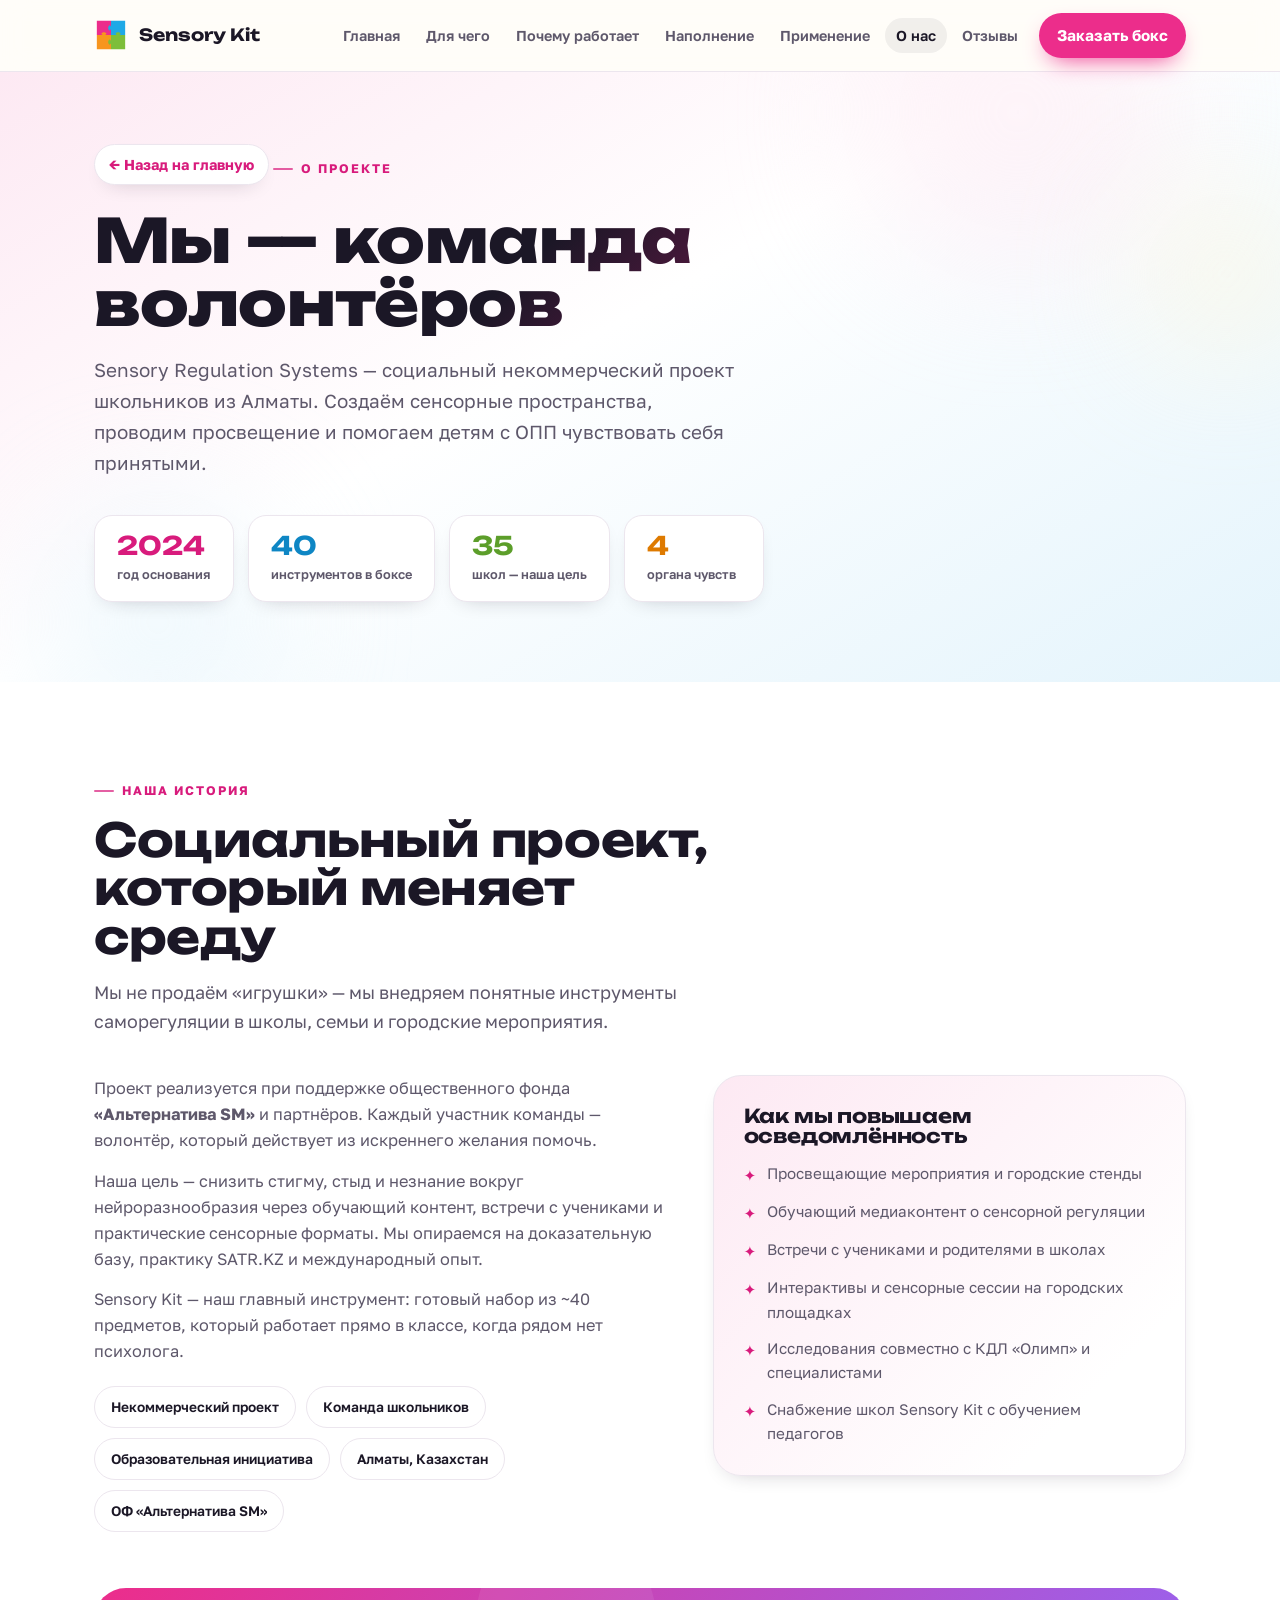
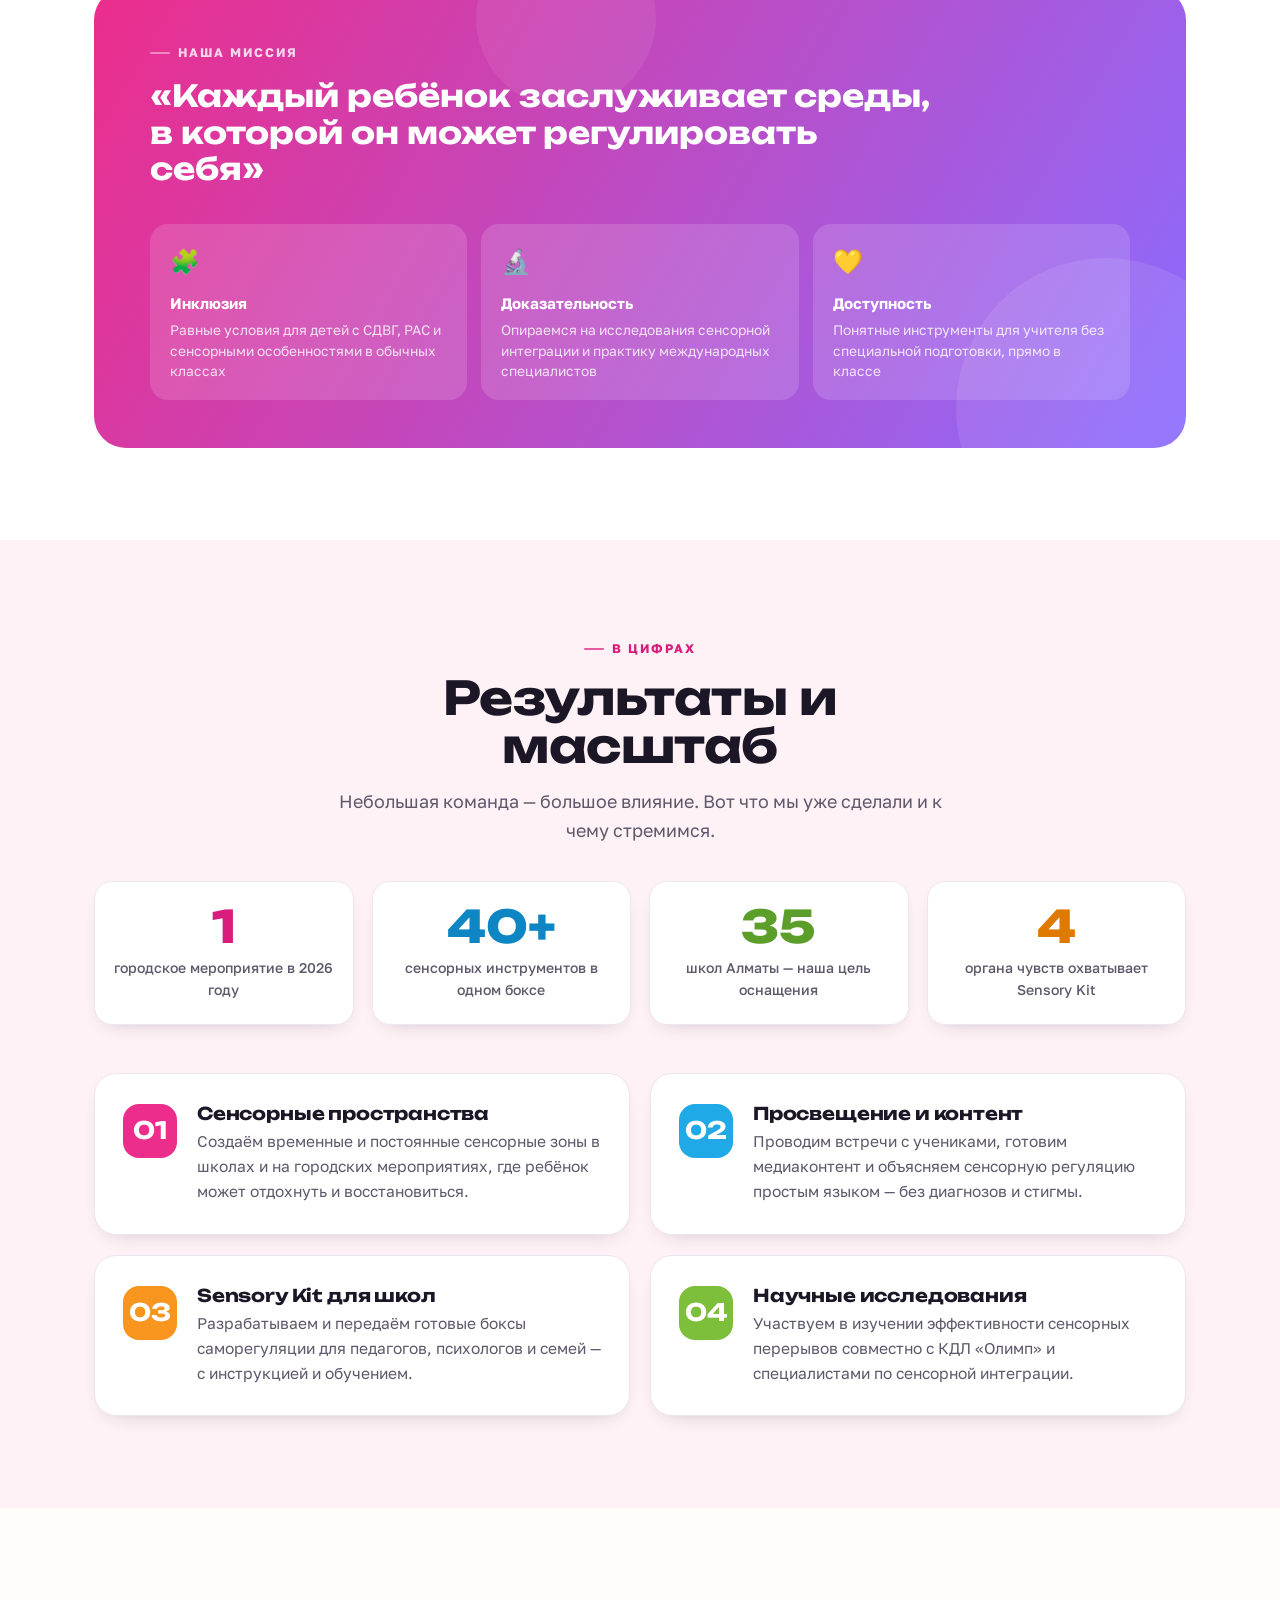
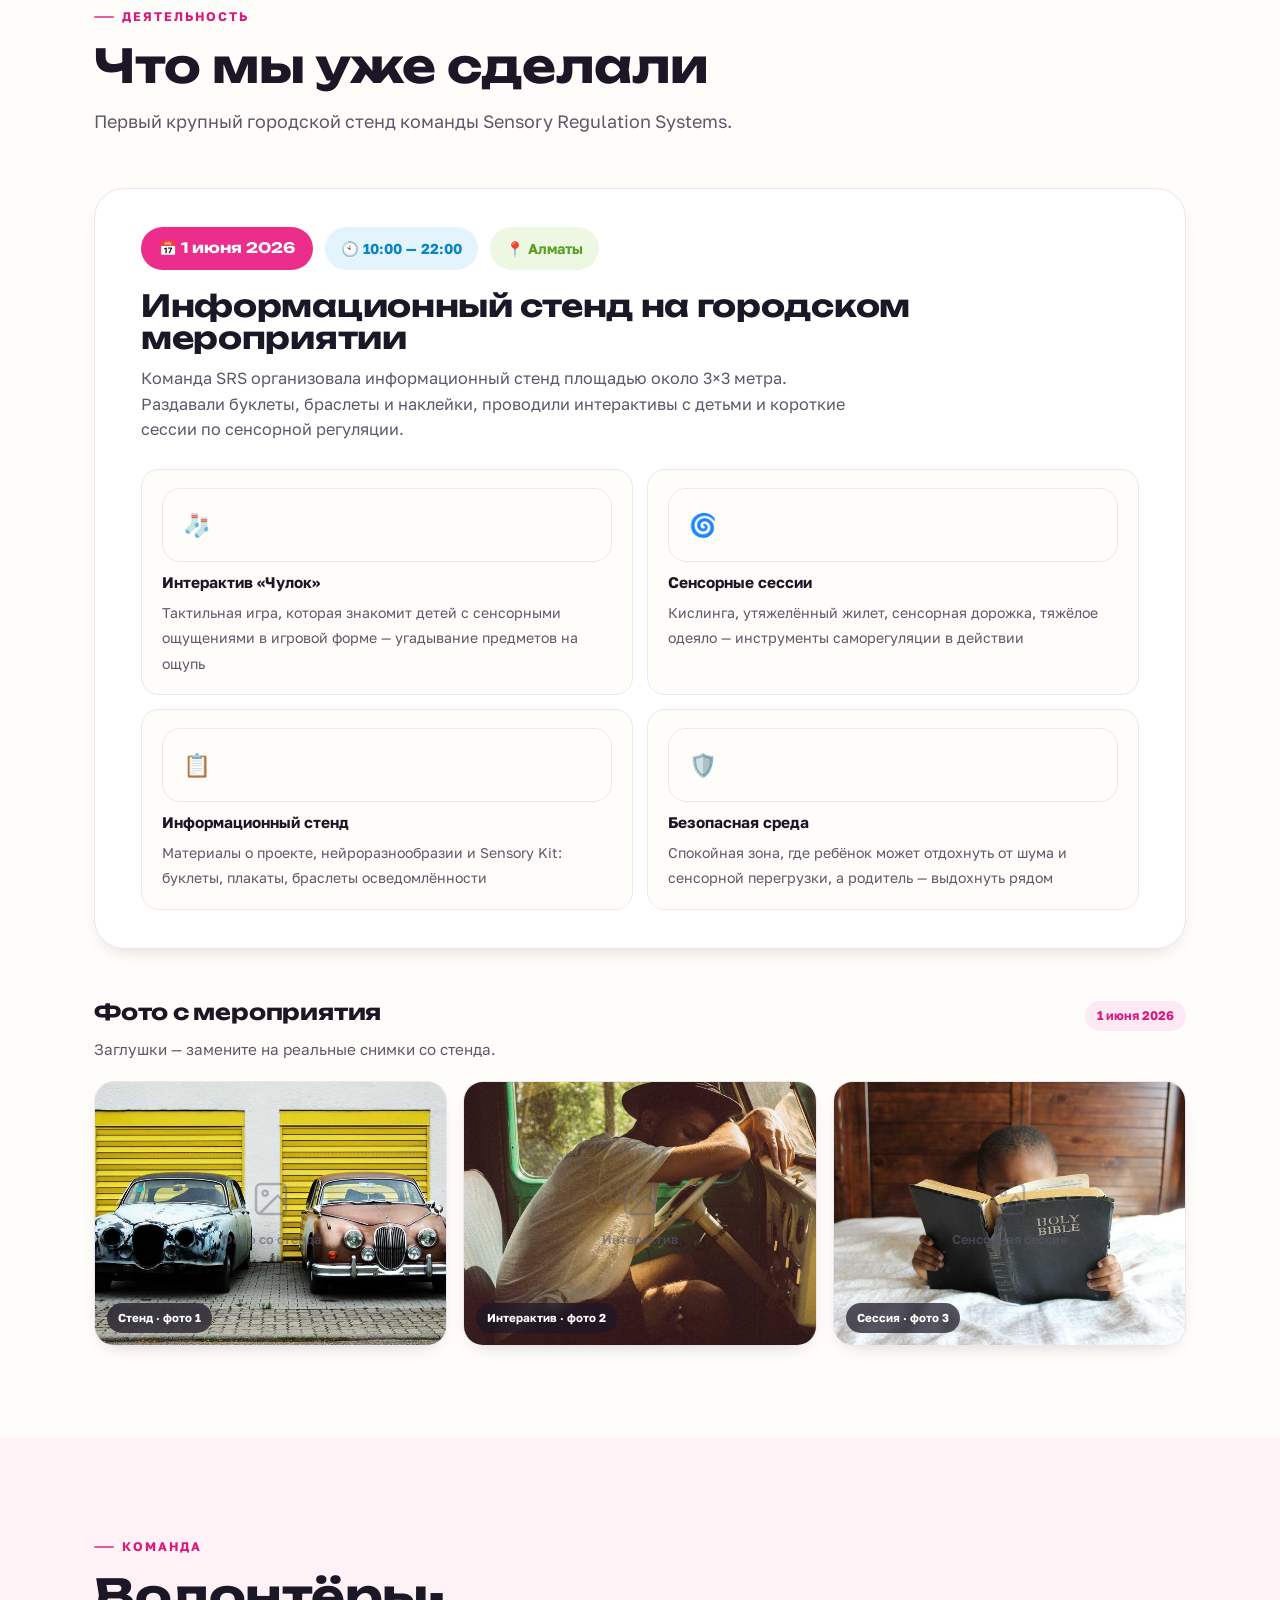
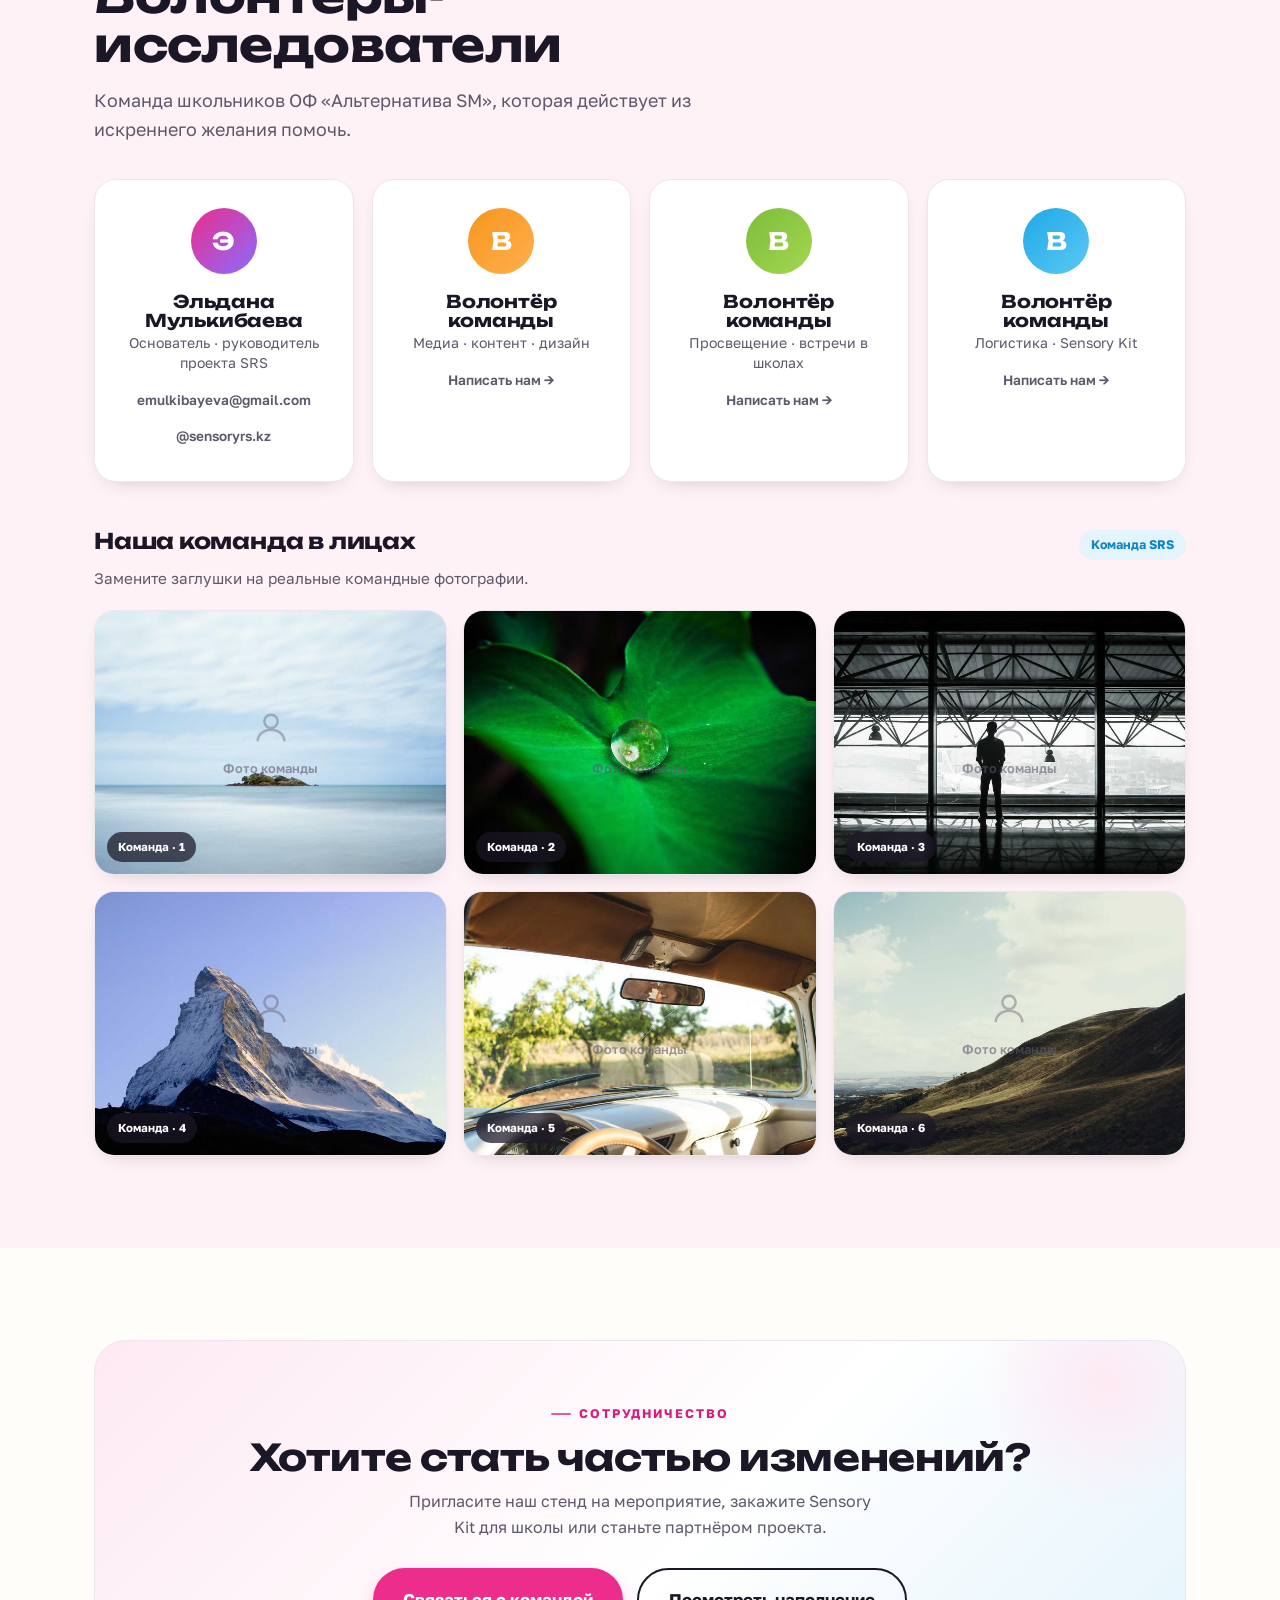
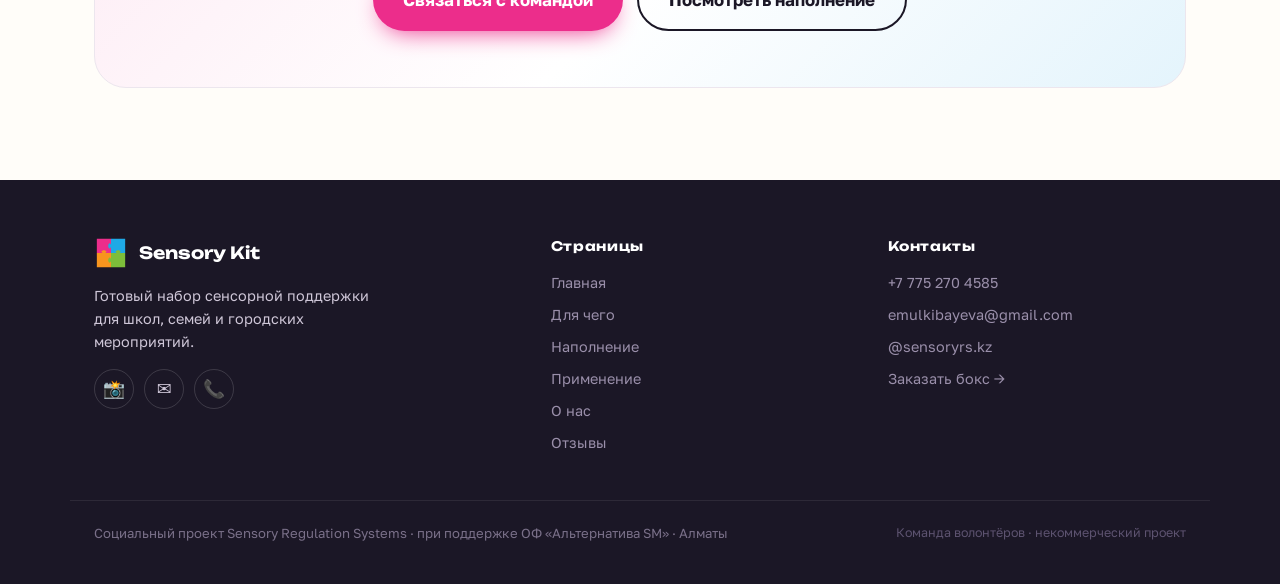
<file: o-nas.html>
<!DOCTYPE html>
<html lang="ru">
<head>
<meta charset="UTF-8">
<meta name="viewport" content="width=device-width, initial-scale=1.0">
<title>О нас — Sensory Regulation Systems</title>
<meta name="description" content="Команда волонтёров Sensory Regulation Systems — социальный проект по сенсорной поддержке детей в Алматы.">
<link rel="preconnect" href="https://fonts.googleapis.com">
<link rel="preconnect" href="https://fonts.gstatic.com" crossorigin>
<link href="https://fonts.googleapis.com/css2?family=Unbounded:wght@500;600;700;800&family=Golos+Text:wght@400;500;600;700&display=swap" rel="stylesheet">
<style>
:root{
  --pink:#EC2D8B; --pink-ink:#D81B7C; --pink-wash:#FDE9F3;
  --blue:#1FA9E6; --blue-ink:#0E86C4; --blue-wash:#E4F4FC;
  --orange:#F7951E; --orange-ink:#DE7A00; --orange-wash:#FEF0DD;
  --green:#7DBE3A; --green-ink:#5C9E2A; --green-wash:#EEF7E1;
  --yellow:#FFCE00; --violet:#8A6CFF;
  --ink:#1B1726; --muted:#5E586B; --hair:#ECE6EE;
  --bg:#FFFDF9; --card:#FFFFFF; --pinkbg:#FFF2F6;
  --r:22px;
  --shadow:0 18px 40px -22px rgba(27,23,38,.30);
  --shadow-sm:0 8px 22px -14px rgba(27,23,38,.32);
  --shadow-lg:0 28px 56px -24px rgba(27,23,38,.38);
  --maxw:1140px;
  --expo:cubic-bezier(0.16,1,0.3,1);
}
*{box-sizing:border-box;margin:0;padding:0}
html{scroll-behavior:smooth}
body{font-family:"Golos Text",system-ui,sans-serif;color:var(--ink);background:var(--bg);line-height:1.6;-webkit-font-smoothing:antialiased;overflow-x:hidden}
h1,h2,h3{font-family:"Unbounded",system-ui,sans-serif;line-height:1.05;letter-spacing:-.01em}
a{color:inherit;text-decoration:none}
img{max-width:100%;display:block}
.wrap{max-width:var(--maxw);margin:0 auto;padding:0 24px}
.section{padding:92px 0}
.eyebrow{font-weight:700;font-size:.78rem;letter-spacing:.16em;text-transform:uppercase;display:inline-flex;align-items:center;gap:8px}
.eyebrow::before{content:'';width:20px;height:2px;background:currentColor;border-radius:2px;opacity:.7;flex-shrink:0}

/* BUTTONS */
.btn{display:inline-flex;align-items:center;gap:8px;font-family:"Golos Text";font-weight:700;border-radius:999px;padding:12px 22px;font-size:.96rem;cursor:pointer;border:0;transition:transform .2s var(--expo),box-shadow .2s,background .2s;white-space:nowrap}
.btn:focus-visible{outline:3px solid var(--blue);outline-offset:3px}
.btn-primary{background:var(--pink);color:#fff;box-shadow:0 10px 24px -10px var(--pink)}
.btn-primary:hover{transform:translateY(-3px);box-shadow:0 18px 36px -10px var(--pink)}
.btn-ghost{background:transparent;color:var(--ink);border:2px solid var(--ink)}
.btn-ghost:hover{transform:translateY(-2px);background:var(--ink);color:#fff}
.btn-white{background:#fff;color:var(--ink);box-shadow:var(--shadow-sm)}
.btn-white:hover{transform:translateY(-2px);box-shadow:var(--shadow)}
.btn-lg{padding:16px 30px;font-size:1.06rem}

/* SCROLL PROGRESS */
#progress{position:fixed;top:0;left:0;height:3px;width:0%;z-index:200;background:linear-gradient(90deg,var(--pink),var(--violet),var(--blue));border-radius:0 2px 2px 0;pointer-events:none}

/* NAV */
.nav{position:sticky;top:0;z-index:100;backdrop-filter:saturate(160%) blur(14px);-webkit-backdrop-filter:saturate(160%) blur(14px);background:rgba(255,253,249,.88);border-bottom:1px solid var(--hair);transition:box-shadow .3s}
.nav.scrolled{box-shadow:0 4px 24px -8px rgba(27,23,38,.14)}
.nav-in{max-width:var(--maxw);margin:0 auto;padding:13px 24px;display:flex;align-items:center;gap:20px}
.brand-mark{display:flex;align-items:center;gap:11px;font-family:"Unbounded";font-weight:700;font-size:1.05rem;transition:opacity .2s}
.brand-mark:hover{opacity:.8}
.brand-mark svg{width:34px;height:34px;flex:none}
.nav-links{display:flex;gap:4px;margin-left:auto;align-items:center}
.nav-links a:not(.btn){font-weight:600;font-size:.9rem;color:var(--muted);padding:6px 11px;border-radius:99px;transition:background .18s,color .18s}
.nav-links a:not(.btn):hover{color:var(--ink);background:rgba(27,23,38,.06)}
.nav-links a.active{color:var(--ink);background:rgba(27,23,38,.06)}
.nav .btn{padding:10px 18px;margin-left:6px}

/* BURGER */
.burger{display:none;margin-left:auto;background:none;border:0;cursor:pointer;padding:6px;border-radius:10px;transition:background .18s}
.burger:hover{background:rgba(27,23,38,.06)}
.burger span{display:block;width:24px;height:2px;background:var(--ink);border-radius:2px;margin:5px 0;transition:transform .3s var(--expo),opacity .2s,margin .3s var(--expo)}
.burger.open span:nth-child(1){transform:translateY(7px) rotate(45deg)}
.burger.open span:nth-child(2){opacity:0;transform:scaleX(0)}
.burger.open span:nth-child(3){transform:translateY(-7px) rotate(-45deg)}

/* PAGE HERO */
.page-hero{position:relative;overflow:hidden;background:linear-gradient(150deg,var(--pink-wash) 0%,#fff 45%,var(--blue-wash) 100%);padding:72px 0 80px}
.hero-blob{position:absolute;border-radius:50%;filter:blur(65px);opacity:.5;pointer-events:none;animation:blob 10s ease-in-out infinite}
.hb1{width:320px;height:320px;background:var(--pink-wash);top:-120px;right:8%;animation-delay:0s}
.hb2{width:240px;height:240px;background:var(--blue-wash);bottom:-60px;left:3%;animation-delay:-4s}
.hb3{width:160px;height:160px;background:#FFF5D6;top:20%;right:-2%;animation-delay:-7s}
@keyframes blob{0%,100%{transform:translateY(0) scale(1)}50%{transform:translateY(-18px) scale(1.05)}}
.page-hero-in{max-width:var(--maxw);margin:0 auto;padding:0 24px;position:relative;z-index:1}
.back-link{display:inline-flex;align-items:center;gap:7px;font-weight:700;font-size:.9rem;color:var(--pink-ink);margin-bottom:24px;padding:8px 14px;background:#fff;border-radius:999px;box-shadow:var(--shadow-sm);border:1px solid var(--hair);transition:transform .2s var(--expo),box-shadow .2s}
.back-link:hover{transform:translateX(-3px);box-shadow:var(--shadow)}
.page-hero .eyebrow{color:var(--pink-ink);margin-bottom:12px}
.page-hero h1{font-size:clamp(2.4rem,5.5vw,3.8rem);font-weight:800;margin-bottom:.3em;background:linear-gradient(135deg,var(--ink) 40%,var(--pink-ink));-webkit-background-clip:text;-webkit-text-fill-color:transparent;background-clip:text}
.page-hero .lead{font-size:1.18rem;color:var(--muted);max-width:54ch;margin-bottom:36px;line-height:1.65}
.hero-stats{display:flex;flex-wrap:wrap;gap:14px}
.hstat{background:#fff;border:1px solid var(--hair);border-radius:18px;padding:16px 22px;box-shadow:var(--shadow-sm);display:flex;flex-direction:column;min-width:140px;transition:transform .25s var(--expo),box-shadow .25s}
.hstat:hover{transform:translateY(-4px);box-shadow:var(--shadow)}
.hstat b{font-family:"Unbounded";font-weight:700;font-size:1.6rem;line-height:1.1;display:block}
.hstat span{font-size:.8rem;color:var(--muted);font-weight:600;margin-top:4px;display:block}
.hstat:nth-child(1) b{color:var(--pink-ink)}
.hstat:nth-child(2) b{color:var(--blue-ink)}
.hstat:nth-child(3) b{color:var(--green-ink)}
.hstat:nth-child(4) b{color:var(--orange-ink)}

/* SECTION HEADS */
.shead{max-width:64ch}
.shead .eyebrow{color:var(--muted)}
.shead h2{font-size:clamp(2rem,4.4vw,2.9rem);font-weight:700;margin:.32em 0 .35em}
.shead p{color:var(--muted);font-size:1.12rem;max-width:58ch}
.shead.center{margin:0 auto;text-align:center}
.shead.center p{margin-left:auto;margin-right:auto}

/* ABOUT INTRO */
.about-intro{display:grid;grid-template-columns:1.1fr .9fr;gap:40px;align-items:start;margin-top:40px}
.about-copy p{color:var(--muted);margin-bottom:14px;font-size:1.02rem}
.about-pills{display:flex;flex-wrap:wrap;gap:10px;margin-top:22px}
.about-pills span{background:#fff;border:1px solid var(--hair);border-radius:999px;padding:9px 16px;font-weight:600;font-size:.86rem;transition:border-color .2s,color .2s,transform .2s var(--expo)}
.about-pills span:hover{border-color:var(--pink);color:var(--pink-ink);transform:translateY(-2px)}
.about-card{background:linear-gradient(135deg,var(--pink-wash) 0%,#fff 80%);border:1px solid var(--hair);border-radius:28px;padding:30px;box-shadow:var(--shadow-sm)}
.about-card h3{font-size:1.2rem;font-weight:700;margin-bottom:14px}
.about-card ul{list-style:none;display:grid;gap:12px}
.about-card li{display:flex;gap:11px;color:var(--muted);font-size:.95rem;align-items:flex-start}
.about-card li::before{content:"✦";color:var(--pink-ink);font-weight:700;flex-shrink:0;margin-top:2px}

/* MISSION BANNER */
.mission-banner{margin-top:56px;background:linear-gradient(120deg,var(--pink) 0%,var(--violet) 100%);border-radius:32px;padding:48px clamp(28px,5vw,56px);color:#fff;position:relative;overflow:hidden}
.mission-banner::before{content:'';position:absolute;width:300px;height:300px;border-radius:50%;background:rgba(255,255,255,.09);right:-70px;bottom:-110px;pointer-events:none}
.mission-banner::after{content:'';position:absolute;width:180px;height:180px;border-radius:50%;background:rgba(255,255,255,.07);left:35%;top:-60px;pointer-events:none}
.mission-banner .eyebrow{color:rgba(255,255,255,.8);position:relative;z-index:1}
.mission-banner .eyebrow::before{background:rgba(255,255,255,.6)}
.mission-banner blockquote{font-family:"Unbounded";font-weight:700;font-size:clamp(1.3rem,3vw,1.9rem);color:#fff;margin:.5em 0 1.2em;max-width:28ch;line-height:1.2;position:relative;z-index:1}
.mission-vals{display:grid;grid-template-columns:repeat(3,1fr);gap:14px;position:relative;z-index:1}
.mval{background:rgba(255,255,255,.14);border-radius:18px;padding:18px 20px;transition:background .2s,transform .25s var(--expo)}
.mval:hover{background:rgba(255,255,255,.22);transform:translateY(-3px)}
.mval .mico{font-size:1.5rem;margin-bottom:10px}
.mval h4{font-size:.95rem;font-weight:700;color:#fff;margin-bottom:5px}
.mval p{font-size:.86rem;color:rgba(255,255,255,.82);line-height:1.5}

/* EVENT BLOCK */
.event-block{margin-top:52px;background:var(--card);border:1px solid var(--hair);border-radius:30px;padding:38px clamp(24px,4vw,46px);box-shadow:var(--shadow-sm)}
.event-top{display:flex;flex-wrap:wrap;gap:12px;align-items:center;margin-bottom:20px}
.event-date{background:var(--pink);color:#fff;font-family:"Unbounded";font-weight:700;font-size:.9rem;padding:10px 18px;border-radius:999px;display:inline-flex;align-items:center;gap:7px}
.event-time{background:var(--blue-wash);color:var(--blue-ink);font-weight:700;font-size:.9rem;padding:10px 16px;border-radius:999px;display:inline-flex;align-items:center;gap:7px}
.event-place{background:var(--green-wash);color:var(--green-ink);font-weight:700;font-size:.9rem;padding:10px 16px;border-radius:999px;display:inline-flex;align-items:center;gap:7px}
.event-block h3{font-size:clamp(1.4rem,3vw,1.9rem);font-weight:700;margin-bottom:12px}
.event-block>p{color:var(--muted);max-width:72ch;margin-bottom:26px;font-size:1.01rem}
.event-grid{display:grid;grid-template-columns:repeat(2,1fr);gap:14px}
.event-grid div{background:var(--bg);border:1px solid var(--hair);border-radius:18px;padding:18px 20px;transition:transform .2s var(--expo),box-shadow .2s,border-color .2s}
.event-grid div:hover{transform:translateY(-3px);box-shadow:var(--shadow-sm);border-color:transparent}
.event-grid .eico{font-size:1.4rem;margin-bottom:8px}
.event-grid b{display:block;font-size:.96rem;font-weight:700;margin-bottom:5px}
.event-grid span{color:var(--muted);font-size:.88rem;line-height:1.5}

/* PHOTO BLOCKS */
.photo-block{margin-top:52px}
.photo-block-head{display:flex;align-items:baseline;justify-content:space-between;gap:14px;margin-bottom:6px;flex-wrap:wrap}
.photo-block-head h3{font-size:1.35rem;font-weight:700}
.photo-block-head .tag{background:var(--pink-wash);color:var(--pink-ink);font-weight:700;font-size:.78rem;padding:5px 12px;border-radius:999px}
.photo-block>p{color:var(--muted);font-size:.95rem;margin-bottom:20px}
.photo-grid{display:grid;grid-template-columns:repeat(3,1fr);gap:16px}
.photo-grid.wide{grid-template-columns:repeat(3,1fr)}
.photo-slot{position:relative;border-radius:20px;overflow:hidden;background:linear-gradient(135deg,var(--pink-wash),var(--blue-wash));border:1px solid var(--hair);box-shadow:var(--shadow-sm);aspect-ratio:4/3;cursor:pointer}
.photo-slot img{width:100%;height:100%;object-fit:cover;display:block;transition:transform .5s var(--expo)}
.photo-slot:hover img{transform:scale(1.06)}
.photo-slot .ph-overlay{position:absolute;inset:0;background:linear-gradient(180deg,transparent 50%,rgba(27,23,38,.6));opacity:0;transition:opacity .3s}
.photo-slot:hover .ph-overlay{opacity:1}
.photo-slot .ph-label{position:absolute;left:12px;bottom:12px;background:rgba(27,23,38,.72);color:#fff;font-size:.72rem;font-weight:700;padding:6px 11px;border-radius:999px;backdrop-filter:blur(4px);transition:transform .3s var(--expo)}
.photo-slot:hover .ph-label{transform:translateY(-2px)}
.photo-slot .ph-placeholder{position:absolute;inset:0;display:flex;flex-direction:column;align-items:center;justify-content:center;gap:10px;color:var(--muted)}
.photo-slot .ph-placeholder svg{width:40px;height:40px;opacity:.4}
.photo-slot .ph-placeholder span{font-size:.8rem;font-weight:600;opacity:.6;text-align:center;padding:0 16px}

/* TEAM */
.team-section{margin-top:56px}
.team-section h3{font-size:1.5rem;font-weight:700;margin-bottom:8px}
.team-section>p{color:var(--muted);font-size:.97rem;margin-bottom:28px}
.team{display:grid;grid-template-columns:repeat(4,1fr);gap:18px}
.member{background:var(--card);border:1px solid var(--hair);border-radius:var(--r);padding:28px 22px;text-align:center;box-shadow:var(--shadow-sm);transition:transform .3s var(--expo),box-shadow .3s}
.member:hover{transform:translateY(-7px);box-shadow:var(--shadow)}
.member .av{width:66px;height:66px;border-radius:50%;margin:0 auto 18px;display:grid;place-items:center;font-family:"Unbounded";font-weight:700;font-size:1.5rem;color:#fff;transition:transform .4s var(--expo)}
.member:hover .av{transform:scale(1.12) rotate(-5deg)}
.member:nth-child(1) .av{background:linear-gradient(135deg,var(--pink),var(--violet))}
.member:nth-child(2) .av{background:linear-gradient(135deg,var(--orange),#ffb04d)}
.member:nth-child(3) .av{background:linear-gradient(135deg,var(--green),#a3d64f)}
.member:nth-child(4) .av{background:linear-gradient(135deg,var(--blue),#5bc8f5)}
.member h3{font-size:1.1rem;font-weight:700}
.member .role{color:var(--muted);font-size:.88rem;margin-bottom:12px;margin-top:4px;line-height:1.4}
.member .contact-row{display:flex;flex-direction:column;gap:5px;margin-top:10px}
.member .contact-row a{font-size:.85rem;font-weight:600;color:var(--muted);padding:5px 10px;border-radius:8px;transition:color .18s,background .18s}
.member .contact-row a:hover{color:var(--pink-ink);background:var(--pink-wash)}

/* FEAT GRID (why section) */
.feat-grid{display:grid;grid-template-columns:1fr 1fr;gap:20px;margin-top:48px}
.feat{background:#fff;border-radius:var(--r);padding:30px 28px;display:flex;gap:20px;align-items:flex-start;box-shadow:var(--shadow-sm);border:1px solid var(--hair);transition:transform .3s var(--expo),box-shadow .3s}
.feat:hover{transform:translateY(-5px);box-shadow:var(--shadow)}
.feat .num{font-family:"Unbounded";font-weight:700;font-size:1.5rem;flex:none;width:54px;height:54px;border-radius:16px;display:grid;place-items:center;color:#fff;transition:transform .4s var(--expo)}
.feat:hover .num{transform:scale(1.1) rotate(-5deg)}
.feat:nth-child(1) .num{background:var(--pink)}
.feat:nth-child(2) .num{background:var(--blue)}
.feat:nth-child(3) .num{background:var(--orange)}
.feat:nth-child(4) .num{background:var(--green)}
.feat h3{font-size:1.1rem;font-weight:700;margin-bottom:7px}
.feat p{color:var(--muted);font-size:.97rem}

/* PROOF ROW */
.proof-row{display:grid;grid-template-columns:repeat(4,1fr);gap:18px;margin-top:40px}
.proof{background:#fff;border:1px solid var(--hair);border-radius:18px;padding:22px 16px;box-shadow:var(--shadow-sm);text-align:center;transition:transform .25s var(--expo)}
.proof:hover{transform:translateY(-4px)}
.proof .big{font-family:"Unbounded";font-weight:800;font-size:clamp(2rem,4vw,2.8rem);line-height:1}
.proof:nth-child(1) .big{color:var(--pink-ink)}
.proof:nth-child(2) .big{color:var(--blue-ink)}
.proof:nth-child(3) .big{color:var(--green-ink)}
.proof:nth-child(4) .big{color:var(--orange-ink)}
.proof p{margin-top:8px;color:var(--muted);font-size:.88rem;font-weight:500}

/* CTA BOTTOM */
.cta-bottom{text-align:center;background:linear-gradient(135deg,var(--pink-wash) 0%,#fff 55%,var(--blue-wash) 100%);border-radius:32px;padding:56px 28px;position:relative;overflow:hidden;border:1px solid var(--hair)}
.cta-bottom::before{content:'';position:absolute;width:260px;height:260px;background:radial-gradient(circle,var(--pink-wash),transparent 70%);top:-90px;right:-50px;pointer-events:none}
.cta-bottom .eyebrow{color:var(--pink-ink);justify-content:center;margin-bottom:14px}
.cta-bottom h2{font-size:clamp(1.7rem,3.5vw,2.3rem);font-weight:700;margin-bottom:12px;position:relative}
.cta-bottom p{color:var(--muted);max-width:48ch;margin:0 auto 28px;position:relative}
.cta-btn-row{display:flex;flex-wrap:wrap;gap:14px;justify-content:center;position:relative}

/* FOOTER */
.foot{background:var(--ink);color:#cfc7d8;padding:56px 0 40px}
.foot-inner{max-width:var(--maxw);margin:0 auto;padding:0 24px;display:grid;grid-template-columns:1.4fr 1fr 1fr;gap:40px}
.foot-brand .brand-mark{margin-bottom:14px;color:#fff}
.foot-brand p{font-size:.9rem;max-width:32ch;margin-bottom:16px}
.foot-social{display:flex;gap:10px}
.foot-social a{width:40px;height:40px;border-radius:50%;border:1px solid rgba(255,255,255,.15);display:grid;place-items:center;font-size:1.1rem;transition:background .2s,border-color .2s,transform .2s}
.foot-social a:hover{background:rgba(255,255,255,.12);border-color:rgba(255,255,255,.3);transform:translateY(-2px)}
.foot-col h4{font-family:"Unbounded";font-weight:700;font-size:.82rem;color:#fff;margin-bottom:14px;letter-spacing:.05em}
.foot-col a{display:block;font-size:.9rem;color:#9a8faa;margin-bottom:9px;transition:color .18s}
.foot-col a:hover{color:#fff}
.foot-bottom{max-width:var(--maxw);margin:36px auto 0;padding:22px 24px 0;border-top:1px solid rgba(255,255,255,.08);display:flex;justify-content:space-between;align-items:center;flex-wrap:wrap;gap:12px}
.foot-bottom p{font-size:.82rem;color:#7a7089}
.foot-bottom .legal{font-size:.78rem;color:#5d5370}

/* BACK TO TOP */
#btt{position:fixed;bottom:28px;right:24px;width:46px;height:46px;background:linear-gradient(135deg,var(--pink),var(--violet));color:#fff;border-radius:50%;display:grid;place-items:center;box-shadow:0 8px 22px -6px var(--pink);cursor:pointer;border:0;opacity:0;transform:translateY(14px) scale(.9);transition:opacity .35s var(--expo),transform .35s var(--expo);z-index:90;font-size:1.1rem;font-weight:700}
#btt.visible{opacity:1;transform:none}
#btt:hover{transform:translateY(-3px) scale(1.08)}

/* REVEAL */
.reveal{opacity:0;transform:translateY(26px);transition:opacity .75s var(--expo),transform .75s var(--expo)}
.reveal.in{opacity:1;transform:none}
.reveal[data-d="1"]{transition-delay:.08s}
.reveal[data-d="2"]{transition-delay:.16s}
.reveal[data-d="3"]{transition-delay:.24s}
.reveal[data-d="4"]{transition-delay:.32s}

/* RESPONSIVE */
@media(max-width:960px){
  .mission-vals{grid-template-columns:1fr 1fr}
  .about-intro{grid-template-columns:1fr}
  .team{grid-template-columns:repeat(2,1fr)}
  .photo-grid{grid-template-columns:repeat(2,1fr)}
  .photo-grid.wide{grid-template-columns:repeat(2,1fr)}
  .proof-row{grid-template-columns:repeat(2,1fr)}
  .feat-grid{grid-template-columns:1fr}
  .foot-inner{grid-template-columns:1fr 1fr;gap:30px}
  .foot-brand{grid-column:1/-1}
  .nav-links{display:none}
  .nav-links.open{display:flex;position:absolute;top:100%;left:0;right:0;flex-direction:column;background:rgba(255,253,249,.97);padding:18px 24px;gap:6px;border-bottom:1px solid var(--hair);box-shadow:0 12px 28px -10px rgba(27,23,38,.14)}
  .nav-links.open a:not(.btn){padding:10px 14px}
  .nav-links .btn{margin-left:0;margin-top:4px}
  .burger{display:block}
}
@media(max-width:600px){
  .section{padding:64px 0}
  .mission-vals{grid-template-columns:1fr}
  .event-grid{grid-template-columns:1fr}
  .team{grid-template-columns:1fr 1fr}
  .photo-grid,.photo-grid.wide{grid-template-columns:1fr 1fr}
  .proof-row{grid-template-columns:repeat(2,1fr)}
  .foot-inner{grid-template-columns:1fr}
  .foot-bottom{flex-direction:column;text-align:center}
  .hero-stats{flex-direction:column}
  .hstat{min-width:0}
}
@media(max-width:400px){
  .team{grid-template-columns:1fr}
  .photo-grid,.photo-grid.wide{grid-template-columns:1fr}
}
@media(prefers-reduced-motion:reduce){
  html{scroll-behavior:auto}
  *,*::before,*::after{animation:none!important;transition:none!important}
  .reveal{opacity:1!important;transform:none!important}
}
</style>
</head>
<body>

<div id="progress"></div>

<!-- NAV -->
<header class="nav" id="navbar">
  <div class="nav-in">
    <a class="brand-mark" href="sensory-kit.html" aria-label="Sensory Kit — на главную">
      <svg viewBox="0 0 240 240" aria-hidden="true">
        <path d="M 20 20 L 120 20 L 120 58 C 120 65 126.4 50 129.2 52 C 135.6 53 140 62 140 70 C 140 78 135.6 87 129.2 88 C 126.4 90 120 75 120 82 L 120 120 L 82 120 C 75 120 90 126.4 88 129.2 C 87 135.6 78 140 70 140 C 62 140 53 135.6 52 129.2 C 50 126.4 65 120 58 120 L 20 120 Z" fill="#EC2D8B"/>
        <path d="M 120 20 L 220 20 L 220 120 L 182 120 C 175 120 190 126.4 188 129.2 C 187 135.6 178 140 170 140 C 162 140 153 135.6 152 129.2 C 150 126.4 165 120 158 120 L 120 120 L 120 82 C 120 75 113.6 90 110.8 88 C 104.4 87 100 78 100 70 C 100 62 104.4 53 110.8 52 C 113.6 50 120 65 120 58 Z" fill="#1FA9E6"/>
        <path d="M 20 120 L 58 120 C 65 120 50 113.6 52 110.8 C 53 104.4 62 100 70 100 C 78 100 87 104.4 88 110.8 C 90 113.6 75 120 82 120 L 120 120 L 120 158 C 120 165 126.4 150 129.2 152 C 135.6 153 140 162 140 170 C 140 178 135.6 187 129.2 188 C 126.4 190 120 175 120 182 L 120 220 L 20 220 Z" fill="#F7951E"/>
        <path d="M 120 120 L 158 120 C 165 120 150 113.6 152 110.8 C 153 104.4 162 100 170 100 C 178 100 187 104.4 188 110.8 C 190 113.6 175 120 182 120 L 220 120 L 220 220 L 120 220 L 120 182 C 120 175 113.6 190 110.8 188 C 104.4 187 100 178 100 170 C 100 162 104.4 153 110.8 152 C 113.6 150 120 165 120 158 Z" fill="#7DBE3A"/>
      </svg>
      Sensory&nbsp;Kit
    </a>
    <nav class="nav-links" id="navLinks">
      <a href="sensory-kit.html#top">Главная</a>
      <a href="sensory-kit.html#dlya-chego">Для чего</a>
      <a href="sensory-kit.html#pochemu">Почему работает</a>
      <a href="podrobnee.html">Наполнение</a>
      <a href="sensory-kit.html#primenenie">Применение</a>
      <a href="o-nas.html" class="active">О нас</a>
      <a href="otzyvy.html">Отзывы</a>
      <a class="btn btn-primary" href="sensory-kit.html#kontakty">Заказать бокс</a>
    </nav>
    <button class="burger" id="burger" aria-label="Меню" aria-expanded="false">
      <span></span><span></span><span></span>
    </button>
  </div>
</header>

<main>

<!-- PAGE HERO -->
<section class="page-hero">
  <div class="hero-blob hb1"></div>
  <div class="hero-blob hb2"></div>
  <div class="hero-blob hb3"></div>
  <div class="page-hero-in">
    <a class="back-link reveal" href="sensory-kit.html">← Назад на главную</a>
    <span class="eyebrow reveal" style="color:var(--pink-ink)">О проекте</span>
    <h1 class="reveal">Мы — команда<br>волонтёров</h1>
    <p class="lead reveal">Sensory Regulation Systems — социальный некоммерческий проект школьников из Алматы. Создаём сенсорные пространства, проводим просвещение и помогаем детям с ОПП чувствовать себя принятыми.</p>
    <div class="hero-stats">
      <div class="hstat reveal" data-d="1">
        <b class="count" data-to="2024">—</b>
        <span>год основания</span>
      </div>
      <div class="hstat reveal" data-d="2">
        <b class="count" data-to="40">0</b>
        <span>инструментов в боксе</span>
      </div>
      <div class="hstat reveal" data-d="3">
        <b class="count" data-to="35">0</b>
        <span>школ — наша цель</span>
      </div>
      <div class="hstat reveal" data-d="4">
        <b class="count" data-to="4">0</b>
        <span>органа чувств</span>
      </div>
    </div>
  </div>
</section>

<!-- О ПРОЕКТЕ -->
<section class="section" id="o-nas" style="background:#fff">
  <div class="wrap">
    <div class="shead reveal">
      <span class="eyebrow" style="color:var(--pink-ink)">Наша история</span>
      <h2>Социальный проект, который меняет среду</h2>
      <p>Мы не продаём «игрушки» — мы внедряем понятные инструменты саморегуляции в школы, семьи и городские мероприятия.</p>
    </div>

    <div class="about-intro reveal">
      <div class="about-copy">
        <p>Проект реализуется при поддержке общественного фонда <b>«Альтернатива SM»</b> и партнёров. Каждый участник команды — волонтёр, который действует из искреннего желания помочь.</p>
        <p>Наша цель — снизить стигму, стыд и незнание вокруг нейроразнообразия через обучающий контент, встречи с учениками и практические сенсорные форматы. Мы опираемся на доказательную базу, практику SATR.KZ и международный опыт.</p>
        <p>Sensory Kit — наш главный инструмент: готовый набор из ~40 предметов, который работает прямо в классе, когда рядом нет психолога.</p>
        <div class="about-pills">
          <span>Некоммерческий проект</span>
          <span>Команда школьников</span>
          <span>Образовательная инициатива</span>
          <span>Алматы, Казахстан</span>
          <span>ОФ «Альтернатива SM»</span>
        </div>
      </div>
      <div class="about-card">
        <h3>Как мы повышаем осведомлённость</h3>
        <ul>
          <li>Просвещающие мероприятия и городские стенды</li>
          <li>Обучающий медиаконтент о сенсорной регуляции</li>
          <li>Встречи с учениками и родителями в школах</li>
          <li>Интерактивы и сенсорные сессии на городских площадках</li>
          <li>Исследования совместно с КДЛ «Олимп» и специалистами</li>
          <li>Снабжение школ Sensory Kit с обучением педагогов</li>
        </ul>
      </div>
    </div>

    <!-- MISSION BANNER -->
    <div class="mission-banner reveal">
      <span class="eyebrow">Наша миссия</span>
      <blockquote>«Каждый ребёнок заслуживает среды, в которой он может регулировать себя»</blockquote>
      <div class="mission-vals">
        <div class="mval">
          <div class="mico">🧩</div>
          <h4>Инклюзия</h4>
          <p>Равные условия для детей с СДВГ, РАС и сенсорными особенностями в обычных классах</p>
        </div>
        <div class="mval">
          <div class="mico">🔬</div>
          <h4>Доказательность</h4>
          <p>Опираемся на исследования сенсорной интеграции и практику международных специалистов</p>
        </div>
        <div class="mval">
          <div class="mico">💛</div>
          <h4>Доступность</h4>
          <p>Понятные инструменты для учителя без специальной подготовки, прямо в классе</p>
        </div>
      </div>
    </div>
  </div>
</section>

<!-- ДЕЯТЕЛЬНОСТЬ — СТАТИСТИКА -->
<section class="section" style="background:var(--pinkbg)">
  <div class="wrap">
    <div class="shead center reveal">
      <span class="eyebrow" style="color:var(--pink-ink)">В цифрах</span>
      <h2>Результаты и масштаб</h2>
      <p>Небольшая команда — большое влияние. Вот что мы уже сделали и к чему стремимся.</p>
    </div>
    <div class="proof-row" style="margin-top:36px">
      <div class="proof reveal" data-d="1">
        <div class="big"><span class="count" data-to="1">0</span></div>
        <p>городское мероприятие в 2026 году</p>
      </div>
      <div class="proof reveal" data-d="2">
        <div class="big"><span class="count" data-to="40">0</span>+</div>
        <p>сенсорных инструментов в одном боксе</p>
      </div>
      <div class="proof reveal" data-d="3">
        <div class="big"><span class="count" data-to="35">0</span></div>
        <p>школ Алматы — наша цель оснащения</p>
      </div>
      <div class="proof reveal" data-d="4">
        <div class="big"><span class="count" data-to="4">0</span></div>
        <p>органа чувств охватывает Sensory Kit</p>
      </div>
    </div>

    <div class="feat-grid">
      <div class="feat reveal" data-d="1">
        <div class="num">01</div>
        <div>
          <h3>Сенсорные пространства</h3>
          <p>Создаём временные и постоянные сенсорные зоны в школах и на городских мероприятиях, где ребёнок может отдохнуть и восстановиться.</p>
        </div>
      </div>
      <div class="feat reveal" data-d="2">
        <div class="num">02</div>
        <div>
          <h3>Просвещение и контент</h3>
          <p>Проводим встречи с учениками, готовим медиаконтент и объясняем сенсорную регуляцию простым языком — без диагнозов и стигмы.</p>
        </div>
      </div>
      <div class="feat reveal" data-d="1">
        <div class="num">03</div>
        <div>
          <h3>Sensory Kit для школ</h3>
          <p>Разрабатываем и передаём готовые боксы саморегуляции для педагогов, психологов и семей — с инструкцией и обучением.</p>
        </div>
      </div>
      <div class="feat reveal" data-d="2">
        <div class="num">04</div>
        <div>
          <h3>Научные исследования</h3>
          <p>Участвуем в изучении эффективности сенсорных перерывов совместно с КДЛ «Олимп» и специалистами по сенсорной интеграции.</p>
        </div>
      </div>
    </div>
  </div>
</section>

<!-- МЕРОПРИЯТИЕ -->
<section class="section" id="meropriyatie">
  <div class="wrap">
    <div class="shead reveal">
      <span class="eyebrow" style="color:var(--pink-ink)">Деятельность</span>
      <h2>Что мы уже сделали</h2>
      <p>Первый крупный городской стенд команды Sensory Regulation Systems.</p>
    </div>

    <div class="event-block reveal">
      <div class="event-top">
        <span class="event-date">📅 1 июня 2026</span>
        <span class="event-time">🕙 10:00 — 22:00</span>
        <span class="event-place">📍 Алматы</span>
      </div>
      <h3>Информационный стенд на городском мероприятии</h3>
      <p>Команда SRS организовала информационный стенд площадью около 3×3 метра. Раздавали буклеты, браслеты и наклейки, проводили интерактивы с детьми и короткие сессии по сенсорной регуляции.</p>
      <div class="event-grid">
        <div>
          <div class="eico">🧦</div>
          <b>Интерактив «Чулок»</b>
          <span>Тактильная игра, которая знакомит детей с сенсорными ощущениями в игровой форме — угадывание предметов на ощупь</span>
        </div>
        <div>
          <div class="eico">🌀</div>
          <b>Сенсорные сессии</b>
          <span>Кислинга, утяжелённый жилет, сенсорная дорожка, тяжёлое одеяло — инструменты саморегуляции в действии</span>
        </div>
        <div>
          <div class="eico">📋</div>
          <b>Информационный стенд</b>
          <span>Материалы о проекте, нейроразнообразии и Sensory Kit: буклеты, плакаты, браслеты осведомлённости</span>
        </div>
        <div>
          <div class="eico">🛡️</div>
          <b>Безопасная среда</b>
          <span>Спокойная зона, где ребёнок может отдохнуть от шума и сенсорной перегрузки, а родитель — выдохнуть рядом</span>
        </div>
      </div>
    </div>

    <!-- ФОТО С МЕРОПРИЯТИЯ -->
    <div class="photo-block reveal">
      <div class="photo-block-head">
        <h3>Фото с мероприятия</h3>
        <span class="tag">1 июня 2026</span>
      </div>
      <p>Заглушки — замените на реальные снимки со стенда.</p>
      <div class="photo-grid">
        <figure class="photo-slot">
          <img src="images/event-1.jpg" alt="Фото со стенда" onerror="this.style.display='none'">
          <div class="ph-overlay"></div>
          <div class="ph-placeholder">
            <svg viewBox="0 0 24 24" fill="none" stroke="currentColor" stroke-width="1.5"><rect x="3" y="3" width="18" height="18" rx="3"/><circle cx="8.5" cy="8.5" r="1.5"/><path d="m21 15-5-5L5 21"/></svg>
            <span>Фото со стенда</span>
          </div>
          <span class="ph-label">Стенд · фото 1</span>
        </figure>
        <figure class="photo-slot">
          <img src="images/event-2.jpg" alt="Интерактив" onerror="this.style.display='none'">
          <div class="ph-overlay"></div>
          <div class="ph-placeholder">
            <svg viewBox="0 0 24 24" fill="none" stroke="currentColor" stroke-width="1.5"><rect x="3" y="3" width="18" height="18" rx="3"/><circle cx="8.5" cy="8.5" r="1.5"/><path d="m21 15-5-5L5 21"/></svg>
            <span>Интерактив</span>
          </div>
          <span class="ph-label">Интерактив · фото 2</span>
        </figure>
        <figure class="photo-slot">
          <img src="images/event-3.jpg" alt="Сессия" onerror="this.style.display='none'">
          <div class="ph-overlay"></div>
          <div class="ph-placeholder">
            <svg viewBox="0 0 24 24" fill="none" stroke="currentColor" stroke-width="1.5"><rect x="3" y="3" width="18" height="18" rx="3"/><circle cx="8.5" cy="8.5" r="1.5"/><path d="m21 15-5-5L5 21"/></svg>
            <span>Сенсорная сессия</span>
          </div>
          <span class="ph-label">Сессия · фото 3</span>
        </figure>
      </div>
    </div>
  </div>
</section>

<!-- КОМАНДА -->
<section class="section" id="komanda" style="background:var(--pinkbg)">
  <div class="wrap">
    <div class="shead reveal">
      <span class="eyebrow" style="color:var(--pink-ink)">Команда</span>
      <h2>Волонтёры-исследователи</h2>
      <p>Команда школьников ОФ «Альтернатива SM», которая действует из искреннего желания помочь.</p>
    </div>

    <div class="team" style="margin-top:36px">
      <div class="member reveal" data-d="1">
        <div class="av">Э</div>
        <h3>Эльдана Мулькибаева</h3>
        <div class="role">Основатель · руководитель проекта SRS</div>
        <div class="contact-row">
          <a href="mailto:emulkibayeva@gmail.com">emulkibayeva@gmail.com</a>
          <a href="https://www.instagram.com/sensoryrs.kz/" target="_blank" rel="noopener">@sensoryrs.kz</a>
        </div>
      </div>
      <div class="member reveal" data-d="2">
        <div class="av">В</div>
        <h3>Волонтёр команды</h3>
        <div class="role">Медиа · контент · дизайн</div>
        <div class="contact-row">
          <a href="sensory-kit.html#kontakty">Написать нам →</a>
        </div>
      </div>
      <div class="member reveal" data-d="3">
        <div class="av">В</div>
        <h3>Волонтёр команды</h3>
        <div class="role">Просвещение · встречи в школах</div>
        <div class="contact-row">
          <a href="sensory-kit.html#kontakty">Написать нам →</a>
        </div>
      </div>
      <div class="member reveal" data-d="4">
        <div class="av">В</div>
        <h3>Волонтёр команды</h3>
        <div class="role">Логистика · Sensory Kit</div>
        <div class="contact-row">
          <a href="sensory-kit.html#kontakty">Написать нам →</a>
        </div>
      </div>
    </div>

    <!-- ФОТО КОМАНДЫ -->
    <div class="photo-block reveal" style="margin-top:48px">
      <div class="photo-block-head">
        <h3>Наша команда в лицах</h3>
        <span class="tag" style="background:var(--blue-wash);color:var(--blue-ink)">Команда SRS</span>
      </div>
      <p>Замените заглушки на реальные командные фотографии.</p>
      <div class="photo-grid wide">
        <figure class="photo-slot">
          <img src="images/team-1.jpg" alt="Фото команды" onerror="this.style.display='none'">
          <div class="ph-overlay"></div>
          <div class="ph-placeholder">
            <svg viewBox="0 0 24 24" fill="none" stroke="currentColor" stroke-width="1.5"><circle cx="12" cy="8" r="4"/><path d="M4 20c0-4 3.6-7 8-7s8 3 8 7"/></svg>
            <span>Фото команды</span>
          </div>
          <span class="ph-label">Команда · 1</span>
        </figure>
        <figure class="photo-slot">
          <img src="images/team-2.jpg" alt="Фото команды" onerror="this.style.display='none'">
          <div class="ph-overlay"></div>
          <div class="ph-placeholder">
            <svg viewBox="0 0 24 24" fill="none" stroke="currentColor" stroke-width="1.5"><circle cx="12" cy="8" r="4"/><path d="M4 20c0-4 3.6-7 8-7s8 3 8 7"/></svg>
            <span>Фото команды</span>
          </div>
          <span class="ph-label">Команда · 2</span>
        </figure>
        <figure class="photo-slot">
          <img src="images/team-3.jpg" alt="Фото команды" onerror="this.style.display='none'">
          <div class="ph-overlay"></div>
          <div class="ph-placeholder">
            <svg viewBox="0 0 24 24" fill="none" stroke="currentColor" stroke-width="1.5"><circle cx="12" cy="8" r="4"/><path d="M4 20c0-4 3.6-7 8-7s8 3 8 7"/></svg>
            <span>Фото команды</span>
          </div>
          <span class="ph-label">Команда · 3</span>
        </figure>
        <figure class="photo-slot">
          <img src="images/team-4.jpg" alt="Фото команды" onerror="this.style.display='none'">
          <div class="ph-overlay"></div>
          <div class="ph-placeholder">
            <svg viewBox="0 0 24 24" fill="none" stroke="currentColor" stroke-width="1.5"><circle cx="12" cy="8" r="4"/><path d="M4 20c0-4 3.6-7 8-7s8 3 8 7"/></svg>
            <span>Фото команды</span>
          </div>
          <span class="ph-label">Команда · 4</span>
        </figure>
        <figure class="photo-slot">
          <img src="images/team-5.jpg" alt="Фото команды" onerror="this.style.display='none'">
          <div class="ph-overlay"></div>
          <div class="ph-placeholder">
            <svg viewBox="0 0 24 24" fill="none" stroke="currentColor" stroke-width="1.5"><circle cx="12" cy="8" r="4"/><path d="M4 20c0-4 3.6-7 8-7s8 3 8 7"/></svg>
            <span>Фото команды</span>
          </div>
          <span class="ph-label">Команда · 5</span>
        </figure>
        <figure class="photo-slot">
          <img src="images/team-6.jpg" alt="Фото команды" onerror="this.style.display='none'">
          <div class="ph-overlay"></div>
          <div class="ph-placeholder">
            <svg viewBox="0 0 24 24" fill="none" stroke="currentColor" stroke-width="1.5"><circle cx="12" cy="8" r="4"/><path d="M4 20c0-4 3.6-7 8-7s8 3 8 7"/></svg>
            <span>Фото команды</span>
          </div>
          <span class="ph-label">Команда · 6</span>
        </figure>
      </div>
    </div>
  </div>
</section>

<!-- CTA -->
<section class="section">
  <div class="wrap">
    <div class="cta-bottom reveal">
      <span class="eyebrow">Сотрудничество</span>
      <h2>Хотите стать частью изменений?</h2>
      <p>Пригласите наш стенд на мероприятие, закажите Sensory Kit для школы или станьте партнёром проекта.</p>
      <div class="cta-btn-row">
        <a class="btn btn-primary btn-lg" href="sensory-kit.html#kontakty">Связаться с командой</a>
        <a class="btn btn-ghost btn-lg" href="podrobnee.html">Посмотреть наполнение</a>
      </div>
    </div>
  </div>
</section>

</main>

<!-- FOOTER -->
<footer class="foot">
  <div class="foot-inner">
    <div class="foot-brand">
      <a class="brand-mark" href="sensory-kit.html" aria-label="Sensory Kit">
        <svg viewBox="0 0 240 240" width="34" height="34" aria-hidden="true">
          <path d="M 20 20 L 120 20 L 120 58 C 120 65 126.4 50 129.2 52 C 135.6 53 140 62 140 70 C 140 78 135.6 87 129.2 88 C 126.4 90 120 75 120 82 L 120 120 L 82 120 C 75 120 90 126.4 88 129.2 C 87 135.6 78 140 70 140 C 62 140 53 135.6 52 129.2 C 50 126.4 65 120 58 120 L 20 120 Z" fill="#EC2D8B"/>
          <path d="M 120 20 L 220 20 L 220 120 L 182 120 C 175 120 190 126.4 188 129.2 C 187 135.6 178 140 170 140 C 162 140 153 135.6 152 129.2 C 150 126.4 165 120 158 120 L 120 120 L 120 82 C 120 75 113.6 90 110.8 88 C 104.4 87 100 78 100 70 C 100 62 104.4 53 110.8 52 C 113.6 50 120 65 120 58 Z" fill="#1FA9E6"/>
          <path d="M 20 120 L 58 120 C 65 120 50 113.6 52 110.8 C 53 104.4 62 100 70 100 C 78 100 87 104.4 88 110.8 C 90 113.6 75 120 82 120 L 120 120 L 120 158 C 120 165 126.4 150 129.2 152 C 135.6 153 140 162 140 170 C 140 178 135.6 187 129.2 188 C 126.4 190 120 175 120 182 L 120 220 L 20 220 Z" fill="#F7951E"/>
          <path d="M 120 120 L 158 120 C 165 120 150 113.6 152 110.8 C 153 104.4 162 100 170 100 C 178 100 187 104.4 188 110.8 C 190 113.6 175 120 182 120 L 220 120 L 220 220 L 120 220 L 120 182 C 120 175 113.6 190 110.8 188 C 104.4 187 100 178 100 170 C 100 162 104.4 153 110.8 152 C 113.6 150 120 165 120 158 Z" fill="#7DBE3A"/>
        </svg>
        Sensory Kit
      </a>
      <p>Готовый набор сенсорной поддержки для школ, семей и городских мероприятий.</p>
      <div class="foot-social">
        <a href="https://www.instagram.com/sensoryrs.kz/" target="_blank" rel="noopener" title="Instagram">📸</a>
        <a href="mailto:emulkibayeva@gmail.com" title="Email">✉️</a>
        <a href="tel:+77752704585" title="Телефон">📞</a>
      </div>
    </div>
    <div class="foot-col">
      <h4>Страницы</h4>
      <a href="sensory-kit.html">Главная</a>
      <a href="sensory-kit.html#dlya-chego">Для чего</a>
      <a href="podrobnee.html">Наполнение</a>
      <a href="sensory-kit.html#primenenie">Применение</a>
      <a href="o-nas.html">О нас</a>
      <a href="otzyvy.html">Отзывы</a>
    </div>
    <div class="foot-col">
      <h4>Контакты</h4>
      <a href="tel:+77752704585">+7 775 270 4585</a>
      <a href="mailto:emulkibayeva@gmail.com">emulkibayeva@gmail.com</a>
      <a href="https://www.instagram.com/sensoryrs.kz/" target="_blank" rel="noopener">@sensoryrs.kz</a>
      <a href="sensory-kit.html#kontakty">Заказать бокс →</a>
    </div>
  </div>
  <div class="foot-bottom">
    <p>Социальный проект Sensory Regulation Systems · при поддержке ОФ «Альтернатива SM» · Алматы</p>
    <span class="legal">Команда волонтёров · некоммерческий проект</span>
  </div>
</footer>

<button id="btt" aria-label="Наверх" onclick="window.scrollTo({top:0,behavior:'smooth'})">↑</button>

<script>
(function(){
  const reduce = window.matchMedia('(prefers-reduced-motion: reduce)').matches;

  /* SCROLL PROGRESS + NAV + BACK TO TOP */
  const prog = document.getElementById('progress');
  const nav  = document.getElementById('navbar');
  const btt  = document.getElementById('btt');
  window.addEventListener('scroll', () => {
    const max = document.documentElement.scrollHeight - window.innerHeight;
    if (prog) prog.style.width = (window.scrollY / max * 100) + '%';
    if (nav)  nav.classList.toggle('scrolled', window.scrollY > 20);
    if (btt)  btt.classList.toggle('visible', window.scrollY > 500);
  }, {passive: true});

  /* BURGER */
  const burger   = document.getElementById('burger');
  const navLinks = document.getElementById('navLinks');
  if (burger && navLinks) {
    burger.addEventListener('click', () => {
      const open = navLinks.classList.toggle('open');
      burger.classList.toggle('open', open);
      burger.setAttribute('aria-expanded', open);
    });
    navLinks.querySelectorAll('a').forEach(a => a.addEventListener('click', () => {
      navLinks.classList.remove('open');
      burger.classList.remove('open');
      burger.setAttribute('aria-expanded', false);
    }));
  }

  /* SCROLL REVEAL */
  const revObs = new IntersectionObserver(entries => {
    entries.forEach(e => {
      if (e.isIntersecting) { e.target.classList.add('in'); revObs.unobserve(e.target); }
    });
  }, {threshold: 0.1, rootMargin: '0px 0px -6% 0px'});
  document.querySelectorAll('.reveal').forEach(el => revObs.observe(el));

  /* COUNT-UP */
  if (!reduce) {
    const countObs = new IntersectionObserver(entries => {
      entries.forEach(e => {
        if (!e.isIntersecting) return;
        const el     = e.target;
        const target = +el.dataset.to;
        const prefix = el.dataset.prefix || '';
        let t0 = null;
        const dur = 1400;
        function step(ts) {
          if (!t0) t0 = ts;
          const p    = Math.min((ts - t0) / dur, 1);
          const ease = 1 - Math.pow(1 - p, 4);
          el.textContent = prefix + Math.round(ease * target);
          if (p < 1) requestAnimationFrame(step);
        }
        requestAnimationFrame(step);
        countObs.unobserve(el);
      });
    }, {threshold: 0.6});
    document.querySelectorAll('.count[data-to]').forEach(el => countObs.observe(el));
  } else {
    document.querySelectorAll('.count[data-to]').forEach(el => {
      el.textContent = (el.dataset.prefix || '') + el.dataset.to;
    });
  }

  /* PHOTO SLOTS: hide broken images gracefully */
  document.querySelectorAll('.photo-slot img').forEach(img => {
    img.addEventListener('error', () => img.style.display = 'none');
  });
})();
</script>
</body>
</html>
</file>
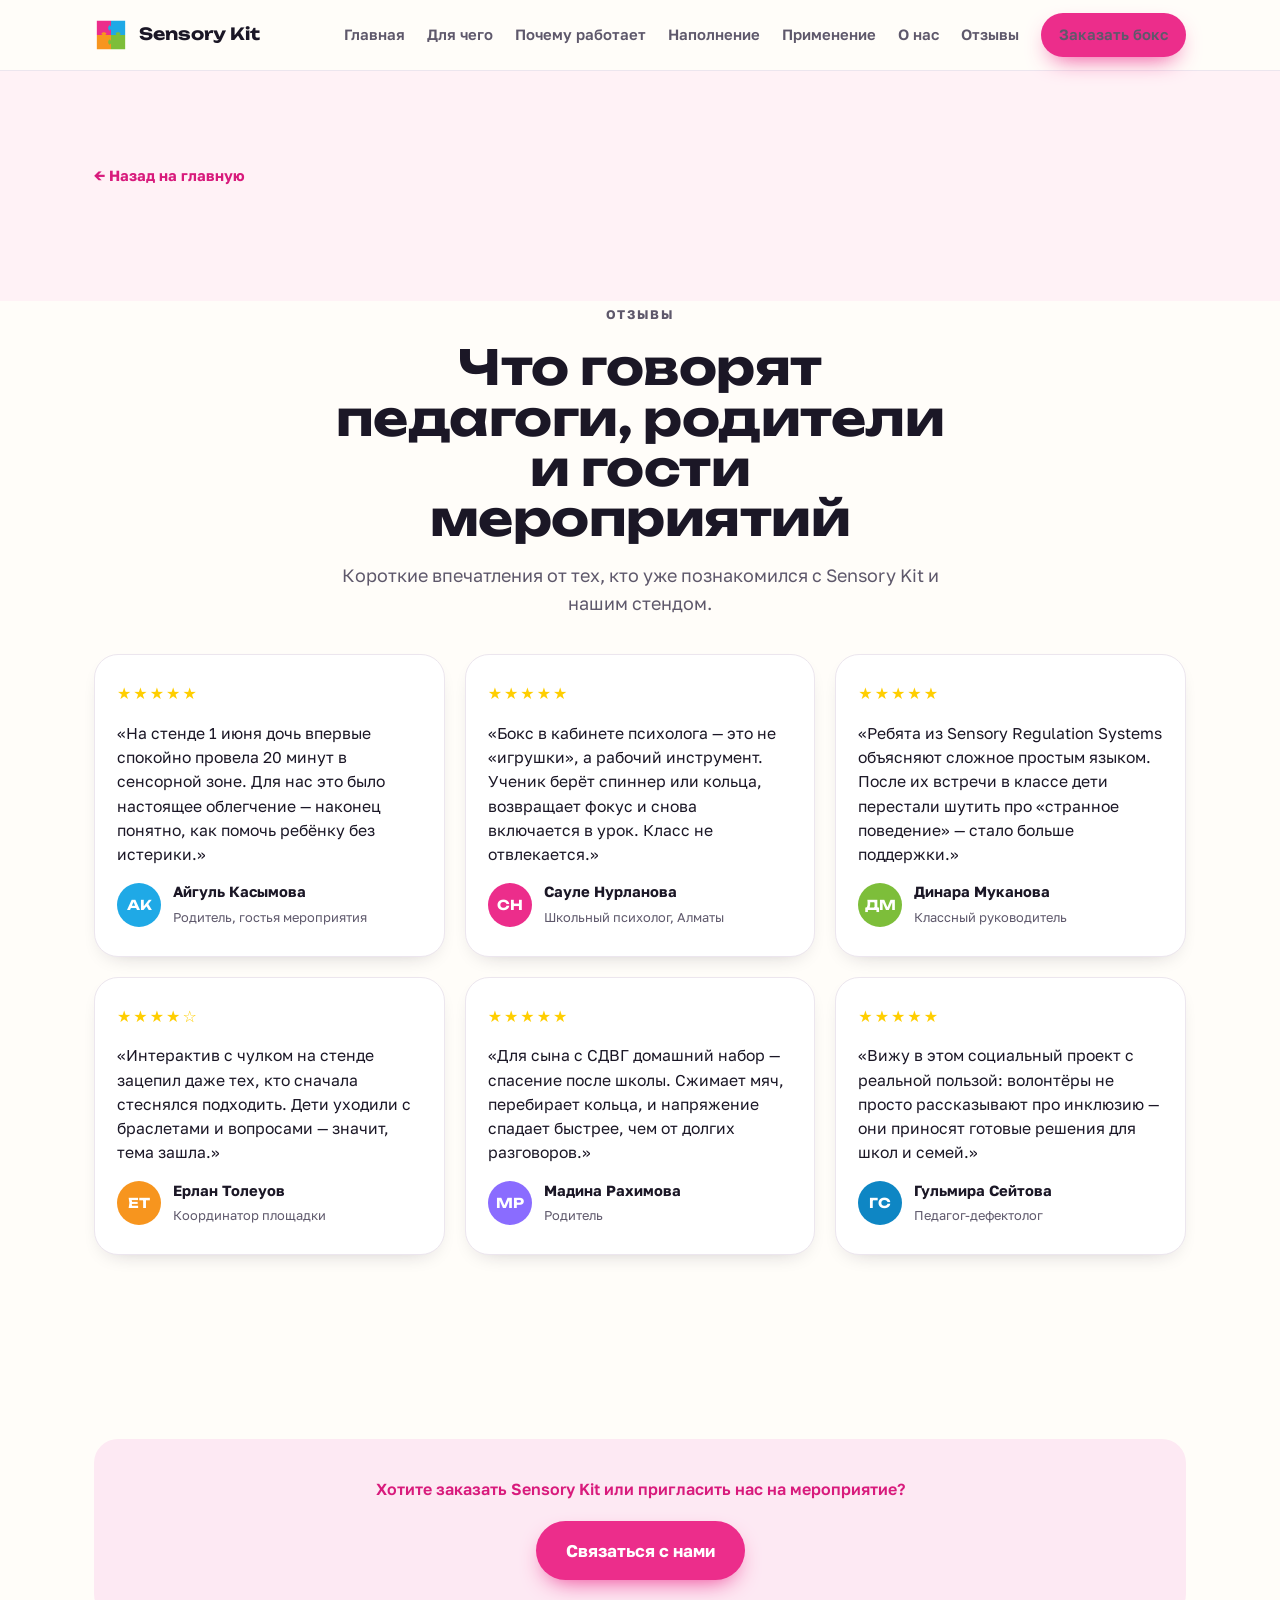
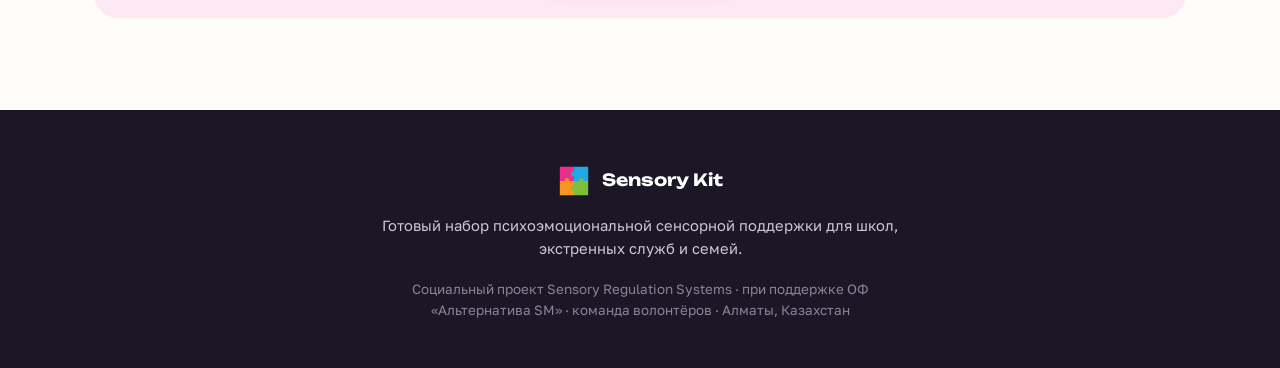
<file: otzyvy.html>
<!DOCTYPE html>
<html lang="ru">
<head>
<meta charset="UTF-8">
<meta name="viewport" content="width=device-width, initial-scale=1.0">
<title>Отзывы — Sensory Regulation Systems</title>
<link rel="preconnect" href="https://fonts.googleapis.com">
<link rel="preconnect" href="https://fonts.gstatic.com" crossorigin>
<link href="https://fonts.googleapis.com/css2?family=Unbounded:wght@500;600;700;800&family=Golos+Text:wght@400;500;600;700&display=swap" rel="stylesheet">
<style>



:root{
  --pink:#EC2D8B; --pink-ink:#D81B7C; --pink-wash:#FDE9F3;
  --blue:#1FA9E6; --blue-ink:#0E86C4; --blue-wash:#E4F4FC;
  --orange:#F7951E; --orange-ink:#DE7A00; --orange-wash:#FEF0DD;
  --green:#7DBE3A; --green-ink:#5C9E2A; --green-wash:#EEF7E1;
  --yellow:#FFCE00; --violet:#8A6CFF;
  --ink:#1B1726; --muted:#5E586B; --hair:#ECE6EE;
  --bg:#FFFDF9; --card:#FFFFFF; --pinkbg:#FFF2F6;
  --r:22px;
  --shadow:0 18px 40px -22px rgba(27,23,38,.30);
  --shadow-sm:0 8px 22px -14px rgba(27,23,38,.32);
  --maxw:1140px;
}
*{box-sizing:border-box;margin:0;padding:0}
html{scroll-behavior:smooth}
body{font-family:"Golos Text",system-ui,sans-serif;color:var(--ink);background:var(--bg);line-height:1.6;-webkit-font-smoothing:antialiased;overflow-x:hidden}
h1,h2,h3{font-family:"Unbounded",system-ui,sans-serif;line-height:1.05;letter-spacing:-.01em}
a{color:inherit;text-decoration:none}
img{max-width:100%;display:block}
.wrap{max-width:var(--maxw);margin:0 auto;padding:0 24px}
.section{padding:92px 0}
.eyebrow{font-weight:700;font-size:.78rem;letter-spacing:.16em;text-transform:uppercase}
.btn{display:inline-flex;align-items:center;gap:8px;font-family:"Golos Text";font-weight:700;border-radius:999px;padding:12px 22px;font-size:.96rem;cursor:pointer;border:0;transition:transform .18s,box-shadow .18s,background .2s;white-space:nowrap}
.btn:focus-visible{outline:3px solid var(--blue);outline-offset:3px}
.btn-primary{background:var(--pink);color:#fff;box-shadow:0 10px 24px -10px var(--pink)}
.btn-primary:hover{transform:translateY(-2px);box-shadow:0 16px 30px -10px var(--pink)}
.btn-ghost{background:transparent;color:var(--ink);border:2px solid var(--ink)}
.btn-ghost:hover{transform:translateY(-2px);background:var(--ink);color:#fff}
.btn-white{background:#fff;color:var(--ink);box-shadow:var(--shadow-sm)}
.btn-white:hover{transform:translateY(-2px)}
.btn-lg{padding:16px 30px;font-size:1.06rem}

/* nav */
.nav{position:sticky;top:0;z-index:50;backdrop-filter:saturate(160%) blur(12px);background:rgba(255,253,249,.82);border-bottom:1px solid var(--hair)}
.nav-in{max-width:var(--maxw);margin:0 auto;padding:13px 24px;display:flex;align-items:center;gap:20px}
.brand-mark{display:flex;align-items:center;gap:11px;font-family:"Unbounded";font-weight:700;font-size:1.05rem}
.brand-mark svg{width:34px;height:34px;flex:none}
.nav-links{display:flex;gap:22px;margin-left:auto;align-items:center}
.nav-links a{font-weight:600;font-size:.93rem;color:var(--muted);transition:color .2s}
.nav-links a:hover{color:var(--ink)}
.nav .btn{padding:10px 18px}
.burger{display:none;margin-left:auto;background:none;border:0;cursor:pointer;padding:6px}
.burger span{display:block;width:24px;height:2.5px;background:var(--ink);border-radius:2px;margin:5px 0;transition:.25s}

/* hero */
.hero{position:relative;overflow:hidden;background:radial-gradient(110% 90% at 88% -10%,var(--pink-wash) 0%,transparent 55%),radial-gradient(90% 80% at -8% 20%,var(--blue-wash) 0%,transparent 50%),var(--pinkbg)}
.hero-in{max-width:var(--maxw);margin:0 auto;padding:74px 24px 84px;display:grid;grid-template-columns:1.05fr .95fr;gap:48px;align-items:center}
.hero h1{font-size:clamp(3.1rem,8vw,5.6rem);font-weight:800;margin:.18em 0 .28em}
.hero h1 .dot{color:var(--pink)}
.hero .lead{font-size:1.2rem;color:#382f44;max-width:30ch;font-weight:500}
.hero .eyebrow{color:var(--pink-ink);display:inline-flex;align-items:center;gap:9px;background:#fff;padding:8px 15px;border-radius:999px;box-shadow:var(--shadow-sm)}
.hero-cta{display:flex;gap:14px;margin:30px 0 26px;flex-wrap:wrap}
.chips{display:flex;gap:10px;flex-wrap:wrap}
.chip{background:#fff;border-radius:14px;padding:11px 15px;box-shadow:var(--shadow-sm);display:flex;flex-direction:column;line-height:1.15}
.chip b{font-family:"Unbounded";font-weight:700;font-size:1.15rem}
.chip span{font-size:.78rem;color:var(--muted);font-weight:600}
.c-pink b{color:var(--pink-ink)} .c-blue b{color:var(--blue-ink)} .c-green b{color:var(--green-ink)}
.art{position:relative;display:flex;align-items:center;justify-content:center;min-height:380px}
.brain-stage{position:relative;width:min(420px,80vw)}
.brain{width:100%;height:auto;filter:drop-shadow(0 30px 50px rgba(236,45,139,.22));transform-origin:50% 52%}
.brain.breathe{animation:breathe 7s ease-in-out infinite}
@keyframes breathe{0%,100%{transform:scale(1)}50%{transform:scale(1.022)}}
.piece{cursor:pointer;transition:transform .4s cubic-bezier(.2,.8,.3,1);transform-origin:center}
.piece .ico{pointer-events:none}
.p-eye:hover{transform:translate(-5px,-5px)} .p-taste:hover{transform:translate(5px,-5px)}
.p-ear:hover{transform:translate(-5px,5px)} .p-nose:hover{transform:translate(5px,5px)}
.sense-tip{position:absolute;left:50%;top:50%;transform:translate(-50%,-50%) scale(.9);background:var(--ink);color:#fff;font-weight:700;font-size:.92rem;padding:8px 16px;border-radius:999px;opacity:0;pointer-events:none;transition:.2s;white-space:nowrap;z-index:5;box-shadow:var(--shadow)}
.sense-tip.show{opacity:1;transform:translate(-50%,-50%) scale(1)}
.assemble .piece{animation:asm .8s cubic-bezier(.2,.85,.3,1) both}
.assemble .p-eye{animation-delay:.05s}.assemble .p-taste{animation-delay:.16s}.assemble .p-ear{animation-delay:.27s}.assemble .p-nose{animation-delay:.38s}
@keyframes asm{from{opacity:0;transform:scale(.6)}to{opacity:1;transform:scale(1)}}
.toy{position:absolute;animation:float 9s ease-in-out infinite}
.toy.t1{width:60px;top:2%;right:6%;animation-delay:.2s}.toy.t2{width:46px;bottom:6%;left:-2%;animation-delay:1.4s}.toy.t3{width:52px;bottom:18%;right:-4%;animation-delay:2.6s}
@keyframes float{0%,100%{transform:translateY(0) rotate(0)}50%{transform:translateY(-16px) rotate(8deg)}}
.wave{position:absolute;left:0;right:0;bottom:-1px;line-height:0}
.wave svg{width:100%;height:60px;display:block}

/* section heading */
.shead{max-width:64ch}
.shead .eyebrow{color:var(--muted)}
.shead h2{font-size:clamp(2rem,4.4vw,3rem);font-weight:700;margin:.32em 0 .35em}
.shead p{color:var(--muted);font-size:1.12rem;max-width:58ch}
.shead.center{margin:0 auto;text-align:center}
.shead.center p{margin-left:auto;margin-right:auto}

/* use cases */
.use-grid{display:grid;grid-template-columns:repeat(auto-fit,minmax(195px,1fr));gap:18px;margin-top:50px}
.uc{background:var(--card);border:1px solid var(--hair);border-radius:var(--r);padding:26px 22px;box-shadow:var(--shadow-sm);position:relative;overflow:hidden;transition:transform .3s,box-shadow .3s}
.uc::before{content:"";position:absolute;inset:0 0 auto 0;height:5px}
.uc:hover{transform:translateY(-6px);box-shadow:var(--shadow)}
.uc .tile{width:50px;height:50px;border-radius:15px;display:grid;place-items:center;margin-bottom:16px}
.uc .tile svg{width:27px;height:27px}
.uc h3{font-size:1.08rem;font-weight:600;margin-bottom:8px}
.uc p{color:var(--muted);font-size:.94rem}
.uc.u1::before,.uc.u1 .tile{background:var(--pink)}
.uc.u2::before,.uc.u2 .tile{background:var(--blue)}
.uc.u3::before,.uc.u3 .tile{background:var(--orange)}
.uc.u4::before,.uc.u4 .tile{background:var(--green)}
.uc.u5::before,.uc.u5 .tile{background:var(--yellow)}
.uc.u5 .tile svg{stroke:var(--ink)}

/* detail */
.detail{margin-top:30px;background:linear-gradient(135deg,var(--pink) 0%,var(--pink-ink) 100%);color:#fff;border-radius:30px;padding:46px clamp(26px,5vw,56px);position:relative;overflow:hidden;box-shadow:0 22px 44px -20px rgba(216,27,124,.45)}
.detail::after{content:"";position:absolute;width:300px;height:300px;border-radius:50%;right:-80px;top:-110px;background:radial-gradient(circle,#fff 0%,transparent 70%);opacity:.18}
.detail .eyebrow{color:var(--yellow)}
.detail h3{font-family:"Unbounded";font-weight:700;font-size:clamp(1.3rem,3vw,1.7rem);margin:.4em 0 1em;max-width:24ch}
.dlist{display:grid;grid-template-columns:1fr 1fr;gap:18px 36px;position:relative;z-index:2}
.dlist .di{display:flex;gap:14px}
.dlist .di .n{font-family:"Unbounded";font-weight:700;color:var(--yellow);flex:none}
.dlist .di p{color:#ffe3f1;font-size:.98rem}
.detail .cite{margin-top:26px;font-size:.85rem;color:rgba(255,255,255,.72);position:relative;z-index:2}

/* почему */
.why{background:var(--pinkbg)}
.feat-grid{display:grid;grid-template-columns:1fr 1fr;gap:20px;margin-top:48px}
.feat{background:#fff;border-radius:var(--r);padding:30px 28px;display:flex;gap:20px;align-items:flex-start;box-shadow:var(--shadow-sm);border:1px solid var(--hair);transition:transform .3s}
.feat:hover{transform:translateY(-4px)}
.feat .num{font-family:"Unbounded";font-weight:700;font-size:1.5rem;flex:none;width:54px;height:54px;border-radius:16px;display:grid;place-items:center;color:#fff}
.feat:nth-child(1) .num{background:var(--pink)} .feat:nth-child(2) .num{background:var(--blue)} .feat:nth-child(3) .num{background:var(--orange)} .feat:nth-child(4) .num{background:var(--green)}
.feat h3{font-size:1.16rem;font-weight:600;margin-bottom:7px}
.feat p{color:var(--muted);font-size:.98rem}
.proof-row{display:grid;grid-template-columns:repeat(3,1fr);gap:20px;margin-top:30px;text-align:center}
.proof{background:#fff;border:1px solid var(--hair);border-radius:18px;padding:24px 16px;box-shadow:var(--shadow-sm)}
.proof .big{font-family:"Unbounded";font-weight:800;font-size:clamp(2.3rem,5vw,3.1rem);line-height:1}
.proof:nth-child(1) .big{color:var(--pink-ink)} .proof:nth-child(2) .big{color:var(--blue-ink)} .proof:nth-child(3) .big{color:var(--green-ink)}
.proof p{margin-top:8px;color:var(--muted);font-size:.9rem;font-weight:500}
.uses{text-align:center;margin-top:24px;color:var(--muted);font-size:.95rem}
.uses b{color:var(--ink)}
.midcta{text-align:center;margin-top:40px}

/* НАПОЛНЕНИЕ section */
.nap{background:var(--bg)}
.boxpanel{margin-top:44px;background:linear-gradient(180deg,var(--pink-wash) 0%,var(--bg) 100%);border:1px solid var(--hair);border-radius:34px;padding:40px 24px 48px}
.stage{position:relative;display:flex;flex-direction:column;align-items:center}
.boxwrap{position:relative;width:min(420px,84vw);filter:drop-shadow(0 26px 40px rgba(236,45,139,.20))}
.boxwrap svg{width:100%;height:auto;display:block;overflow:visible}
.lid{transform-box:fill-box;transform-origin:50% 50%;transition:transform .7s cubic-bezier(.3,.9,.3,1)}
.boxwrap.open .lid{transform:translate(-16px,-46px) rotate(-15deg)}
.mouthglow{opacity:0;transition:opacity .5s}
.boxwrap.open .mouthglow{opacity:1}
.spark{position:absolute;left:50%;top:38%;width:24px;height:24px;border-radius:50%;border:3px solid var(--yellow);transform:translate(-50%,-50%) scale(.2);opacity:0;pointer-events:none}
.spark.go{animation:spark .5s ease-out}
@keyframes spark{0%{opacity:.9;transform:translate(-50%,-50%) scale(.2)}100%{opacity:0;transform:translate(-50%,-50%) scale(2.4)}}
.openbtn{margin-top:26px;text-align:center}
.openbtn .hint{display:block;color:var(--muted);font-size:.85rem;margin-top:10px}
.replay{margin-top:22px;background:#fff;color:var(--ink);border:2px solid var(--hair);box-shadow:var(--shadow-sm);display:none}
.replay.show{display:inline-flex}
.item-grid{display:grid;grid-template-columns:repeat(4,1fr);gap:20px;margin-top:48px}
.item{background:var(--card);border:1px solid var(--hair);border-radius:var(--r);padding:24px 20px;box-shadow:var(--shadow-sm);text-align:center;opacity:0;position:relative;overflow:hidden;will-change:transform,opacity}
.item.shown{opacity:1}
.item::before{content:"";position:absolute;inset:0 0 auto 0;height:5px}
.item.k-ink::before{background:var(--ink)} .item.k-pink::before{background:var(--pink)}
.item.k-blue::before{background:var(--blue)} .item.k-violet::before{background:var(--violet)}
.item.k-orange::before{background:var(--orange)} .item.k-green::before{background:var(--green)}
.item .pic{width:96px;height:96px;margin:6px auto 14px;background:var(--bg);border-radius:18px;display:grid;place-items:center}
.item .pic svg{width:70px;height:70px}
.item h3{font-size:1.05rem;font-weight:600;margin-bottom:7px}
.item p{color:var(--muted);font-size:.9rem}
.item .qty{position:absolute;top:12px;right:12px;background:var(--pink-wash);color:var(--pink-ink);font-weight:700;font-size:.72rem;padding:4px 9px;border-radius:999px}
.real-in{display:grid;grid-template-columns:1.05fr .95fr;gap:46px;align-items:center;margin-top:54px}
.real-photo{background:#fff;border-radius:28px;padding:18px;box-shadow:var(--shadow);border:1px solid var(--hair);position:relative}
.real-photo img{border-radius:16px}
.real-photo .bdg{position:absolute;left:-14px;bottom:-14px;background:var(--yellow);color:var(--ink);font-family:"Unbounded";font-weight:700;font-size:.9rem;padding:12px 16px;border-radius:16px;box-shadow:var(--shadow-sm);display:flex;flex-direction:column;line-height:1.1}
.real-photo .bdg b{font-size:1.5rem}
.real-copy .eyebrow{color:var(--pink-ink)}
.real-copy h3{font-size:clamp(1.5rem,3.4vw,2.1rem);font-weight:700;margin:.3em 0 .5em}
.real-copy p{color:var(--muted);margin-bottom:20px}
.safe{display:flex;flex-wrap:wrap;gap:10px;margin-bottom:26px}
.safe span{background:var(--green-wash);color:var(--green-ink);font-weight:600;font-size:.86rem;padding:8px 14px;border-radius:999px}

.subhead{margin:54px 0 0;max-width:62ch}
.subhead .eyebrow{color:var(--blue-ink)}
.subhead h3{font-family:"Unbounded";font-weight:700;font-size:clamp(1.4rem,3vw,1.9rem);margin-top:.3em}
.subhead p{color:var(--muted);margin-top:.4em}
.proof .u{display:block;margin-top:6px;font-size:.76rem;color:#9a93a6;font-weight:600}
.carter{margin-top:40px;background:linear-gradient(120deg,var(--pink) 0%,var(--violet) 100%);border-radius:34px;padding:46px clamp(26px,5vw,54px);color:#fff;display:grid;grid-template-columns:1.4fr .9fr;gap:34px;align-items:center;position:relative;overflow:hidden}
.carter::before{content:"";position:absolute;width:240px;height:240px;border-radius:50%;background:rgba(255,255,255,.16);right:-70px;bottom:-90px}
.carter .eyebrow{color:#ffeaf6}
.carter h3{font-family:"Unbounded";font-weight:700;font-size:clamp(1.4rem,3vw,1.9rem);margin:.4em 0 .5em;color:#fff;position:relative;z-index:2}
.carter p{color:#ffeaf6;position:relative;z-index:2;max-width:54ch}
.carter-stats{display:flex;flex-direction:column;gap:12px;position:relative;z-index:2}
.carter-stats div{background:rgba(255,255,255,.16);border-radius:16px;padding:14px 18px}
.carter-stats b{font-family:"Unbounded";font-weight:700;font-size:1.35rem;display:block;line-height:1.1}
.carter-stats span{font-size:.82rem;opacity:.92}
@media(max-width:920px){ .carter{grid-template-columns:1fr} }

/* версия-тизер блока Carter's Kits для главной страницы со ссылкой на отдельную страницу */
.carter-teaser{margin-top:40px;background:linear-gradient(120deg,var(--pink) 0%,var(--violet) 100%);border-radius:34px;padding:42px clamp(26px,5vw,52px);color:#fff;position:relative;overflow:hidden}
.carter-teaser::before{content:"";position:absolute;width:200px;height:200px;border-radius:50%;background:rgba(255,255,255,.16);right:-60px;bottom:-70px}
.carter-teaser .eyebrow{color:#ffeaf6;position:relative;z-index:2}
.carter-teaser h3{font-family:"Unbounded";font-weight:700;font-size:clamp(1.3rem,3vw,1.8rem);margin:.4em 0 .5em;color:#fff;position:relative;z-index:2;max-width:32ch}
.carter-teaser p{color:#ffeaf6;position:relative;z-index:2;max-width:58ch;margin-bottom:22px}
.carter-teaser .btn{position:relative;z-index:2}

/* блок-вступление для страницы "Подробнее" */
.back-link{display:inline-flex;align-items:center;gap:8px;font-weight:700;font-size:.92rem;color:var(--pink-ink);margin-bottom:22px}
.back-link:hover{text-decoration:underline}

/* применение + modal */
.seg-grid{display:grid;grid-template-columns:repeat(3,1fr);gap:22px;margin-top:50px}
.seg{background:var(--card);border:1px solid var(--hair);border-radius:var(--r);padding:30px 26px 26px;box-shadow:var(--shadow-sm);position:relative;overflow:hidden;transition:transform .3s,box-shadow .3s;display:flex;flex-direction:column}
.seg::before{content:"";position:absolute;inset:0 0 auto 0;height:6px}
.seg:hover{transform:translateY(-6px);box-shadow:var(--shadow)}
.seg .tile{width:60px;height:60px;border-radius:18px;display:grid;place-items:center;margin-bottom:20px}
.seg .tile svg{width:32px;height:32px}
.seg h3{font-size:1.32rem;font-weight:600;margin-bottom:9px}
.seg p{color:var(--muted);font-size:1rem;flex:1}
.seg .more{margin-top:20px;align-self:flex-start;background:transparent;border:2px solid currentColor;border-radius:999px;padding:9px 18px;font-weight:700;font-size:.9rem;cursor:pointer;font-family:"Golos Text";display:inline-flex;align-items:center;gap:7px;transition:.2s}
.seg .more:focus-visible{outline:3px solid var(--blue);outline-offset:3px}
.seg.s-pink::before,.seg.s-pink .tile{background:var(--pink)} .seg.s-pink .more{color:var(--pink-ink)} .seg.s-pink .more:hover{background:var(--pink);color:#fff;border-color:var(--pink)}
.seg.s-blue::before,.seg.s-blue .tile{background:var(--blue)} .seg.s-blue .more{color:var(--blue-ink)} .seg.s-blue .more:hover{background:var(--blue);color:#fff;border-color:var(--blue)}
.seg.s-green::before,.seg.s-green .tile{background:var(--green)} .seg.s-green .more{color:var(--green-ink)} .seg.s-green .more:hover{background:var(--green);color:#fff;border-color:var(--green)}
.modal{position:fixed;inset:0;z-index:100;display:none;align-items:center;justify-content:center;padding:24px}
.modal.open{display:flex}
.modal-bg{position:absolute;inset:0;background:rgba(27,23,38,.55);backdrop-filter:blur(4px);animation:fade .25s ease}
@keyframes fade{from{opacity:0}to{opacity:1}}
.modal-card{position:relative;background:#fff;border-radius:26px;max-width:540px;width:100%;max-height:88vh;overflow:auto;box-shadow:0 40px 80px -30px rgba(0,0,0,.5);animation:pop .3s cubic-bezier(.2,.85,.3,1)}
@keyframes pop{from{opacity:0;transform:translateY(20px) scale(.96)}to{opacity:1;transform:none}}
.modal-top{padding:30px 30px 0;display:flex;gap:16px;align-items:center}
.modal-top .tile{width:54px;height:54px;border-radius:16px;display:grid;place-items:center;flex:none}
.modal-top .tile svg{width:28px;height:28px}
.modal-top h3{font-size:1.4rem;font-weight:700}
.modal-top .sub{font-size:.85rem;color:var(--muted);font-weight:600}
.modal-body{padding:22px 30px 30px}
.modal-body ul{list-style:none;display:flex;flex-direction:column;gap:13px}
.modal-body li{display:flex;gap:12px;font-size:1rem;color:#382f44}
.modal-body li svg{width:20px;height:20px;flex:none;margin-top:3px}
.modal-body .tagrow{margin-top:20px;display:flex;flex-wrap:wrap;gap:8px}
.modal-body .tagrow span{font-weight:700;font-size:.82rem;padding:6px 13px;border-radius:999px}
.modal-foot{padding:0 30px 30px}
.modal-close{position:absolute;top:16px;right:16px;width:38px;height:38px;border-radius:50%;border:0;background:var(--bg);cursor:pointer;font-size:1.3rem;line-height:1;color:var(--ink);display:grid;place-items:center;transition:.2s}
.modal-close:hover{background:var(--hair)}
.modal-close:focus-visible{outline:3px solid var(--blue);outline-offset:2px}
.m-pink .tile{background:var(--pink)} .m-pink .tagrow span{background:var(--pink-wash);color:var(--pink-ink)} .m-pink li svg{stroke:var(--pink)}
.m-blue .tile{background:var(--blue)} .m-blue .tagrow span{background:var(--blue-wash);color:var(--blue-ink)} .m-blue li svg{stroke:var(--blue)}
.m-green .tile{background:var(--green)} .m-green .tagrow span{background:var(--green-wash);color:var(--green-ink)} .m-green li svg{stroke:var(--green)}

/* training */
.train{background:linear-gradient(120deg,var(--orange) 0%,#ffb04d 100%);border-radius:34px;padding:54px clamp(26px,5vw,60px);color:#fff;display:grid;grid-template-columns:1.3fr .7fr;gap:30px;align-items:center;position:relative;overflow:hidden}
.train::before{content:"";position:absolute;width:240px;height:240px;border-radius:50%;background:rgba(255,255,255,.18);right:-60px;bottom:-90px}
.train .eyebrow{color:#fff;opacity:.92}
.train h2{font-size:clamp(1.8rem,4vw,2.5rem);font-weight:700;margin:.3em 0 .2em;color:#fff}
.train p{color:#fff;opacity:.95;max-width:46ch}
.train .cta-col{display:flex;flex-direction:column;gap:12px;align-items:flex-start;z-index:2}

/* contacts */
.cont-head{text-align:center;max-width:60ch;margin:0 auto}
.cont-head .eyebrow{color:var(--pink-ink)}
.cont-head h2{font-size:clamp(2rem,4.4vw,2.9rem);font-weight:700;margin:.32em 0 .3em}
.cont-head p{color:var(--muted);font-size:1.1rem}
.team{display:grid;grid-template-columns:repeat(4,1fr);gap:20px;margin:50px 0 34px}
.member{background:var(--card);border:1px solid var(--hair);border-radius:var(--r);padding:28px 24px;text-align:center;box-shadow:var(--shadow-sm);transition:transform .3s}
.member:hover{transform:translateY(-5px)}
.member .av{width:62px;height:62px;border-radius:50%;margin:0 auto 16px;display:grid;place-items:center;font-family:"Unbounded";font-weight:700;font-size:1.4rem;color:#fff}
.member:nth-child(1) .av{background:var(--pink)} .member:nth-child(2) .av{background:var(--orange)} .member:nth-child(3) .av{background:var(--green)} .member:nth-child(4) .av{background:var(--blue)}
.member h3{font-size:1.18rem;font-weight:600}
.member .role{color:var(--muted);font-size:.9rem;margin-bottom:14px}
.member a{display:block;font-weight:600;font-size:.95rem;margin-top:5px}
.member a:hover{color:var(--pink-ink)}
.cont-foot{text-align:center;background:var(--pink-wash);border-radius:24px;padding:38px 24px}
.cont-foot p{color:var(--pink-ink);font-weight:600;margin-bottom:18px}
.cont-foot .pk{font-weight:700}

/* about */
.about-intro{display:grid;grid-template-columns:1.1fr .9fr;gap:40px;align-items:start;margin-top:36px}
.about-copy p{color:var(--muted);margin-bottom:14px}
.about-pills{display:flex;flex-wrap:wrap;gap:10px;margin-top:22px}
.about-pills span{background:#fff;border:1px solid var(--hair);border-radius:999px;padding:9px 16px;font-weight:600;font-size:.86rem}
.about-card{background:linear-gradient(135deg,var(--pink-wash),#fff);border:1px solid var(--hair);border-radius:28px;padding:28px;box-shadow:var(--shadow-sm)}
.about-card h3{font-size:1.2rem;font-weight:700;margin-bottom:12px}
.about-card ul{list-style:none;display:grid;gap:10px}
.about-card li{display:flex;gap:10px;color:var(--muted);font-size:.95rem}
.about-card li::before{content:"✦";color:var(--pink-ink);font-weight:700}
.event-block{margin-top:48px;background:var(--card);border:1px solid var(--hair);border-radius:30px;padding:34px clamp(24px,4vw,42px);box-shadow:var(--shadow-sm)}
.event-top{display:flex;flex-wrap:wrap;gap:14px;align-items:center;margin-bottom:18px}
.event-date{background:var(--pink);color:#fff;font-family:"Unbounded";font-weight:700;font-size:.95rem;padding:10px 18px;border-radius:999px}
.event-time{background:var(--blue-wash);color:var(--blue-ink);font-weight:700;font-size:.9rem;padding:10px 16px;border-radius:999px}
.event-block h3{font-size:clamp(1.4rem,3vw,1.9rem);font-weight:700;margin-bottom:10px}
.event-block>p{color:var(--muted);max-width:72ch;margin-bottom:22px}
.event-grid{display:grid;grid-template-columns:repeat(2,1fr);gap:14px}
.event-grid div{background:var(--bg);border:1px solid var(--hair);border-radius:18px;padding:16px 18px}
.event-grid b{display:block;font-size:.95rem;margin-bottom:4px}
.event-grid span{color:var(--muted);font-size:.88rem}
.photo-block{margin-top:48px}
.photo-block h3{font-size:1.35rem;font-weight:700;margin-bottom:8px}
.photo-block p{color:var(--muted);font-size:.95rem;margin-bottom:18px}
.photo-grid{display:grid;grid-template-columns:repeat(3,1fr);gap:16px}
.photo-slot{position:relative;border-radius:20px;overflow:hidden;background:#fff;border:1px solid var(--hair);box-shadow:var(--shadow-sm);aspect-ratio:4/3}
.photo-slot img{width:100%;height:100%;object-fit:cover;display:block}
.photo-slot .ph-label{position:absolute;left:12px;bottom:12px;background:rgba(27,23,38,.72);color:#fff;font-size:.72rem;font-weight:700;padding:6px 10px;border-radius:999px}

/* reviews */
.reviews-grid{display:grid;grid-template-columns:repeat(3,1fr);gap:20px;margin-top:36px}
.review{background:var(--card);border:1px solid var(--hair);border-radius:24px;padding:26px 22px;box-shadow:var(--shadow-sm);display:flex;flex-direction:column;gap:14px}
.review .stars{color:var(--yellow);letter-spacing:2px;font-size:1rem}
.review q{color:var(--ink);font-size:.98rem;line-height:1.55;font-style:normal}
.review .who{display:flex;align-items:center;gap:12px;margin-top:auto}
.review .who .av{width:44px;height:44px;border-radius:50%;display:grid;place-items:center;font-family:"Unbounded";font-weight:700;font-size:.85rem;color:#fff;background:var(--blue)}
.review:nth-child(2) .who .av{background:var(--pink)}
.review:nth-child(3) .who .av{background:var(--green)}
.review:nth-child(4) .who .av{background:var(--orange)}
.review:nth-child(5) .who .av{background:var(--violet)}
.review:nth-child(6) .who .av{background:var(--blue-ink)}
.review .who b{display:block;font-size:.92rem}
.review .who span{color:var(--muted);font-size:.8rem}

/* footer */
.foot{background:var(--ink);color:#cfc7d8;padding:54px 0 40px;text-align:center}
.foot .brand-mark{justify-content:center;color:#fff;margin-bottom:16px}
.foot p{font-size:.92rem;max-width:60ch;margin:0 auto 6px}
.foot .small{color:#8b8398;font-size:.84rem;margin-top:18px}

.reveal{opacity:0;transform:translateY(26px);transition:opacity .7s ease,transform .7s cubic-bezier(.2,.8,.3,1)}
.reveal.in{opacity:1;transform:none}

@media(max-width:920px){
  .hero-in,.train,.real-in{grid-template-columns:1fr}
  .art{order:-1;min-height:300px}
  .seg-grid,.team,.proof-row,.reviews-grid,.photo-grid,.about-intro,.event-grid{grid-template-columns:1fr}
  .feat-grid,.dlist{grid-template-columns:1fr}
  .item-grid{grid-template-columns:repeat(2,1fr)}
  .nav-links{display:none}
  .nav-links.open{display:flex;position:absolute;top:100%;left:0;right:0;flex-direction:column;background:var(--bg);padding:18px 24px;gap:16px;border-bottom:1px solid var(--hair);box-shadow:var(--shadow)}
  .nav-links.open a{color:var(--ink)}
  .burger{display:block}
  .section{padding:70px 0}
  .train .cta-col{align-items:stretch}
}
@media(max-width:480px){ .hero-cta .btn{flex:1} .item-grid{grid-template-columns:1fr 1fr;gap:14px} .item .pic{width:80px;height:80px} .item .pic svg{width:58px;height:58px} }
@media(prefers-reduced-motion:reduce){
  html{scroll-behavior:auto}
  *,.brain.breathe,.toy,.piece{animation:none!important;transition:none!important}
  .reveal{opacity:1;transform:none}.item{opacity:1!important}
}



</style>
</head>
<body>

<header class="nav">
  <div class="nav-in">
    <a class="brand-mark" href="sensory-kit.html" aria-label="Sensory Kit — на главную">
      <svg viewBox="0 0 240 240" aria-hidden="true">
        <path d="M 20 20 L 120 20 L 120 58 C 120 65 126.4 50 129.2 52 C 135.6 53 140 62 140 70 C 140 78 135.6 87 129.2 88 C 126.4 90 120 75 120 82 L 120 120 L 82 120 C 75 120 90 126.4 88 129.2 C 87 135.6 78 140 70 140 C 62 140 53 135.6 52 129.2 C 50 126.4 65 120 58 120 L 20 120 Z" fill="#EC2D8B"/>
        <path d="M 120 20 L 220 20 L 220 120 L 182 120 C 175 120 190 126.4 188 129.2 C 187 135.6 178 140 170 140 C 162 140 153 135.6 152 129.2 C 150 126.4 165 120 158 120 L 120 120 L 120 82 C 120 75 113.6 90 110.8 88 C 104.4 87 100 78 100 70 C 100 62 104.4 53 110.8 52 C 113.6 50 120 65 120 58 Z" fill="#1FA9E6"/>
        <path d="M 20 120 L 58 120 C 65 120 50 113.6 52 110.8 C 53 104.4 62 100 70 100 C 78 100 87 104.4 88 110.8 C 90 113.6 75 120 82 120 L 120 120 L 120 158 C 120 165 126.4 150 129.2 152 C 135.6 153 140 162 140 170 C 140 178 135.6 187 129.2 188 C 126.4 190 120 175 120 182 L 120 220 L 20 220 Z" fill="#F7951E"/>
        <path d="M 120 120 L 158 120 C 165 120 150 113.6 152 110.8 C 153 104.4 162 100 170 100 C 178 100 187 104.4 188 110.8 C 190 113.6 175 120 182 120 L 220 120 L 220 220 L 120 220 L 120 182 C 120 175 113.6 190 110.8 188 C 104.4 187 100 178 100 170 C 100 162 104.4 153 110.8 152 C 113.6 150 120 165 120 158 Z" fill="#7DBE3A"/>
      </svg>
      Sensory&nbsp;Kit
    </a>
    <nav class="nav-links" id="navLinks">
      <a href="sensory-kit.html#top">Главная</a>
      <a href="sensory-kit.html#dlya-chego">Для чего</a>
      <a href="sensory-kit.html#pochemu">Почему работает</a>
      <a href="podrobnee.html">Наполнение</a>
      <a href="sensory-kit.html#primenenie">Применение</a>
      <a href="o-nas.html">О нас</a>
      <a href="otzyvy.html">Отзывы</a>
      <a class="btn btn-primary" href="sensory-kit.html#kontakty">Заказать бокс</a>
    </nav>
    <button class="burger" id="burger" aria-label="Меню" aria-expanded="false"><span></span><span></span><span></span></button>
  </div>
</header>

<main>

<section class="section why" id="top">
  <div class="wrap">
    <a class="back-link" href="sensory-kit.html">← Назад на главную</a>
  </div>
</section>
<section class="section" id="otzyvy" style="padding-top:0">

  <div class="wrap">
    <div class="shead center reveal">
      <span class="eyebrow">Отзывы</span>
      <h2>Что говорят педагоги, родители и гости мероприятий</h2>
      <p>Короткие впечатления от тех, кто уже познакомился с Sensory Kit и нашим стендом.</p>
    </div>
    <div class="reviews-grid">
      <article class="review reveal">
        <div class="stars">★★★★★</div>
        <q>На стенде 1 июня дочь впервые спокойно провела 20 минут в сенсорной зоне. Для нас это было настоящее облегчение — наконец понятно, как помочь ребёнку без истерики.</q>
        <div class="who"><div class="av">АК</div><div><b>Айгуль Касымова</b><span>Родитель, гостья мероприятия</span></div></div>
      </article>
      <article class="review reveal">
        <div class="stars">★★★★★</div>
        <q>Бокс в кабинете психолога — это не «игрушки», а рабочий инструмент. Ученик берёт спиннер или кольца, возвращает фокус и снова включается в урок. Класс не отвлекается.</q>
        <div class="who"><div class="av">СН</div><div><b>Сауле Нурланова</b><span>Школьный психолог, Алматы</span></div></div>
      </article>
      <article class="review reveal">
        <div class="stars">★★★★★</div>
        <q>Ребята из Sensory Regulation Systems объясняют сложное простым языком. После их встречи в классе дети перестали шутить про «странное поведение» — стало больше поддержки.</q>
        <div class="who"><div class="av">ДМ</div><div><b>Динара Муканова</b><span>Классный руководитель</span></div></div>
      </article>
      <article class="review reveal">
        <div class="stars">★★★★☆</div>
        <q>Интерактив с чулком на стенде зацепил даже тех, кто сначала стеснялся подходить. Дети уходили с браслетами и вопросами — значит, тема зашла.</q>
        <div class="who"><div class="av">ЕТ</div><div><b>Ерлан Толеуов</b><span>Координатор площадки</span></div></div>
      </article>
      <article class="review reveal">
        <div class="stars">★★★★★</div>
        <q>Для сына с СДВГ домашний набор — спасение после школы. Сжимает мяч, перебирает кольца, и напряжение спадает быстрее, чем от долгих разговоров.</q>
        <div class="who"><div class="av">МР</div><div><b>Мадина Рахимова</b><span>Родитель</span></div></div>
      </article>
      <article class="review reveal">
        <div class="stars">★★★★★</div>
        <q>Вижу в этом социальный проект с реальной пользой: волонтёры не просто рассказывают про инклюзию — они приносят готовые решения для школ и семей.</q>
        <div class="who"><div class="av">ГС</div><div><b>Гульмира Сейтова</b><span>Педагог-дефектолог</span></div></div>
      </article>
    </div>
  </div>
</section>



<section class="section">
  <div class="wrap">
    <div class="cont-foot reveal">
      <p>Хотите заказать Sensory Kit или пригласить нас на мероприятие?</p>
      <a class="btn btn-primary btn-lg" href="sensory-kit.html#kontakty">Связаться с нами</a>
    </div>
  </div>
</section>
</main>

<!-- FOOTER -->
<footer class="foot">
  <div class="wrap">
    <a class="brand-mark" href="#top" aria-label="Sensory Kit">
      <svg viewBox="0 0 240 240" aria-hidden="true">
        <path d="M 20 20 L 120 20 L 120 58 C 120 65 126.4 50 129.2 52 C 135.6 53 140 62 140 70 C 140 78 135.6 87 129.2 88 C 126.4 90 120 75 120 82 L 120 120 L 82 120 C 75 120 90 126.4 88 129.2 C 87 135.6 78 140 70 140 C 62 140 53 135.6 52 129.2 C 50 126.4 65 120 58 120 L 20 120 Z" fill="#EC2D8B"/>
        <path d="M 120 20 L 220 20 L 220 120 L 182 120 C 175 120 190 126.4 188 129.2 C 187 135.6 178 140 170 140 C 162 140 153 135.6 152 129.2 C 150 126.4 165 120 158 120 L 120 120 L 120 82 C 120 75 113.6 90 110.8 88 C 104.4 87 100 78 100 70 C 100 62 104.4 53 110.8 52 C 113.6 50 120 65 120 58 Z" fill="#1FA9E6"/>
        <path d="M 20 120 L 58 120 C 65 120 50 113.6 52 110.8 C 53 104.4 62 100 70 100 C 78 100 87 104.4 88 110.8 C 90 113.6 75 120 82 120 L 120 120 L 120 158 C 120 165 126.4 150 129.2 152 C 135.6 153 140 162 140 170 C 140 178 135.6 187 129.2 188 C 126.4 190 120 175 120 182 L 120 220 L 20 220 Z" fill="#F7951E"/>
        <path d="M 120 120 L 158 120 C 165 120 150 113.6 152 110.8 C 153 104.4 162 100 170 100 C 178 100 187 104.4 188 110.8 C 190 113.6 175 120 182 120 L 220 120 L 220 220 L 120 220 L 120 182 C 120 175 113.6 190 110.8 188 C 104.4 187 100 178 100 170 C 100 162 104.4 153 110.8 152 C 113.6 150 120 165 120 158 Z" fill="#7DBE3A"/>
      </svg>
      Sensory Kit
    </a>
    <p>Готовый набор психоэмоциональной сенсорной поддержки для школ, экстренных служб и семей.</p>
    <p class="small">Социальный проект Sensory Regulation Systems · при поддержке ОФ «Альтернатива SM» · команда волонтёров · Алматы, Казахстан</p>
  </div>
</footer>

<script>
const reduce = window.matchMedia('(prefers-reduced-motion: reduce)').matches;

/* mobile menu */
const burger=document.getElementById('burger'), navLinks=document.getElementById('navLinks');
if(burger && navLinks){
  burger.addEventListener('click',()=>{const o=navLinks.classList.toggle('open');burger.setAttribute('aria-expanded',o);});
  navLinks.querySelectorAll('a').forEach(a=>a.addEventListener('click',()=>navLinks.classList.remove('open')));
}

/* puzzle (логотип-мозг есть только на главной странице) */
const brain=document.getElementById('brain'), tip=document.getElementById('senseTip');
if(brain){
  if(!reduce){brain.classList.add('assemble');setTimeout(()=>{brain.classList.remove('assemble');brain.classList.add('breathe');},1300);}
  brain.querySelectorAll('.piece').forEach(p=>{const l=p.getAttribute('data-sense');
    p.addEventListener('mouseenter',()=>{if(tip){tip.textContent=l;tip.classList.add('show');}});
    p.addEventListener('mouseleave',()=>{if(tip)tip.classList.remove('show');});});
}

/* reveal */
const io=new IntersectionObserver((es)=>{es.forEach(e=>{if(e.isIntersecting){e.target.classList.add('in');io.unobserve(e.target);}});},{threshold:.14,rootMargin:'0px 0px -8% 0px'});
document.querySelectorAll('.reveal').forEach(el=>io.observe(el));

/* count-up */
function countUp(el){const t=+el.dataset.count,pre=el.dataset.prefix||'',suf=el.dataset.suffix||'';
  if(reduce){el.textContent=pre+t+suf;return;}
  const dur=1400,st=performance.now();
  function step(n){const k=Math.min(1,(n-st)/dur),e=1-Math.pow(1-k,3);el.textContent=pre+Math.round(t*e)+suf;if(k<1)requestAnimationFrame(step);}
  requestAnimationFrame(step);}
const co=new IntersectionObserver((es)=>{es.forEach(e=>{if(e.isIntersecting){countUp(e.target);co.unobserve(e.target);}});},{threshold:.6});
document.querySelectorAll('[data-count]').forEach(el=>co.observe(el));

/* modals (есть только на главной странице) */
let lastFocus=null;
function openModal(id){const m=document.getElementById(id);if(!m)return;lastFocus=document.activeElement;m.classList.add('open');m.setAttribute('aria-hidden','false');document.body.style.overflow='hidden';const c=m.querySelector('.modal-close');if(c)c.focus();}
function closeModal(m){m.classList.remove('open');m.setAttribute('aria-hidden','true');document.body.style.overflow='';if(lastFocus)lastFocus.focus();}
document.querySelectorAll('[data-modal]').forEach(b=>b.addEventListener('click',()=>openModal(b.dataset.modal)));
document.querySelectorAll('.modal').forEach(m=>m.querySelectorAll('[data-close]').forEach(x=>x.addEventListener('click',()=>closeModal(m))));
document.addEventListener('keydown',e=>{if(e.key==='Escape'){const o=document.querySelector('.modal.open');if(o)closeModal(o);}});

/* box open + items fly out (есть только на странице "Подробнее") */
const boxwrap=document.getElementById('boxwrap'), spark=document.getElementById('spark');
if(boxwrap){
  const items=[...document.querySelectorAll('.item')];
  const openBtn=document.getElementById('openBtn'), openWrap=document.getElementById('openWrap'), replayBtn=document.getElementById('replayBtn');
  let opened=false, timers=[];
  function mouthCenter(){const r=boxwrap.getBoundingClientRect();return {x:r.left+r.width/2, y:r.top+r.height*0.40};}
  function resetItems(){timers.forEach(clearTimeout);timers=[];items.forEach(c=>{c.style.transition='none';c.style.transform='';c.style.opacity='0';c.classList.remove('shown');});}
  function fly(){
    if(reduce){items.forEach(c=>{c.style.opacity='1';c.classList.add('shown');});boxwrap.classList.add('open');return;}
    boxwrap.classList.add('open');
    const m=mouthCenter();
    items.forEach(c=>{const r=c.getBoundingClientRect();const dx=m.x-(r.left+r.width/2),dy=m.y-(r.top+r.height/2);const rot=(Math.random()*40-20).toFixed(1);
      c.style.transition='none';c.style.transform=`translate(${dx}px,${dy}px) scale(.18) rotate(${rot}deg)`;c.style.opacity='0';});
    void boxwrap.offsetWidth;
    items.forEach((c,i)=>{const t=setTimeout(()=>{
        c.style.transition='transform .68s cubic-bezier(.2,.9,.35,1.25), opacity .35s ease';
        c.style.transform='none';c.style.opacity='1';c.classList.add('shown');
        if(spark){spark.classList.remove('go');void spark.offsetWidth;spark.classList.add('go');}
      },380+i*300);timers.push(t);});
    timers.push(setTimeout(()=>{if(replayBtn)replayBtn.classList.add('show');},380+items.length*300+400));
  }
  function openBox(){if(opened)return;opened=true;if(openWrap)openWrap.style.display='none';fly();}
  if(openBtn)openBtn.addEventListener('click',openBox);
  if(replayBtn)replayBtn.addEventListener('click',()=>{boxwrap.classList.remove('open');replayBtn.classList.remove('show');resetItems();setTimeout(fly,350);});
  const auto=new IntersectionObserver((es)=>{es.forEach(e=>{if(e.isIntersecting&&!opened){openBox();auto.disconnect();}});},{threshold:.35});
  auto.observe(boxwrap);
}



</script>
</body>
</html>
</file>
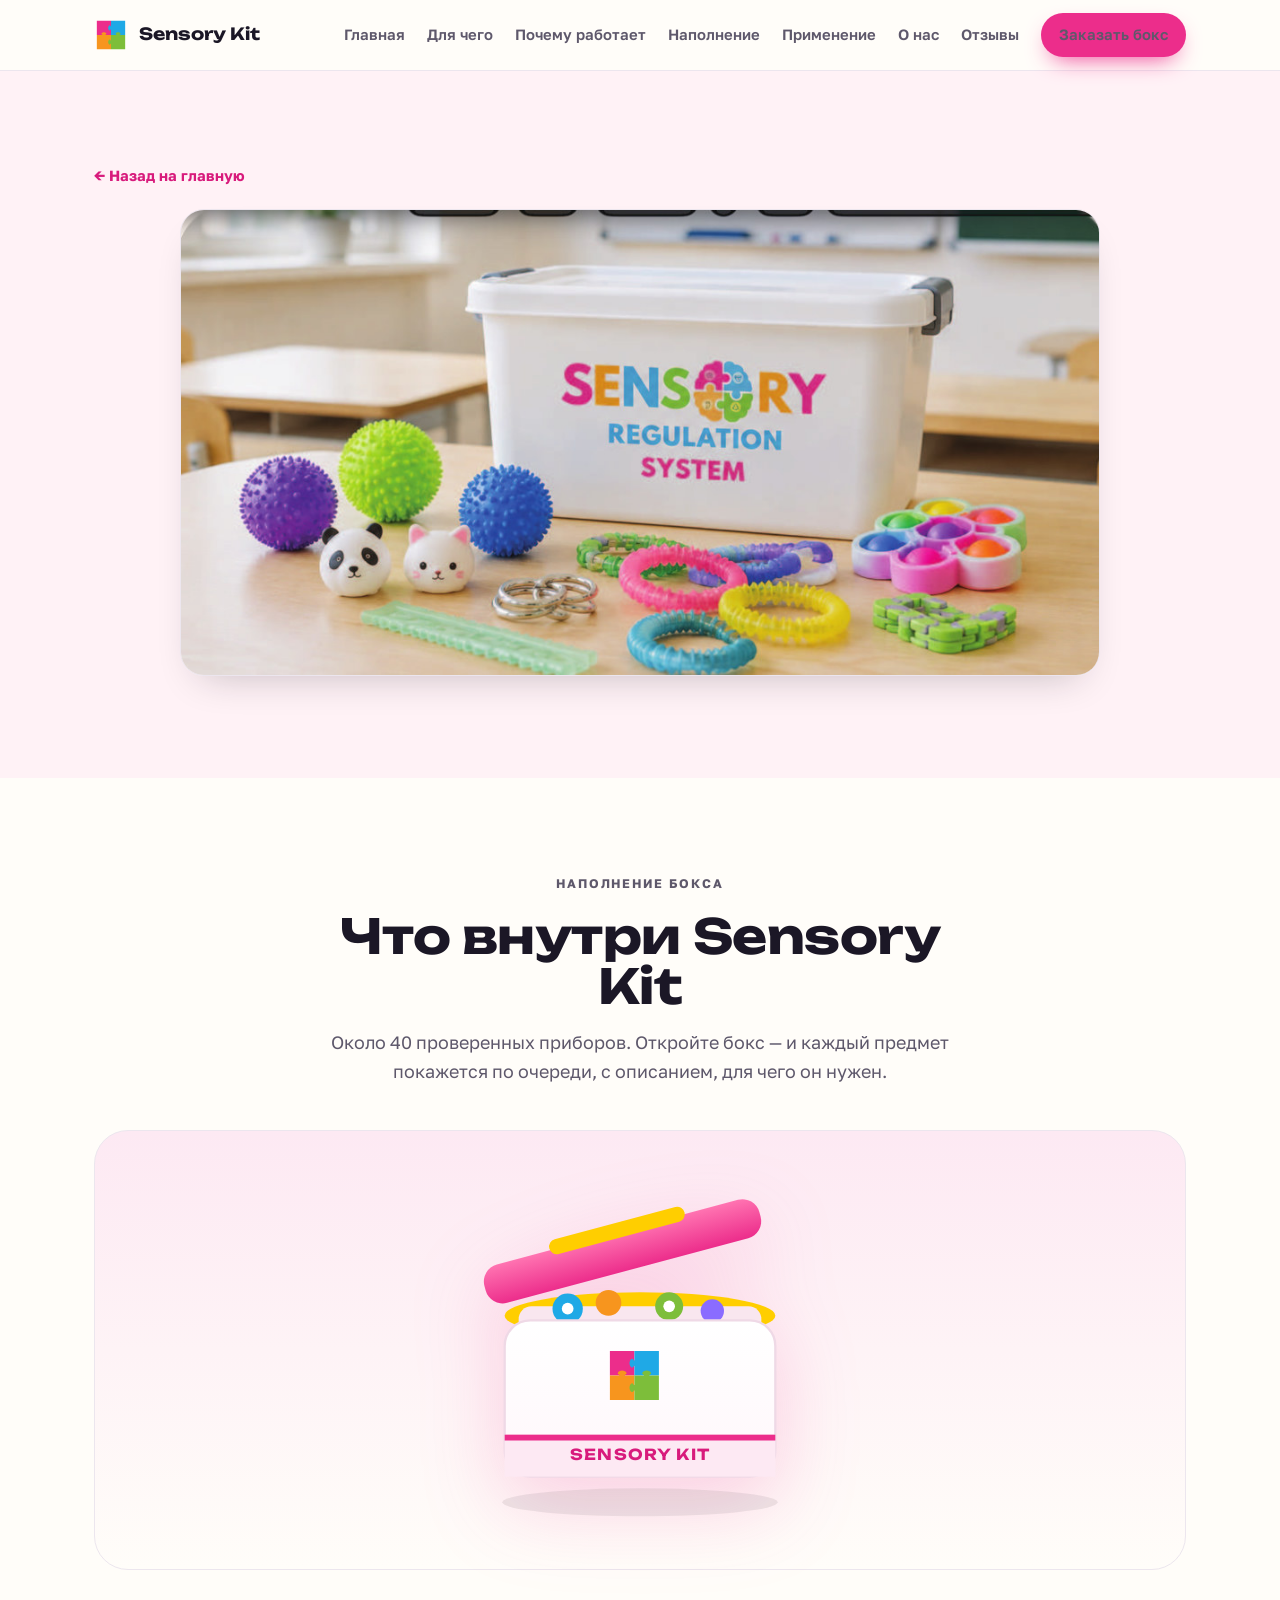
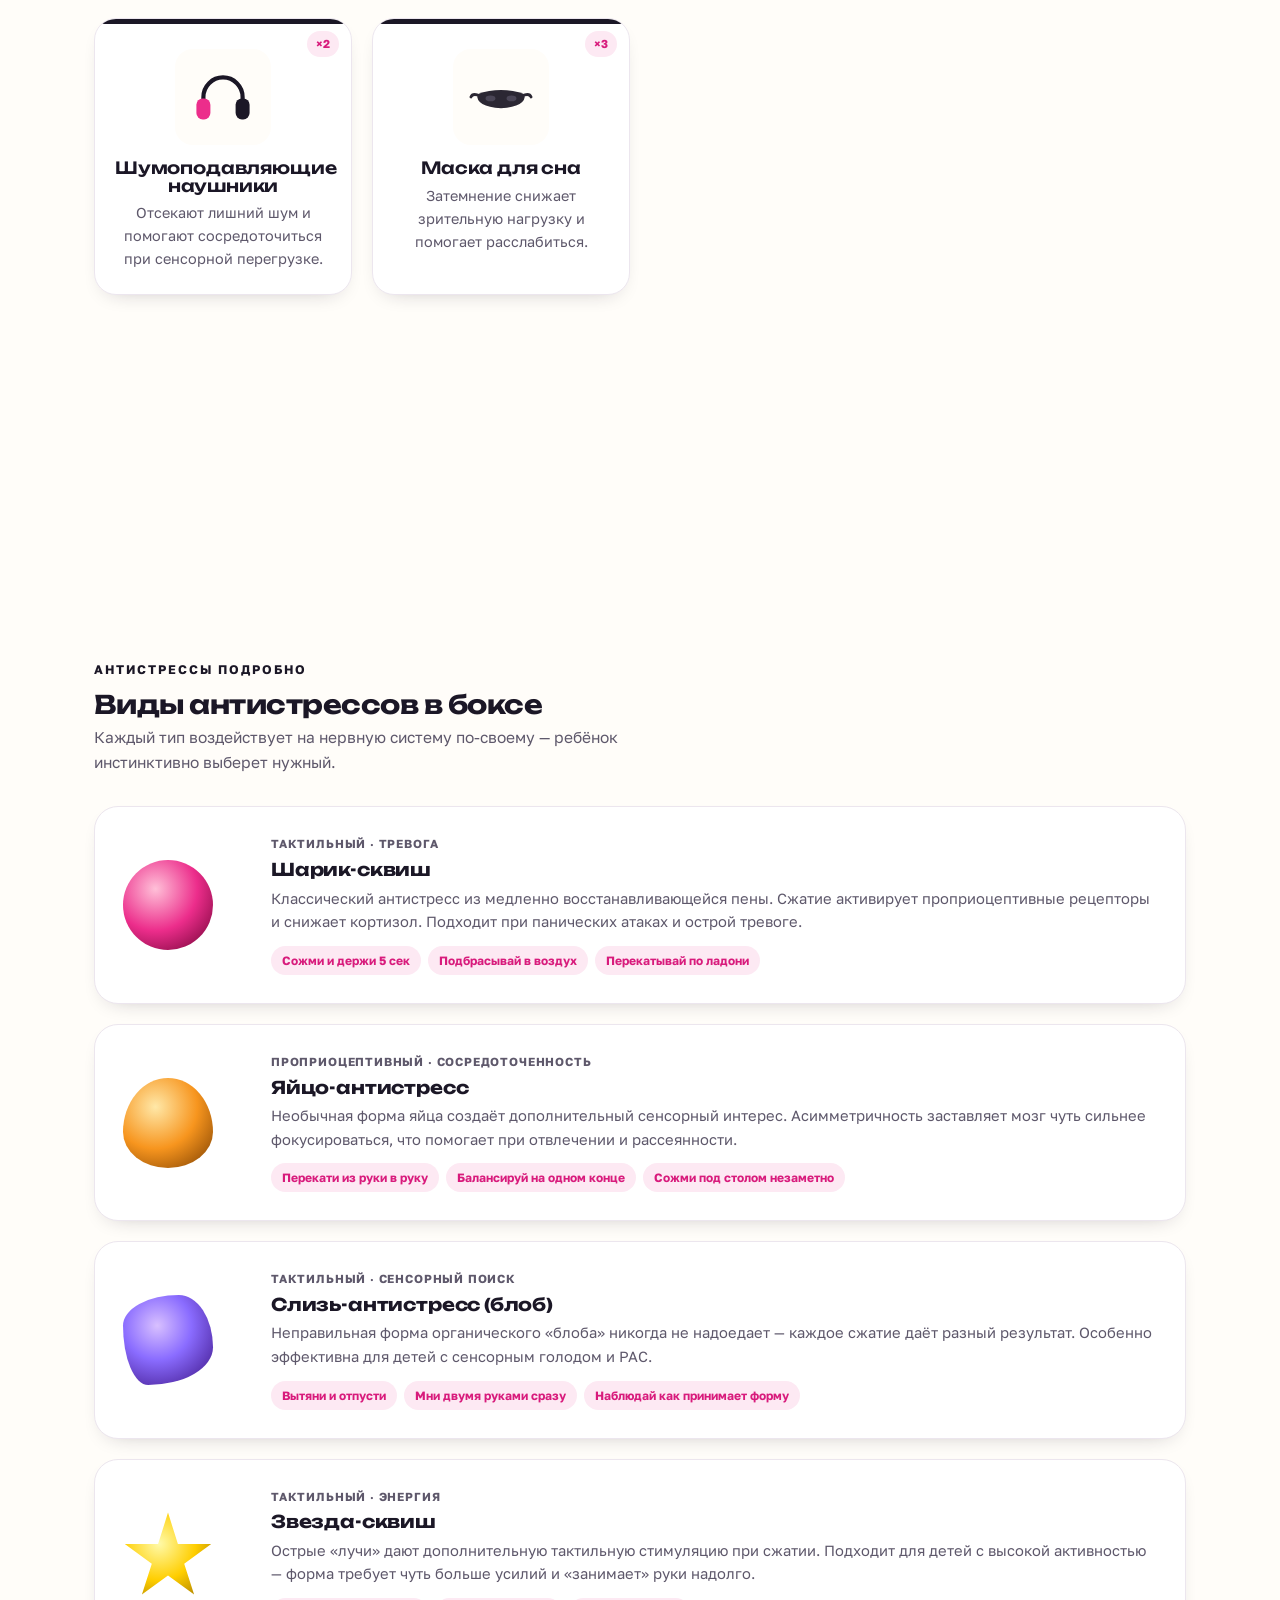
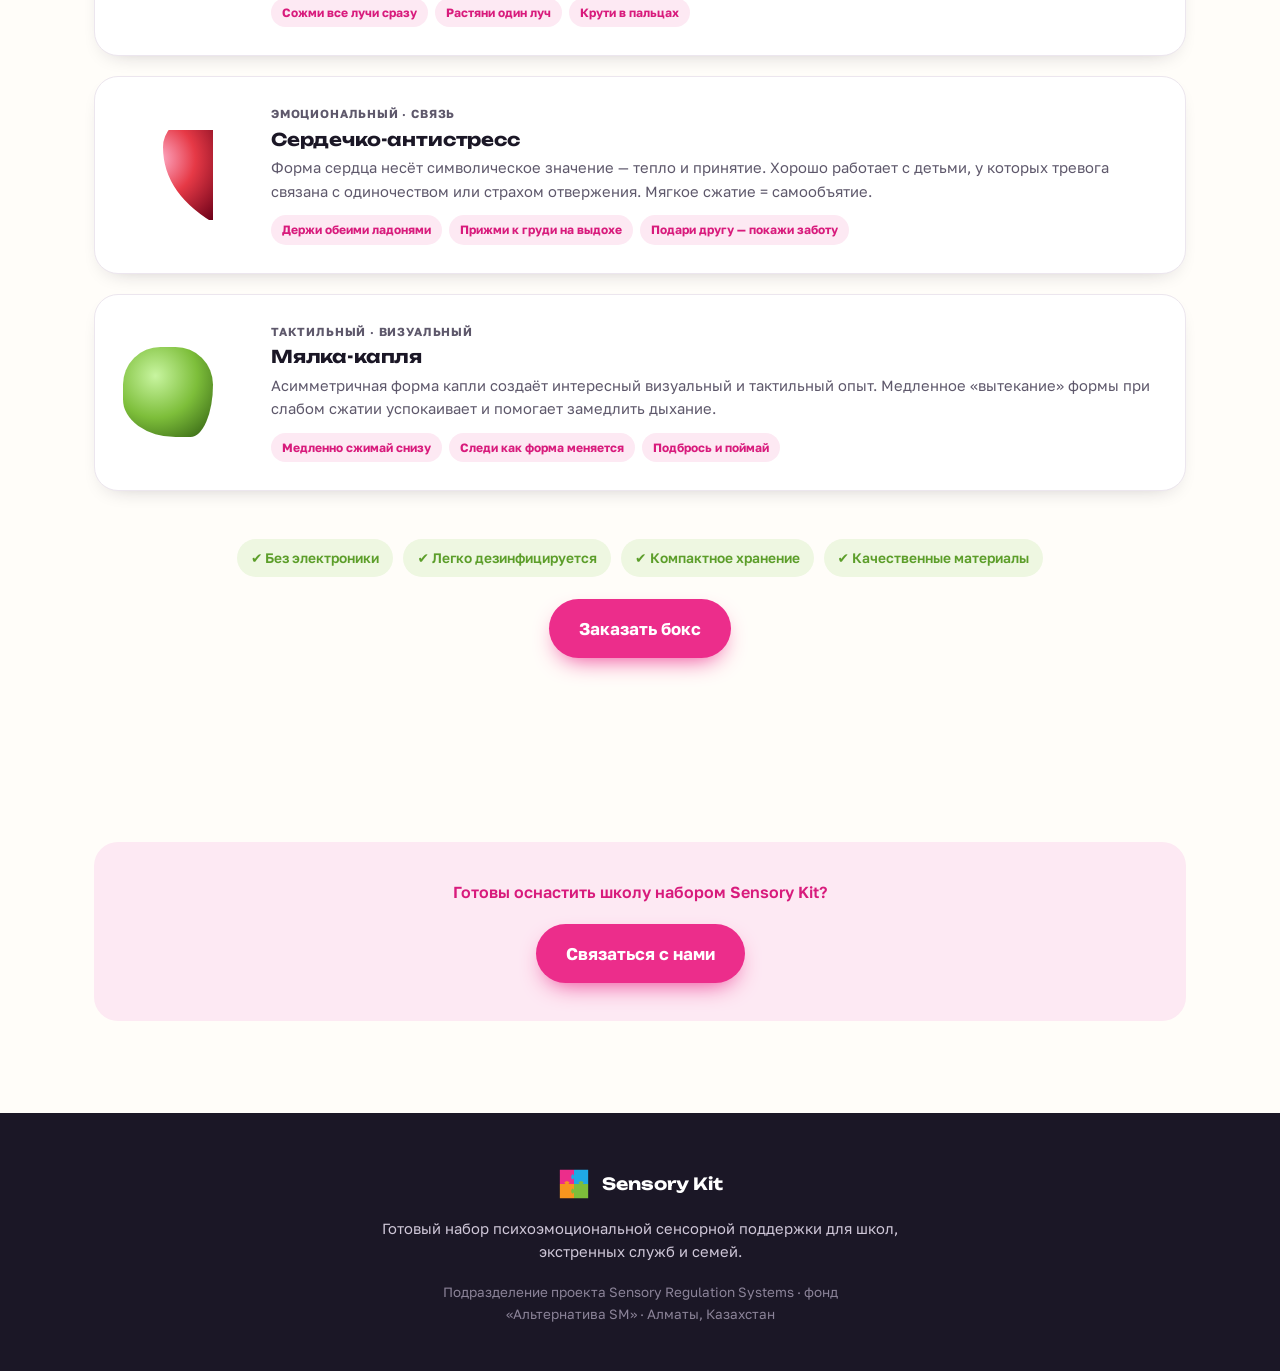
<file: podrobnee.html>
<!DOCTYPE html>
<html lang="ru">
<head>
<meta charset="UTF-8">
<meta name="viewport" content="width=device-width, initial-scale=1.0">
<title>Наполнение бокса | Sensory Kit</title>
<link rel="preconnect" href="https://fonts.googleapis.com">
<link rel="preconnect" href="https://fonts.gstatic.com" crossorigin>
<link href="https://fonts.googleapis.com/css2?family=Unbounded:wght@500;600;700;800&family=Golos+Text:wght@400;500;600;700&display=swap" rel="stylesheet">
<style>

:root{
  --pink:#EC2D8B; --pink-ink:#D81B7C; --pink-wash:#FDE9F3;
  --blue:#1FA9E6; --blue-ink:#0E86C4; --blue-wash:#E4F4FC;
  --orange:#F7951E; --orange-ink:#DE7A00; --orange-wash:#FEF0DD;
  --green:#7DBE3A; --green-ink:#5C9E2A; --green-wash:#EEF7E1;
  --yellow:#FFCE00; --violet:#8A6CFF;
  --ink:#1B1726; --muted:#5E586B; --hair:#ECE6EE;
  --bg:#FFFDF9; --card:#FFFFFF; --pinkbg:#FFF2F6;
  --r:22px;
  --shadow:0 18px 40px -22px rgba(27,23,38,.30);
  --shadow-sm:0 8px 22px -14px rgba(27,23,38,.32);
  --maxw:1140px;
}
*{box-sizing:border-box;margin:0;padding:0}
html{scroll-behavior:smooth}
body{font-family:"Golos Text",system-ui,sans-serif;color:var(--ink);background:var(--bg);line-height:1.6;-webkit-font-smoothing:antialiased;overflow-x:hidden}
h1,h2,h3{font-family:"Unbounded",system-ui,sans-serif;line-height:1.05;letter-spacing:-.01em}
a{color:inherit;text-decoration:none}
img{max-width:100%;display:block}
.wrap{max-width:var(--maxw);margin:0 auto;padding:0 24px}
.section{padding:92px 0}
.eyebrow{font-weight:700;font-size:.78rem;letter-spacing:.16em;text-transform:uppercase}
.btn{display:inline-flex;align-items:center;gap:8px;font-family:"Golos Text";font-weight:700;border-radius:999px;padding:12px 22px;font-size:.96rem;cursor:pointer;border:0;transition:transform .18s,box-shadow .18s,background .2s;white-space:nowrap}
.btn:focus-visible{outline:3px solid var(--blue);outline-offset:3px}
.btn-primary{background:var(--pink);color:#fff;box-shadow:0 10px 24px -10px var(--pink)}
.btn-primary:hover{transform:translateY(-2px);box-shadow:0 16px 30px -10px var(--pink)}
.btn-ghost{background:transparent;color:var(--ink);border:2px solid var(--ink)}
.btn-ghost:hover{transform:translateY(-2px);background:var(--ink);color:#fff}
.btn-white{background:#fff;color:var(--ink);box-shadow:var(--shadow-sm)}
.btn-white:hover{transform:translateY(-2px)}
.btn-lg{padding:16px 30px;font-size:1.06rem}

/* nav */
.nav{position:sticky;top:0;z-index:50;backdrop-filter:saturate(160%) blur(12px);background:rgba(255,253,249,.82);border-bottom:1px solid var(--hair)}
.nav-in{max-width:var(--maxw);margin:0 auto;padding:13px 24px;display:flex;align-items:center;gap:20px}
.brand-mark{display:flex;align-items:center;gap:11px;font-family:"Unbounded";font-weight:700;font-size:1.05rem}
.brand-mark svg{width:34px;height:34px;flex:none}
.nav-links{display:flex;gap:22px;margin-left:auto;align-items:center}
.nav-links a{font-weight:600;font-size:.93rem;color:var(--muted);transition:color .2s}
.nav-links a:hover{color:var(--ink)}
.nav .btn{padding:10px 18px}
.burger{display:none;margin-left:auto;background:none;border:0;cursor:pointer;padding:6px}
.burger span{display:block;width:24px;height:2.5px;background:var(--ink);border-radius:2px;margin:5px 0;transition:.25s}

/* hero */
.hero{position:relative;overflow:hidden;background:radial-gradient(110% 90% at 88% -10%,var(--pink-wash) 0%,transparent 55%),radial-gradient(90% 80% at -8% 20%,var(--blue-wash) 0%,transparent 50%),var(--pinkbg)}
.hero-in{max-width:var(--maxw);margin:0 auto;padding:74px 24px 84px;display:grid;grid-template-columns:1.05fr .95fr;gap:48px;align-items:center}
.hero h1{font-size:clamp(3.1rem,8vw,5.6rem);font-weight:800;margin:.18em 0 .28em}
.hero h1 .dot{color:var(--pink)}
.hero .lead{font-size:1.2rem;color:#382f44;max-width:30ch;font-weight:500}
.hero .eyebrow{color:var(--pink-ink);display:inline-flex;align-items:center;gap:9px;background:#fff;padding:8px 15px;border-radius:999px;box-shadow:var(--shadow-sm)}
.hero-cta{display:flex;gap:14px;margin:30px 0 26px;flex-wrap:wrap}
.chips{display:flex;gap:10px;flex-wrap:wrap}
.chip{background:#fff;border-radius:14px;padding:11px 15px;box-shadow:var(--shadow-sm);display:flex;flex-direction:column;line-height:1.15}
.chip b{font-family:"Unbounded";font-weight:700;font-size:1.15rem}
.chip span{font-size:.78rem;color:var(--muted);font-weight:600}
.c-pink b{color:var(--pink-ink)} .c-blue b{color:var(--blue-ink)} .c-green b{color:var(--green-ink)}
.art{position:relative;display:flex;align-items:center;justify-content:center;min-height:380px}
.brain-stage{position:relative;width:min(420px,80vw)}
.brain{width:100%;height:auto;filter:drop-shadow(0 30px 50px rgba(236,45,139,.22));transform-origin:50% 52%}
.brain.breathe{animation:breathe 7s ease-in-out infinite}
@keyframes breathe{0%,100%{transform:scale(1)}50%{transform:scale(1.022)}}
.piece{cursor:pointer;transition:transform .4s cubic-bezier(.2,.8,.3,1);transform-origin:center}
.piece .ico{pointer-events:none}
.p-eye:hover{transform:translate(-5px,-5px)} .p-taste:hover{transform:translate(5px,-5px)}
.p-ear:hover{transform:translate(-5px,5px)} .p-nose:hover{transform:translate(5px,5px)}
.sense-tip{position:absolute;left:50%;top:50%;transform:translate(-50%,-50%) scale(.9);background:var(--ink);color:#fff;font-weight:700;font-size:.92rem;padding:8px 16px;border-radius:999px;opacity:0;pointer-events:none;transition:.2s;white-space:nowrap;z-index:5;box-shadow:var(--shadow)}
.sense-tip.show{opacity:1;transform:translate(-50%,-50%) scale(1)}
.assemble .piece{animation:asm .8s cubic-bezier(.2,.85,.3,1) both}
.assemble .p-eye{animation-delay:.05s}.assemble .p-taste{animation-delay:.16s}.assemble .p-ear{animation-delay:.27s}.assemble .p-nose{animation-delay:.38s}
@keyframes asm{from{opacity:0;transform:scale(.6)}to{opacity:1;transform:scale(1)}}
.toy{position:absolute;animation:float 9s ease-in-out infinite}
.toy.t1{width:60px;top:2%;right:6%;animation-delay:.2s}.toy.t2{width:46px;bottom:6%;left:-2%;animation-delay:1.4s}.toy.t3{width:52px;bottom:18%;right:-4%;animation-delay:2.6s}
@keyframes float{0%,100%{transform:translateY(0) rotate(0)}50%{transform:translateY(-16px) rotate(8deg)}}
.wave{position:absolute;left:0;right:0;bottom:-1px;line-height:0}
.wave svg{width:100%;height:60px;display:block}

/* section heading */
.shead{max-width:64ch}
.shead .eyebrow{color:var(--muted)}
.shead h2{font-size:clamp(2rem,4.4vw,3rem);font-weight:700;margin:.32em 0 .35em}
.shead p{color:var(--muted);font-size:1.12rem;max-width:58ch}
.shead.center{margin:0 auto;text-align:center}
.shead.center p{margin-left:auto;margin-right:auto}

/* use cases */
.use-grid{display:grid;grid-template-columns:repeat(auto-fit,minmax(195px,1fr));gap:18px;margin-top:50px}
.uc{background:var(--card);border:1px solid var(--hair);border-radius:var(--r);padding:26px 22px;box-shadow:var(--shadow-sm);position:relative;overflow:hidden;transition:transform .3s,box-shadow .3s}
.uc::before{content:"";position:absolute;inset:0 0 auto 0;height:5px}
.uc:hover{transform:translateY(-6px);box-shadow:var(--shadow)}
.uc .tile{width:50px;height:50px;border-radius:15px;display:grid;place-items:center;margin-bottom:16px}
.uc .tile svg{width:27px;height:27px}
.uc h3{font-size:1.08rem;font-weight:600;margin-bottom:8px}
.uc p{color:var(--muted);font-size:.94rem}
.uc.u1::before,.uc.u1 .tile{background:var(--pink)}
.uc.u2::before,.uc.u2 .tile{background:var(--blue)}
.uc.u3::before,.uc.u3 .tile{background:var(--orange)}
.uc.u4::before,.uc.u4 .tile{background:var(--green)}
.uc.u5::before,.uc.u5 .tile{background:var(--yellow)}
.uc.u5 .tile svg{stroke:var(--ink)}

/* detail */
.detail{margin-top:30px;background:linear-gradient(135deg,var(--pink) 0%,var(--pink-ink) 100%);color:#fff;border-radius:30px;padding:46px clamp(26px,5vw,56px);position:relative;overflow:hidden;box-shadow:0 22px 44px -20px rgba(216,27,124,.45)}
.detail::after{content:"";position:absolute;width:300px;height:300px;border-radius:50%;right:-80px;top:-110px;background:radial-gradient(circle,#fff 0%,transparent 70%);opacity:.18}
.detail .eyebrow{color:var(--yellow)}
.detail h3{font-family:"Unbounded";font-weight:700;font-size:clamp(1.3rem,3vw,1.7rem);margin:.4em 0 1em;max-width:24ch}
.dlist{display:grid;grid-template-columns:1fr 1fr;gap:18px 36px;position:relative;z-index:2}
.dlist .di{display:flex;gap:14px}
.dlist .di .n{font-family:"Unbounded";font-weight:700;color:var(--yellow);flex:none}
.dlist .di p{color:#ffe3f1;font-size:.98rem}
.detail .cite{margin-top:26px;font-size:.85rem;color:rgba(255,255,255,.72);position:relative;z-index:2}

/* почему */
.why{background:var(--pinkbg)}
.feat-grid{display:grid;grid-template-columns:1fr 1fr;gap:20px;margin-top:48px}
.feat{background:#fff;border-radius:var(--r);padding:30px 28px;display:flex;gap:20px;align-items:flex-start;box-shadow:var(--shadow-sm);border:1px solid var(--hair);transition:transform .3s}
.feat:hover{transform:translateY(-4px)}
.feat .num{font-family:"Unbounded";font-weight:700;font-size:1.5rem;flex:none;width:54px;height:54px;border-radius:16px;display:grid;place-items:center;color:#fff}
.feat:nth-child(1) .num{background:var(--pink)} .feat:nth-child(2) .num{background:var(--blue)} .feat:nth-child(3) .num{background:var(--orange)} .feat:nth-child(4) .num{background:var(--green)}
.feat h3{font-size:1.16rem;font-weight:600;margin-bottom:7px}
.feat p{color:var(--muted);font-size:.98rem}
.proof-row{display:grid;grid-template-columns:repeat(3,1fr);gap:20px;margin-top:30px;text-align:center}
.proof{background:#fff;border:1px solid var(--hair);border-radius:18px;padding:24px 16px;box-shadow:var(--shadow-sm)}
.proof .big{font-family:"Unbounded";font-weight:800;font-size:clamp(2.3rem,5vw,3.1rem);line-height:1}
.proof:nth-child(1) .big{color:var(--pink-ink)} .proof:nth-child(2) .big{color:var(--blue-ink)} .proof:nth-child(3) .big{color:var(--green-ink)}
.proof p{margin-top:8px;color:var(--muted);font-size:.9rem;font-weight:500}
.uses{text-align:center;margin-top:24px;color:var(--muted);font-size:.95rem}
.uses b{color:var(--ink)}
.midcta{text-align:center;margin-top:40px}

/* НАПОЛНЕНИЕ section */
.nap{background:var(--bg)}
.boxpanel{margin-top:44px;background:linear-gradient(180deg,var(--pink-wash) 0%,var(--bg) 100%);border:1px solid var(--hair);border-radius:34px;padding:40px 24px 48px}
.stage{position:relative;display:flex;flex-direction:column;align-items:center}
.boxwrap{position:relative;width:min(420px,84vw);filter:drop-shadow(0 26px 40px rgba(236,45,139,.20))}
.boxwrap svg{width:100%;height:auto;display:block;overflow:visible}
.lid{transform-box:fill-box;transform-origin:50% 50%;transition:transform .7s cubic-bezier(.3,.9,.3,1)}
.boxwrap.open .lid{transform:translate(-16px,-46px) rotate(-15deg)}
.mouthglow{opacity:0;transition:opacity .5s}
.boxwrap.open .mouthglow{opacity:1}
.spark{position:absolute;left:50%;top:38%;width:24px;height:24px;border-radius:50%;border:3px solid var(--yellow);transform:translate(-50%,-50%) scale(.2);opacity:0;pointer-events:none}
.spark.go{animation:spark .5s ease-out}
@keyframes spark{0%{opacity:.9;transform:translate(-50%,-50%) scale(.2)}100%{opacity:0;transform:translate(-50%,-50%) scale(2.4)}}
.openbtn{margin-top:26px;text-align:center}
.openbtn .hint{display:block;color:var(--muted);font-size:.85rem;margin-top:10px}
.replay{margin-top:22px;background:#fff;color:var(--ink);border:2px solid var(--hair);box-shadow:var(--shadow-sm);display:none}
.replay.show{display:inline-flex}
.item-grid{display:grid;grid-template-columns:repeat(4,1fr);gap:20px;margin-top:48px}
.item{background:var(--card);border:1px solid var(--hair);border-radius:var(--r);padding:24px 20px;box-shadow:var(--shadow-sm);text-align:center;opacity:0;position:relative;overflow:hidden;will-change:transform,opacity}
.item.shown{opacity:1}
.item::before{content:"";position:absolute;inset:0 0 auto 0;height:5px}
.item.k-ink::before{background:var(--ink)} .item.k-pink::before{background:var(--pink)}
.item.k-blue::before{background:var(--blue)} .item.k-violet::before{background:var(--violet)}
.item.k-orange::before{background:var(--orange)} .item.k-green::before{background:var(--green)}
.item .pic{width:96px;height:96px;margin:6px auto 14px;background:var(--bg);border-radius:18px;display:grid;place-items:center}
.item .pic svg{width:70px;height:70px}
.item h3{font-size:1.05rem;font-weight:600;margin-bottom:7px}
.item p{color:var(--muted);font-size:.9rem}
.item .qty{position:absolute;top:12px;right:12px;background:var(--pink-wash);color:var(--pink-ink);font-weight:700;font-size:.72rem;padding:4px 9px;border-radius:999px}
.real-in{display:grid;grid-template-columns:1.05fr .95fr;gap:46px;align-items:center;margin-top:54px}
.real-photo{background:#fff;border-radius:28px;padding:18px;box-shadow:var(--shadow);border:1px solid var(--hair);position:relative}
.real-photo img{border-radius:16px}
.box-hero{margin-bottom:10px}
.box-hero img{width:100%;max-width:920px;margin:0 auto;display:block;height:auto;border-radius:24px;box-shadow:var(--shadow);border:1px solid var(--hair);object-fit:cover}
.real-foot{margin-top:48px;text-align:center}
.real-foot .safe{justify-content:center;margin-bottom:22px}
.real-photo .bdg{position:absolute;left:-14px;bottom:-14px;background:var(--yellow);color:var(--ink);font-family:"Unbounded";font-weight:700;font-size:.9rem;padding:12px 16px;border-radius:16px;box-shadow:var(--shadow-sm);display:flex;flex-direction:column;line-height:1.1}
.real-photo .bdg b{font-size:1.5rem}
.real-copy .eyebrow{color:var(--pink-ink)}
.real-copy h3{font-size:clamp(1.5rem,3.4vw,2.1rem);font-weight:700;margin:.3em 0 .5em}
.real-copy p{color:var(--muted);margin-bottom:20px}
.safe{display:flex;flex-wrap:wrap;gap:10px;margin-bottom:26px}
.safe span{background:var(--green-wash);color:var(--green-ink);font-weight:600;font-size:.86rem;padding:8px 14px;border-radius:999px}

.subhead{margin:54px 0 0;max-width:62ch}
.subhead .eyebrow{color:var(--blue-ink)}
.subhead h3{font-family:"Unbounded";font-weight:700;font-size:clamp(1.4rem,3vw,1.9rem);margin-top:.3em}
.subhead p{color:var(--muted);margin-top:.4em}
.proof .u{display:block;margin-top:6px;font-size:.76rem;color:#9a93a6;font-weight:600}
.carter{margin-top:40px;background:linear-gradient(120deg,var(--pink) 0%,var(--violet) 100%);border-radius:34px;padding:46px clamp(26px,5vw,54px);color:#fff;display:grid;grid-template-columns:1.4fr .9fr;gap:34px;align-items:center;position:relative;overflow:hidden}
.carter::before{content:"";position:absolute;width:240px;height:240px;border-radius:50%;background:rgba(255,255,255,.16);right:-70px;bottom:-90px}
.carter .eyebrow{color:#ffeaf6}
.carter h3{font-family:"Unbounded";font-weight:700;font-size:clamp(1.4rem,3vw,1.9rem);margin:.4em 0 .5em;color:#fff;position:relative;z-index:2}
.carter p{color:#ffeaf6;position:relative;z-index:2;max-width:54ch}
.carter-stats{display:flex;flex-direction:column;gap:12px;position:relative;z-index:2}
.carter-stats div{background:rgba(255,255,255,.16);border-radius:16px;padding:14px 18px}
.carter-stats b{font-family:"Unbounded";font-weight:700;font-size:1.35rem;display:block;line-height:1.1}
.carter-stats span{font-size:.82rem;opacity:.92}
@media(max-width:920px){ .carter{grid-template-columns:1fr} }

/* версия-тизер блока Carter's Kits для главной страницы со ссылкой на отдельную страницу */
.carter-teaser{margin-top:40px;background:linear-gradient(120deg,var(--pink) 0%,var(--violet) 100%);border-radius:34px;padding:42px clamp(26px,5vw,52px);color:#fff;position:relative;overflow:hidden}
.carter-teaser::before{content:"";position:absolute;width:200px;height:200px;border-radius:50%;background:rgba(255,255,255,.16);right:-60px;bottom:-70px}
.carter-teaser .eyebrow{color:#ffeaf6;position:relative;z-index:2}
.carter-teaser h3{font-family:"Unbounded";font-weight:700;font-size:clamp(1.3rem,3vw,1.8rem);margin:.4em 0 .5em;color:#fff;position:relative;z-index:2;max-width:32ch}
.carter-teaser p{color:#ffeaf6;position:relative;z-index:2;max-width:58ch;margin-bottom:22px}
.carter-teaser .btn{position:relative;z-index:2}

/* блок-вступление для страницы "Подробнее" */
.back-link{display:inline-flex;align-items:center;gap:8px;font-weight:700;font-size:.92rem;color:var(--pink-ink);margin-bottom:22px}
.back-link:hover{text-decoration:underline}

/* применение + modal */
.seg-grid{display:grid;grid-template-columns:repeat(3,1fr);gap:22px;margin-top:50px}
.seg{background:var(--card);border:1px solid var(--hair);border-radius:var(--r);padding:30px 26px 26px;box-shadow:var(--shadow-sm);position:relative;overflow:hidden;transition:transform .3s,box-shadow .3s;display:flex;flex-direction:column}
.seg::before{content:"";position:absolute;inset:0 0 auto 0;height:6px}
.seg:hover{transform:translateY(-6px);box-shadow:var(--shadow)}
.seg .tile{width:60px;height:60px;border-radius:18px;display:grid;place-items:center;margin-bottom:20px}
.seg .tile svg{width:32px;height:32px}
.seg h3{font-size:1.32rem;font-weight:600;margin-bottom:9px}
.seg p{color:var(--muted);font-size:1rem;flex:1}
.seg .more{margin-top:20px;align-self:flex-start;background:transparent;border:2px solid currentColor;border-radius:999px;padding:9px 18px;font-weight:700;font-size:.9rem;cursor:pointer;font-family:"Golos Text";display:inline-flex;align-items:center;gap:7px;transition:.2s}
.seg .more:focus-visible{outline:3px solid var(--blue);outline-offset:3px}
.seg.s-pink::before,.seg.s-pink .tile{background:var(--pink)} .seg.s-pink .more{color:var(--pink-ink)} .seg.s-pink .more:hover{background:var(--pink);color:#fff;border-color:var(--pink)}
.seg.s-blue::before,.seg.s-blue .tile{background:var(--blue)} .seg.s-blue .more{color:var(--blue-ink)} .seg.s-blue .more:hover{background:var(--blue);color:#fff;border-color:var(--blue)}
.seg.s-green::before,.seg.s-green .tile{background:var(--green)} .seg.s-green .more{color:var(--green-ink)} .seg.s-green .more:hover{background:var(--green);color:#fff;border-color:var(--green)}
.modal{position:fixed;inset:0;z-index:100;display:none;align-items:center;justify-content:center;padding:24px}
.modal.open{display:flex}
.modal-bg{position:absolute;inset:0;background:rgba(27,23,38,.55);backdrop-filter:blur(4px);animation:fade .25s ease}
@keyframes fade{from{opacity:0}to{opacity:1}}
.modal-card{position:relative;background:#fff;border-radius:26px;max-width:540px;width:100%;max-height:88vh;overflow:auto;box-shadow:0 40px 80px -30px rgba(0,0,0,.5);animation:pop .3s cubic-bezier(.2,.85,.3,1)}
@keyframes pop{from{opacity:0;transform:translateY(20px) scale(.96)}to{opacity:1;transform:none}}
.modal-top{padding:30px 30px 0;display:flex;gap:16px;align-items:center}
.modal-top .tile{width:54px;height:54px;border-radius:16px;display:grid;place-items:center;flex:none}
.modal-top .tile svg{width:28px;height:28px}
.modal-top h3{font-size:1.4rem;font-weight:700}
.modal-top .sub{font-size:.85rem;color:var(--muted);font-weight:600}
.modal-body{padding:22px 30px 30px}
.modal-body ul{list-style:none;display:flex;flex-direction:column;gap:13px}
.modal-body li{display:flex;gap:12px;font-size:1rem;color:#382f44}
.modal-body li svg{width:20px;height:20px;flex:none;margin-top:3px}
.modal-body .tagrow{margin-top:20px;display:flex;flex-wrap:wrap;gap:8px}
.modal-body .tagrow span{font-weight:700;font-size:.82rem;padding:6px 13px;border-radius:999px}
.modal-foot{padding:0 30px 30px}
.modal-close{position:absolute;top:16px;right:16px;width:38px;height:38px;border-radius:50%;border:0;background:var(--bg);cursor:pointer;font-size:1.3rem;line-height:1;color:var(--ink);display:grid;place-items:center;transition:.2s}
.modal-close:hover{background:var(--hair)}
.modal-close:focus-visible{outline:3px solid var(--blue);outline-offset:2px}
.m-pink .tile{background:var(--pink)} .m-pink .tagrow span{background:var(--pink-wash);color:var(--pink-ink)} .m-pink li svg{stroke:var(--pink)}
.m-blue .tile{background:var(--blue)} .m-blue .tagrow span{background:var(--blue-wash);color:var(--blue-ink)} .m-blue li svg{stroke:var(--blue)}
.m-green .tile{background:var(--green)} .m-green .tagrow span{background:var(--green-wash);color:var(--green-ink)} .m-green li svg{stroke:var(--green)}

/* training */
.train{background:linear-gradient(120deg,var(--orange) 0%,#ffb04d 100%);border-radius:34px;padding:54px clamp(26px,5vw,60px);color:#fff;display:grid;grid-template-columns:1.3fr .7fr;gap:30px;align-items:center;position:relative;overflow:hidden}
.train::before{content:"";position:absolute;width:240px;height:240px;border-radius:50%;background:rgba(255,255,255,.18);right:-60px;bottom:-90px}
.train .eyebrow{color:#fff;opacity:.92}
.train h2{font-size:clamp(1.8rem,4vw,2.5rem);font-weight:700;margin:.3em 0 .2em;color:#fff}
.train p{color:#fff;opacity:.95;max-width:46ch}
.train .cta-col{display:flex;flex-direction:column;gap:12px;align-items:flex-start;z-index:2}

/* contacts */
.cont-head{text-align:center;max-width:60ch;margin:0 auto}
.cont-head .eyebrow{color:var(--pink-ink)}
.cont-head h2{font-size:clamp(2rem,4.4vw,2.9rem);font-weight:700;margin:.32em 0 .3em}
.cont-head p{color:var(--muted);font-size:1.1rem}
.team{display:grid;grid-template-columns:repeat(3,1fr);gap:20px;margin:50px 0 34px}
.member{background:var(--card);border:1px solid var(--hair);border-radius:var(--r);padding:28px 24px;text-align:center;box-shadow:var(--shadow-sm);transition:transform .3s}
.member:hover{transform:translateY(-5px)}
.member .av{width:62px;height:62px;border-radius:50%;margin:0 auto 16px;display:grid;place-items:center;font-family:"Unbounded";font-weight:700;font-size:1.4rem;color:#fff}
.member:nth-child(1) .av{background:var(--pink)} .member:nth-child(2) .av{background:var(--orange)} .member:nth-child(3) .av{background:var(--green)}
.member h3{font-size:1.18rem;font-weight:600}
.member .role{color:var(--muted);font-size:.9rem;margin-bottom:14px}
.member a{display:block;font-weight:600;font-size:.95rem;margin-top:5px}
.member a:hover{color:var(--pink-ink)}
.cont-foot{text-align:center;background:var(--pink-wash);border-radius:24px;padding:38px 24px}
.cont-foot p{color:var(--pink-ink);font-weight:600;margin-bottom:18px}
.cont-foot .pk{font-weight:700}

/* footer */
.foot{background:var(--ink);color:#cfc7d8;padding:54px 0 40px;text-align:center}
.foot .brand-mark{justify-content:center;color:#fff;margin-bottom:16px}
.foot p{font-size:.92rem;max-width:60ch;margin:0 auto 6px}
.foot .small{color:#8b8398;font-size:.84rem;margin-top:18px}

.reveal{opacity:0;transform:translateY(26px);transition:opacity .7s ease,transform .7s cubic-bezier(.2,.8,.3,1)}
.reveal.in{opacity:1;transform:none}

@media(max-width:920px){
  .hero-in,.train,.real-in{grid-template-columns:1fr}
  .art{order:-1;min-height:300px}
  .seg-grid,.team,.proof-row{grid-template-columns:1fr}
  .feat-grid,.dlist{grid-template-columns:1fr}
  .item-grid{grid-template-columns:repeat(2,1fr)}
  .nav-links{display:none}
  .nav-links.open{display:flex;position:absolute;top:100%;left:0;right:0;flex-direction:column;background:var(--bg);padding:18px 24px;gap:16px;border-bottom:1px solid var(--hair);box-shadow:var(--shadow)}
  .nav-links.open a{color:var(--ink)}
  .burger{display:block}
  .section{padding:70px 0}
  .train .cta-col{align-items:stretch}
}
@media(max-width:480px){ .hero-cta .btn{flex:1} .item-grid{grid-template-columns:1fr 1fr;gap:14px} .item .pic{width:80px;height:80px} .item .pic svg{width:58px;height:58px} }
@media(prefers-reduced-motion:reduce){
  html{scroll-behavior:auto}
  *,.brain.breathe,.toy,.piece{animation:none!important;transition:none!important}
  .reveal{opacity:1;transform:none}.item{opacity:1!important}
}

/* антистрессы подробно */
.sq-detail-grid{display:flex;flex-direction:column;gap:20px;margin-top:32px}
.sq-detail-card{display:grid;grid-template-columns:120px 1fr;gap:28px;align-items:center;background:var(--card);border:1.5px solid var(--hair);border-radius:24px;padding:28px;box-shadow:var(--shadow-sm);transition:box-shadow .25s,transform .25s}
.sq-detail-card:hover{box-shadow:var(--shadow);transform:translateY(-2px)}
.sq-d-shape{width:90px;height:90px;flex:none;transition:transform .3s}
.sq-detail-card:hover .sq-d-shape{transform:scale(1.08)}
.sq-d-tag{font-size:.73rem;font-weight:700;letter-spacing:.07em;text-transform:uppercase;color:var(--muted);display:block;margin-bottom:6px}
.sq-d-info h3{font-size:1.1rem;font-weight:700;margin-bottom:8px}
.sq-d-info p{font-size:.92rem;line-height:1.6;color:var(--muted);margin-bottom:12px}
.sq-d-tips{display:flex;flex-wrap:wrap;gap:7px}
.sq-d-tips span{background:var(--pink-wash);color:var(--pink-ink);font-size:.75rem;font-weight:700;padding:5px 11px;border-radius:999px}
@media(max-width:600px){
  .sq-detail-card{grid-template-columns:1fr;text-align:center}
  .sq-d-shape{margin:0 auto}
  .sq-d-tips{justify-content:center}
}

</style>
</head>
<body id="top">

<!-- NAV -->
<header class="nav">
  <div class="nav-in">
    <a class="brand-mark" href="sensory-kit.html" aria-label="Sensory Kit — на главную">
      <svg viewBox="0 0 240 240" aria-hidden="true">
        <path d="M 20 20 L 120 20 L 120 58 C 120 65 126.4 50 129.2 52 C 135.6 53 140 62 140 70 C 140 78 135.6 87 129.2 88 C 126.4 90 120 75 120 82 L 120 120 L 82 120 C 75 120 90 126.4 88 129.2 C 87 135.6 78 140 70 140 C 62 140 53 135.6 52 129.2 C 50 126.4 65 120 58 120 L 20 120 Z" fill="#EC2D8B"/>
        <path d="M 120 20 L 220 20 L 220 120 L 182 120 C 175 120 190 126.4 188 129.2 C 187 135.6 178 140 170 140 C 162 140 153 135.6 152 129.2 C 150 126.4 165 120 158 120 L 120 120 L 120 82 C 120 75 113.6 90 110.8 88 C 104.4 87 100 78 100 70 C 100 62 104.4 53 110.8 52 C 113.6 50 120 65 120 58 Z" fill="#1FA9E6"/>
        <path d="M 20 120 L 58 120 C 65 120 50 113.6 52 110.8 C 53 104.4 62 100 70 100 C 78 100 87 104.4 88 110.8 C 90 113.6 75 120 82 120 L 120 120 L 120 158 C 120 165 126.4 150 129.2 152 C 135.6 153 140 162 140 170 C 140 178 135.6 187 129.2 188 C 126.4 190 120 175 120 182 L 120 220 L 20 220 Z" fill="#F7951E"/>
        <path d="M 120 120 L 158 120 C 165 120 150 113.6 152 110.8 C 153 104.4 162 100 170 100 C 178 100 187 104.4 188 110.8 C 190 113.6 175 120 182 120 L 220 120 L 220 220 L 120 220 L 120 182 C 120 175 113.6 190 110.8 188 C 104.4 187 100 178 100 170 C 100 162 104.4 153 110.8 152 C 113.6 150 120 165 120 158 Z" fill="#7DBE3A"/>
      </svg>
      Sensory&nbsp;Kit
    </a>
    <nav class="nav-links" id="navLinks">
      <a href="sensory-kit.html#top">Главная</a>
      <a href="sensory-kit.html#dlya-chego">Для чего</a>
      <a href="sensory-kit.html#pochemu">Почему работает</a>
      <a href="#napolnenie">Наполнение</a>
      <a href="sensory-kit.html#primenenie">Применение</a>
      <a href="o-nas.html">О нас</a>
      <a href="otzyvy.html">Отзывы</a>
      <a class="btn btn-primary" href="sensory-kit.html#kontakty">Заказать бокс</a>
    </nav>
    <button class="burger" id="burger" aria-label="Меню" aria-expanded="false"><span></span><span></span><span></span></button>
  </div>
</header>

<main>

<!-- ВСТУПЛЕНИЕ -->
<section class="section why">
  <div class="wrap">
    <a class="back-link" href="sensory-kit.html">← Назад на главную</a>
    <div class="box-hero reveal">
      <img src="box-photo.jpg" alt="Сенсорный бокс Sensory Regulation System с наполнением">
    </div>
  </div>
</section>

<!-- НАПОЛНЕНИЕ (в этой же странице) -->
<section class="section nap" id="napolnenie">
  <div class="wrap">
    <div class="shead center reveal">
      <span class="eyebrow">Наполнение бокса</span>
      <h2>Что внутри Sensory Kit</h2>
      <p>Около 40 проверенных приборов. Откройте бокс — и каждый предмет покажется по очереди, с описанием, для чего он нужен.</p>
    </div>

    <div class="boxpanel reveal">
      <div class="stage">
        <div class="boxwrap" id="boxwrap">
          <div class="spark" id="spark"></div>
          <svg viewBox="0 0 360 300" role="img" aria-label="Бокс Sensory Kit">
            <defs>
              <linearGradient id="lidGrad" x1="0" y1="0" x2="0" y2="1"><stop offset="0" stop-color="#FF73B1"/><stop offset="1" stop-color="#EC2D8B"/></linearGradient>
              <linearGradient id="bodyGrad" x1="0" y1="0" x2="0" y2="1"><stop offset="0" stop-color="#FFFFFF"/><stop offset="1" stop-color="#FFF7FB"/></linearGradient>
            </defs>
            <ellipse cx="180" cy="284" rx="118" ry="12" fill="#000" opacity="0.07"/>
            <ellipse class="mouthglow" cx="180" cy="124" rx="116" ry="20" fill="#FFCE00"/>
            <rect x="76" y="116" width="208" height="32" rx="11" fill="#F9E6EF"/>
            <circle cx="118" cy="118" r="13" fill="#1FA9E6"/><circle cx="118" cy="118" r="5" fill="#fff"/>
            <circle cx="153" cy="113" r="11" fill="#F7951E"/>
            <circle cx="205" cy="116" r="12" fill="#7DBE3A"/><circle cx="205" cy="116" r="5" fill="#fff"/>
            <circle cx="242" cy="120" r="10" fill="#8A6CFF"/>
            <rect x="64" y="128" width="232" height="134" rx="22" fill="url(#bodyGrad)" stroke="#EFD9E6" stroke-width="2"/>
            <rect x="64" y="226" width="232" height="36" fill="#FDE9F3"/>
            <rect x="64" y="226" width="232" height="5" fill="#EC2D8B"/>
            <g transform="translate(150,150) scale(0.21)">
              <path d="M 20 20 L 120 20 L 120 58 C 120 65 126.4 50 129.2 52 C 135.6 53 140 62 140 70 C 140 78 135.6 87 129.2 88 C 126.4 90 120 75 120 82 L 120 120 L 82 120 C 75 120 90 126.4 88 129.2 C 87 135.6 78 140 70 140 C 62 140 53 135.6 52 129.2 C 50 126.4 65 120 58 120 L 20 120 Z" fill="#EC2D8B"/>
              <path d="M 120 20 L 220 20 L 220 120 L 182 120 C 175 120 190 126.4 188 129.2 C 187 135.6 178 140 170 140 C 162 140 153 135.6 152 129.2 C 150 126.4 165 120 158 120 L 120 120 L 120 82 C 120 75 113.6 90 110.8 88 C 104.4 87 100 78 100 70 C 100 62 104.4 53 110.8 52 C 113.6 50 120 65 120 58 Z" fill="#1FA9E6"/>
              <path d="M 20 120 L 58 120 C 65 120 50 113.6 52 110.8 C 53 104.4 62 100 70 100 C 78 100 87 104.4 88 110.8 C 90 113.6 75 120 82 120 L 120 120 L 120 158 C 120 165 126.4 150 129.2 152 C 135.6 153 140 162 140 170 C 140 178 135.6 187 129.2 188 C 126.4 190 120 175 120 182 L 120 220 L 20 220 Z" fill="#F7951E"/>
              <path d="M 120 120 L 158 120 C 165 120 150 113.6 152 110.8 C 153 104.4 162 100 170 100 C 178 100 187 104.4 188 110.8 C 190 113.6 175 120 182 120 L 220 120 L 220 220 L 120 220 L 120 182 C 120 175 113.6 190 110.8 188 C 104.4 187 100 178 100 170 C 100 162 104.4 153 110.8 152 C 113.6 150 120 165 120 158 Z" fill="#7DBE3A"/>
            </g>
            <text x="180" y="248" font-family="Unbounded,sans-serif" font-weight="700" font-size="13" fill="#D81B7C" text-anchor="middle" letter-spacing="1">SENSORY KIT</text>
            <g class="lid">
              <rect x="58" y="98" width="244" height="34" rx="15" fill="url(#lidGrad)"/>
              <rect x="120" y="90" width="120" height="13" rx="6.5" fill="#FFCE00"/>
            </g>
          </svg>
        </div>
        <div class="openbtn" id="openWrap">
          <button class="btn btn-primary btn-lg" id="openBtn">🎁 Открыть бокс</button>
          <span class="hint">или прокрутите ниже — бокс откроется сам</span>
        </div>
        <button class="btn replay" id="replayBtn">↻ Собрать заново</button>
      </div>
    </div>

    <div class="item-grid" id="itemGrid">
      <article class="item k-ink"><div class="pic"><svg viewBox="0 0 100 100"><path d="M22 60 V50 a28 28 0 0 1 56 0 V60" fill="none" stroke="#1B1726" stroke-width="6" stroke-linecap="round"/><rect x="12" y="52" width="20" height="30" rx="9" fill="#EC2D8B"/><rect x="68" y="52" width="20" height="30" rx="9" fill="#1B1726"/></svg></div><span class="qty">×2</span><h3>Шумоподавляющие наушники</h3><p>Отсекают лишний шум и помогают сосредоточиться при сенсорной перегрузке.</p></article>
      <article class="item k-ink"><div class="pic"><svg viewBox="0 0 100 100"><path d="M16 46 Q50 34 84 46 Q86 64 50 66 Q14 64 16 46 Z" fill="#2B2733"/><path d="M16 47 Q9 45 7 50" stroke="#2B2733" stroke-width="4" fill="none" stroke-linecap="round"/><path d="M84 47 Q91 45 93 50" stroke="#2B2733" stroke-width="4" fill="none" stroke-linecap="round"/><ellipse cx="35" cy="52" rx="7" ry="4" fill="#4a4556"/><ellipse cx="65" cy="52" rx="7" ry="4" fill="#4a4556"/></svg></div><span class="qty">×3</span><h3>Маска для сна</h3><p>Затемнение снижает зрительную нагрузку и помогает расслабиться.</p></article>
      <article class="item k-blue"><div class="pic"><svg viewBox="0 0 100 100"><g fill="#1FA9E6"><circle cx="50" cy="26" r="15"/><circle cx="30" cy="62" r="15"/><circle cx="70" cy="62" r="15"/></g><circle cx="50" cy="26" r="5.5" fill="#fff"/><circle cx="30" cy="62" r="5.5" fill="#fff"/><circle cx="70" cy="62" r="5.5" fill="#fff"/><circle cx="50" cy="50" r="13" fill="#fff" stroke="#1FA9E6" stroke-width="4"/><circle cx="50" cy="50" r="4.5" fill="#1FA9E6"/></svg></div><span class="qty">×3 вида</span><h3>Спиннеры</h3><p>Монотонное движение даёт выход энергии и помогает удержать внимание.</p></article>
      <article class="item k-violet"><div class="pic"><svg viewBox="0 0 100 100"><rect x="28" y="28" width="44" height="44" rx="11" fill="#8A6CFF"/><g fill="#1B1726"><circle cx="40" cy="40" r="4"/><circle cx="60" cy="40" r="4"/><circle cx="40" cy="60" r="4"/><circle cx="60" cy="60" r="4"/><circle cx="50" cy="50" r="4"/></g></svg></div><span class="qty">×3</span><h3>Фиджет-кубик</h3><p>Шесть разных действий для рук — успокаивает и держит фокус незаметно для класса.</p></article>
      <article class="item k-orange"><div class="pic"><svg viewBox="0 0 100 100"><circle cx="50" cy="52" r="24" fill="#F7951E"/><g fill="#DE7A00"><circle cx="42" cy="44" r="3.2"/><circle cx="54" cy="42" r="3.2"/><circle cx="62" cy="50" r="3.2"/><circle cx="58" cy="60" r="3.2"/><circle cx="46" cy="62" r="3.2"/><circle cx="38" cy="54" r="3.2"/><circle cx="50" cy="52" r="3.2"/><circle cx="50" cy="38" r="3"/><circle cx="66" cy="58" r="3"/></g></svg></div><span class="qty">×6</span><h3>Массажные мячики</h3><p>Тактильная стимуляция снимает напряжение в ладонях и успокаивает.</p></article>
      <article class="item k-green"><div class="pic"><svg viewBox="0 0 100 100"><g fill="none" stroke-width="8" stroke-linecap="round"><ellipse cx="50" cy="36" rx="27" ry="9" stroke="#7DBE3A"/><ellipse cx="50" cy="52" rx="27" ry="9" stroke="#EC2D8B"/><ellipse cx="50" cy="68" rx="27" ry="9" stroke="#1FA9E6"/></g></svg></div><span class="qty">×9</span><h3>Сенсорные кольца</h3><p>Тактильные кольца для самостимуляции и мягкого расслабления.</p></article>
      <article class="item k-blue"><div class="pic"><svg viewBox="0 0 100 100"><circle cx="50" cy="52" r="24" fill="#19B6C9"/><ellipse cx="42" cy="44" rx="8" ry="5" fill="#7fe0ea" opacity=".8"/></svg></div><span class="qty">×3</span><h3>Стресс-мяч / сквиш</h3><p>Сжатие расслабляет мышцы и помогает справиться с тревогой.</p></article>
      <article class="item k-violet"><div class="pic"><svg viewBox="0 0 100 100"><path d="M18 38 L34 38 L34 54 L50 54 L50 38 L66 38 L66 60 L82 60" fill="none" stroke="#8A6CFF" stroke-width="9" stroke-linecap="round" stroke-linejoin="round"/><circle cx="34" cy="46" r="3" fill="#fff"/><circle cx="50" cy="46" r="3" fill="#fff"/><circle cx="66" cy="49" r="3" fill="#fff"/></svg></div><span class="qty">×3</span><h3>Змейка-конструктор</h3><p>Повторяющиеся движения успокаивают и развивают мелкую моторику.</p></article>
    </div>

    <!-- АНТИСТРЕССЫ — расширенный блок -->
    <div style="margin-top:64px" class="reveal">
      <span class="eyebrow">Антистрессы подробно</span>
      <h2 style="font-size:1.6rem;font-weight:700;margin:10px 0 6px;letter-spacing:-.02em">Виды антистрессов в боксе</h2>
      <p style="color:var(--muted);font-size:.97rem;max-width:56ch">Каждый тип воздействует на нервную систему по-своему — ребёнок инстинктивно выберет нужный.</p>
    </div>
    <div class="sq-detail-grid reveal">
      <div class="sq-detail-card">
        <div class="sq-d-shape" style="background:radial-gradient(circle at 36% 32%,#ffc0d8,#EC2D8B 50%,#6a0030);border-radius:50%"></div>
        <div class="sq-d-info">
          <span class="sq-d-tag">Тактильный · Тревога</span>
          <h3>Шарик-сквиш</h3>
          <p>Классический антистресс из медленно восстанавливающейся пены. Сжатие активирует проприоцептивные рецепторы и снижает кортизол. Подходит при панических атаках и острой тревоге.</p>
          <div class="sq-d-tips"><span>Сожми и держи 5 сек</span><span>Подбрасывай в воздух</span><span>Перекатывай по ладони</span></div>
        </div>
      </div>
      <div class="sq-detail-card">
        <div class="sq-d-shape" style="background:radial-gradient(circle at 36% 32%,#ffe8a8,#F7951E 50%,#7a3d00);border-radius:50% 50% 50% 50%/60% 60% 40% 40%"></div>
        <div class="sq-d-info">
          <span class="sq-d-tag">Проприоцептивный · Сосредоточенность</span>
          <h3>Яйцо-антистресс</h3>
          <p>Необычная форма яйца создаёт дополнительный сенсорный интерес. Асимметричность заставляет мозг чуть сильнее фокусироваться, что помогает при отвлечении и рассеянности.</p>
          <div class="sq-d-tips"><span>Перекати из руки в руку</span><span>Балансируй на одном конце</span><span>Сожми под столом незаметно</span></div>
        </div>
      </div>
      <div class="sq-detail-card">
        <div class="sq-d-shape" style="background:radial-gradient(circle at 38% 34%,#d8c0ff,#8A6CFF 42%,#3a1080);border-radius:62% 38% 72% 28%/34% 58% 42% 66%"></div>
        <div class="sq-d-info">
          <span class="sq-d-tag">Тактильный · Сенсорный поиск</span>
          <h3>Слизь-антистресс (блоб)</h3>
          <p>Неправильная форма органического «блоба» никогда не надоедает — каждое сжатие даёт разный результат. Особенно эффективна для детей с сенсорным голодом и РАС.</p>
          <div class="sq-d-tips"><span>Вытяни и отпусти</span><span>Мни двумя руками сразу</span><span>Наблюдай как принимает форму</span></div>
        </div>
      </div>
      <div class="sq-detail-card">
        <div class="sq-d-shape" style="background:radial-gradient(circle at 40% 35%,#fffaaa,#FFCE00 46%,#8b6000);clip-path:polygon(50% 0%,61% 35%,98% 35%,68% 57%,79% 91%,50% 70%,21% 91%,32% 57%,2% 35%,39% 35%)"></div>
        <div class="sq-d-info">
          <span class="sq-d-tag">Тактильный · Энергия</span>
          <h3>Звезда-сквиш</h3>
          <p>Острые «лучи» дают дополнительную тактильную стимуляцию при сжатии. Подходит для детей с высокой активностью — форма требует чуть больше усилий и «занимает» руки надолго.</p>
          <div class="sq-d-tips"><span>Сожми все лучи сразу</span><span>Растяни один луч</span><span>Крути в пальцах</span></div>
        </div>
      </div>
      <div class="sq-detail-card">
        <div class="sq-d-shape" style="background:radial-gradient(circle at 38% 32%,#ffb0cc,#e63946 46%,#6a0018);clip-path:path('M 40 17 A 28 28 0 0 1 96 17 A 28 28 0 0 1 152 17 Q 152 65 96 96 Q 40 65 40 17 Z')"></div>
        <div class="sq-d-info">
          <span class="sq-d-tag">Эмоциональный · Связь</span>
          <h3>Сердечко-антистресс</h3>
          <p>Форма сердца несёт символическое значение — тепло и принятие. Хорошо работает с детьми, у которых тревога связана с одиночеством или страхом отвержения. Мягкое сжатие = самообъятие.</p>
          <div class="sq-d-tips"><span>Держи обеими ладонями</span><span>Прижми к груди на выдохе</span><span>Подари другу — покажи заботу</span></div>
        </div>
      </div>
      <div class="sq-detail-card">
        <div class="sq-d-shape" style="background:radial-gradient(circle at 36% 32%,#c8f5a0,#7DBE3A 50%,#2d5a10);border-radius:50% 50% 30% 70%/50% 50% 70% 50%"></div>
        <div class="sq-d-info">
          <span class="sq-d-tag">Тактильный · Визуальный</span>
          <h3>Мялка-капля</h3>
          <p>Асимметричная форма капли создаёт интересный визуальный и тактильный опыт. Медленное «вытекание» формы при слабом сжатии успокаивает и помогает замедлить дыхание.</p>
          <div class="sq-d-tips"><span>Медленно сжимай снизу</span><span>Следи как форма меняется</span><span>Подбрось и поймай</span></div>
        </div>
      </div>
    </div>

    <div class="real-foot reveal">
      <div class="safe"><span>✔ Без электроники</span><span>✔ Легко дезинфицируется</span><span>✔ Компактное хранение</span><span>✔ Качественные материалы</span></div>
      <a class="btn btn-primary btn-lg" href="sensory-kit.html#kontakty">Заказать бокс</a>
    </div>
  </div>
</section>

<!-- CTA -->
<section class="section">
  <div class="wrap">
    <div class="cont-foot reveal">
      <p>Готовы оснастить школу набором Sensory Kit?</p>
      <a class="btn btn-primary btn-lg" href="sensory-kit.html#kontakty">Связаться с нами</a>
    </div>
  </div>
</section>

</main>

<!-- FOOTER -->
<footer class="foot">
  <div class="wrap">
    <a class="brand-mark" href="#top" aria-label="Sensory Kit">
      <svg viewBox="0 0 240 240" aria-hidden="true">
        <path d="M 20 20 L 120 20 L 120 58 C 120 65 126.4 50 129.2 52 C 135.6 53 140 62 140 70 C 140 78 135.6 87 129.2 88 C 126.4 90 120 75 120 82 L 120 120 L 82 120 C 75 120 90 126.4 88 129.2 C 87 135.6 78 140 70 140 C 62 140 53 135.6 52 129.2 C 50 126.4 65 120 58 120 L 20 120 Z" fill="#EC2D8B"/>
        <path d="M 120 20 L 220 20 L 220 120 L 182 120 C 175 120 190 126.4 188 129.2 C 187 135.6 178 140 170 140 C 162 140 153 135.6 152 129.2 C 150 126.4 165 120 158 120 L 120 120 L 120 82 C 120 75 113.6 90 110.8 88 C 104.4 87 100 78 100 70 C 100 62 104.4 53 110.8 52 C 113.6 50 120 65 120 58 Z" fill="#1FA9E6"/>
        <path d="M 20 120 L 58 120 C 65 120 50 113.6 52 110.8 C 53 104.4 62 100 70 100 C 78 100 87 104.4 88 110.8 C 90 113.6 75 120 82 120 L 120 120 L 120 158 C 120 165 126.4 150 129.2 152 C 135.6 153 140 162 140 170 C 140 178 135.6 187 129.2 188 C 126.4 190 120 175 120 182 L 120 220 L 20 220 Z" fill="#F7951E"/>
        <path d="M 120 120 L 158 120 C 165 120 150 113.6 152 110.8 C 153 104.4 162 100 170 100 C 178 100 187 104.4 188 110.8 C 190 113.6 175 120 182 120 L 220 120 L 220 220 L 120 220 L 120 182 C 120 175 113.6 190 110.8 188 C 104.4 187 100 178 100 170 C 100 162 104.4 153 110.8 152 C 113.6 150 120 165 120 158 Z" fill="#7DBE3A"/>
      </svg>
      Sensory Kit
    </a>
    <p>Готовый набор психоэмоциональной сенсорной поддержки для школ, экстренных служб и семей.</p>
    <p class="small">Подразделение проекта Sensory Regulation Systems · фонд «Альтернатива SM» · Алматы, Казахстан</p>
  </div>
</footer>

<script>
const reduce = window.matchMedia('(prefers-reduced-motion: reduce)').matches;

/* mobile menu */
const burger=document.getElementById('burger'), navLinks=document.getElementById('navLinks');
if(burger && navLinks){
  burger.addEventListener('click',()=>{const o=navLinks.classList.toggle('open');burger.setAttribute('aria-expanded',o);});
  navLinks.querySelectorAll('a').forEach(a=>a.addEventListener('click',()=>navLinks.classList.remove('open')));
}

/* puzzle (логотип-мозг есть только на главной странице) */
const brain=document.getElementById('brain'), tip=document.getElementById('senseTip');
if(brain){
  if(!reduce){brain.classList.add('assemble');setTimeout(()=>{brain.classList.remove('assemble');brain.classList.add('breathe');},1300);}
  brain.querySelectorAll('.piece').forEach(p=>{const l=p.getAttribute('data-sense');
    p.addEventListener('mouseenter',()=>{if(tip){tip.textContent=l;tip.classList.add('show');}});
    p.addEventListener('mouseleave',()=>{if(tip)tip.classList.remove('show');});});
}

/* reveal */
const io=new IntersectionObserver((es)=>{es.forEach(e=>{if(e.isIntersecting){e.target.classList.add('in');io.unobserve(e.target);}});},{threshold:.14,rootMargin:'0px 0px -8% 0px'});
document.querySelectorAll('.reveal').forEach(el=>io.observe(el));

/* count-up */
function countUp(el){const t=+el.dataset.count,pre=el.dataset.prefix||'',suf=el.dataset.suffix||'';
  if(reduce){el.textContent=pre+t+suf;return;}
  const dur=1400,st=performance.now();
  function step(n){const k=Math.min(1,(n-st)/dur),e=1-Math.pow(1-k,3);el.textContent=pre+Math.round(t*e)+suf;if(k<1)requestAnimationFrame(step);}
  requestAnimationFrame(step);}
const co=new IntersectionObserver((es)=>{es.forEach(e=>{if(e.isIntersecting){countUp(e.target);co.unobserve(e.target);}});},{threshold:.6});
document.querySelectorAll('[data-count]').forEach(el=>co.observe(el));

/* modals (есть только на главной странице) */
let lastFocus=null;
function openModal(id){const m=document.getElementById(id);if(!m)return;lastFocus=document.activeElement;m.classList.add('open');m.setAttribute('aria-hidden','false');document.body.style.overflow='hidden';const c=m.querySelector('.modal-close');if(c)c.focus();}
function closeModal(m){m.classList.remove('open');m.setAttribute('aria-hidden','true');document.body.style.overflow='';if(lastFocus)lastFocus.focus();}
document.querySelectorAll('[data-modal]').forEach(b=>b.addEventListener('click',()=>openModal(b.dataset.modal)));
document.querySelectorAll('.modal').forEach(m=>m.querySelectorAll('[data-close]').forEach(x=>x.addEventListener('click',()=>closeModal(m))));
document.addEventListener('keydown',e=>{if(e.key==='Escape'){const o=document.querySelector('.modal.open');if(o)closeModal(o);}});

/* box open + items fly out (есть только на странице "Подробнее") */
const boxwrap=document.getElementById('boxwrap'), spark=document.getElementById('spark');
if(boxwrap){
  const items=[...document.querySelectorAll('.item')];
  const openBtn=document.getElementById('openBtn'), openWrap=document.getElementById('openWrap'), replayBtn=document.getElementById('replayBtn');
  let opened=false, timers=[];
  function mouthCenter(){const r=boxwrap.getBoundingClientRect();return {x:r.left+r.width/2, y:r.top+r.height*0.40};}
  function resetItems(){timers.forEach(clearTimeout);timers=[];items.forEach(c=>{c.style.transition='none';c.style.transform='';c.style.opacity='0';c.classList.remove('shown');});}
  function fly(){
    if(reduce){items.forEach(c=>{c.style.opacity='1';c.classList.add('shown');});boxwrap.classList.add('open');return;}
    boxwrap.classList.add('open');
    const m=mouthCenter();
    items.forEach(c=>{const r=c.getBoundingClientRect();const dx=m.x-(r.left+r.width/2),dy=m.y-(r.top+r.height/2);const rot=(Math.random()*40-20).toFixed(1);
      c.style.transition='none';c.style.transform=`translate(${dx}px,${dy}px) scale(.18) rotate(${rot}deg)`;c.style.opacity='0';});
    void boxwrap.offsetWidth;
    items.forEach((c,i)=>{const t=setTimeout(()=>{
        c.style.transition='transform .68s cubic-bezier(.2,.9,.35,1.25), opacity .35s ease';
        c.style.transform='none';c.style.opacity='1';c.classList.add('shown');
        if(spark){spark.classList.remove('go');void spark.offsetWidth;spark.classList.add('go');}
      },380+i*300);timers.push(t);});
    timers.push(setTimeout(()=>{if(replayBtn)replayBtn.classList.add('show');},380+items.length*300+400));
  }
  function openBox(){if(opened)return;opened=true;if(openWrap)openWrap.style.display='none';fly();}
  if(openBtn)openBtn.addEventListener('click',openBox);
  if(replayBtn)replayBtn.addEventListener('click',()=>{boxwrap.classList.remove('open');replayBtn.classList.remove('show');resetItems();setTimeout(fly,350);});
  const auto=new IntersectionObserver((es)=>{es.forEach(e=>{if(e.isIntersecting&&!opened){openBox();auto.disconnect();}});},{threshold:.35});
  auto.observe(boxwrap);
}

</script>
</body>
</html>
</file>
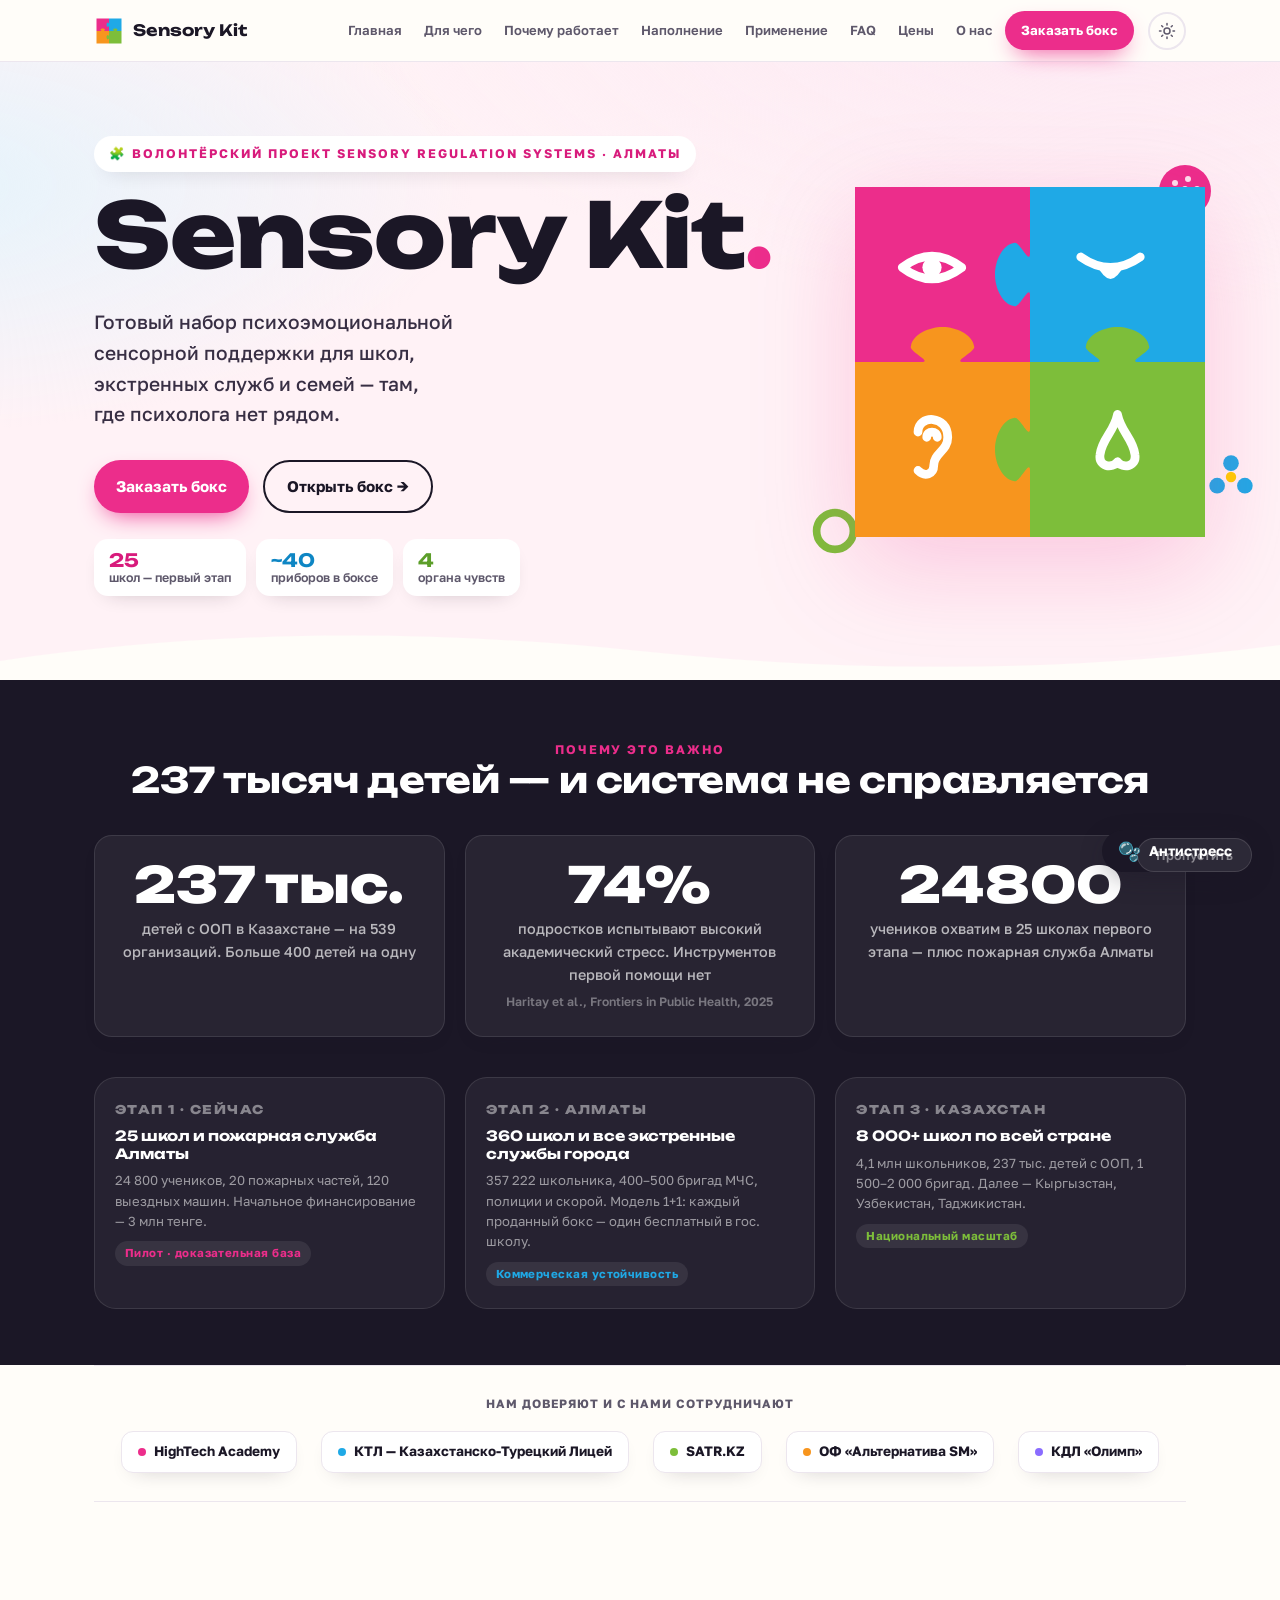
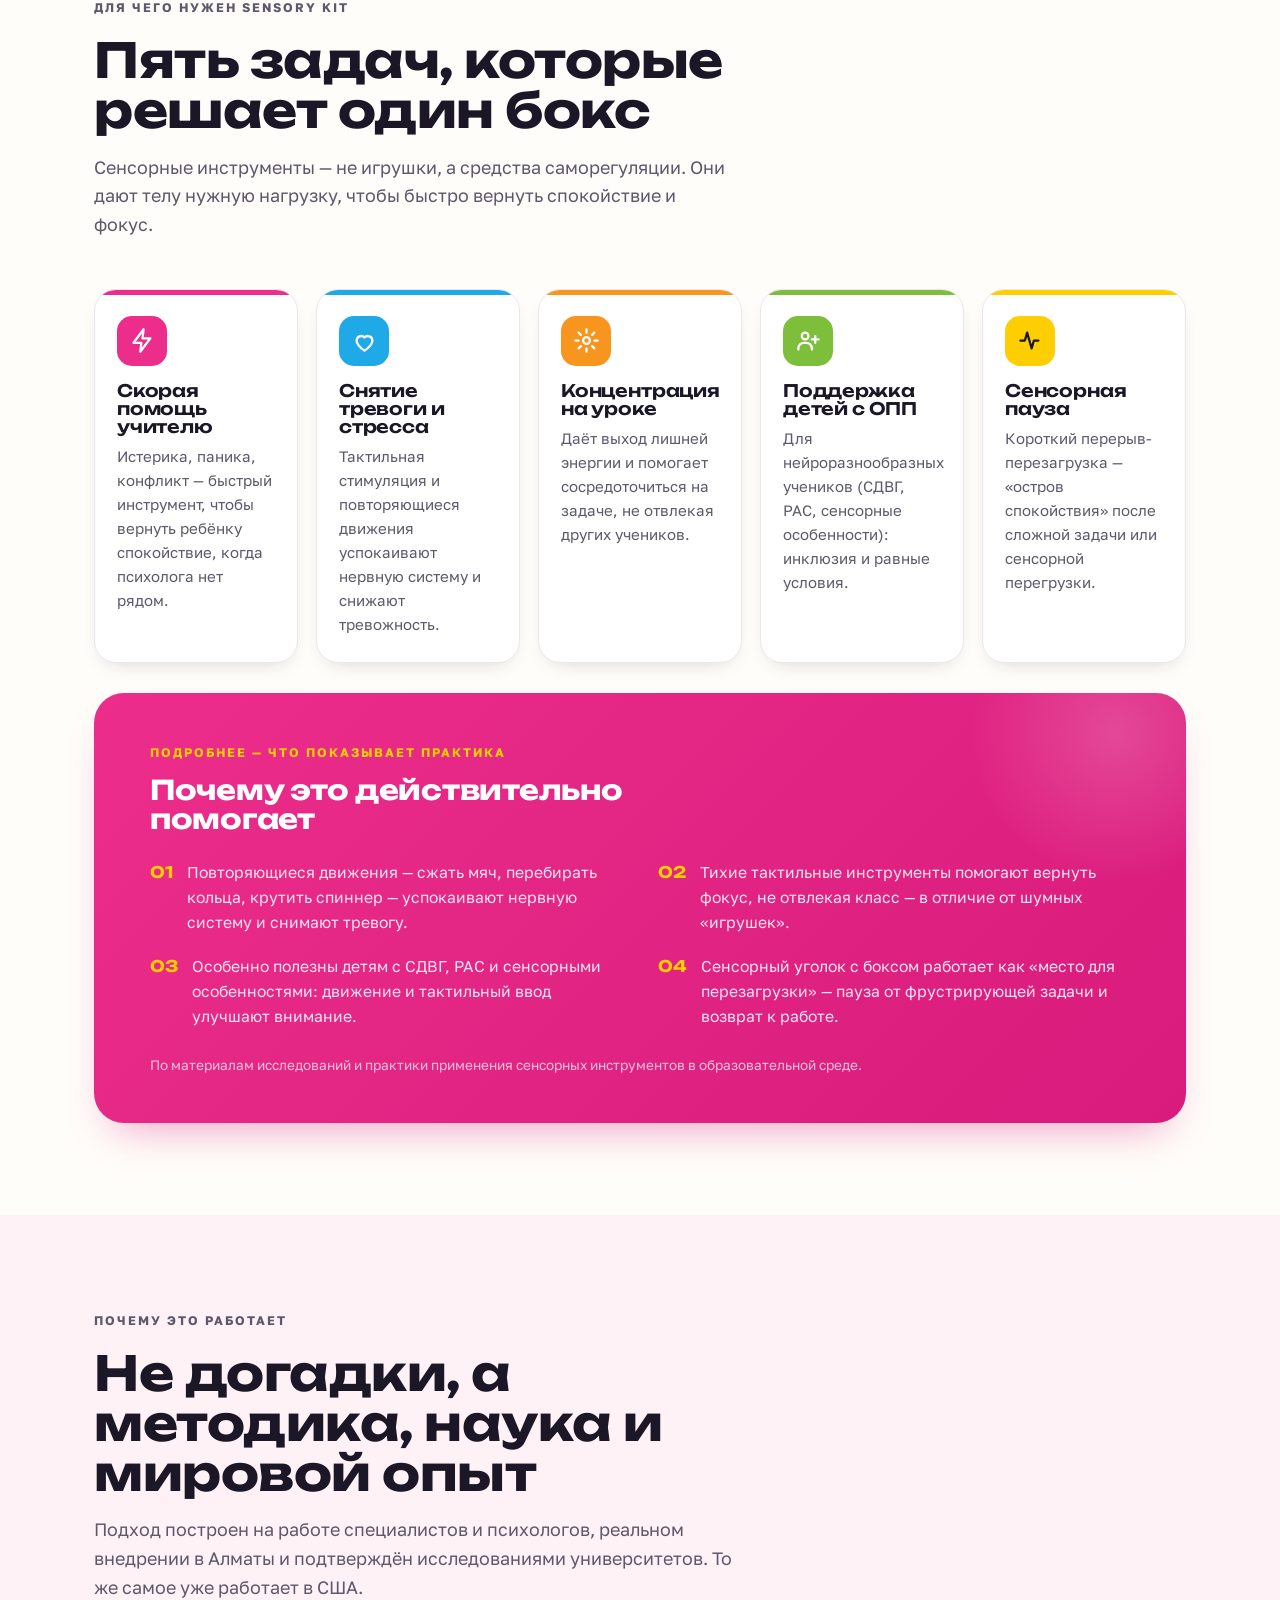
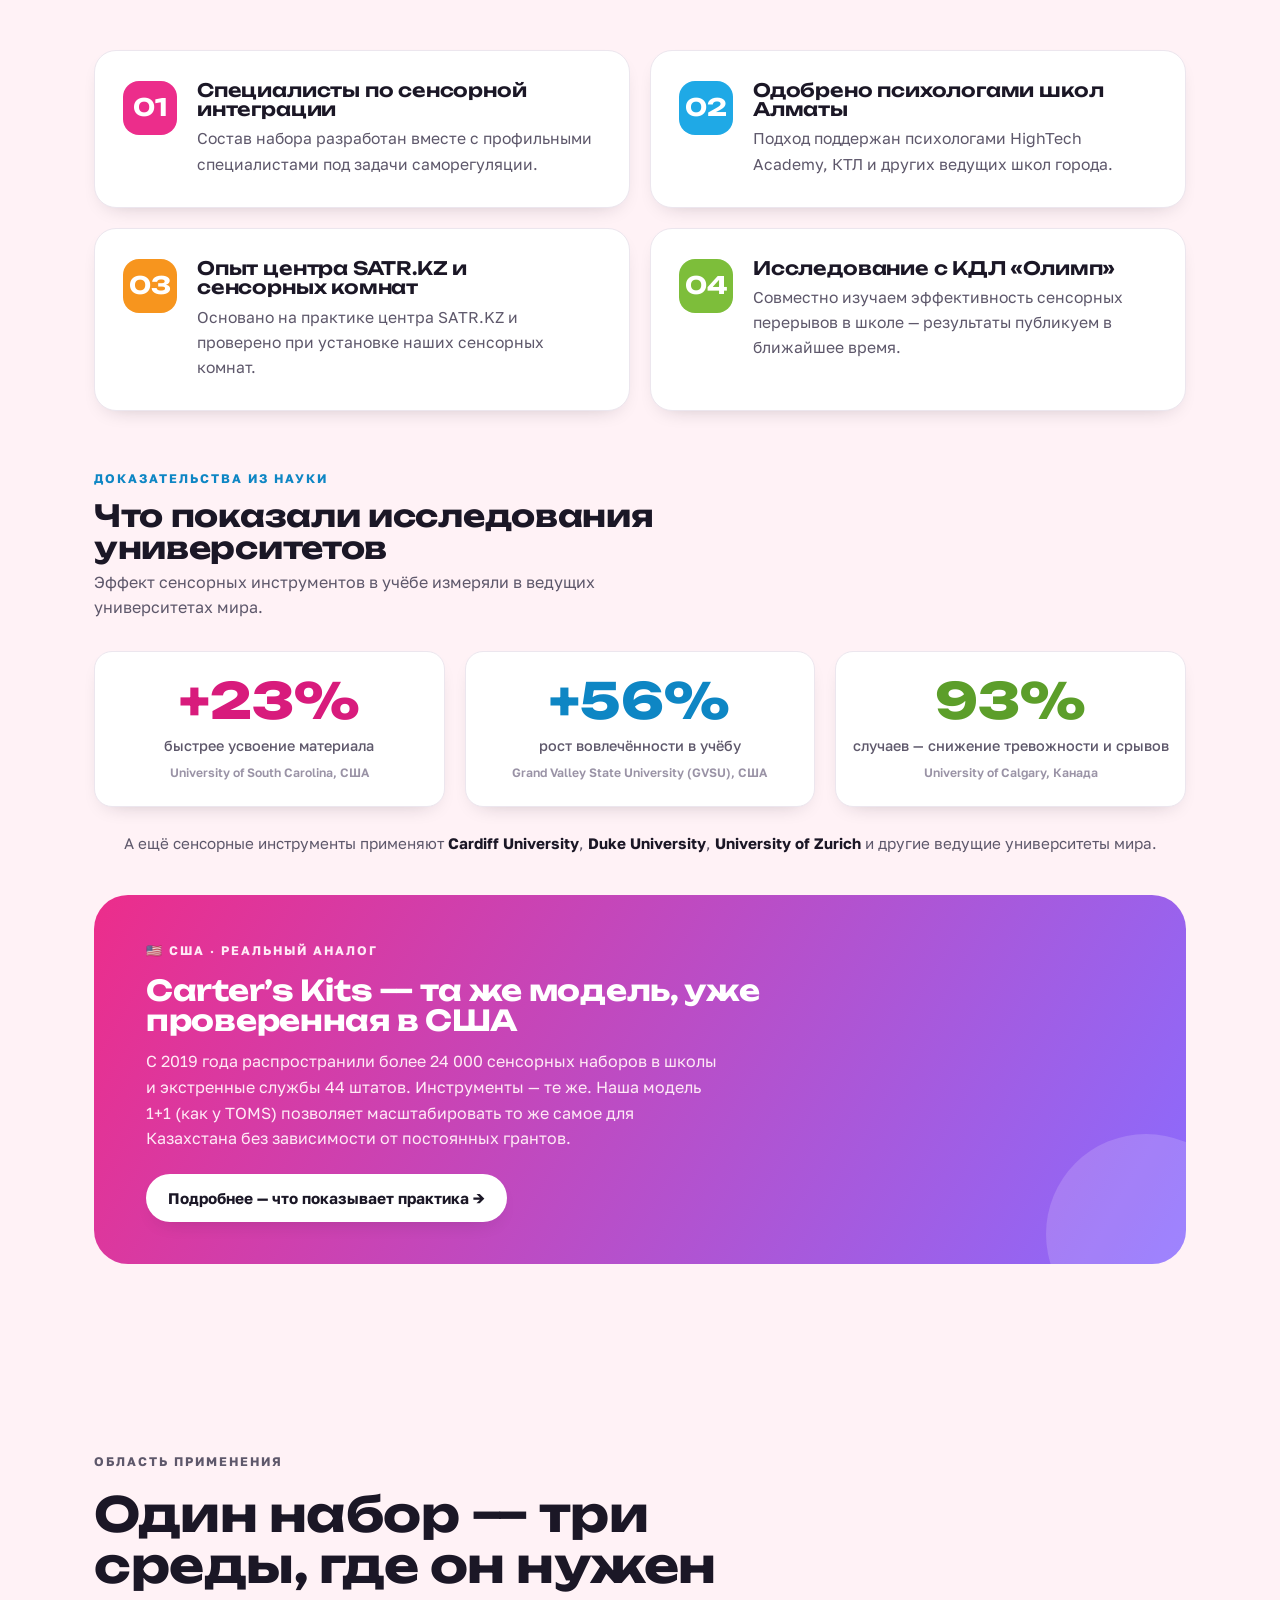
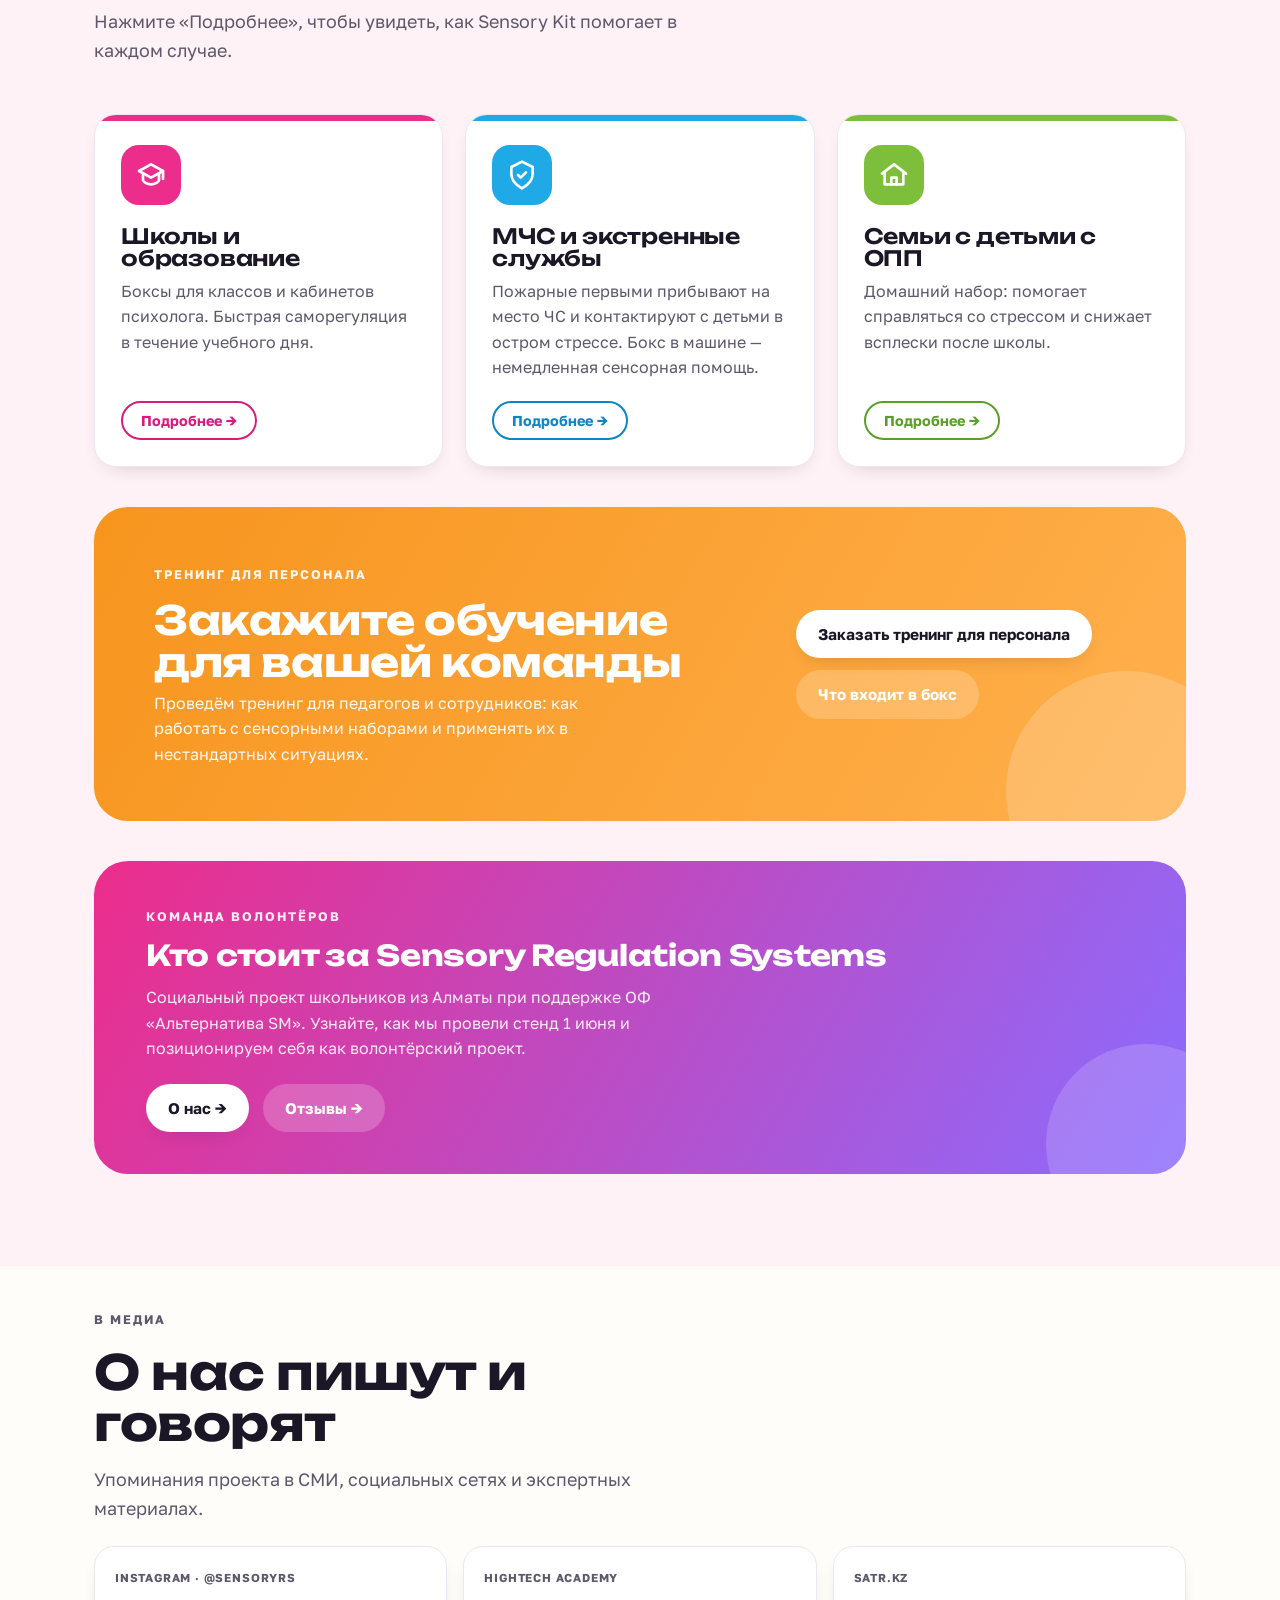
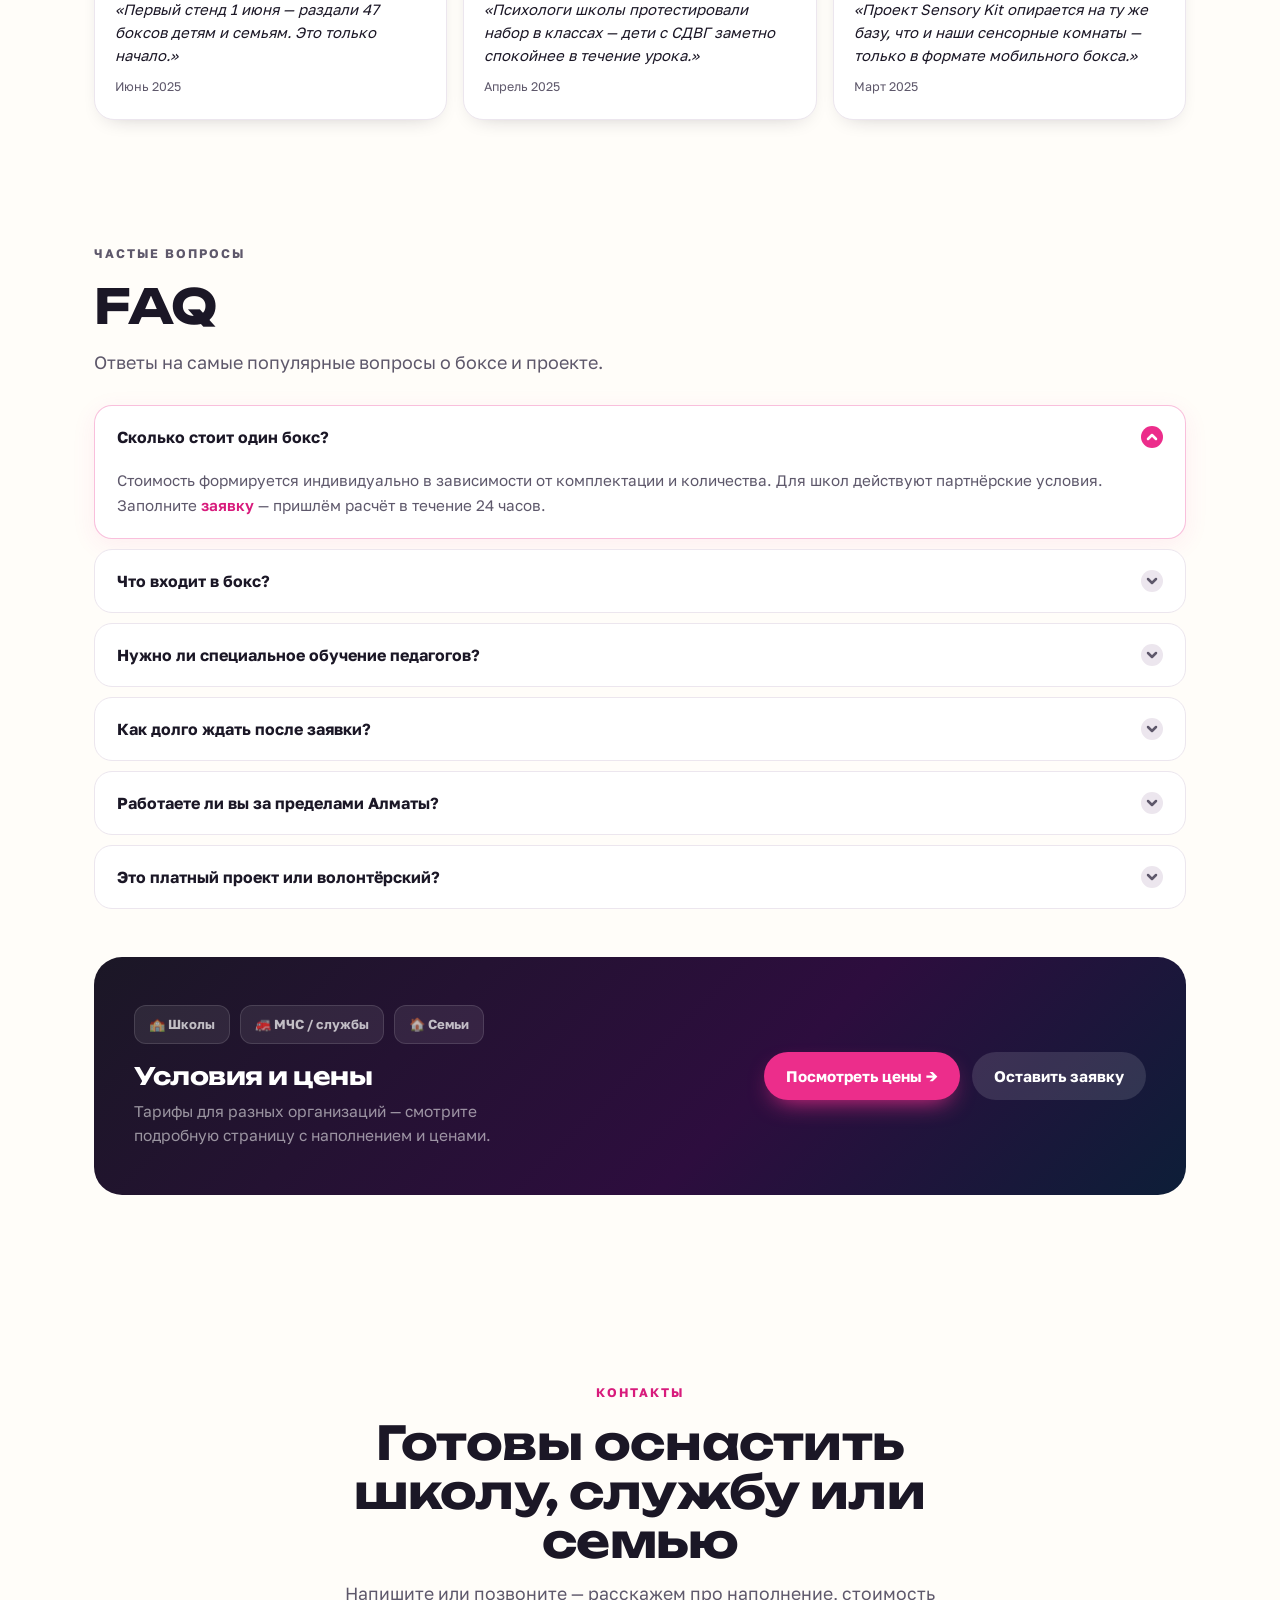
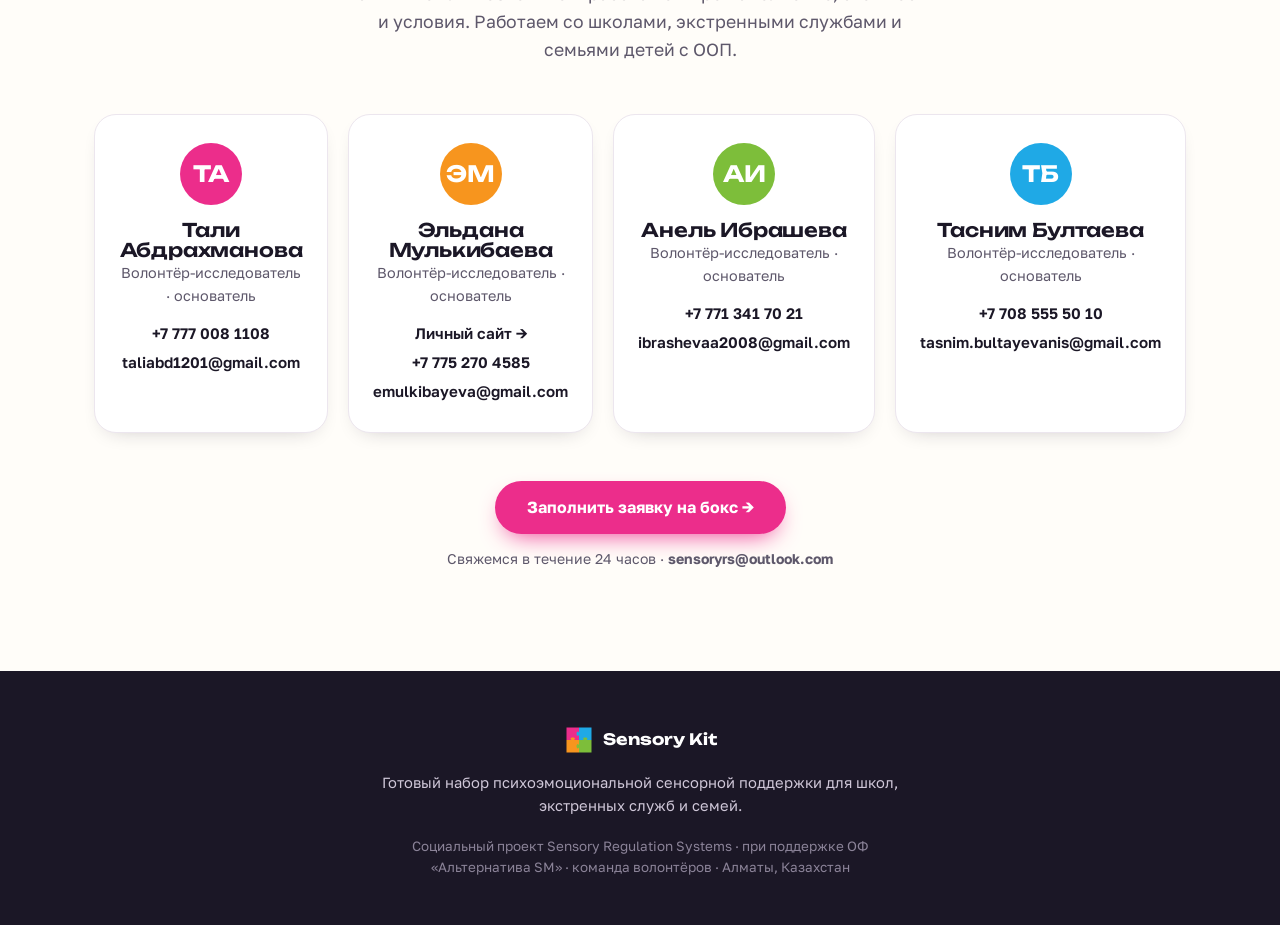
<file: sensory-kit.html>
<!DOCTYPE html>
<html lang="ru">
<head>
<meta charset="UTF-8">
<meta name="viewport" content="width=device-width, initial-scale=1.0">
<title>Sensory Kit — сенсорный бокс для школ и детей с ООП | Алматы</title>
<meta name="description" content="Sensory Kit — ~40 сенсорных инструментов для саморегуляции детей. Для школ, МЧС и семей в Алматы. Волонтёрский социальный проект.">
<meta name="keywords" content="сенсорный бокс, дети с ООП, СДВГ, РАС, антистресс, школа Алматы, сенсорная интеграция, сенсорные игрушки">
<meta name="author" content="Sensory Regulation Systems">
<link rel="canonical" href="https://dujsembaevalihan636-coder.github.io/sensory-kits.kz/sensory-kit.html">
<meta property="og:type" content="website">
<meta property="og:title" content="Sensory Kit — сенсорный бокс для школ и детей с ООП">
<meta property="og:description" content="~40 инструментов саморегуляции в одном боксе. Алматы, Казахстан.">
<meta property="og:url" content="https://dujsembaevalihan636-coder.github.io/sensory-kits.kz/sensory-kit.html">
<meta property="og:image" content="https://dujsembaevalihan636-coder.github.io/sensory-kits.kz/box-photo.jpg">
<meta property="og:locale" content="ru_RU">
<meta name="twitter:card" content="summary_large_image">
<meta name="twitter:title" content="Sensory Kit — сенсорный бокс для школ">
<meta name="twitter:image" content="https://dujsembaevalihan636-coder.github.io/sensory-kits.kz/box-photo.jpg">
<link rel="manifest" href="manifest.json">
<meta name="theme-color" content="#EC2D8B">
<meta name="mobile-web-app-capable" content="yes">
<meta name="apple-mobile-web-app-capable" content="yes">
<meta name="apple-mobile-web-app-title" content="Sensory Kit">
<script type="application/ld+json">{"@context":"https://schema.org","@type":"Organization","name":"Sensory Regulation Systems","alternateName":"Sensory Kit","url":"https://dujsembaevalihan636-coder.github.io/sensory-kits.kz/sensory-kit.html","description":"Волонтёрский социальный проект — сенсорные боксы для школ, МЧС и семей детей с ООП в Алматы","address":{"@type":"PostalAddress","addressLocality":"Алматы","addressCountry":"KZ"},"contactPoint":{"@type":"ContactPoint","email":"sensoryrs@outlook.com","contactType":"customer service"}}</script>
<link rel="preconnect" href="https://fonts.googleapis.com">
<link rel="preconnect" href="https://fonts.gstatic.com" crossorigin>
<link href="https://fonts.googleapis.com/css2?family=Unbounded:wght@500;600;700;800&family=Golos+Text:wght@400;500;600;700&display=swap" rel="stylesheet">
<style>

:root{
  --pink:#EC2D8B; --pink-ink:#D81B7C; --pink-wash:#FDE9F3;
  --blue:#1FA9E6; --blue-ink:#0E86C4; --blue-wash:#E4F4FC;
  --orange:#F7951E; --orange-ink:#DE7A00; --orange-wash:#FEF0DD;
  --green:#7DBE3A; --green-ink:#5C9E2A; --green-wash:#EEF7E1;
  --yellow:#FFCE00; --violet:#8A6CFF;
  --ink:#1B1726; --muted:#5E586B; --hair:#ECE6EE;
  --bg:#FFFDF9; --card:#FFFFFF; --pinkbg:#FFF2F6;
  --r:22px;
  --shadow:0 18px 40px -22px rgba(27,23,38,.30);
  --shadow-sm:0 8px 22px -14px rgba(27,23,38,.32);
  --maxw:1140px;
}
*{box-sizing:border-box;margin:0;padding:0}
html{scroll-behavior:smooth}
body{font-family:"Golos Text",system-ui,sans-serif;color:var(--ink);background:var(--bg);line-height:1.6;-webkit-font-smoothing:antialiased;overflow-x:hidden}
h1,h2,h3{font-family:"Unbounded",system-ui,sans-serif;line-height:1.05;letter-spacing:-.01em}
a{color:inherit;text-decoration:none}
img{max-width:100%;display:block}
.wrap{max-width:var(--maxw);margin:0 auto;padding:0 24px}
.section{padding:92px 0}
.eyebrow{font-weight:700;font-size:.78rem;letter-spacing:.16em;text-transform:uppercase}
.btn{display:inline-flex;align-items:center;gap:8px;font-family:"Golos Text";font-weight:700;border-radius:999px;padding:12px 22px;font-size:.96rem;cursor:pointer;border:0;transition:transform .18s,box-shadow .18s,background .2s;white-space:nowrap}
.btn:focus-visible{outline:3px solid var(--blue);outline-offset:3px}
.btn-primary{background:var(--pink);color:#fff;box-shadow:0 10px 24px -10px var(--pink)}
.btn-primary:hover{transform:translateY(-2px);box-shadow:0 16px 30px -10px var(--pink)}
.btn-ghost{background:transparent;color:var(--ink);border:2px solid var(--ink)}
.btn-ghost:hover{transform:translateY(-2px);background:var(--ink);color:#fff}
.btn-white{background:#fff;color:var(--ink);box-shadow:var(--shadow-sm)}
.btn-white:hover{transform:translateY(-2px)}
.btn-lg{padding:16px 30px;font-size:1.06rem}

/* nav */
.nav{position:sticky;top:0;z-index:50;backdrop-filter:saturate(160%) blur(12px);background:rgba(255,253,249,.82);border-bottom:1px solid var(--hair)}
.nav-in{position:relative;max-width:var(--maxw);margin:0 auto;padding:11px 24px;display:flex;align-items:center;gap:14px}
.brand-mark{display:flex;align-items:center;gap:9px;font-family:"Unbounded";font-weight:700;font-size:.98rem;white-space:nowrap}
.brand-mark svg{width:30px;height:30px;flex:none}
.nav-links{display:flex;gap:4px;margin-left:auto;align-items:center;flex-wrap:nowrap}
.nav-links a:not(.btn){font-weight:600;font-size:.82rem;color:var(--muted);transition:color .2s;padding:6px 9px;border-radius:8px;white-space:nowrap}
.nav-links a:not(.btn):hover{color:var(--ink);background:var(--hair)}
.nav .btn{padding:9px 16px;font-size:.82rem}
.burger{display:none;margin-left:auto;background:none;border:0;cursor:pointer;padding:6px}
.burger span{display:block;width:24px;height:2.5px;background:var(--ink);border-radius:2px;margin:5px 0;transition:.25s}

/* hero */
.hero{position:relative;overflow:hidden;background:radial-gradient(110% 90% at 88% -10%,var(--pink-wash) 0%,transparent 55%),radial-gradient(90% 80% at -8% 20%,var(--blue-wash) 0%,transparent 50%),var(--pinkbg)}
.hero-in{max-width:var(--maxw);margin:0 auto;padding:74px 24px 84px;display:grid;grid-template-columns:1.05fr .95fr;gap:48px;align-items:center}
.hero h1{font-size:clamp(3.1rem,8vw,5.6rem);font-weight:800;margin:.18em 0 .28em}
.hero h1 .dot{color:var(--pink)}
.hero .lead{font-size:1.2rem;color:#382f44;max-width:30ch;font-weight:500}
.hero .eyebrow{color:var(--pink-ink);display:inline-flex;align-items:center;gap:9px;background:#fff;padding:8px 15px;border-radius:999px;box-shadow:var(--shadow-sm)}
.hero-cta{display:flex;gap:14px;margin:30px 0 26px;flex-wrap:wrap}
.chips{display:flex;gap:10px;flex-wrap:wrap}
.chip{background:#fff;border-radius:14px;padding:11px 15px;box-shadow:var(--shadow-sm);display:flex;flex-direction:column;line-height:1.15}
.chip b{font-family:"Unbounded";font-weight:700;font-size:1.15rem}
.chip span{font-size:.78rem;color:var(--muted);font-weight:600}
.c-pink b{color:var(--pink-ink)} .c-blue b{color:var(--blue-ink)} .c-green b{color:var(--green-ink)}
.art{position:relative;display:flex;align-items:center;justify-content:center;min-height:380px}
.brain-stage{position:relative;width:min(420px,80vw)}
.brain{width:100%;height:auto;filter:drop-shadow(0 30px 50px rgba(236,45,139,.22));transform-origin:50% 52%}
.brain.breathe{animation:breathe 7s ease-in-out infinite}
@keyframes breathe{0%,100%{transform:scale(1)}50%{transform:scale(1.022)}}
.piece{cursor:pointer;transition:transform .4s cubic-bezier(.2,.8,.3,1);transform-origin:center}
.piece .ico{pointer-events:none}
.p-eye:hover{transform:translate(-5px,-5px)} .p-taste:hover{transform:translate(5px,-5px)}
.p-ear:hover{transform:translate(-5px,5px)} .p-nose:hover{transform:translate(5px,5px)}
.sense-tip{position:absolute;left:50%;top:50%;transform:translate(-50%,-50%) scale(.9);background:var(--ink);color:#fff;font-weight:700;font-size:.92rem;padding:8px 16px;border-radius:999px;opacity:0;pointer-events:none;transition:.2s;white-space:nowrap;z-index:5;box-shadow:var(--shadow)}
.sense-tip.show{opacity:1;transform:translate(-50%,-50%) scale(1)}
.assemble .piece{animation:asm .8s cubic-bezier(.2,.85,.3,1) both}
.assemble .p-eye{animation-delay:.05s}.assemble .p-taste{animation-delay:.16s}.assemble .p-ear{animation-delay:.27s}.assemble .p-nose{animation-delay:.38s}
@keyframes asm{from{opacity:0;transform:scale(.6)}to{opacity:1;transform:scale(1)}}
.toy{position:absolute;animation:float 9s ease-in-out infinite}
.toy.t1{width:60px;top:2%;right:6%;animation-delay:.2s}.toy.t2{width:46px;bottom:6%;left:-2%;animation-delay:1.4s}.toy.t3{width:52px;bottom:18%;right:-4%;animation-delay:2.6s}
@keyframes float{0%,100%{transform:translateY(0) rotate(0)}50%{transform:translateY(-16px) rotate(8deg)}}
.wave{position:absolute;left:0;right:0;bottom:-1px;line-height:0}
.wave svg{width:100%;height:60px;display:block}

/* section heading */
.shead{max-width:64ch}
.shead .eyebrow{color:var(--muted)}
.shead h2{font-size:clamp(2rem,4.4vw,3rem);font-weight:700;margin:.32em 0 .35em}
.shead p{color:var(--muted);font-size:1.12rem;max-width:58ch}
.shead.center{margin:0 auto;text-align:center}
.shead.center p{margin-left:auto;margin-right:auto}

/* use cases */
.use-grid{display:grid;grid-template-columns:repeat(auto-fit,minmax(195px,1fr));gap:18px;margin-top:50px}
.uc{background:var(--card);border:1px solid var(--hair);border-radius:var(--r);padding:26px 22px;box-shadow:var(--shadow-sm);position:relative;overflow:hidden;transition:transform .3s,box-shadow .3s}
.uc::before{content:"";position:absolute;inset:0 0 auto 0;height:5px}
.uc:hover{transform:translateY(-6px);box-shadow:var(--shadow)}
.uc .tile{width:50px;height:50px;border-radius:15px;display:grid;place-items:center;margin-bottom:16px}
.uc .tile svg{width:27px;height:27px}
.uc h3{font-size:1.08rem;font-weight:600;margin-bottom:8px}
.uc p{color:var(--muted);font-size:.94rem}
.uc.u1::before,.uc.u1 .tile{background:var(--pink)}
.uc.u2::before,.uc.u2 .tile{background:var(--blue)}
.uc.u3::before,.uc.u3 .tile{background:var(--orange)}
.uc.u4::before,.uc.u4 .tile{background:var(--green)}
.uc.u5::before,.uc.u5 .tile{background:var(--yellow)}
.uc.u5 .tile svg{stroke:var(--ink)}

/* detail */
.detail{margin-top:30px;background:linear-gradient(135deg,var(--pink) 0%,var(--pink-ink) 100%);color:#fff;border-radius:30px;padding:46px clamp(26px,5vw,56px);position:relative;overflow:hidden;box-shadow:0 22px 44px -20px rgba(216,27,124,.45)}
.detail::after{content:"";position:absolute;width:300px;height:300px;border-radius:50%;right:-80px;top:-110px;background:radial-gradient(circle,#fff 0%,transparent 70%);opacity:.18}
.detail .eyebrow{color:var(--yellow)}
.detail h3{font-family:"Unbounded";font-weight:700;font-size:clamp(1.3rem,3vw,1.7rem);margin:.4em 0 1em;max-width:24ch}
.dlist{display:grid;grid-template-columns:1fr 1fr;gap:18px 36px;position:relative;z-index:2}
.dlist .di{display:flex;gap:14px}
.dlist .di .n{font-family:"Unbounded";font-weight:700;color:var(--yellow);flex:none}
.dlist .di p{color:#ffe3f1;font-size:.98rem}
.detail .cite{margin-top:26px;font-size:.85rem;color:rgba(255,255,255,.72);position:relative;z-index:2}

/* почему */
.why{background:var(--pinkbg)}
.feat-grid{display:grid;grid-template-columns:1fr 1fr;gap:20px;margin-top:48px}
.feat{background:#fff;border-radius:var(--r);padding:30px 28px;display:flex;gap:20px;align-items:flex-start;box-shadow:var(--shadow-sm);border:1px solid var(--hair);transition:transform .3s}
.feat:hover{transform:translateY(-4px)}
.feat .num{font-family:"Unbounded";font-weight:700;font-size:1.5rem;flex:none;width:54px;height:54px;border-radius:16px;display:grid;place-items:center;color:#fff}
.feat:nth-child(1) .num{background:var(--pink)} .feat:nth-child(2) .num{background:var(--blue)} .feat:nth-child(3) .num{background:var(--orange)} .feat:nth-child(4) .num{background:var(--green)}
.feat h3{font-size:1.16rem;font-weight:600;margin-bottom:7px}
.feat p{color:var(--muted);font-size:.98rem}
.proof-row{display:grid;grid-template-columns:repeat(3,1fr);gap:20px;margin-top:30px;text-align:center}
.proof{background:#fff;border:1px solid var(--hair);border-radius:18px;padding:24px 16px;box-shadow:var(--shadow-sm)}
.proof .big{font-family:"Unbounded";font-weight:800;font-size:clamp(2.3rem,5vw,3.1rem);line-height:1}
.proof:nth-child(1) .big{color:var(--pink-ink)} .proof:nth-child(2) .big{color:var(--blue-ink)} .proof:nth-child(3) .big{color:var(--green-ink)}
.proof p{margin-top:8px;color:var(--muted);font-size:.9rem;font-weight:500}
.uses{text-align:center;margin-top:24px;color:var(--muted);font-size:.95rem}
.uses b{color:var(--ink)}
.midcta{text-align:center;margin-top:40px}

/* НАПОЛНЕНИЕ section */
.nap{background:var(--bg)}
.boxpanel{margin-top:44px;background:linear-gradient(180deg,var(--pink-wash) 0%,var(--bg) 100%);border:1px solid var(--hair);border-radius:34px;padding:40px 24px 48px}
.stage{position:relative;display:flex;flex-direction:column;align-items:center}
.boxwrap{position:relative;width:min(420px,84vw);filter:drop-shadow(0 26px 40px rgba(236,45,139,.20))}
.boxwrap svg{width:100%;height:auto;display:block;overflow:visible}
.lid{transform-box:fill-box;transform-origin:50% 50%;transition:transform .7s cubic-bezier(.3,.9,.3,1)}
.boxwrap.open .lid{transform:translate(-16px,-46px) rotate(-15deg)}
.mouthglow{opacity:0;transition:opacity .5s}
.boxwrap.open .mouthglow{opacity:1}
.spark{position:absolute;left:50%;top:38%;width:24px;height:24px;border-radius:50%;border:3px solid var(--yellow);transform:translate(-50%,-50%) scale(.2);opacity:0;pointer-events:none}
.spark.go{animation:spark .5s ease-out}
@keyframes spark{0%{opacity:.9;transform:translate(-50%,-50%) scale(.2)}100%{opacity:0;transform:translate(-50%,-50%) scale(2.4)}}
.openbtn{margin-top:26px;text-align:center}
.openbtn .hint{display:block;color:var(--muted);font-size:.85rem;margin-top:10px}
.replay{margin-top:22px;background:#fff;color:var(--ink);border:2px solid var(--hair);box-shadow:var(--shadow-sm);display:none}
.replay.show{display:inline-flex}
.item-grid{display:grid;grid-template-columns:repeat(4,1fr);gap:20px;margin-top:48px}
.item{background:var(--card);border:1px solid var(--hair);border-radius:var(--r);padding:24px 20px;box-shadow:var(--shadow-sm);text-align:center;opacity:0;position:relative;overflow:hidden;will-change:transform,opacity}
.item.shown{opacity:1}
.item::before{content:"";position:absolute;inset:0 0 auto 0;height:5px}
.item.k-ink::before{background:var(--ink)} .item.k-pink::before{background:var(--pink)}
.item.k-blue::before{background:var(--blue)} .item.k-violet::before{background:var(--violet)}
.item.k-orange::before{background:var(--orange)} .item.k-green::before{background:var(--green)}
.item .pic{width:96px;height:96px;margin:6px auto 14px;background:var(--bg);border-radius:18px;display:grid;place-items:center}
.item .pic svg{width:70px;height:70px}
.item h3{font-size:1.05rem;font-weight:600;margin-bottom:7px}
.item p{color:var(--muted);font-size:.9rem}
.item .qty{position:absolute;top:12px;right:12px;background:var(--pink-wash);color:var(--pink-ink);font-weight:700;font-size:.72rem;padding:4px 9px;border-radius:999px}
.real-in{display:grid;grid-template-columns:1.05fr .95fr;gap:46px;align-items:center;margin-top:54px}
.real-photo{background:#fff;border-radius:28px;padding:18px;box-shadow:var(--shadow);border:1px solid var(--hair);position:relative}
.real-photo img{border-radius:16px}
.real-photo .bdg{position:absolute;left:-14px;bottom:-14px;background:var(--yellow);color:var(--ink);font-family:"Unbounded";font-weight:700;font-size:.9rem;padding:12px 16px;border-radius:16px;box-shadow:var(--shadow-sm);display:flex;flex-direction:column;line-height:1.1}
.real-photo .bdg b{font-size:1.5rem}
.real-copy .eyebrow{color:var(--pink-ink)}
.real-copy h3{font-size:clamp(1.5rem,3.4vw,2.1rem);font-weight:700;margin:.3em 0 .5em}
.real-copy p{color:var(--muted);margin-bottom:20px}
.safe{display:flex;flex-wrap:wrap;gap:10px;margin-bottom:26px}
.safe span{background:var(--green-wash);color:var(--green-ink);font-weight:600;font-size:.86rem;padding:8px 14px;border-radius:999px}

.subhead{margin:54px 0 0;max-width:62ch}
.subhead .eyebrow{color:var(--blue-ink)}
.subhead h3{font-family:"Unbounded";font-weight:700;font-size:clamp(1.4rem,3vw,1.9rem);margin-top:.3em}
.subhead p{color:var(--muted);margin-top:.4em}
.proof .u{display:block;margin-top:6px;font-size:.76rem;color:#9a93a6;font-weight:600}
.carter{margin-top:40px;background:linear-gradient(120deg,var(--pink) 0%,var(--violet) 100%);border-radius:34px;padding:46px clamp(26px,5vw,54px);color:#fff;display:grid;grid-template-columns:1.4fr .9fr;gap:34px;align-items:center;position:relative;overflow:hidden}
.carter::before{content:"";position:absolute;width:240px;height:240px;border-radius:50%;background:rgba(255,255,255,.16);right:-70px;bottom:-90px}
.carter .eyebrow{color:#ffeaf6}
.carter h3{font-family:"Unbounded";font-weight:700;font-size:clamp(1.4rem,3vw,1.9rem);margin:.4em 0 .5em;color:#fff;position:relative;z-index:2}
.carter p{color:#ffeaf6;position:relative;z-index:2;max-width:54ch}
.carter-stats{display:flex;flex-direction:column;gap:12px;position:relative;z-index:2}
.carter-stats div{background:rgba(255,255,255,.16);border-radius:16px;padding:14px 18px}
.carter-stats b{font-family:"Unbounded";font-weight:700;font-size:1.35rem;display:block;line-height:1.1}
.carter-stats span{font-size:.82rem;opacity:.92}
@media(max-width:920px){ .carter{grid-template-columns:1fr} }

/* версия-тизер блока Carter's Kits для главной страницы со ссылкой на отдельную страницу */
.carter-teaser{margin-top:40px;background:linear-gradient(120deg,var(--pink) 0%,var(--violet) 100%);border-radius:34px;padding:42px clamp(26px,5vw,52px);color:#fff;position:relative;overflow:hidden}
.carter-teaser::before{content:"";position:absolute;width:200px;height:200px;border-radius:50%;background:rgba(255,255,255,.16);right:-60px;bottom:-70px}
.carter-teaser .eyebrow{color:#ffeaf6;position:relative;z-index:2}
.carter-teaser h3{font-family:"Unbounded";font-weight:700;font-size:clamp(1.3rem,3vw,1.8rem);margin:.4em 0 .5em;color:#fff;position:relative;z-index:2;max-width:32ch}
.carter-teaser p{color:#ffeaf6;position:relative;z-index:2;max-width:58ch;margin-bottom:22px}
.carter-teaser .btn{position:relative;z-index:2}

/* блок-вступление для страницы "Подробнее" */
.back-link{display:inline-flex;align-items:center;gap:8px;font-weight:700;font-size:.92rem;color:var(--pink-ink);margin-bottom:22px}
.back-link:hover{text-decoration:underline}

/* применение + modal */
.seg-grid{display:grid;grid-template-columns:repeat(3,1fr);gap:22px;margin-top:50px}
.seg{background:var(--card);border:1px solid var(--hair);border-radius:var(--r);padding:30px 26px 26px;box-shadow:var(--shadow-sm);position:relative;overflow:hidden;transition:transform .3s,box-shadow .3s;display:flex;flex-direction:column}
.seg::before{content:"";position:absolute;inset:0 0 auto 0;height:6px}
.seg:hover{transform:translateY(-6px);box-shadow:var(--shadow)}
.seg .tile{width:60px;height:60px;border-radius:18px;display:grid;place-items:center;margin-bottom:20px}
.seg .tile svg{width:32px;height:32px}
.seg h3{font-size:1.32rem;font-weight:600;margin-bottom:9px}
.seg p{color:var(--muted);font-size:1rem;flex:1}
.seg .more{margin-top:20px;align-self:flex-start;background:transparent;border:2px solid currentColor;border-radius:999px;padding:9px 18px;font-weight:700;font-size:.9rem;cursor:pointer;font-family:"Golos Text";display:inline-flex;align-items:center;gap:7px;transition:.2s}
.seg .more:focus-visible{outline:3px solid var(--blue);outline-offset:3px}
.seg.s-pink::before,.seg.s-pink .tile{background:var(--pink)} .seg.s-pink .more{color:var(--pink-ink)} .seg.s-pink .more:hover{background:var(--pink);color:#fff;border-color:var(--pink)}
.seg.s-blue::before,.seg.s-blue .tile{background:var(--blue)} .seg.s-blue .more{color:var(--blue-ink)} .seg.s-blue .more:hover{background:var(--blue);color:#fff;border-color:var(--blue)}
.seg.s-green::before,.seg.s-green .tile{background:var(--green)} .seg.s-green .more{color:var(--green-ink)} .seg.s-green .more:hover{background:var(--green);color:#fff;border-color:var(--green)}
.modal{position:fixed;inset:0;z-index:100;display:none;align-items:center;justify-content:center;padding:24px}
.modal.open{display:flex}
.modal-bg{position:absolute;inset:0;background:rgba(27,23,38,.55);backdrop-filter:blur(4px);animation:fade .25s ease}
@keyframes fade{from{opacity:0}to{opacity:1}}
.modal-card{position:relative;background:#fff;border-radius:26px;max-width:540px;width:100%;max-height:88vh;overflow:auto;box-shadow:0 40px 80px -30px rgba(0,0,0,.5);animation:pop .3s cubic-bezier(.2,.85,.3,1)}
@keyframes pop{from{opacity:0;transform:translateY(20px) scale(.96)}to{opacity:1;transform:none}}
.modal-top{padding:30px 30px 0;display:flex;gap:16px;align-items:center}
.modal-top .tile{width:54px;height:54px;border-radius:16px;display:grid;place-items:center;flex:none}
.modal-top .tile svg{width:28px;height:28px}
.modal-top h3{font-size:1.4rem;font-weight:700}
.modal-top .sub{font-size:.85rem;color:var(--muted);font-weight:600}
.modal-body{padding:22px 30px 30px}
.modal-body ul{list-style:none;display:flex;flex-direction:column;gap:13px}
.modal-body li{display:flex;gap:12px;font-size:1rem;color:#382f44}
.modal-body li svg{width:20px;height:20px;flex:none;margin-top:3px}
.modal-body .tagrow{margin-top:20px;display:flex;flex-wrap:wrap;gap:8px}
.modal-body .tagrow span{font-weight:700;font-size:.82rem;padding:6px 13px;border-radius:999px}
.modal-foot{padding:0 30px 30px}
.modal-close{position:absolute;top:16px;right:16px;width:38px;height:38px;border-radius:50%;border:0;background:var(--bg);cursor:pointer;font-size:1.3rem;line-height:1;color:var(--ink);display:grid;place-items:center;transition:.2s}
.modal-close:hover{background:var(--hair)}
.modal-close:focus-visible{outline:3px solid var(--blue);outline-offset:2px}
.m-pink .tile{background:var(--pink)} .m-pink .tagrow span{background:var(--pink-wash);color:var(--pink-ink)} .m-pink li svg{stroke:var(--pink)}
.m-blue .tile{background:var(--blue)} .m-blue .tagrow span{background:var(--blue-wash);color:var(--blue-ink)} .m-blue li svg{stroke:var(--blue)}
.m-green .tile{background:var(--green)} .m-green .tagrow span{background:var(--green-wash);color:var(--green-ink)} .m-green li svg{stroke:var(--green)}

/* training */
.train{background:linear-gradient(120deg,var(--orange) 0%,#ffb04d 100%);border-radius:34px;padding:54px clamp(26px,5vw,60px);color:#fff;display:grid;grid-template-columns:1.3fr .7fr;gap:30px;align-items:center;position:relative;overflow:hidden}
.train::before{content:"";position:absolute;width:240px;height:240px;border-radius:50%;background:rgba(255,255,255,.18);right:-60px;bottom:-90px}
.train .eyebrow{color:#fff;opacity:.92}
.train h2{font-size:clamp(1.8rem,4vw,2.5rem);font-weight:700;margin:.3em 0 .2em;color:#fff}
.train p{color:#fff;opacity:.95;max-width:46ch}
.train .cta-col{display:flex;flex-direction:column;gap:12px;align-items:flex-start;z-index:2}

/* contacts */
.cont-head{text-align:center;max-width:60ch;margin:0 auto}
.cont-head .eyebrow{color:var(--pink-ink)}
.cont-head h2{font-size:clamp(2rem,4.4vw,2.9rem);font-weight:700;margin:.32em 0 .3em}
.cont-head p{color:var(--muted);font-size:1.1rem}
.team{display:grid;grid-template-columns:repeat(4,1fr);gap:20px;margin:50px 0 34px}
.member{background:var(--card);border:1px solid var(--hair);border-radius:var(--r);padding:28px 24px;text-align:center;box-shadow:var(--shadow-sm);transition:transform .3s}
.member:hover{transform:translateY(-5px)}
.member .av{width:62px;height:62px;border-radius:50%;margin:0 auto 16px;display:grid;place-items:center;font-family:"Unbounded";font-weight:700;font-size:1.4rem;color:#fff}
.member:nth-child(1) .av{background:var(--pink)} .member:nth-child(2) .av{background:var(--orange)} .member:nth-child(3) .av{background:var(--green)} .member:nth-child(4) .av{background:var(--blue)}
.member h3{font-size:1.18rem;font-weight:600}
.member .role{color:var(--muted);font-size:.9rem;margin-bottom:14px}
.member a{display:block;font-weight:600;font-size:.95rem;margin-top:5px}
.member a:hover{color:var(--pink-ink)}
.cont-foot{text-align:center;padding:12px 0 8px}
.cont-foot .pk{font-weight:700}

/* about */
.about-intro{display:grid;grid-template-columns:1.1fr .9fr;gap:40px;align-items:start;margin-top:36px}
.about-copy p{color:var(--muted);margin-bottom:14px}
.about-pills{display:flex;flex-wrap:wrap;gap:10px;margin-top:22px}
.about-pills span{background:#fff;border:1px solid var(--hair);border-radius:999px;padding:9px 16px;font-weight:600;font-size:.86rem}
.about-card{background:linear-gradient(135deg,var(--pink-wash),#fff);border:1px solid var(--hair);border-radius:28px;padding:28px;box-shadow:var(--shadow-sm)}
.about-card h3{font-size:1.2rem;font-weight:700;margin-bottom:12px}
.about-card ul{list-style:none;display:grid;gap:10px}
.about-card li{display:flex;gap:10px;color:var(--muted);font-size:.95rem}
.about-card li::before{content:"✦";color:var(--pink-ink);font-weight:700}
.event-block{margin-top:48px;background:var(--card);border:1px solid var(--hair);border-radius:30px;padding:34px clamp(24px,4vw,42px);box-shadow:var(--shadow-sm)}
.event-top{display:flex;flex-wrap:wrap;gap:14px;align-items:center;margin-bottom:18px}
.event-date{background:var(--pink);color:#fff;font-family:"Unbounded";font-weight:700;font-size:.95rem;padding:10px 18px;border-radius:999px}
.event-time{background:var(--blue-wash);color:var(--blue-ink);font-weight:700;font-size:.9rem;padding:10px 16px;border-radius:999px}
.event-block h3{font-size:clamp(1.4rem,3vw,1.9rem);font-weight:700;margin-bottom:10px}
.event-block>p{color:var(--muted);max-width:72ch;margin-bottom:22px}
.event-grid{display:grid;grid-template-columns:repeat(2,1fr);gap:14px}
.event-grid div{background:var(--bg);border:1px solid var(--hair);border-radius:18px;padding:16px 18px}
.event-grid b{display:block;font-size:.95rem;margin-bottom:4px}
.event-grid span{color:var(--muted);font-size:.88rem}
.photo-block{margin-top:48px}
.photo-block h3{font-size:1.35rem;font-weight:700;margin-bottom:8px}
.photo-block p{color:var(--muted);font-size:.95rem;margin-bottom:18px}
.photo-grid{display:grid;grid-template-columns:repeat(3,1fr);gap:16px}
.photo-slot{position:relative;border-radius:20px;overflow:hidden;background:linear-gradient(135deg,var(--pink-wash),var(--blue-wash));border:1px solid var(--hair);box-shadow:var(--shadow-sm);aspect-ratio:4/3;display:flex;align-items:center;justify-content:center}
.photo-slot::before{content:"📷";font-size:2rem;opacity:.3;position:absolute;top:50%;left:50%;transform:translate(-50%,-50%)}
.photo-slot img{width:100%;height:100%;object-fit:cover;display:block}
.photo-slot .ph-label{position:absolute;left:12px;bottom:12px;background:rgba(27,23,38,.72);color:#fff;font-size:.72rem;font-weight:700;padding:6px 10px;border-radius:999px}

/* reviews */
.reviews-grid{display:grid;grid-template-columns:repeat(3,1fr);gap:20px;margin-top:36px}
.review{background:var(--card);border:1px solid var(--hair);border-radius:24px;padding:26px 22px;box-shadow:var(--shadow-sm);display:flex;flex-direction:column;gap:14px}
.review .stars{color:var(--yellow);letter-spacing:2px;font-size:1rem}
.review q{color:var(--ink);font-size:.98rem;line-height:1.55;font-style:normal}
.review .who{display:flex;align-items:center;gap:12px;margin-top:auto}
.review .who .av{width:44px;height:44px;border-radius:50%;display:grid;place-items:center;font-family:"Unbounded";font-weight:700;font-size:.85rem;color:#fff;background:var(--blue)}
.review:nth-child(2) .who .av{background:var(--pink)}
.review:nth-child(3) .who .av{background:var(--green)}
.review:nth-child(4) .who .av{background:var(--orange)}
.review:nth-child(5) .who .av{background:var(--violet)}
.review:nth-child(6) .who .av{background:var(--blue-ink)}
.review .who b{display:block;font-size:.92rem}
.review .who span{color:var(--muted);font-size:.8rem}

/* footer */
.foot{background:var(--ink);color:#cfc7d8;padding:54px 0 40px;text-align:center}
.foot .brand-mark{justify-content:center;color:#fff;margin-bottom:16px}
.foot p{font-size:.92rem;max-width:60ch;margin:0 auto 6px}
.foot .small{color:#8b8398;font-size:.84rem;margin-top:18px}

.reveal{opacity:0;transform:translateY(26px);transition:opacity .7s ease,transform .7s cubic-bezier(.2,.8,.3,1)}
.reveal.in{opacity:1;transform:none}

@media(max-width:1080px){
  .nav-links a:not(.btn){display:none}
  .nav-links a:not(.btn).nav-show{display:flex}
  .burger{display:block}
  .nav-links.open{display:flex!important;position:absolute;top:100%;left:0;right:0;flex-direction:column;background:var(--bg);padding:18px 24px;gap:0;border-bottom:1px solid var(--hair);box-shadow:var(--shadow)}
  .nav-links.open a{display:flex!important;color:var(--ink);padding:13px 6px;border-radius:0;border-bottom:1px solid var(--hair);font-size:.95rem}
  .nav-links.open a:last-child{border-bottom:none;margin-top:10px;justify-content:center}
  .nav-links:not(.open) .btn{display:flex}
}
@media(max-width:920px){
  .hero-in,.train,.real-in{grid-template-columns:1fr}
  .art{order:-1;min-height:300px}
  .seg-grid,.team,.proof-row,.reviews-grid,.photo-grid,.about-intro,.event-grid{grid-template-columns:1fr}
  .feat-grid,.dlist{grid-template-columns:1fr}
  .item-grid{grid-template-columns:repeat(2,1fr)}
  .section{padding:70px 0}
  .train .cta-col{align-items:stretch}
}
@media(max-width:480px){ .hero-cta .btn{flex:1} .item-grid{grid-template-columns:1fr 1fr;gap:14px} .item .pic{width:80px;height:80px} .item .pic svg{width:58px;height:58px} }
@media(prefers-reduced-motion:reduce){
  html{scroll-behavior:auto}
  *,.brain.breathe,.toy,.piece{animation:none!important;transition:none!important}
  .reveal{opacity:1;transform:none}.item{opacity:1!important}
}

/* ======== ORDER FORM ======== */
@keyframes form-spin{to{transform:rotate(360deg)}}.form-error-msg.show{display:block}

/* ======== FIDGET SPINNER ======== */
#sq-game-main{display:flex;align-items:center;gap:28px;justify-content:center}
#sq-spinner-side{display:flex;flex-direction:column;align-items:center;gap:8px;flex:none}
#sq-spinner{width:88px;height:88px;cursor:grab;user-select:none;touch-action:none;-webkit-tap-highlight-color:transparent;transition:filter .3s;will-change:transform}
#sq-spinner:active{cursor:grabbing}
#sq-spinner circle.lobe{fill:currentColor;transition:fill 1s}
#sq-spinner circle.hub{fill:#fff;opacity:.92}
#sq-spinner circle.inner{fill:currentColor;opacity:.8;transition:fill 1s}
#sq-spin-label{font-family:"Golos Text",sans-serif;font-size:.7rem;color:rgba(255,255,255,.38);font-weight:600;letter-spacing:.06em;text-align:center;line-height:1.3}
#sq-spin-glow{position:absolute;inset:0;border-radius:50%;pointer-events:none;background:radial-gradient(circle,rgba(236,45,139,.18) 0%,transparent 70%);transition:background .3s;animation:spin-glow-pulse 2s ease-in-out infinite}
@keyframes spin-glow-pulse{0%,100%{opacity:.5}50%{opacity:1}}

/* shape use tip */
#sq-use-tip{font-family:"Golos Text",sans-serif;font-size:.8rem;color:rgba(255,255,255,.45);text-align:center;max-width:22ch;line-height:1.45;margin-top:2px;min-height:2.4em;transition:opacity .25s}

@media(max-width:500px){
  #sq-game-main{flex-direction:column;gap:16px}
  #sq-spinner-side{flex-direction:row;gap:14px}
}

/* ======== PROBLEM STRIP ======== */
.prob-strip{background:var(--ink);padding:56px 0}
.prob-strip .proof-row{border:none}
.prob-strip .proof{background:rgba(255,255,255,.06);border-color:rgba(255,255,255,.1)}
.prob-strip .proof .big span{color:#fff}
.prob-strip .proof p{color:rgba(255,255,255,.68)}
.prob-strip .proof .u{color:rgba(255,255,255,.38)}
.prob-strip .strip-head{text-align:center;margin-bottom:36px}
.prob-strip .strip-head .eyebrow{color:var(--pink)}
.prob-strip .strip-head h2{color:#fff;font-size:clamp(1.5rem,3.5vw,2.2rem)}
.scale-steps{display:grid;grid-template-columns:repeat(3,1fr);gap:20px;margin-top:40px}
.scale-step{background:rgba(255,255,255,.05);border:1px solid rgba(255,255,255,.1);border-radius:var(--r);padding:22px 20px;color:#fff}
.scale-step .s-num{font-family:"Unbounded",sans-serif;font-weight:800;font-size:.75rem;letter-spacing:.12em;opacity:.45;margin-bottom:8px;text-transform:uppercase}
.scale-step h4{font-family:"Unbounded",sans-serif;font-size:.88rem;font-weight:700;margin-bottom:8px;line-height:1.25}
.scale-step p{font-size:.82rem;color:rgba(255,255,255,.55);line-height:1.55}
.scale-step .s-tag{display:inline-block;margin-top:10px;font-size:.72rem;font-weight:700;padding:3px 10px;border-radius:999px;background:rgba(255,255,255,.08);letter-spacing:.04em}
@media(max-width:640px){.scale-steps{grid-template-columns:1fr}}
@media(max-width:900px){.scale-steps{grid-template-columns:1fr 1fr}}

/* ======== INTRO CURTAIN ======== */
#intro{position:fixed;inset:0;z-index:9000;display:flex;align-items:center;justify-content:center;overflow:hidden;pointer-events:all}
#intro-l,#intro-r{position:absolute;top:0;bottom:0;width:51%;background:#1B1726;z-index:1;will-change:transform}
#intro-l{left:0;transition:transform 1s cubic-bezier(.77,0,.18,1) .05s}
#intro-r{right:0;transition:transform 1s cubic-bezier(.77,0,.18,1)}
#intro.curtain-open #intro-l{transform:translateX(-101%)}
#intro.curtain-open #intro-r{transform:translateX(101%)}
#intro-c{position:relative;z-index:2;display:flex;flex-direction:column;align-items:center;text-align:center;transition:opacity .32s ease,transform .32s cubic-bezier(.4,0,.6,1)}
#intro.curtain-open #intro-c{opacity:0;transform:scale(1.08) translateY(-12px);pointer-events:none}
#ilogo{width:118px;height:118px;margin-bottom:24px}
#ilogo svg{width:118px;height:118px;overflow:visible}
.ip{transition:transform .7s cubic-bezier(.2,.9,.3,1),opacity .5s ease;will-change:transform,opacity}
.ip.off-tl{transform:translate(-130px,-130px) scale(.25);opacity:0}
.ip.off-tr{transform:translate(130px,-130px) scale(.25);opacity:0}
.ip.off-bl{transform:translate(-130px,130px) scale(.25);opacity:0}
.ip.off-br{transform:translate(130px,130px) scale(.25);opacity:0}
#ititle{font-family:"Unbounded",sans-serif;font-weight:800;font-size:clamp(2.2rem,5vw,3.2rem);color:#fff;letter-spacing:-.02em;opacity:0;transform:translateY(16px);transition:opacity .6s,transform .6s cubic-bezier(.2,.9,.3,1)}
#ititle.vis{opacity:1;transform:none}
#itag{font-family:"Golos Text",sans-serif;font-size:.98rem;color:rgba(255,255,255,.5);margin-top:10px;opacity:0;transition:opacity .5s .12s}
#itag.vis{opacity:1}
#ibar-w{width:170px;height:3px;background:rgba(255,255,255,.1);border-radius:2px;margin-top:32px;overflow:hidden;opacity:0;transition:opacity .3s}
#ibar-w.vis{opacity:1}
#ibar{height:100%;width:0%;background:linear-gradient(90deg,#EC2D8B,#8A6CFF 50%,#1FA9E6);border-radius:2px}
#intro-skip{position:absolute;bottom:28px;right:28px;z-index:3;background:rgba(255,255,255,.08);color:rgba(255,255,255,.45);border:1px solid rgba(255,255,255,.12);border-radius:999px;padding:8px 18px;font-size:.8rem;font-weight:600;cursor:pointer;font-family:"Golos Text",sans-serif;transition:background .2s,color .2s}
#intro-skip:hover{background:rgba(255,255,255,.16);color:#fff}

/* ======== DARK THEME ======== */
body.dark{
  --bg:#0e0b16;--card:#18132a;--pinkbg:#160c17;
  --ink:#ede6f8;--muted:#8f85a3;--hair:#2a2240;
  --blue-wash:#091420;--pink-wash:#17090f;
  --orange-wash:#160e05;--green-wash:#0a1108;
}
body.dark .nav{background:rgba(14,11,22,.92)!important;border-bottom-color:#2a2240}
body.dark .hero{background:radial-gradient(110% 90% at 88% -10%,rgba(236,45,139,.13) 0%,transparent 55%),radial-gradient(90% 80% at -8% 20%,rgba(31,169,230,.09) 0%,transparent 50%),#0e0b16}
body.dark .hero .eyebrow{background:#18132a;color:var(--pink)}
body.dark .hero .lead{color:rgba(237,230,248,.72)}
body.dark .hero .wave path{fill:#0e0b16}
body.dark .chip{background:#18132a;border-color:#2a2240}
body.dark .chip b{color:var(--ink)}
body.dark .btn-ghost{border-color:#3a3050;color:var(--ink)}
body.dark .btn-ghost:hover{background:#2a2240;color:#fff}
body.dark .section.why{background:#120f1e}
body.dark .foot{background:#080613;border-top-color:#2a2240}
/* cards & boxes */
body.dark .proof{background:#18132a;border-color:#2a2240}
body.dark .feat{background:#18132a;border-color:#2a2240}
body.dark .uc{background:#18132a;border-color:#2a2240}
body.dark .seg{background:#18132a;border-color:#2a2240}
body.dark .member{background:#18132a;border-color:#2a2240}
body.dark .item{background:#18132a;border-color:#2a2240}
body.dark .item .pic{background:#0e0b16}
body.dark .replay{background:#18132a;color:var(--ink);border-color:#2a2240}
body.dark .real-photo{background:#18132a;border-color:#2a2240}
body.dark .boxpanel{background:linear-gradient(180deg,rgba(236,45,139,.08) 0%,#0e0b16 100%);border-color:#2a2240}
body.dark .cont-foot{background:rgba(236,45,139,.08);border:1px solid rgba(236,45,139,.15)}
body.dark .cont-foot p{color:var(--pink)}
body.dark .about-pills span{background:#18132a;border-color:#2a2240}
body.dark .about-card{background:linear-gradient(135deg,#1e1030,#18132a);border-color:#2a2240}
/* modal */
body.dark .modal-card{background:#18132a;border:1px solid #2a2240}
body.dark .modal-body li{color:var(--ink)}
body.dark .modal-close{background:#0e0b16;color:var(--ink)}
body.dark .modal-close:hover{background:#2a2240}
body.dark .m-pink .tagrow span{background:rgba(236,45,139,.15);color:var(--pink)}
body.dark .m-blue .tagrow span{background:rgba(31,169,230,.12);color:var(--blue)}
body.dark .m-green .tagrow span{background:rgba(125,190,58,.12);color:var(--green)}
/* form */
body.dark .form-input{background:#0e0b16;border-color:#2a2240;color:var(--ink)}
body.dark .form-input:focus{border-color:var(--pink);box-shadow:0 0 0 3px rgba(236,45,139,.15)}
/* scale steps */
body.dark .scale-step{background:rgba(255,255,255,.04)}

/* theme toggle */
#theme-btn{display:flex;align-items:center;justify-content:center;width:38px;height:38px;border-radius:50%;border:2px solid var(--hair);background:transparent;cursor:pointer;color:var(--muted);transition:color .2s,border-color .2s,background .2s;flex:none}
#theme-btn:hover{color:var(--ink);border-color:var(--ink)}
#theme-btn svg{width:18px;height:18px;pointer-events:none}

/* ======== SQUISH GAME ======== */
#sqbtn{position:fixed;bottom:28px;right:28px;z-index:500;background:var(--ink);color:#fff;border:none;border-radius:999px;padding:12px 20px 12px 16px;font-family:"Golos Text",sans-serif;font-weight:700;font-size:.88rem;cursor:pointer;display:flex;align-items:center;gap:8px;box-shadow:0 8px 28px -6px rgba(27,23,38,.45);transition:transform .2s,box-shadow .2s}
#sqbtn:hover{transform:translateY(-3px) scale(1.04);box-shadow:0 16px 36px -6px rgba(27,23,38,.5)}
#sqbtn .sq-emoji{font-size:1.15rem;line-height:1}

/* overlay */
#sqgame{position:fixed;inset:0;z-index:8000;display:flex;flex-direction:column;align-items:center;justify-content:center;opacity:0;pointer-events:none;transition:opacity .4s,background .9s;overflow:hidden;background:radial-gradient(ellipse at 50% 120%,#2a0e1f 0%,#100820 50%,#080612 100%)}
#sqgame.open{opacity:1;pointer-events:all}
/* ambient bg glow that follows mood */
#sq-glow{position:absolute;inset:0;pointer-events:none;transition:background 1.2s ease}

/* close */
#sqgame-close{position:absolute;top:20px;right:20px;background:rgba(255,255,255,.07);border:1px solid rgba(255,255,255,.12);color:rgba(255,255,255,.55);width:44px;height:44px;border-radius:50%;font-size:1.4rem;cursor:pointer;display:flex;align-items:center;justify-content:center;transition:background .2s,color .2s,transform .2s;line-height:1;z-index:1}
#sqgame-close:hover{background:rgba(255,255,255,.16);color:#fff;transform:rotate(90deg)}

/* stress meter */
#sq-meter{width:min(320px,80vw);margin-bottom:32px}
#sq-meter-labels{display:flex;justify-content:space-between;font-family:"Golos Text",sans-serif;font-size:.75rem;font-weight:600;color:rgba(255,255,255,.35);margin-bottom:6px;letter-spacing:.06em;text-transform:uppercase}
#sq-meter-bg{height:6px;border-radius:3px;background:rgba(255,255,255,.08);overflow:hidden}
#sq-meter-fill{height:100%;border-radius:3px;background:linear-gradient(90deg,#7DBE3A,#1FA9E6,#8A6CFF,#EC2D8B);background-size:300% 100%;background-position:0% 0%;width:100%;transition:width .5s cubic-bezier(.4,0,.2,1),background-position 1.2s ease}

/* ball area */
#sqball-wrap{position:relative;display:flex;align-items:center;justify-content:center;width:280px;height:280px}

/* glow rings */
#sq-glow-rings{position:absolute;inset:0;pointer-events:none}
.sq-ring{position:absolute;top:50%;left:50%;border-radius:50%;border:1px solid rgba(236,45,139,.15);transform:translate(-50%,-50%);transition:border-color 1s}
.sq-ring:nth-child(1){width:220px;height:220px;animation:sq-ring-pulse 2.8s ease-in-out infinite}
.sq-ring:nth-child(2){width:260px;height:260px;animation:sq-ring-pulse 2.8s ease-in-out infinite .4s}
.sq-ring:nth-child(3){width:300px;height:300px;animation:sq-ring-pulse 2.8s ease-in-out infinite .8s}
@keyframes sq-ring-pulse{0%,100%{opacity:.4;transform:translate(-50%,-50%) scale(1)}50%{opacity:.15;transform:translate(-50%,-50%) scale(1.04)}}

/* the ball */
#sqball{
  position:relative;z-index:2;
  width:190px;height:190px;border-radius:50%;
  background:radial-gradient(circle at 36% 30%,#ffaad8 0%,#EC2D8B 38%,#8c0a47 75%,#5a0030 100%);
  box-shadow:
    0 0 0 12px rgba(236,45,139,.08),
    0 0 0 28px rgba(236,45,139,.04),
    0 28px 60px -8px rgba(236,45,139,.6),
    inset 0 -18px 28px rgba(0,0,0,.25),
    inset 0 12px 22px rgba(255,255,255,.18);
  cursor:pointer;user-select:none;touch-action:none;-webkit-tap-highlight-color:transparent;
  animation:sq-idle 4s ease-in-out infinite;
  transition:box-shadow 1s,background 1s;
  will-change:transform;
}
/* highlight dot */
#sqball::after{content:'';position:absolute;top:22%;left:28%;width:28%;height:20%;border-radius:50%;background:rgba(255,255,255,.3);transform:rotate(-30deg);filter:blur(4px);pointer-events:none}

/* idle organic blob wobble */
@keyframes sq-idle{
  0%,100%{border-radius:50%;transform:scale(1)}
  20%{border-radius:52% 48% 55% 45% / 45% 52% 48% 55%;transform:scale(1.015) rotate(-0.8deg)}
  45%{border-radius:47% 53% 46% 54% / 55% 46% 54% 45%;transform:scale(0.988) rotate(0.5deg)}
  70%{border-radius:53% 47% 48% 52% / 48% 55% 45% 52%;transform:scale(1.01) rotate(-0.4deg)}
}

#sqball.sq-press{animation:none!important}
#sqball.sq-bounce{animation:sq-bounce .6s cubic-bezier(.15,1.7,.38,1) forwards}
@keyframes sq-bounce{
  0%  {transform:scaleX(var(--sx,1.35)) scaleY(var(--sy,.68));border-radius:55% 45% 55% 45% / 45% 55% 45% 55%}
  30% {transform:scaleX(.91) scaleY(1.09);border-radius:48% 52% 50% 50% / 50% 48% 52% 50%}
  60% {transform:scaleX(1.03) scaleY(.98);border-radius:50%}
  80% {transform:scaleX(.99) scaleY(1.01)}
  100%{transform:scale(1);border-radius:50%}
}
@keyframes sq-shake{
  0%,100%{transform:translateX(0)}
  20%{transform:translateX(-7px) rotate(-1deg)}
  40%{transform:translateX(6px) rotate(1deg)}
  60%{transform:translateX(-4px)}
  80%{transform:translateX(3px)}
}
#sqball-wrap.shake{animation:sq-shake .35s ease}

/* face */
#sq-face{position:absolute;top:50%;left:50%;transform:translate(-50%,-50%);font-size:2.6rem;pointer-events:none;z-index:3;transition:transform .2s cubic-bezier(.2,1.4,.4,1);text-shadow:0 2px 8px rgba(0,0,0,.3)}
#sq-face.pop{animation:sq-face-pop .3s cubic-bezier(.2,1.5,.4,1)}
@keyframes sq-face-pop{0%{transform:translate(-50%,-50%) scale(.6)}60%{transform:translate(-50%,-50%) scale(1.2)}100%{transform:translate(-50%,-50%) scale(1)}}

/* score + mood */
#sq-bottom{display:flex;flex-direction:column;align-items:center;gap:4px;margin-top:24px}
#sq-count{font-family:"Unbounded",sans-serif;color:#fff;font-size:3.2rem;font-weight:800;line-height:1;min-width:3ch;text-align:center;text-shadow:0 4px 20px rgba(236,45,139,.5);transition:color .8s}
#sq-label{font-family:"Golos Text",sans-serif;color:rgba(255,255,255,.35);font-size:.78rem;letter-spacing:.1em;text-transform:uppercase;margin-top:2px}
#sq-mood-name{font-family:"Golos Text",sans-serif;font-size:.9rem;font-weight:600;color:rgba(255,255,255,.6);margin-top:10px;padding:5px 14px;border-radius:999px;background:rgba(255,255,255,.07);border:1px solid rgba(255,255,255,.1);transition:color .8s,border-color .8s,background .8s}
#sq-msg{font-family:"Golos Text",sans-serif;color:rgba(255,255,255,.55);font-size:.95rem;margin-top:12px;min-height:1.4em;text-align:center;max-width:28ch}
#sq-msg.flash{animation:sq-flash .35s ease}
@keyframes sq-flash{0%,100%{opacity:1;transform:scale(1)}50%{opacity:0;transform:scale(.95)}}

/* particles */
.sq-p{position:absolute;pointer-events:none;border-radius:50%;animation:sq-part var(--dur,.8s) ease-out forwards}
@keyframes sq-part{0%{opacity:1;transform:translate(0,0) scale(1) rotate(0deg)}100%{opacity:0;transform:translate(var(--tx),var(--ty)) scale(0) rotate(var(--rot,180deg))}}
.sq-star{clip-path:polygon(50% 0%,61% 35%,98% 35%,68% 57%,79% 91%,50% 70%,21% 91%,32% 57%,2% 35%,39% 35%)}

/* celebration */
#sq-celebrate{position:absolute;inset:0;pointer-events:none;display:flex;align-items:center;justify-content:center;opacity:0;transition:opacity .4s}
#sq-celebrate.show{opacity:1}
#sq-celebrate-text{font-family:"Unbounded",sans-serif;font-size:clamp(1.4rem,4vw,2.2rem);font-weight:800;color:#fff;text-align:center;text-shadow:0 0 40px rgba(123,190,58,.8);animation:sq-celebrate-in .5s cubic-bezier(.2,1.5,.4,1) both}
@keyframes sq-celebrate-in{0%{transform:scale(0) rotate(-10deg);opacity:0}100%{transform:scale(1) rotate(0deg);opacity:1}}

/* shape selector */
#sq-selector{display:flex;gap:10px;margin-bottom:24px;flex-wrap:wrap;justify-content:center}
.sq-s-btn{background:rgba(255,255,255,.06);border:1.5px solid rgba(255,255,255,.1);border-radius:16px;padding:10px 12px;cursor:pointer;display:flex;flex-direction:column;align-items:center;gap:6px;transition:background .2s,border-color .2s,transform .15s;color:rgba(255,255,255,.5);font-size:.72rem;font-weight:700;font-family:"Golos Text",sans-serif;letter-spacing:.02em;min-width:60px}
.sq-s-btn:hover{background:rgba(255,255,255,.11);transform:translateY(-2px)}
.sq-s-btn.active{background:rgba(255,255,255,.14);border-color:rgba(255,255,255,.4);color:#fff}
.sq-s-preview{width:30px;height:30px;flex:none;transition:transform .2s}
.sq-s-btn:hover .sq-s-preview{transform:scale(1.15)}
.sq-s-ball{border-radius:50%;background:radial-gradient(circle at 36% 32%,#ffc0d8,#EC2D8B 46%,#6a0030)}
.sq-s-egg{border-radius:50% 50% 50% 50%/60% 60% 40% 40%;background:radial-gradient(circle at 36% 32%,#a8f0c0,#7DBE3A 46%,#2d5a10)}
.sq-s-blob{border-radius:62% 38% 72% 28%/34% 58% 42% 66%;background:radial-gradient(circle at 38% 34%,#d8c0ff,#8A6CFF 42%,#3a1080)}
.sq-s-star{clip-path:polygon(50% 0%,61% 35%,98% 35%,68% 57%,79% 91%,50% 70%,21% 91%,32% 57%,2% 35%,39% 35%);background:radial-gradient(circle at 40% 35%,#fffaaa,#FFCE00 46%,#8b6000)}
.sq-s-heart{clip-path:path('M 15 8 A 8 8 0 0 1 30 8 A 8 8 0 0 1 45 8 Q 45 20 30 30 Q 15 20 15 8 Z');background:radial-gradient(circle at 38% 32%,#ffb0cc,#e63946 46%,#6a0018)}

/* shape-specific idle animations */
@keyframes sq-idle-egg{0%,100%{border-radius:50% 50% 50% 50%/60% 60% 40% 40%;transform:scale(1)}40%{border-radius:48% 52% 52% 48%/58% 62% 38% 42%;transform:scale(1.02)}70%{border-radius:52% 48% 48% 52%/62% 58% 42% 38%;transform:scale(0.99)}}
@keyframes sq-idle-blob{0%{border-radius:62% 38% 72% 28%/34% 58% 42% 66%}25%{border-radius:42% 58% 52% 48%/68% 32% 68% 32%}50%{border-radius:72% 28% 42% 58%/52% 68% 32% 48%}75%{border-radius:38% 62% 68% 32%/46% 54% 46% 54%}100%{border-radius:62% 38% 72% 28%/34% 58% 42% 66%}}
@keyframes sq-idle-star{0%,100%{transform:scale(1) rotate(0deg)}50%{transform:scale(1.04) rotate(8deg)}}
@keyframes sq-idle-heart{0%,100%{transform:scale(1)}40%{transform:scale(1.05)}70%{transform:scale(.97)}}

/* ======== PARTNERS ======== */
.partners{padding:28px 0;border-top:1px solid var(--hair);border-bottom:1px solid var(--hair);margin-top:0}
.partners-label{font-size:.75rem;font-weight:700;letter-spacing:.08em;text-transform:uppercase;color:var(--muted);text-align:center;margin-bottom:18px}
.partners-row{display:flex;flex-wrap:wrap;justify-content:center;align-items:center;gap:10px 24px}
.partner-chip{display:flex;align-items:center;gap:8px;background:var(--card);border:1px solid var(--hair);border-radius:12px;padding:9px 16px;font-size:.85rem;font-weight:700;color:var(--ink);box-shadow:var(--shadow-sm);transition:box-shadow .2s,transform .2s}
.partner-chip:hover{box-shadow:var(--shadow);transform:translateY(-2px)}
.partner-chip .p-dot{width:8px;height:8px;border-radius:50%;flex:none}

/* ======== MEDIA / PRESS ======== */
.media-strip{margin-top:40px}
.media-strip .shead{margin-bottom:24px}
.media-cards{display:grid;grid-template-columns:repeat(3,1fr);gap:16px}
.media-card{background:var(--card);border:1px solid var(--hair);border-radius:20px;padding:22px 20px;box-shadow:var(--shadow-sm);display:flex;flex-direction:column;gap:10px;transition:box-shadow .2s,transform .2s}
.media-card:hover{box-shadow:var(--shadow);transform:translateY(-3px)}
.media-src{font-size:.72rem;font-weight:700;letter-spacing:.07em;text-transform:uppercase;color:var(--muted)}
.media-quote{font-size:.93rem;line-height:1.55;color:var(--ink);font-style:italic}
.media-date{font-size:.78rem;color:var(--muted)}
@media(max-width:920px){.media-cards{grid-template-columns:1fr 1fr}}
@media(max-width:580px){.media-cards{grid-template-columns:1fr}}


/* ======== FAQ ======== */
.faq{margin-top:28px}
.faq-list{display:flex;flex-direction:column;gap:10px;margin-top:28px}
.faq-item{background:var(--card);border:1.5px solid var(--hair);border-radius:18px;overflow:hidden;transition:border-color .2s,box-shadow .2s}
.faq-item.open{border-color:rgba(236,45,139,.3);box-shadow:0 6px 24px rgba(236,45,139,.08)}
.faq-q{width:100%;background:none;border:none;text-align:left;padding:20px 22px;font-family:"Golos Text",sans-serif;font-size:1rem;font-weight:700;color:var(--ink);cursor:pointer;display:flex;justify-content:space-between;align-items:center;gap:14px}
.faq-q:hover{color:var(--pink-ink)}
.faq-arr{width:22px;height:22px;border-radius:50%;background:var(--hair);display:flex;align-items:center;justify-content:center;flex:none;transition:background .2s,transform .3s}
.faq-arr svg{width:12px;height:12px;stroke:var(--muted);stroke-width:2.5;transition:stroke .2s}
.faq-item.open .faq-arr{background:var(--pink);transform:rotate(180deg)}
.faq-item.open .faq-arr svg{stroke:#fff}
.faq-a{max-height:0;overflow:hidden;transition:max-height .35s cubic-bezier(.2,.9,.3,1)}
.faq-item.open .faq-a{max-height:400px}
.faq-a-inner{padding:0 22px 20px;color:var(--muted);font-size:.95rem;line-height:1.65}
.faq-a-inner a{color:var(--pink-ink);font-weight:600}
body.dark .faq-item{background:var(--card);border-color:#2a2240}
body.dark .faq-item.open{border-color:rgba(236,45,139,.4)}
body.dark .faq-q{color:var(--ink)}
body.dark .faq-arr{background:#2a2240}

/* ======== PRICING TEASER ======== */
.price-teaser{background:linear-gradient(135deg,#1B1726 0%,#2d0d3e 60%,#0d1e38 100%);border-radius:28px;padding:48px 40px;margin-top:48px;display:flex;align-items:center;justify-content:space-between;gap:32px;flex-wrap:wrap}
.price-teaser h3{font-family:"Unbounded",sans-serif;font-size:1.5rem;font-weight:700;color:#fff;letter-spacing:-.02em;margin-bottom:10px}
.price-teaser p{color:rgba(255,255,255,.55);font-size:.97rem;line-height:1.55;max-width:40ch}
.price-teaser .pt-actions{display:flex;gap:12px;flex-wrap:wrap;margin-top:0}
.pt-chips{display:flex;gap:10px;flex-wrap:wrap;margin-bottom:20px}
.pt-chip{background:rgba(255,255,255,.08);border:1px solid rgba(255,255,255,.12);border-radius:12px;padding:8px 14px;font-size:.82rem;font-weight:700;color:rgba(255,255,255,.7)}

/* ======== DARK: new sections ======== */
body.dark .partner-chip{background:#18132a;border-color:#2a2240}
body.dark .media-card{background:#18132a;border-color:#2a2240}

</style>
</head>
<body id="top">

<!-- INTRO SPLASH -->
<div id="intro" aria-hidden="true">
  <div id="intro-l"></div>
  <div id="intro-r"></div>
  <div id="intro-c">
    <div id="ilogo">
      <svg viewBox="0 0 240 240" aria-hidden="true">
        <g class="ip off-tl">
          <path d="M 20 20 L 120 20 L 120 58 C 120 65 126.4 50 129.2 52 C 135.6 53 140 62 140 70 C 140 78 135.6 87 129.2 88 C 126.4 90 120 75 120 82 L 120 120 L 82 120 C 75 120 90 126.4 88 129.2 C 87 135.6 78 140 70 140 C 62 140 53 135.6 52 129.2 C 50 126.4 65 120 58 120 L 20 120 Z" fill="#EC2D8B"/>
        </g>
        <g class="ip off-tr">
          <path d="M 120 20 L 220 20 L 220 120 L 182 120 C 175 120 190 126.4 188 129.2 C 187 135.6 178 140 170 140 C 162 140 153 135.6 152 129.2 C 150 126.4 165 120 158 120 L 120 120 L 120 82 C 120 75 113.6 90 110.8 88 C 104.4 87 100 78 100 70 C 100 62 104.4 53 110.8 52 C 113.6 50 120 65 120 58 Z" fill="#1FA9E6"/>
        </g>
        <g class="ip off-bl">
          <path d="M 20 120 L 58 120 C 65 120 50 113.6 52 110.8 C 53 104.4 62 100 70 100 C 78 100 87 104.4 88 110.8 C 90 113.6 75 120 82 120 L 120 120 L 120 158 C 120 165 126.4 150 129.2 152 C 135.6 153 140 162 140 170 C 140 178 135.6 187 129.2 188 C 126.4 190 120 175 120 182 L 120 220 L 20 220 Z" fill="#F7951E"/>
        </g>
        <g class="ip off-br">
          <path d="M 120 120 L 158 120 C 165 120 150 113.6 152 110.8 C 153 104.4 162 100 170 100 C 178 100 187 104.4 188 110.8 C 190 113.6 175 120 182 120 L 220 120 L 220 220 L 120 220 L 120 182 C 120 175 113.6 190 110.8 188 C 104.4 187 100 178 100 170 C 100 162 104.4 153 110.8 152 C 113.6 150 120 165 120 158 Z" fill="#7DBE3A"/>
        </g>
      </svg>
    </div>
    <div id="ititle">Sensory&nbsp;Kit</div>
    <div id="itag">Сенсорная поддержка прямо в классе</div>
    <div id="ibar-w"><div id="ibar"></div></div>
  </div>
  <button id="intro-skip">Пропустить</button>
</div>

<!-- SQUISH GAME BUTTON -->
<button id="sqbtn" aria-label="Открыть антистресс">
  <span class="sq-emoji">🫧</span> Антистресс
</button>

<!-- SQUISH GAME OVERLAY -->
<div id="sqgame" role="dialog" aria-modal="true" aria-label="Антистресс-сквиш">
  <div id="sq-glow"></div>
  <button id="sqgame-close" aria-label="Закрыть">×</button>

  <!-- shape selector -->
  <div id="sq-selector">
    <button class="sq-s-btn active" data-shape="ball">
      <div class="sq-s-preview sq-s-ball"></div>Шарик
    </button>
    <button class="sq-s-btn" data-shape="egg">
      <div class="sq-s-preview sq-s-egg"></div>Яйцо
    </button>
    <button class="sq-s-btn" data-shape="blob">
      <div class="sq-s-preview sq-s-blob"></div>Слизь
    </button>
    <button class="sq-s-btn" data-shape="star">
      <div class="sq-s-preview sq-s-star"></div>Звезда
    </button>
    <button class="sq-s-btn" data-shape="heart">
      <div class="sq-s-preview sq-s-heart"></div>Сердце
    </button>
  </div>

  <!-- stress meter -->
  <div id="sq-meter">
    <div id="sq-meter-labels"><span>😤 стресс</span><span>расслаблен 🧘</span></div>
    <div id="sq-meter-bg"><div id="sq-meter-fill"></div></div>
  </div>

  <!-- ball + spinner row -->
  <div id="sq-game-main">
    <div id="sqball-wrap">
      <div id="sq-glow-rings">
        <div class="sq-ring"></div><div class="sq-ring"></div><div class="sq-ring"></div>
      </div>
      <div id="sqball" tabindex="0" role="button" aria-label="Сжать шарик"></div>
      <div id="sq-face" aria-hidden="true">😤</div>
    </div>

    <!-- fidget spinner -->
    <div id="sq-spinner-side">
      <div style="position:relative">
        <div id="sq-spin-glow"></div>
        <svg id="sq-spinner" viewBox="0 0 100 100" aria-label="Спиннер — крути" role="button" tabindex="0">
          <circle class="lobe" cx="50" cy="19" r="17"/>
          <circle class="lobe" cx="50" cy="19" r="17" transform="rotate(120 50 50)"/>
          <circle class="lobe" cx="50" cy="19" r="17" transform="rotate(240 50 50)"/>
          <circle class="hub"  cx="50" cy="50" r="13"/>
          <circle class="inner" cx="50" cy="50" r="7"/>
        </svg>
      </div>
      <div id="sq-spin-label">Раскрути<br>пальцем</div>
      <div id="sq-use-tip"></div>
    </div>
  </div>

  <!-- score -->
  <div id="sq-bottom">
    <div id="sq-count">0</div>
    <div id="sq-label">сжатий</div>
    <div id="sq-mood-name">Напряжён</div>
    <div id="sq-msg">Зажми и держи 🤏</div>
  </div>

  <!-- celebration -->
  <div id="sq-celebrate">
    <div id="sq-celebrate-text">🧘 Ты расслабился!<br><span style="font-size:.6em;opacity:.7">Отличная работа</span></div>
  </div>
</div>

<!-- NAV -->
<header class="nav">
  <div class="nav-in">
    <a class="brand-mark" href="#top" aria-label="Sensory Kit — на главную">
      <svg viewBox="0 0 240 240" aria-hidden="true">
        <path d="M 20 20 L 120 20 L 120 58 C 120 65 126.4 50 129.2 52 C 135.6 53 140 62 140 70 C 140 78 135.6 87 129.2 88 C 126.4 90 120 75 120 82 L 120 120 L 82 120 C 75 120 90 126.4 88 129.2 C 87 135.6 78 140 70 140 C 62 140 53 135.6 52 129.2 C 50 126.4 65 120 58 120 L 20 120 Z" fill="#EC2D8B"/>
        <path d="M 120 20 L 220 20 L 220 120 L 182 120 C 175 120 190 126.4 188 129.2 C 187 135.6 178 140 170 140 C 162 140 153 135.6 152 129.2 C 150 126.4 165 120 158 120 L 120 120 L 120 82 C 120 75 113.6 90 110.8 88 C 104.4 87 100 78 100 70 C 100 62 104.4 53 110.8 52 C 113.6 50 120 65 120 58 Z" fill="#1FA9E6"/>
        <path d="M 20 120 L 58 120 C 65 120 50 113.6 52 110.8 C 53 104.4 62 100 70 100 C 78 100 87 104.4 88 110.8 C 90 113.6 75 120 82 120 L 120 120 L 120 158 C 120 165 126.4 150 129.2 152 C 135.6 153 140 162 140 170 C 140 178 135.6 187 129.2 188 C 126.4 190 120 175 120 182 L 120 220 L 20 220 Z" fill="#F7951E"/>
        <path d="M 120 120 L 158 120 C 165 120 150 113.6 152 110.8 C 153 104.4 162 100 170 100 C 178 100 187 104.4 188 110.8 C 190 113.6 175 120 182 120 L 220 120 L 220 220 L 120 220 L 120 182 C 120 175 113.6 190 110.8 188 C 104.4 187 100 178 100 170 C 100 162 104.4 153 110.8 152 C 113.6 150 120 165 120 158 Z" fill="#7DBE3A"/>
      </svg>
      Sensory&nbsp;Kit
    </a>
    <nav class="nav-links" id="navLinks">
      <a href="#top">Главная</a>
      <a href="#dlya-chego">Для чего</a>
      <a href="#pochemu">Почему работает</a>
      <a href="podrobnee.html">Наполнение</a>
      <a href="#primenenie">Применение</a>
      <a href="#faq">FAQ</a>
      <a href="tseny.html">Цены</a>
      <a href="o-nas.html">О нас</a>
      <a class="btn btn-primary" href="zakaz.html">Заказать бокс</a>
    </nav>
    <button id="theme-btn" aria-label="Переключить тему" title="Тёмная / светлая тема">
      <svg id="theme-icon-sun" viewBox="0 0 24 24" fill="none" stroke="currentColor" stroke-width="2" stroke-linecap="round" stroke-linejoin="round"><circle cx="12" cy="12" r="4"/><path d="M12 2v2M12 20v2M4.93 4.93l1.41 1.41M17.66 17.66l1.41 1.41M2 12h2M20 12h2M6.34 17.66l-1.41 1.41M19.07 4.93l-1.41 1.41"/></svg>
      <svg id="theme-icon-moon" viewBox="0 0 24 24" fill="none" stroke="currentColor" stroke-width="2" stroke-linecap="round" stroke-linejoin="round" style="display:none"><path d="M21 12.79A9 9 0 1 1 11.21 3 7 7 0 0 0 21 12.79z"/></svg>
    </button>
    <button class="burger" id="burger" aria-label="Меню" aria-expanded="false"><span></span><span></span><span></span></button>
  </div>
</header>

<main>

<!-- HERO -->
<section class="hero">
  <div class="hero-in">
    <div>
      <span class="eyebrow">🧩 Волонтёрский проект Sensory&nbsp;Regulation&nbsp;Systems · Алматы</span>
      <h1>Sensory&nbsp;Kit<span class="dot">.</span></h1>
      <p class="lead">Готовый набор психоэмоциональной сенсорной поддержки для школ, экстренных служб и семей — там, где психолога нет рядом.</p>
      <div class="hero-cta">
        <a class="btn btn-primary" href="zakaz.html">Заказать бокс</a>
        <a class="btn btn-ghost" href="podrobnee.html">Открыть бокс →</a>
      </div>
      <div class="chips">
        <div class="chip c-pink"><b data-count="25">0</b><span>школ — первый этап</span></div>
        <div class="chip c-blue"><b data-count="40" data-prefix="~">0</b><span>приборов в боксе</span></div>
        <div class="chip c-green"><b data-count="4">0</b><span>органа чувств</span></div>
      </div>
    </div>
    <div class="art">
      <div class="brain-stage">
        <svg class="toy t1" viewBox="0 0 60 60" aria-hidden="true"><circle cx="30" cy="30" r="26" fill="#EC2D8B"/><g fill="#fff" opacity=".85"><circle cx="20" cy="22" r="3"/><circle cx="33" cy="18" r="3"/><circle cx="42" cy="28" r="3"/><circle cx="24" cy="36" r="3"/><circle cx="37" cy="38" r="3"/><circle cx="30" cy="28" r="3"/></g></svg>
        <svg class="toy t2" viewBox="0 0 60 60" aria-hidden="true"><circle cx="30" cy="30" r="24" fill="none" stroke="#7DBE3A" stroke-width="10"/></svg>
        <svg class="toy t3" viewBox="0 0 60 60" aria-hidden="true"><g fill="#1FA9E6"><circle cx="30" cy="14" r="9"/><circle cx="14" cy="40" r="9"/><circle cx="46" cy="40" r="9"/></g><circle cx="30" cy="30" r="6" fill="#FFCE00"/></svg>
        <svg class="brain" id="brain" viewBox="0 0 240 240" role="img" aria-label="Логотип Sensory Kit: четыре пазла — зрение, вкус, слух, обоняние">
          <g class="piece p-eye" data-sense="Зрение">
            <path d="M 20 20 L 120 20 L 120 58 C 120 65 126.4 50 129.2 52 C 135.6 53 140 62 140 70 C 140 78 135.6 87 129.2 88 C 126.4 90 120 75 120 82 L 120 120 L 82 120 C 75 120 90 126.4 88 129.2 C 87 135.6 78 140 70 140 C 62 140 53 135.6 52 129.2 C 50 126.4 65 120 58 120 L 20 120 L 20 20 Z" fill="#EC2D8B"/>
            <g class="ico" transform="translate(64,66)" fill="none" stroke="#fff" stroke-width="5" stroke-linecap="round" stroke-linejoin="round"><path d="M-17 0 Q0 -13 17 0 Q0 13 -17 0 Z"/><circle cx="0" cy="0" r="5.5" fill="#fff" stroke="none"/></g>
          </g>
          <g class="piece p-taste" data-sense="Вкус">
            <path d="M 120 20 L 220 20 L 220 120 L 182 120 C 175 120 190 126.4 188 129.2 C 187 135.6 178 140 170 140 C 162 140 153 135.6 152 129.2 C 150 126.4 165 120 158 120 L 120 120 L 120 82 C 120 75 113.6 90 110.8 88 C 104.4 87 100 78 100 70 C 100 62 104.4 53 110.8 52 C 113.6 50 120 65 120 58 L 120 20 Z" fill="#1FA9E6"/>
            <g class="ico" transform="translate(166,64)"><path d="M-17 -4 Q0 8 17 -4" fill="none" stroke="#fff" stroke-width="5" stroke-linecap="round"/><path d="M-8 0 Q0 17 8 0 Z" fill="#fff"/></g>
          </g>
          <g class="piece p-ear" data-sense="Слух">
            <path d="M 20 120 L 58 120 C 65 120 50 113.6 52 110.8 C 53 104.4 62 100 70 100 C 78 100 87 104.4 88 110.8 C 90 113.6 75 120 82 120 L 120 120 L 120 158 C 120 165 126.4 150 129.2 152 C 135.6 153 140 162 140 170 C 140 178 135.6 187 129.2 188 C 126.4 190 120 175 120 182 L 120 220 L 20 220 L 20 120 Z" fill="#F7951E"/>
            <g class="ico" transform="translate(64,168)" fill="none" stroke="#fff" stroke-width="5" stroke-linecap="round" stroke-linejoin="round"><path d="M-8 -8 C-8 -18 9 -18 9 -5 C9 3 1 4 1 11 C1 16 -4 18 -8 14"/><path d="M-3 -5 C-3 -9 3 -9 3 -5"/></g>
          </g>
          <g class="piece p-nose" data-sense="Обоняние">
            <path d="M 120 120 L 158 120 C 165 120 150 113.6 152 110.8 C 153 104.4 162 100 170 100 C 178 100 187 104.4 188 110.8 C 190 113.6 175 120 182 120 L 220 120 L 220 220 L 120 220 L 120 182 C 120 175 113.6 190 110.8 188 C 104.4 187 100 178 100 170 C 100 162 104.4 153 110.8 152 C 113.6 150 120 165 120 158 L 120 120 Z" fill="#7DBE3A"/>
            <g class="ico" transform="translate(170,166)" fill="none" stroke="#fff" stroke-width="5" stroke-linecap="round" stroke-linejoin="round"><path d="M0 -16 C-2 -6 -9 -2 -10 7 C-11 14 -3 15 0 11 C3 15 11 14 10 7 C9 -2 2 -6 0 -16"/></g>
          </g>
        </svg>
        <div class="sense-tip" id="senseTip">Зрение</div>
      </div>
    </div>
  </div>
  <div class="wave" aria-hidden="true"><svg viewBox="0 0 1440 60" preserveAspectRatio="none"><path d="M0,40 C240,8 480,8 720,30 C960,52 1200,52 1440,24 L1440,60 L0,60 Z" fill="#FFFDF9"/></svg></div>
</section>

<!-- ПРОБЛЕМА И МАСШТАБ -->
<section class="prob-strip">
  <div class="wrap">
    <div class="strip-head reveal">
      <span class="eyebrow">Почему это важно</span>
      <h2>237 тысяч детей — и система не справляется</h2>
    </div>
    <div class="proof-row reveal">
      <div class="proof">
        <div class="big"><span data-count="237" data-suffix="&thinsp;тыс.">0</span></div>
        <p>детей с ООП в Казахстане — на 539 организаций. Больше 400 детей на одну</p>
      </div>
      <div class="proof">
        <div class="big"><span data-count="74" data-suffix="%">0</span></div>
        <p>подростков испытывают высокий академический стресс. Инструментов первой помощи нет</p>
        <span class="u">Haritay et al., Frontiers in Public Health, 2025</span>
      </div>
      <div class="proof">
        <div class="big"><span data-count="24800">0</span></div>
        <p>учеников охватим в 25 школах первого этапа — плюс пожарная служба Алматы</p>
      </div>
    </div>
    <div class="scale-steps reveal">
      <div class="scale-step">
        <div class="s-num">Этап 1 · сейчас</div>
        <h4>25 школ и пожарная служба Алматы</h4>
        <p>24&nbsp;800 учеников, 20 пожарных частей, 120 выездных машин. Начальное финансирование — 3 млн тенге.</p>
        <span class="s-tag" style="color:var(--pink)">Пилот · доказательная база</span>
      </div>
      <div class="scale-step">
        <div class="s-num">Этап 2 · Алматы</div>
        <h4>360 школ и все экстренные службы города</h4>
        <p>357&nbsp;222 школьника, 400–500 бригад МЧС, полиции и скорой. Модель 1+1: каждый проданный бокс — один бесплатный в гос. школу.</p>
        <span class="s-tag" style="color:var(--blue)">Коммерческая устойчивость</span>
      </div>
      <div class="scale-step">
        <div class="s-num">Этап 3 · Казахстан</div>
        <h4>8 000+ школ по всей стране</h4>
        <p>4,1 млн школьников, 237 тыс. детей с ООП, 1 500–2 000 бригад. Далее — Кыргызстан, Узбекистан, Таджикистан.</p>
        <span class="s-tag" style="color:var(--green)">Национальный масштаб</span>
      </div>
    </div>
  </div>
</section>

<!-- ПАРТНЁРЫ -->
<div class="wrap"><div class="partners reveal">
  <div class="partners-label">Нам доверяют и с нами сотрудничают</div>
  <div class="partners-row">
    <div class="partner-chip"><span class="p-dot" style="background:#EC2D8B"></span>HighTech Academy</div>
    <div class="partner-chip"><span class="p-dot" style="background:#1FA9E6"></span>КТЛ — Казахстанско-Турецкий Лицей</div>
    <div class="partner-chip"><span class="p-dot" style="background:#7DBE3A"></span>SATR.KZ</div>
    <div class="partner-chip"><span class="p-dot" style="background:#F7951E"></span>ОФ «Альтернатива SM»</div>
    <div class="partner-chip"><span class="p-dot" style="background:#8A6CFF"></span>КДЛ «Олимп»</div>
  </div>
</div></div>

<!-- ДЛЯ ЧЕГО -->
<section class="section" id="dlya-chego">
  <div class="wrap">
    <div class="shead reveal">
      <span class="eyebrow">Для чего нужен Sensory Kit</span>
      <h2>Пять задач, которые решает один бокс</h2>
      <p>Сенсорные инструменты — не игрушки, а средства саморегуляции. Они дают телу нужную нагрузку, чтобы быстро вернуть спокойствие и фокус.</p>
    </div>
    <div class="use-grid">
      <article class="uc u1 reveal"><div class="tile"><svg viewBox="0 0 24 24" fill="none" stroke="#fff" stroke-width="2" stroke-linecap="round" stroke-linejoin="round"><path d="M13 2L4 14h7l-1 8 9-12h-7l1-8z"/></svg></div><h3>Скорая помощь учителю</h3><p>Истерика, паника, конфликт — быстрый инструмент, чтобы вернуть ребёнку спокойствие, когда психолога нет рядом.</p></article>
      <article class="uc u2 reveal"><div class="tile"><svg viewBox="0 0 24 24" fill="none" stroke="#fff" stroke-width="2" stroke-linecap="round" stroke-linejoin="round"><path d="M12 21s-7-4.3-7-9a4 4 0 017-2.6A4 4 0 0119 12c0 4.7-7 9-7 9z"/></svg></div><h3>Снятие тревоги и стресса</h3><p>Тактильная стимуляция и повторяющиеся движения успокаивают нервную систему и снижают тревожность.</p></article>
      <article class="uc u3 reveal"><div class="tile"><svg viewBox="0 0 24 24" fill="none" stroke="#fff" stroke-width="2" stroke-linecap="round" stroke-linejoin="round"><circle cx="12" cy="12" r="3"/><path d="M12 2v3M12 19v3M2 12h3M19 12h3M5 5l2 2M17 17l2 2M19 5l-2 2M7 17l-2 2"/></svg></div><h3>Концентрация на уроке</h3><p>Даёт выход лишней энергии и помогает сосредоточиться на задаче, не отвлекая других учеников.</p></article>
      <article class="uc u4 reveal"><div class="tile"><svg viewBox="0 0 24 24" fill="none" stroke="#fff" stroke-width="2" stroke-linecap="round" stroke-linejoin="round"><circle cx="9" cy="8" r="3"/><path d="M3 20v-1a5 5 0 015-5h2a5 5 0 015 5v1"/><path d="M18 8v6M15 11h6"/></svg></div><h3>Поддержка детей с ОПП</h3><p>Для нейроразнообразных учеников (СДВГ, РАС, сенсорные особенности): инклюзия и равные условия.</p></article>
      <article class="uc u5 reveal"><div class="tile"><svg viewBox="0 0 24 24" fill="none" stroke="#1B1726" stroke-width="2" stroke-linecap="round" stroke-linejoin="round"><path d="M3 12h4l2-7 4 14 2-7h4"/></svg></div><h3>Сенсорная пауза</h3><p>Короткий перерыв-перезагрузка — «остров спокойствия» после сложной задачи или сенсорной перегрузки.</p></article>
    </div>
    <div class="detail reveal">
      <span class="eyebrow">Подробнее — что показывает практика</span>
      <h3>Почему это действительно помогает</h3>
      <div class="dlist">
        <div class="di"><span class="n">01</span><p>Повторяющиеся движения — сжать мяч, перебирать кольца, крутить спиннер — успокаивают нервную систему и снимают тревогу.</p></div>
        <div class="di"><span class="n">02</span><p>Тихие тактильные инструменты помогают вернуть фокус, не отвлекая класс — в отличие от шумных «игрушек».</p></div>
        <div class="di"><span class="n">03</span><p>Особенно полезны детям с СДВГ, РАС и сенсорными особенностями: движение и тактильный ввод улучшают внимание.</p></div>
        <div class="di"><span class="n">04</span><p>Сенсорный уголок с боксом работает как «место для перезагрузки» — пауза от фрустрирующей задачи и возврат к работе.</p></div>
      </div>
      <p class="cite">По материалам исследований и практики применения сенсорных инструментов в образовательной среде.</p>
    </div>

  </div>
</section>

<!-- ПОЧЕМУ -->
<section class="section why" id="pochemu">
  <div class="wrap">
    <div class="shead reveal">
      <span class="eyebrow">Почему это работает</span>
      <h2>Не догадки, а методика, наука и мировой опыт</h2>
      <p>Подход построен на работе специалистов и психологов, реальном внедрении в Алматы и подтверждён исследованиями университетов. То же самое уже работает в США.</p>
    </div>
    <div class="feat-grid">
      <article class="feat reveal"><div class="num">01</div><div><h3>Специалисты по сенсорной интеграции</h3><p>Состав набора разработан вместе с профильными специалистами под задачи саморегуляции.</p></div></article>
      <article class="feat reveal"><div class="num">02</div><div><h3>Одобрено психологами школ Алматы</h3><p>Подход поддержан психологами HighTech Academy, КТЛ и других ведущих школ города.</p></div></article>
      <article class="feat reveal"><div class="num">03</div><div><h3>Опыт центра SATR.KZ и сенсорных комнат</h3><p>Основано на практике центра SATR.KZ и проверено при установке наших сенсорных комнат.</p></div></article>
      <article class="feat reveal"><div class="num">04</div><div><h3>Исследование с КДЛ «Олимп»</h3><p>Совместно изучаем эффективность сенсорных перерывов в школе — результаты публикуем в ближайшее время.</p></div></article>
    </div>
    <div class="subhead reveal">
      <span class="eyebrow">Доказательства из науки</span>
      <h3>Что показали исследования университетов</h3>
      <p>Эффект сенсорных инструментов в учёбе измеряли в ведущих университетах мира.</p>
    </div>
    <div class="proof-row reveal">
      <div class="proof"><div class="big"><span data-count="23" data-prefix="+" data-suffix="%">+0%</span></div><p>быстрее усвоение материала</p><span class="u">University of South Carolina, США</span></div>
      <div class="proof"><div class="big"><span data-count="56" data-prefix="+" data-suffix="%">+0%</span></div><p>рост вовлечённости в учёбу</p><span class="u">Grand Valley State University (GVSU), США</span></div>
      <div class="proof"><div class="big"><span data-count="93" data-suffix="%">0%</span></div><p>случаев — снижение тревожности и срывов</p><span class="u">University of Calgary, Канада</span></div>
    </div>
    <p class="uses reveal">А ещё сенсорные инструменты применяют <b>Cardiff University</b>, <b>Duke University</b>, <b>University of Zurich</b> и другие ведущие университеты мира.</p>

    <div class="carter-teaser reveal">
      <span class="eyebrow">🇺🇸 США · реальный аналог</span>
      <h3>Carter’s Kits — та же модель, уже проверенная в США</h3>
      <p>С 2019 года распространили более 24&nbsp;000 сенсорных наборов в школы и экстренные службы 44 штатов. Инструменты — те же. Наша модель 1+1 (как у TOMS) позволяет масштабировать то же самое для Казахстана без зависимости от постоянных грантов.</p>
      <a class="btn btn-white" href="podrobnee.html">Подробнее — что показывает практика →</a>
    </div>
  </div>
</section>

<!-- ПРИМЕНЕНИЕ -->
<section class="section why" id="primenenie">
  <div class="wrap">
    <div class="shead reveal">
      <span class="eyebrow">Область применения</span>
      <h2>Один набор — три среды, где он нужен</h2>
      <p>Нажмите «Подробнее», чтобы увидеть, как Sensory Kit помогает в каждом случае.</p>
    </div>
    <div class="seg-grid">
      <article class="seg s-pink reveal"><div class="tile"><svg viewBox="0 0 24 24" fill="none" stroke="#fff" stroke-width="2" stroke-linecap="round" stroke-linejoin="round"><path d="M3 9l9-5 9 5-9 5-9-5z"/><path d="M21 9v6"/><path d="M6 11v5c0 1 3 3 6 3s6-2 6-3v-5"/></svg></div><h3>Школы и образование</h3><p>Боксы для классов и кабинетов психолога. Быстрая саморегуляция в течение учебного дня.</p><button class="more" data-modal="m-school">Подробнее →</button></article>
      <article class="seg s-blue reveal"><div class="tile"><svg viewBox="0 0 24 24" fill="none" stroke="#fff" stroke-width="2" stroke-linecap="round" stroke-linejoin="round"><path d="M12 2l8 4v5c0 5-3.5 8.5-8 11-4.5-2.5-8-6-8-11V6l8-4z"/><path d="M9 12l2 2 4-4"/></svg></div><h3>МЧС и экстренные службы</h3><p>Пожарные первыми прибывают на место ЧС и контактируют с детьми в остром стрессе. Бокс в машине — немедленная сенсорная помощь.</p><button class="more" data-modal="m-mchs">Подробнее →</button></article>
      <article class="seg s-green reveal"><div class="tile"><svg viewBox="0 0 24 24" fill="none" stroke="#fff" stroke-width="2" stroke-linecap="round" stroke-linejoin="round"><path d="M3 11l9-7 9 7"/><path d="M5 10v9h14v-9"/><path d="M10 19v-5h4v5"/></svg></div><h3>Семьи с детьми с ОПП</h3><p>Домашний набор: помогает справляться со стрессом и снижает всплески после школы.</p><button class="more" data-modal="m-family">Подробнее →</button></article>
    </div>

    <div class="train reveal" style="margin-top:40px">
      <div>
        <span class="eyebrow">Тренинг для персонала</span>
        <h2>Закажите обучение для вашей команды</h2>
        <p>Проведём тренинг для педагогов и сотрудников: как работать с сенсорными наборами и применять их в нестандартных ситуациях.</p>
      </div>
      <div class="cta-col">
        <a class="btn btn-white" href="#kontakty">Заказать тренинг для персонала</a>
        <a class="btn btn-white" href="podrobnee.html" style="background:rgba(255,255,255,.2);color:#fff;box-shadow:none">Что входит в бокс</a>
      </div>
    </div>

    <div class="carter-teaser reveal" style="margin-top:40px">
      <span class="eyebrow">Команда волонтёров</span>
      <h3>Кто стоит за Sensory Regulation Systems</h3>
      <p>Социальный проект школьников из Алматы при поддержке ОФ «Альтернатива SM». Узнайте, как мы провели стенд 1 июня и позиционируем себя как волонтёрский проект.</p>
      <a class="btn btn-white" href="o-nas.html">О нас →</a>
      <a class="btn btn-white" href="otzyvy.html" style="background:rgba(255,255,255,.2);color:#fff;box-shadow:none;margin-left:10px">Отзывы →</a>
    </div>
  </div>
</section>


<!-- СМИ -->
<section class="section" id="media" style="padding-top:0">
  <div class="wrap">
    <div class="media-strip">
      <div class="shead reveal">
        <span class="eyebrow">В медиа</span>
        <h2>О нас пишут и говорят</h2>
        <p>Упоминания проекта в СМИ, социальных сетях и экспертных материалах.</p>
      </div>
      <div class="media-cards">
        <div class="media-card reveal">
          <span class="media-src">Instagram · @sensoryrs</span>
          <p class="media-quote">«Первый стенд 1 июня — раздали 47 боксов детям и семьям. Это только начало.»</p>
          <span class="media-date">Июнь 2025</span>
        </div>
        <div class="media-card reveal">
          <span class="media-src">HighTech Academy</span>
          <p class="media-quote">«Психологи школы протестировали набор в классах — дети с СДВГ заметно спокойнее в течение урока.»</p>
          <span class="media-date">Апрель 2025</span>
        </div>
        <div class="media-card reveal">
          <span class="media-src">SATR.KZ</span>
          <p class="media-quote">«Проект Sensory Kit опирается на ту же базу, что и наши сенсорные комнаты — только в формате мобильного бокса.»</p>
          <span class="media-date">Март 2025</span>
        </div>
      </div>
    </div>
  </div>
</section>

<!-- FAQ -->
<section class="section" id="faq" style="padding-top:0">
  <div class="wrap">
    <div class="faq">
      <div class="shead reveal">
        <span class="eyebrow">Частые вопросы</span>
        <h2>FAQ</h2>
        <p>Ответы на самые популярные вопросы о боксе и проекте.</p>
      </div>
      <div class="faq-list reveal">
        <div class="faq-item open">
          <button class="faq-q">Сколько стоит один бокс?<span class="faq-arr"><svg viewBox="0 0 12 12" fill="none" stroke="currentColor" stroke-linecap="round" stroke-linejoin="round"><path d="M2 4l4 4 4-4"/></svg></span></button>
          <div class="faq-a"><div class="faq-a-inner">Стоимость формируется индивидуально в зависимости от комплектации и количества. Для школ действуют партнёрские условия. Заполните <a href="zakaz.html">заявку</a> — пришлём расчёт в течение 24 часов.</div></div>
        </div>
        <div class="faq-item">
          <button class="faq-q">Что входит в бокс?<span class="faq-arr"><svg viewBox="0 0 12 12" fill="none" stroke="currentColor" stroke-linecap="round" stroke-linejoin="round"><path d="M2 4l4 4 4-4"/></svg></span></button>
          <div class="faq-a"><div class="faq-a-inner">Около 40 сенсорных инструментов: антистресс-сквиши разных форм, фиджет-спиннер, тактильные кольца, мяч-ёж, сенсорные камни, слайм, кинетический песок, попит, цепочка-непоседа, карточки дыхательных упражнений и инструкция для педагога. Подробный состав — на <a href="podrobnee.html">странице «Наполнение»</a>.</div></div>
        </div>
        <div class="faq-item">
          <button class="faq-q">Нужно ли специальное обучение педагогов?<span class="faq-arr"><svg viewBox="0 0 12 12" fill="none" stroke="currentColor" stroke-linecap="round" stroke-linejoin="round"><path d="M2 4l4 4 4-4"/></svg></span></button>
          <div class="faq-a"><div class="faq-a-inner">Нет — в каждом боксе есть подробная инструкция. Дополнительно мы проводим тренинги для педагогов и психологов школы по запросу. Укажите это в заявке.</div></div>
        </div>
        <div class="faq-item">
          <button class="faq-q">Как долго ждать после заявки?<span class="faq-arr"><svg viewBox="0 0 12 12" fill="none" stroke="currentColor" stroke-linecap="round" stroke-linejoin="round"><path d="M2 4l4 4 4-4"/></svg></span></button>
          <div class="faq-a"><div class="faq-a-inner">Мы связываемся с вами в течение 24 часов после получения заявки. Сроки изготовления и доставки обсуждаются индивидуально — обычно 3–7 рабочих дней.</div></div>
        </div>
        <div class="faq-item">
          <button class="faq-q">Работаете ли вы за пределами Алматы?<span class="faq-arr"><svg viewBox="0 0 12 12" fill="none" stroke="currentColor" stroke-linecap="round" stroke-linejoin="round"><path d="M2 4l4 4 4-4"/></svg></span></button>
          <div class="faq-a"><div class="faq-a-inner">Сейчас работаем в Алматы. Расширение на другие города Казахстана — план второго этапа. Если вы из другого города, оставьте заявку — постараемся найти решение.</div></div>
        </div>
        <div class="faq-item">
          <button class="faq-q">Это платный проект или волонтёрский?<span class="faq-arr"><svg viewBox="0 0 12 12" fill="none" stroke="currentColor" stroke-linecap="round" stroke-linejoin="round"><path d="M2 4l4 4 4-4"/></svg></span></button>
          <div class="faq-a"><div class="faq-a-inner">Sensory Kit — волонтёрский социальный проект школьников при поддержке ОФ «Альтернатива SM». Модель 1+1: каждый оплаченный бокс = один бокс бесплатно для нуждающейся семьи или школы.</div></div>
        </div>
      </div>
    </div>

    <!-- ТИЗЕР ЦЕН -->
    <div class="price-teaser reveal">
      <div>
        <div class="pt-chips">
          <span class="pt-chip">🏫 Школы</span>
          <span class="pt-chip">🚒 МЧС / службы</span>
          <span class="pt-chip">🏠 Семьи</span>
        </div>
        <h3>Условия и цены</h3>
        <p>Тарифы для разных организаций — смотрите подробную страницу с наполнением и ценами.</p>
      </div>
      <div class="pt-actions">
        <a class="btn btn-primary" href="tseny.html">Посмотреть цены →</a>
        <a class="btn btn-white" href="zakaz.html" style="background:rgba(255,255,255,.12);color:#fff;box-shadow:none">Оставить заявку</a>
      </div>
    </div>
  </div>
</section>

<!-- КОНТАКТЫ -->
<section class="section" id="kontakty">
  <div class="wrap">
    <div class="cont-head reveal">
      <span class="eyebrow">Контакты</span>
      <h2>Готовы оснастить школу, службу или семью</h2>
      <p>Напишите или позвоните — расскажем про наполнение, стоимость и условия. Работаем со школами, экстренными службами и семьями детей с ООП.</p>
    </div>
    <div class="team">
      <article class="member reveal"><div class="av">ТА</div><h3>Тали Абдрахманова</h3><div class="role">Волонтёр-исследователь · основатель</div><a href="tel:+77770081108">+7 777 008 1108</a><a href="mailto:taliabd1201@gmail.com">taliabd1201@gmail.com</a></article>
      <article class="member reveal"><div class="av">ЭМ</div><h3>Эльдана Мулькибаева</h3><div class="role">Волонтёр-исследователь · основатель</div><a href="../eldana-mulkibaeva/index.html">Личный сайт →</a><a href="tel:+77752704585">+7 775 270 4585</a><a href="mailto:emulkibayeva@gmail.com">emulkibayeva@gmail.com</a></article>
      <article class="member reveal"><div class="av">АИ</div><h3>Анель Ибрашева</h3><div class="role">Волонтёр-исследователь · основатель</div><a href="tel:+77713417021">+7 771 341 70 21</a><a href="mailto:ibrashevaa2008@gmail.com">ibrashevaa2008@gmail.com</a></article>
      <article class="member reveal"><div class="av">ТБ</div><h3>Тасним Бултаева</h3><div class="role">Волонтёр-исследователь · основатель</div><a href="tel:+77085555010">+7 708 555 50 10</a><a href="mailto:tasnim.bultayevanis@gmail.com">tasnim.bultayevanis@gmail.com</a></article>
    </div>
    <div class="cont-foot reveal" style="margin-top:36px;text-align:center">
      <a class="btn btn-primary" href="zakaz.html" style="font-size:1rem;padding:14px 32px">Заполнить заявку на бокс →</a>
      <p style="margin-top:14px;font-size:.88rem;color:var(--muted)">Свяжемся в течение 24 часов · <span class="pk">sensoryrs@outlook.com</span></p>
    </div>
  </div>
</section>

</main>

<!-- FOOTER -->
<footer class="foot">
  <div class="wrap">
    <a class="brand-mark" href="#top" aria-label="Sensory Kit">
      <svg viewBox="0 0 240 240" aria-hidden="true">
        <path d="M 20 20 L 120 20 L 120 58 C 120 65 126.4 50 129.2 52 C 135.6 53 140 62 140 70 C 140 78 135.6 87 129.2 88 C 126.4 90 120 75 120 82 L 120 120 L 82 120 C 75 120 90 126.4 88 129.2 C 87 135.6 78 140 70 140 C 62 140 53 135.6 52 129.2 C 50 126.4 65 120 58 120 L 20 120 Z" fill="#EC2D8B"/>
        <path d="M 120 20 L 220 20 L 220 120 L 182 120 C 175 120 190 126.4 188 129.2 C 187 135.6 178 140 170 140 C 162 140 153 135.6 152 129.2 C 150 126.4 165 120 158 120 L 120 120 L 120 82 C 120 75 113.6 90 110.8 88 C 104.4 87 100 78 100 70 C 100 62 104.4 53 110.8 52 C 113.6 50 120 65 120 58 Z" fill="#1FA9E6"/>
        <path d="M 20 120 L 58 120 C 65 120 50 113.6 52 110.8 C 53 104.4 62 100 70 100 C 78 100 87 104.4 88 110.8 C 90 113.6 75 120 82 120 L 120 120 L 120 158 C 120 165 126.4 150 129.2 152 C 135.6 153 140 162 140 170 C 140 178 135.6 187 129.2 188 C 126.4 190 120 175 120 182 L 120 220 L 20 220 Z" fill="#F7951E"/>
        <path d="M 120 120 L 158 120 C 165 120 150 113.6 152 110.8 C 153 104.4 162 100 170 100 C 178 100 187 104.4 188 110.8 C 190 113.6 175 120 182 120 L 220 120 L 220 220 L 120 220 L 120 182 C 120 175 113.6 190 110.8 188 C 104.4 187 100 178 100 170 C 100 162 104.4 153 110.8 152 C 113.6 150 120 165 120 158 Z" fill="#7DBE3A"/>
      </svg>
      Sensory Kit
    </a>
    <p>Готовый набор психоэмоциональной сенсорной поддержки для школ, экстренных служб и семей.</p>
    <p class="small">Социальный проект Sensory Regulation Systems · при поддержке ОФ «Альтернатива SM» · команда волонтёров · Алматы, Казахстан</p>
  </div>
</footer>

<!-- MODALS -->
<div class="modal m-pink" id="m-school" role="dialog" aria-modal="true" aria-labelledby="m-school-t" aria-hidden="true">
  <div class="modal-bg" data-close></div>
  <div class="modal-card">
    <button class="modal-close" data-close aria-label="Закрыть">×</button>
    <div class="modal-top"><div class="tile"><svg viewBox="0 0 24 24" fill="none" stroke="#fff" stroke-width="2" stroke-linecap="round" stroke-linejoin="round"><path d="M3 9l9-5 9 5-9 5-9-5z"/><path d="M21 9v6"/><path d="M6 11v5c0 1 3 3 6 3s6-2 6-3v-5"/></svg></div><div><div class="sub">Область применения</div><h3 id="m-school-t">Школы и образование</h3></div></div>
    <div class="modal-body">
      <ul>
        <li><svg viewBox="0 0 24 24" fill="none" stroke-width="2.4" stroke-linecap="round" stroke-linejoin="round"><path d="M20 6L9 17l-5-5"/></svg>Пилотный этап: 25 гос. школ Алматы, ~24&nbsp;800 учеников. Боксы передаются безвозмездно для сбора доказательной базы.</li>
        <li><svg viewBox="0 0 24 24" fill="none" stroke-width="2.4" stroke-linecap="round" stroke-linejoin="round"><path d="M20 6L9 17l-5-5"/></svg>Ученик возвращает спокойствие и фокус без отрыва от урока — 74% подростков сегодня испытывают высокий стресс.</li>
        <li><svg viewBox="0 0 24 24" fill="none" stroke-width="2.4" stroke-linecap="round" stroke-linejoin="round"><path d="M20 6L9 17l-5-5"/></svg>Инклюзия: равные условия для нейроразнообразных детей (СДВГ, РАС), которых в Казахстане 237 тыс. при нехватке спец. организаций.</li>
        <li><svg viewBox="0 0 24 24" fill="none" stroke-width="2.4" stroke-linecap="round" stroke-linejoin="round"><path d="M20 6L9 17l-5-5"/></svg>Презентация проекта на Августовской конференции педагогических работников 2026.</li>
      </ul>
      <div class="tagrow"><span>25 школ · 1 этап</span><span>245 боксов бесплатно</span></div>
    </div>
    <div class="modal-foot"><a class="btn btn-primary" href="#kontakty" data-close>Оснастить школу</a></div>
  </div>
</div>

<div class="modal m-blue" id="m-mchs" role="dialog" aria-modal="true" aria-labelledby="m-mchs-t" aria-hidden="true">
  <div class="modal-bg" data-close></div>
  <div class="modal-card">
    <button class="modal-close" data-close aria-label="Закрыть">×</button>
    <div class="modal-top"><div class="tile"><svg viewBox="0 0 24 24" fill="none" stroke="#fff" stroke-width="2" stroke-linecap="round" stroke-linejoin="round"><path d="M12 2l8 4v5c0 5-3.5 8.5-8 11-4.5-2.5-8-6-8-11V6l8-4z"/><path d="M9 12l2 2 4-4"/></svg></div><div><div class="sub">Область применения</div><h3 id="m-mchs-t">МЧС и экстренные службы</h3></div></div>
    <div class="modal-body">
      <ul>
        <li><svg viewBox="0 0 24 24" fill="none" stroke-width="2.4" stroke-linecap="round" stroke-linejoin="round"><path d="M20 6L9 17l-5-5"/></svg>Пожарные — приоритетный партнёр первого этапа: первыми прибывают на ЧС и первыми контактируют с детьми в стрессе.</li>
        <li><svg viewBox="0 0 24 24" fill="none" stroke-width="2.4" stroke-linecap="round" stroke-linejoin="round"><path d="M20 6L9 17l-5-5"/></svg>Цель — 120 выездных машин пожарной службы Алматы (20 частей) и все экстренные бригады города.</li>
        <li><svg viewBox="0 0 24 24" fill="none" stroke-width="2.4" stroke-linecap="round" stroke-linejoin="round"><path d="M20 6L9 17l-5-5"/></svg>Нейроразнообразные дети при ЧС особенно уязвимы: острый стресс провоцирует тяжёлый сенсорный срыв. Бокс в машине — немедленная помощь.</li>
        <li><svg viewBox="0 0 24 24" fill="none" stroke-width="2.4" stroke-linecap="round" stroke-linejoin="round"><path d="M20 6L9 17l-5-5"/></svg>Протокол применения разрабатывается совместно — сотрудники проходят обучение работе с детьми в кризисных ситуациях.</li>
      </ul>
      <div class="tagrow"><span>120 машин · 1 этап</span><span>пожарные · полиция · скорая</span></div>
    </div>
    <div class="modal-foot"><a class="btn btn-primary" href="#kontakty" data-close>Обсудить внедрение</a></div>
  </div>
</div>

<div class="modal m-green" id="m-family" role="dialog" aria-modal="true" aria-labelledby="m-family-t" aria-hidden="true">
  <div class="modal-bg" data-close></div>
  <div class="modal-card">
    <button class="modal-close" data-close aria-label="Закрыть">×</button>
    <div class="modal-top"><div class="tile"><svg viewBox="0 0 24 24" fill="none" stroke="#fff" stroke-width="2" stroke-linecap="round" stroke-linejoin="round"><path d="M3 11l9-7 9 7"/><path d="M5 10v9h14v-9"/><path d="M10 19v-5h4v5"/></svg></div><div><div class="sub">Область применения</div><h3 id="m-family-t">Семьи с детьми с ОПП</h3></div></div>
    <div class="modal-body">
      <ul>
        <li><svg viewBox="0 0 24 24" fill="none" stroke-width="2.4" stroke-linecap="round" stroke-linejoin="round"><path d="M20 6L9 17l-5-5"/></svg>Домашний набор для семей, где растёт ребёнок с особыми образовательными потребностями.</li>
        <li><svg viewBox="0 0 24 24" fill="none" stroke-width="2.4" stroke-linecap="round" stroke-linejoin="round"><path d="M20 6L9 17l-5-5"/></svg>Помогает справляться со стрессом и снижает эмоциональные всплески после школы.</li>
        <li><svg viewBox="0 0 24 24" fill="none" stroke-width="2.4" stroke-linecap="round" stroke-linejoin="round"><path d="M20 6L9 17l-5-5"/></svg>Понятный инструмент для родителей — как поддержать ребёнка в трудный момент.</li>
        <li><svg viewBox="0 0 24 24" fill="none" stroke-width="2.4" stroke-linecap="round" stroke-linejoin="round"><path d="M20 6L9 17l-5-5"/></svg>Поддержка саморегуляции, внимания и спокойствия дома.</li>
      </ul>
      <div class="tagrow"><span>домашний формат</span><span>СДВГ · РАС · тревожность</span></div>
    </div>
    <div class="modal-foot"><a class="btn btn-primary" href="#kontakty" data-close>Получить набор</a></div>
  </div>
</div>

<script>
const reduce = window.matchMedia('(prefers-reduced-motion: reduce)').matches;

/* mobile menu */
const burger=document.getElementById('burger'), navLinks=document.getElementById('navLinks');
if(burger && navLinks){
  burger.addEventListener('click',()=>{const o=navLinks.classList.toggle('open');burger.setAttribute('aria-expanded',o);});
  navLinks.querySelectorAll('a').forEach(a=>a.addEventListener('click',()=>navLinks.classList.remove('open')));
}

/* puzzle (логотип-мозг есть только на главной странице) */
const brain=document.getElementById('brain'), tip=document.getElementById('senseTip');
if(brain){
  if(!reduce){brain.classList.add('assemble');setTimeout(()=>{brain.classList.remove('assemble');brain.classList.add('breathe');},1300);}
  brain.querySelectorAll('.piece').forEach(p=>{const l=p.getAttribute('data-sense');
    p.addEventListener('mouseenter',()=>{if(tip){tip.textContent=l;tip.classList.add('show');}});
    p.addEventListener('mouseleave',()=>{if(tip)tip.classList.remove('show');});});
}

/* reveal */
const io=new IntersectionObserver((es)=>{es.forEach(e=>{if(e.isIntersecting){e.target.classList.add('in');io.unobserve(e.target);}});},{threshold:.14,rootMargin:'0px 0px -8% 0px'});
document.querySelectorAll('.reveal').forEach(el=>io.observe(el));

/* count-up */
function countUp(el){const t=+el.dataset.count,pre=el.dataset.prefix||'',suf=el.dataset.suffix||'';
  if(reduce){el.textContent=pre+t+suf;return;}
  const dur=1400,st=performance.now();
  function step(n){const k=Math.min(1,(n-st)/dur),e=1-Math.pow(1-k,3);el.textContent=pre+Math.round(t*e)+suf;if(k<1)requestAnimationFrame(step);}
  requestAnimationFrame(step);}
const co=new IntersectionObserver((es)=>{es.forEach(e=>{if(e.isIntersecting){countUp(e.target);co.unobserve(e.target);}});},{threshold:.6});
document.querySelectorAll('[data-count]').forEach(el=>co.observe(el));

/* modals (есть только на главной странице) */
let lastFocus=null;
function openModal(id){const m=document.getElementById(id);if(!m)return;lastFocus=document.activeElement;m.classList.add('open');m.setAttribute('aria-hidden','false');document.body.style.overflow='hidden';const c=m.querySelector('.modal-close');if(c)c.focus();}
function closeModal(m){m.classList.remove('open');m.setAttribute('aria-hidden','true');document.body.style.overflow='';if(lastFocus)lastFocus.focus();}
document.querySelectorAll('[data-modal]').forEach(b=>b.addEventListener('click',()=>openModal(b.dataset.modal)));
document.querySelectorAll('.modal').forEach(m=>m.querySelectorAll('[data-close]').forEach(x=>x.addEventListener('click',()=>closeModal(m))));
document.addEventListener('keydown',e=>{if(e.key==='Escape'){const o=document.querySelector('.modal.open');if(o)closeModal(o);}});

/* box open + items fly out (есть только на странице "Подробнее") */
const boxwrap=document.getElementById('boxwrap'), spark=document.getElementById('spark');
if(boxwrap){
  const items=[...document.querySelectorAll('.item')];
  const openBtn=document.getElementById('openBtn'), openWrap=document.getElementById('openWrap'), replayBtn=document.getElementById('replayBtn');
  let opened=false, timers=[];
  function mouthCenter(){const r=boxwrap.getBoundingClientRect();return {x:r.left+r.width/2, y:r.top+r.height*0.40};}
  function resetItems(){timers.forEach(clearTimeout);timers=[];items.forEach(c=>{c.style.transition='none';c.style.transform='';c.style.opacity='0';c.classList.remove('shown');});}
  function fly(){
    if(reduce){items.forEach(c=>{c.style.opacity='1';c.classList.add('shown');});boxwrap.classList.add('open');return;}
    boxwrap.classList.add('open');
    const m=mouthCenter();
    items.forEach(c=>{const r=c.getBoundingClientRect();const dx=m.x-(r.left+r.width/2),dy=m.y-(r.top+r.height/2);const rot=(Math.random()*40-20).toFixed(1);
      c.style.transition='none';c.style.transform=`translate(${dx}px,${dy}px) scale(.18) rotate(${rot}deg)`;c.style.opacity='0';});
    void boxwrap.offsetWidth;
    items.forEach((c,i)=>{const t=setTimeout(()=>{
        c.style.transition='transform .68s cubic-bezier(.2,.9,.35,1.25), opacity .35s ease';
        c.style.transform='none';c.style.opacity='1';c.classList.add('shown');
        if(spark){spark.classList.remove('go');void spark.offsetWidth;spark.classList.add('go');}
      },380+i*300);timers.push(t);});
    timers.push(setTimeout(()=>{if(replayBtn)replayBtn.classList.add('show');},380+items.length*300+400));
  }
  function openBox(){if(opened)return;opened=true;if(openWrap)openWrap.style.display='none';fly();}
  if(openBtn)openBtn.addEventListener('click',openBox);
  if(replayBtn)replayBtn.addEventListener('click',()=>{boxwrap.classList.remove('open');replayBtn.classList.remove('show');resetItems();setTimeout(fly,350);});
  const auto=new IntersectionObserver((es)=>{es.forEach(e=>{if(e.isIntersecting&&!opened){openBox();auto.disconnect();}});},{threshold:.35});
  auto.observe(boxwrap);
}

/* ======== INTRO SPLASH ======== */
(function(){
  const noMotion = window.matchMedia('(prefers-reduced-motion:reduce)').matches;
  const intro = document.getElementById('intro');
  if (!intro) return;
  if (noMotion) { intro.remove(); return; }

  document.body.style.overflow = 'hidden';

  function dismissIntro() {
    intro.classList.add('curtain-open');
    document.body.style.overflow = '';
    setTimeout(() => intro.remove(), 1100);
  }

  const skipBtn = document.getElementById('intro-skip');
  if (skipBtn) skipBtn.addEventListener('click', dismissIntro);

  /* Step 1 — assemble logo pieces from corners */
  const pieces = intro.querySelectorAll('.ip');
  setTimeout(() => {
    pieces.forEach((p, i) => {
      setTimeout(() => p.classList.remove('off-tl','off-tr','off-bl','off-br'), i * 90);
    });
  }, 280);

  /* Step 2 — title + tagline */
  const ititle = document.getElementById('ititle');
  const itag = document.getElementById('itag');
  setTimeout(() => {
    if (ititle) ititle.classList.add('vis');
    if (itag) itag.classList.add('vis');
  }, 980);

  /* Step 3 — progress bar */
  const barW = document.getElementById('ibar-w');
  const bar = document.getElementById('ibar');
  setTimeout(() => {
    if (barW) barW.classList.add('vis');
    if (bar) {
      bar.style.transition = 'width 1.15s linear';
      requestAnimationFrame(() => { bar.style.width = '100%'; });
    }
  }, 1160);

  /* Step 4 — curtain splits open */
  setTimeout(dismissIntro, 2480);
})();


/* ======== DARK THEME TOGGLE ======== */
(function(){
  const btn  = document.getElementById('theme-btn');
  const sun  = document.getElementById('theme-icon-sun');
  const moon = document.getElementById('theme-icon-moon');
  if (!btn) return;
  const saved = localStorage.getItem('sk-theme');
  if (saved === 'dark') applyDark(true);

  btn.addEventListener('click', () => {
    const isDark = document.body.classList.toggle('dark');
    applyDark(isDark);
    localStorage.setItem('sk-theme', isDark ? 'dark' : 'light');
  });

  function applyDark(on) {
    document.body.classList.toggle('dark', on);
    if (sun && moon) { sun.style.display = on ? 'none' : ''; moon.style.display = on ? '' : 'none'; }
  }
})();

/* ======== SQUISH GAME ======== */
(function(){
  const btn      = document.getElementById('sqbtn');
  const game     = document.getElementById('sqgame');
  const closeBtn = document.getElementById('sqgame-close');
  const ball     = document.getElementById('sqball');
  const face     = document.getElementById('sq-face');
  const wrap     = document.getElementById('sqball-wrap');
  const glowEl   = document.getElementById('sq-glow');
  const countEl  = document.getElementById('sq-count');
  const moodEl   = document.getElementById('sq-mood-name');
  const msgEl    = document.getElementById('sq-msg');
  const meterEl  = document.getElementById('sq-meter-fill');
  const celebrate = document.getElementById('sq-celebrate');
  if (!btn || !game || !ball) return;

  /* ---- MOOD STAGES ---- */
  const MOODS = [
    { name:'Напряжён',   face:'😤', ballFrom:'#ff6b6b', ballMid:'#e63946', ballTo:'#8b0000',
      glow:'rgba(230,57,70,.22)', ring:'rgba(230,57,70,.25)', count:0  },
    { name:'Немного лучше', face:'😬', ballFrom:'#ffb347', ballMid:'#F7951E', ballTo:'#8b4500',
      glow:'rgba(247,149,30,.20)', ring:'rgba(247,149,30,.25)', count:5 },
    { name:'Нейтрально', face:'😊', ballFrom:'#ffaad8', ballMid:'#EC2D8B', ballTo:'#6a0040',
      glow:'rgba(236,45,139,.22)', ring:'rgba(236,45,139,.25)', count:12 },
    { name:'Спокоен',    face:'😌', ballFrom:'#b3d9ff', ballMid:'#1FA9E6', ballTo:'#003d6b',
      glow:'rgba(31,169,230,.20)', ring:'rgba(31,169,230,.25)', count:22 },
    { name:'Дзен',       face:'🧘', ballFrom:'#c8f5b0', ballMid:'#7DBE3A', ballTo:'#2d5a00',
      glow:'rgba(125,190,58,.20)', ring:'rgba(125,190,58,.25)', count:35 },
  ];
  const MSGS_BY_MOOD = [
    ['Зажми и держи 🤏','Сильнее!','Давай ещё раз','Не сдавайся'],
    ['Уже лучше!','Чувствуешь? 🌿','Продолжай…','Ещё немного'],
    ['Хорошо 😌','Стресс уходит…','Ты на верном пути','Вот так!'],
    ['Так спокойно…','Почти дзен 🌊','Дыши ровно','Великолепно'],
    ['Абсолютный дзен 🌈','Ты расслабился!','Полная гармония ✨','Мастер покоя 🏆'],
  ];

  const STRESS_TOTAL = 35;
  let count = 0;
  let stress = 100;
  let moodIdx = 0;
  let pressing = false;
  let pressStart = 0;
  let pressRaf = null;
  let audioCtx = null;
  let celebrated = false;

  /* ---- AUDIO ---- */
  function getCtx() {
    if (!audioCtx) { try { audioCtx = new (window.AudioContext||window.webkitAudioContext)(); } catch(e){} }
    return audioCtx;
  }
  function playSquish(intensity) {
    const ctx = getCtx(); if (!ctx) return;
    const o = ctx.createOscillator(), g = ctx.createGain();
    o.connect(g); g.connect(ctx.destination);
    o.type = 'sine';
    o.frequency.setValueAtTime(180 - intensity*60, ctx.currentTime);
    o.frequency.exponentialRampToValueAtTime(110, ctx.currentTime + 0.12);
    g.gain.setValueAtTime(0.12, ctx.currentTime);
    g.gain.exponentialRampToValueAtTime(0.001, ctx.currentTime + 0.22);
    o.start(); o.stop(ctx.currentTime + 0.22);
  }
  function playPop(intensity, moodI) {
    const ctx = getCtx(); if (!ctx) return;
    const freqs = [160, 200, 260, 340, 420];
    const base = freqs[moodI] || 260;
    const o = ctx.createOscillator(), g = ctx.createGain();
    o.connect(g); g.connect(ctx.destination);
    o.type = 'sine';
    o.frequency.setValueAtTime(base, ctx.currentTime);
    o.frequency.exponentialRampToValueAtTime(base * (1.8 + intensity), ctx.currentTime + 0.18);
    g.gain.setValueAtTime(0.14 + intensity*0.06, ctx.currentTime);
    g.gain.exponentialRampToValueAtTime(0.001, ctx.currentTime + 0.28);
    o.start(); o.stop(ctx.currentTime + 0.28);
  }
  function playCelebrate() {
    const ctx = getCtx(); if (!ctx) return;
    [0, 0.1, 0.2, 0.35].forEach((t, i) => {
      const o = ctx.createOscillator(), g = ctx.createGain();
      o.connect(g); g.connect(ctx.destination);
      o.type = 'sine';
      const f = [440, 554, 659, 880][i];
      o.frequency.value = f;
      g.gain.setValueAtTime(0.15, ctx.currentTime + t);
      g.gain.exponentialRampToValueAtTime(0.001, ctx.currentTime + t + 0.4);
      o.start(ctx.currentTime + t);
      o.stop(ctx.currentTime + t + 0.4);
    });
  }

  /* ---- MOOD UPDATE ---- */
  function getMoodIdx(c) {
    let idx = 0;
    MOODS.forEach((m, i) => { if (c >= m.count) idx = i; });
    return idx;
  }
  function applyMood(idx) {
    const m = MOODS[idx];
    ball.style.background = `radial-gradient(circle at 36% 30%,${m.ballFrom} 0%,${m.ballMid} 38%,${m.ballTo} 100%)`;
    ball.style.boxShadow = `0 0 0 12px ${m.glow.replace('.22','0.08')},0 0 0 28px ${m.glow.replace('.22','0.04')},0 28px 60px -8px ${m.glow},inset 0 -18px 28px rgba(0,0,0,.25),inset 0 12px 22px rgba(255,255,255,.18)`;
    glowEl.style.background = `radial-gradient(ellipse at 50% 60%, ${m.glow} 0%, transparent 60%)`;
    document.querySelectorAll('.sq-ring').forEach(r => r.style.borderColor = m.ring);
    moodEl.textContent = m.name;
    moodEl.style.color = m.ballMid;
    moodEl.style.borderColor = m.ballMid + '40';
    countEl.style.textShadow = `0 4px 20px ${m.ballMid}80`;
  }

  /* ---- STRESS METER ---- */
  function updateMeter(c) {
    const pct = Math.max(0, 100 - (c / STRESS_TOTAL) * 100);
    meterEl.style.width = pct + '%';
    const pos = (1 - pct/100) * 100;
    meterEl.style.backgroundPosition = pos + '% 0%';
  }

  /* ---- PARTICLES ---- */
  function burst(cx, cy, intensity, moodI) {
    const m = MOODS[moodI];
    const colors = [m.ballMid, m.ballFrom, '#fff', '#FFCE00', m.ballTo];
    const n = Math.round(8 + intensity * 12);
    for (let i = 0; i < n; i++) {
      const p = document.createElement('div');
      const isStar = i % 3 === 0;
      p.className = 'sq-p' + (isStar ? ' sq-star' : '');
      const angle = (i / n) * Math.PI * 2 + (Math.random()-.5)*.4;
      const dist  = 55 + Math.random() * 90 * intensity;
      const size  = isStar ? 10 + Math.random()*8 : 5 + Math.random()*9;
      const dur   = 0.5 + Math.random() * 0.5;
      const rot   = Math.round(Math.random() * 360);
      p.style.cssText = `width:${size}px;height:${size}px;background:${colors[i%colors.length]};left:${cx}px;top:${cy}px;--tx:${Math.cos(angle)*dist}px;--ty:${Math.sin(angle)*dist}px;--dur:${dur}s;--rot:${rot}deg;`;
      wrap.appendChild(p);
      setTimeout(() => p.remove(), dur * 1000 + 50);
    }
  }

  /* ---- OPEN / CLOSE ---- */
  function openGame() {
    game.classList.add('open');
    document.body.style.overflow = 'hidden';
    applyMood(0);
  }
  function closeGame() {
    game.classList.remove('open');
    document.body.style.overflow = '';
  }
  btn.addEventListener('click', openGame);
  closeBtn.addEventListener('click', closeGame);
  document.addEventListener('keydown', e => { if(e.key==='Escape' && game.classList.contains('open')) closeGame(); });

  /* ---- PRESS ANIMATION ---- */
  function startPress(e) {
    if (e.type !== 'keydown' || e.key === ' ' || e.key === 'Enter') e.preventDefault();
    if (pressing) return;
    pressing = true;
    pressStart = performance.now();
    ball.classList.remove('sq-bounce');
    ball.classList.add('sq-press');
    face.textContent = '😬';
    playSquish(0.5);
    animPress();
  }

  function animPress() {
    if (!pressing) return;
    const t = Math.min((performance.now() - pressStart) / 700, 1);
    const ease = 1 - Math.pow(1 - t, 2.2);
    const sx = 1 + ease * 0.40;
    const sy = 1 - ease * 0.34;
    ball.style.transform = `scaleX(${sx.toFixed(3)}) scaleY(${sy.toFixed(3)})`;
    const br1 = 48 + ease * 8, br2 = 52 - ease * 8;
    ball.style.borderRadius = `${br1}% ${br2}% ${br1}% ${br2}% / ${br2}% ${br1}% ${br2}% ${br1}%`;
    pressRaf = requestAnimationFrame(animPress);
  }

  function endPress(e) {
    if (!pressing) return;
    pressing = false;
    cancelAnimationFrame(pressRaf);

    const held = Math.min((performance.now() - pressStart) / 700, 1);
    ball.style.setProperty('--sx', (1 + held * 0.40).toFixed(2));
    ball.style.setProperty('--sy', (1 - held * 0.34).toFixed(2));
    ball.style.transform = '';
    ball.style.borderRadius = '';
    ball.classList.remove('sq-press');
    ball.classList.add('sq-bounce');

    /* update count & mood */
    count++;
    const newMood = getMoodIdx(count);
    if (newMood !== moodIdx) { moodIdx = newMood; applyMood(moodIdx); face.classList.remove('pop'); void face.offsetWidth; face.classList.add('pop'); }
    face.textContent = MOODS[moodIdx].face;

    /* update meter */
    updateMeter(count);

    /* messages */
    const msgs = MSGS_BY_MOOD[moodIdx];
    msgEl.textContent = msgs[(count - 1) % msgs.length];
    msgEl.classList.remove('flash'); void msgEl.offsetWidth; msgEl.classList.add('flash');

    /* count display */
    countEl.textContent = count;

    /* sound */
    playPop(held, moodIdx);

    /* screen shake on hard squish */
    if (held > 0.6) { wrap.classList.remove('shake'); void wrap.offsetWidth; wrap.classList.add('shake'); if (navigator.vibrate) navigator.vibrate(40); }

    /* particles */
    const r = ball.getBoundingClientRect(), wr = wrap.getBoundingClientRect();
    burst(r.left - wr.left + r.width/2, r.top - wr.top + r.height/2, held, moodIdx);

    /* celebrate */
    if (!celebrated && count >= STRESS_TOTAL) {
      celebrated = true;
      setTimeout(() => {
        playCelebrate();
        celebrate.classList.add('show');
        if (navigator.vibrate) navigator.vibrate([80, 40, 80]);
        setTimeout(() => celebrate.classList.remove('show'), 3500);
      }, 400);
    }

    ball.addEventListener('animationend', () => {
      ball.classList.remove('sq-bounce');
      ball.style.transform = '';
    }, {once: true});
  }

  ball.addEventListener('mousedown',  startPress);
  ball.addEventListener('touchstart', startPress, {passive: false});
  window.addEventListener('mouseup',  endPress);
  window.addEventListener('touchend', endPress);
  ball.addEventListener('keydown', startPress);
  ball.addEventListener('keyup',   endPress);

  /* ---- SHAPE SWITCHER ---- */
  const SHAPES = {
    ball: {
      idle:'sq-idle 4s ease-in-out infinite', br:'50%',
      clip:null, size:190,
      grad: m => `radial-gradient(circle at 36% 30%,${m.ballFrom} 0%,${m.ballMid} 38%,${m.ballTo} 100%)`,
      squishBR: t => `${48+t*10}% ${52-t*10}% ${48+t*10}% ${52-t*10}%/${52-t*8}% ${48+t*8}% ${52-t*8}% ${48+t*8}%`,
    },
    egg: {
      idle:'sq-idle-egg 4s ease-in-out infinite', br:'50% 50% 50% 50%/60% 60% 40% 40%',
      clip:null, size:185,
      grad: () => 'radial-gradient(circle at 36% 30%,#a8f0c0 0%,#7DBE3A 42%,#2d5a10 100%)',
      glow:'rgba(125,190,58,.6)', ring:'rgba(125,190,58,.25)',
      squishBR: t => `${50+t*4}% ${50-t*4}% ${50+t*4}% ${50-t*4}%/${60-t*8}% ${60-t*8}% ${40+t*8}% ${40+t*8}%`,
    },
    blob: {
      idle:'sq-idle-blob 6s ease-in-out infinite', br:'62% 38% 72% 28%/34% 58% 42% 66%',
      clip:null, size:190,
      grad: () => 'radial-gradient(circle at 38% 34%,#d8c0ff 0%,#8A6CFF 42%,#3a1080 100%)',
      glow:'rgba(138,108,255,.6)', ring:'rgba(138,108,255,.25)',
      squishBR: () => '55% 45% 65% 35%/38% 62% 38% 62%',
    },
    star: {
      idle:'sq-idle-star 3s ease-in-out infinite', br:'0',
      clip:'polygon(50% 0%,61% 35%,98% 35%,68% 57%,79% 91%,50% 70%,21% 91%,32% 57%,2% 35%,39% 35%)',
      size:185,
      grad: () => 'radial-gradient(circle at 40% 35%,#fffaaa 0%,#FFCE00 46%,#8b6000 100%)',
      glow:'rgba(255,206,0,.65)', ring:'rgba(255,206,0,.3)',
      squishBR: () => '0',
    },
    heart: {
      idle:'sq-idle-heart 1.6s ease-in-out infinite', br:'0',
      clip:"path('M 95 35 A 50 50 0 0 1 190 35 A 50 50 0 0 1 285 35 Q 285 115 190 180 Q 95 115 95 35 Z')",
      size:190,
      grad: () => 'radial-gradient(circle at 38% 32%,#ffb0cc 0%,#e63946 46%,#6a0018 100%)',
      glow:'rgba(230,57,70,.6)', ring:'rgba(230,57,70,.3)',
      squishBR: () => '0',
    },
  };

  let shapeId = 'ball';

  function applyShape(id) {
    const s = SHAPES[id] || SHAPES.ball;
    shapeId = id;
    ball.classList.remove('sq-press','sq-bounce');
    ball.style.cssText = '';
    const sz = s.size || 190;
    ball.style.width  = sz + 'px';
    ball.style.height = sz + 'px';
    ball.style.borderRadius = s.br;
    if (s.clip) { ball.style.clipPath = s.clip; ball.style.webkitClipPath = s.clip; }
    ball.style.animation = s.idle;

    const m = MOODS[moodIdx];
    ball.style.background = s.grad(m);
    const gc = s.glow || m.glow, rc = s.ring || m.ring;
    ball.style.boxShadow = `0 0 0 12px ${gc.replace('.6','.07')},0 0 0 28px ${gc.replace('.6','.03')},0 28px 60px -8px ${gc},inset 0 -18px 28px rgba(0,0,0,.25),inset 0 12px 22px rgba(255,255,255,.18)`;
    glowEl.style.background = `radial-gradient(ellipse at 50% 60%,${gc.replace('.6','.22')} 0%,transparent 60%)`;
    document.querySelectorAll('.sq-ring').forEach(r => r.style.borderColor = rc);

    document.querySelectorAll('.sq-s-btn').forEach(b => b.classList.toggle('active', b.dataset.shape === id));
  }

  /* patch applyMood to respect shape's own palette */
  const _origApplyMood = applyMood;
  function applyMoodWithShape(idx) {
    const s = SHAPES[shapeId];
    const m = MOODS[idx];
    if (s && s.glow) {
      /* shape has own color — only update face/label/ambient, not ball bg */
      moodEl.textContent = m.name;
      moodEl.style.color = m.ballMid;
      moodEl.style.borderColor = m.ballMid + '40';
      countEl.style.textShadow = `0 4px 20px ${m.ballMid}80`;
    } else {
      _origApplyMood(idx);
    }
  }

  /* patch animPress to handle clip-path shapes */
  const _origAnimPress = animPress;
  function animPressWithShape() {
    if (!pressing) return;
    const t = Math.min((performance.now() - pressStart) / 700, 1);
    const ease = 1 - Math.pow(1 - t, 2.2);
    const sx = 1 + ease * 0.40, sy = 1 - ease * 0.34;
    ball.style.transform = `scaleX(${sx.toFixed(3)}) scaleY(${sy.toFixed(3)})`;
    const s = SHAPES[shapeId];
    if (s && !s.clip && s.squishBR) {
      ball.style.borderRadius = s.squishBR(ease);
    }
    pressRaf = requestAnimationFrame(animPressWithShape);
  }
  animPress = animPressWithShape;

  /* patch endPress bounce for clip-path shapes */
  const _origEndPress = endPress;
  function endPressWithShape(e) {
    if (!pressing) return;
    pressing = false;
    cancelAnimationFrame(pressRaf);
    const held = Math.min((performance.now() - pressStart) / 700, 1);
    const s = SHAPES[shapeId];
    ball.style.setProperty('--sx', (1 + held * 0.40).toFixed(2));
    ball.style.setProperty('--sy', (1 - held * 0.34).toFixed(2));
    ball.style.transform = '';
    ball.style.borderRadius = s ? s.br : '50%';
    if (s && s.clip) { ball.style.clipPath = s.clip; ball.style.webkitClipPath = s.clip; }
    ball.classList.remove('sq-press');
    ball.classList.add('sq-bounce');

    count++;
    const newMood = getMoodIdx(count);
    if (newMood !== moodIdx) { moodIdx = newMood; applyMoodWithShape(moodIdx); face.classList.remove('pop'); void face.offsetWidth; face.classList.add('pop'); }
    face.textContent = MOODS[moodIdx].face;
    updateMeter(count);
    const msgs = MSGS_BY_MOOD[moodIdx];
    msgEl.textContent = msgs[(count-1) % msgs.length];
    msgEl.classList.remove('flash'); void msgEl.offsetWidth; msgEl.classList.add('flash');
    countEl.textContent = count;
    playPop(held, moodIdx);
    if (held > 0.6) { wrap.classList.remove('shake'); void wrap.offsetWidth; wrap.classList.add('shake'); if(navigator.vibrate) navigator.vibrate(40); }
    const r = ball.getBoundingClientRect(), wr = wrap.getBoundingClientRect();
    burst(r.left-wr.left+r.width/2, r.top-wr.top+r.height/2, held, moodIdx);
    if (!celebrated && count >= STRESS_TOTAL) {
      celebrated = true;
      setTimeout(() => { playCelebrate(); celebrate.classList.add('show'); if(navigator.vibrate) navigator.vibrate([80,40,80]); setTimeout(() => celebrate.classList.remove('show'), 3500); }, 400);
    }
    ball.addEventListener('animationend', () => {
      ball.classList.remove('sq-bounce');
      ball.style.transform = '';
      if (s && s.clip) { ball.style.clipPath = s.clip; ball.style.webkitClipPath = s.clip; }
      ball.style.borderRadius = s ? s.br : '50%';
    }, {once:true});
  }

  /* re-bind with patched handler */
  ball.removeEventListener('mousedown', startPress);
  ball.removeEventListener('touchstart', startPress);
  window.removeEventListener('mouseup', endPress);
  window.removeEventListener('touchend', endPress);
  endPress = endPressWithShape;
  ball.addEventListener('mousedown', startPress);
  ball.addEventListener('touchstart', startPress, {passive:false});
  window.addEventListener('mouseup', endPressWithShape);
  window.addEventListener('touchend', endPressWithShape);

  /* selector click */
  document.querySelectorAll('.sq-s-btn').forEach(b => {
    b.addEventListener('click', () => {
      applyShape(b.dataset.shape);
      /* small bounce to show the new shape */
      ball.classList.remove('sq-bounce');
      void ball.offsetWidth;
      ball.classList.add('sq-bounce');
    });
  });

  /* ===== FIDGET SPINNER ===== */
  (function() {
    const spinEl   = document.getElementById('sq-spinner');
    const tipEl    = document.getElementById('sq-use-tip');
    const glowEl2  = document.getElementById('sq-spin-glow');
    if (!spinEl) return;

    const TIPS = {
      ball:  'Сжимай ритмично — снижает тревогу и напряжение',
      egg:   'Сожми яйцо ладонью — ощути как оно упруго возвращается',
      blob:  'Тяни и мни слизь — расслабляет мышечное напряжение',
      star:  'Сжимай кончики звезды — сенсорная стимуляция',
      heart: 'Держи в ладони — успокаивает сердечный ритм',
    };
    const COLORS = {
      ball:'#EC2D8B', egg:'#7DBE3A', blob:'#8A6CFF', star:'#FFCE00', heart:'#e63946',
    };

    let angle = 0, velocity = 3, raf = null;
    let pDown = false, lastA = 0, lastT = 0, cx = 0, cy = 0;

    function ang(x, y) { return Math.atan2(y - cy, x - cx) * 180 / Math.PI; }
    function center() {
      const r = spinEl.getBoundingClientRect();
      cx = r.left + r.width / 2; cy = r.top + r.height / 2;
    }
    function tick() {
      if (!pDown) velocity *= 0.984;
      angle += velocity;
      spinEl.style.transform = 'rotate(' + angle.toFixed(2) + 'deg)';
      if (Math.abs(velocity) > 0.05 || pDown) { raf = requestAnimationFrame(tick); }
      else { velocity = 0; raf = null; }
    }

    spinEl.addEventListener('mousedown', e => {
      e.preventDefault(); center();
      lastA = ang(e.clientX, e.clientY); lastT = performance.now(); pDown = true;
      spinEl.style.cursor = 'grabbing';
      if (!raf) raf = requestAnimationFrame(tick);
    });
    spinEl.addEventListener('touchstart', e => {
      e.preventDefault(); center();
      const t = e.touches[0]; lastA = ang(t.clientX, t.clientY);
      lastT = performance.now(); pDown = true;
      if (!raf) raf = requestAnimationFrame(tick);
    }, {passive:false});
    window.addEventListener('mousemove', e => {
      if (!pDown) return; e.preventDefault();
      const now = performance.now(), na = ang(e.clientX, e.clientY);
      let d = na - lastA; if (d > 180) d -= 360; if (d < -180) d += 360;
      velocity = d * 16 / Math.max(now - lastT, 1);
      angle += d; lastA = na; lastT = now;
    });
    window.addEventListener('touchmove', e => {
      if (!pDown) return; e.preventDefault();
      const t = e.touches[0], now = performance.now(), na = ang(t.clientX, t.clientY);
      let d = na - lastA; if (d > 180) d -= 360; if (d < -180) d += 360;
      velocity = d * 16 / Math.max(now - lastT, 1);
      angle += d; lastA = na; lastT = now;
    }, {passive:false});
    window.addEventListener('mouseup',  () => { pDown = false; spinEl.style.cursor = 'grab'; });
    window.addEventListener('touchend', () => { pDown = false; });

    function updateSpinner(id) {
      const c = COLORS[id] || COLORS.ball;
      spinEl.style.color = c;
      if (glowEl2) glowEl2.style.background = `radial-gradient(circle,${c}30 0%,transparent 70%)`;
      if (tipEl) {
        tipEl.style.opacity = '0';
        setTimeout(() => { tipEl.textContent = TIPS[id] || ''; tipEl.style.opacity = '1'; }, 180);
      }
      if (Math.abs(velocity) < 2) { velocity = 5; if (!raf) raf = requestAnimationFrame(tick); }
    }

    const _applyShape = applyShape;
    applyShape = function(id) { _applyShape(id); updateSpinner(id); };

    updateSpinner('ball');
    raf = requestAnimationFrame(tick);
  })();

  /* apply default shape on open */
  const origOpen = openGame;
  // redefine open to also init shape
  document.getElementById('sqbtn').removeEventListener('click', openGame);
  function openWithShape() {
    game.classList.add('open');
    document.body.style.overflow = 'hidden';
    applyMood(0);
    applyShape(shapeId);
  }
  document.getElementById('sqbtn').addEventListener('click', openWithShape);
})();

/* ---- FAQ accordion ---- */
(function(){
  document.querySelectorAll('.faq-q').forEach(function(btn){
    btn.addEventListener('click', function(){
      var item = btn.closest('.faq-item');
      var isOpen = item.classList.contains('open');
      document.querySelectorAll('.faq-item').forEach(function(i){ i.classList.remove('open'); });
      if(!isOpen) item.classList.add('open');
    });
  });
})();


/* ---- Lazy load images ---- */
document.querySelectorAll('img[data-src]').forEach(function(img){
  var io = new IntersectionObserver(function(entries, obs){
    entries.forEach(function(e){
      if(e.isIntersecting){img.src=img.dataset.src;obs.disconnect();}
    });
  },{rootMargin:'200px'});
  io.observe(img);
});

/* ---- PWA service worker ---- */
if('serviceWorker' in navigator){
  window.addEventListener('load', function(){
    navigator.serviceWorker.register('sw.js').catch(function(){});
  });
}

</script>


</body>
</html>
</file>
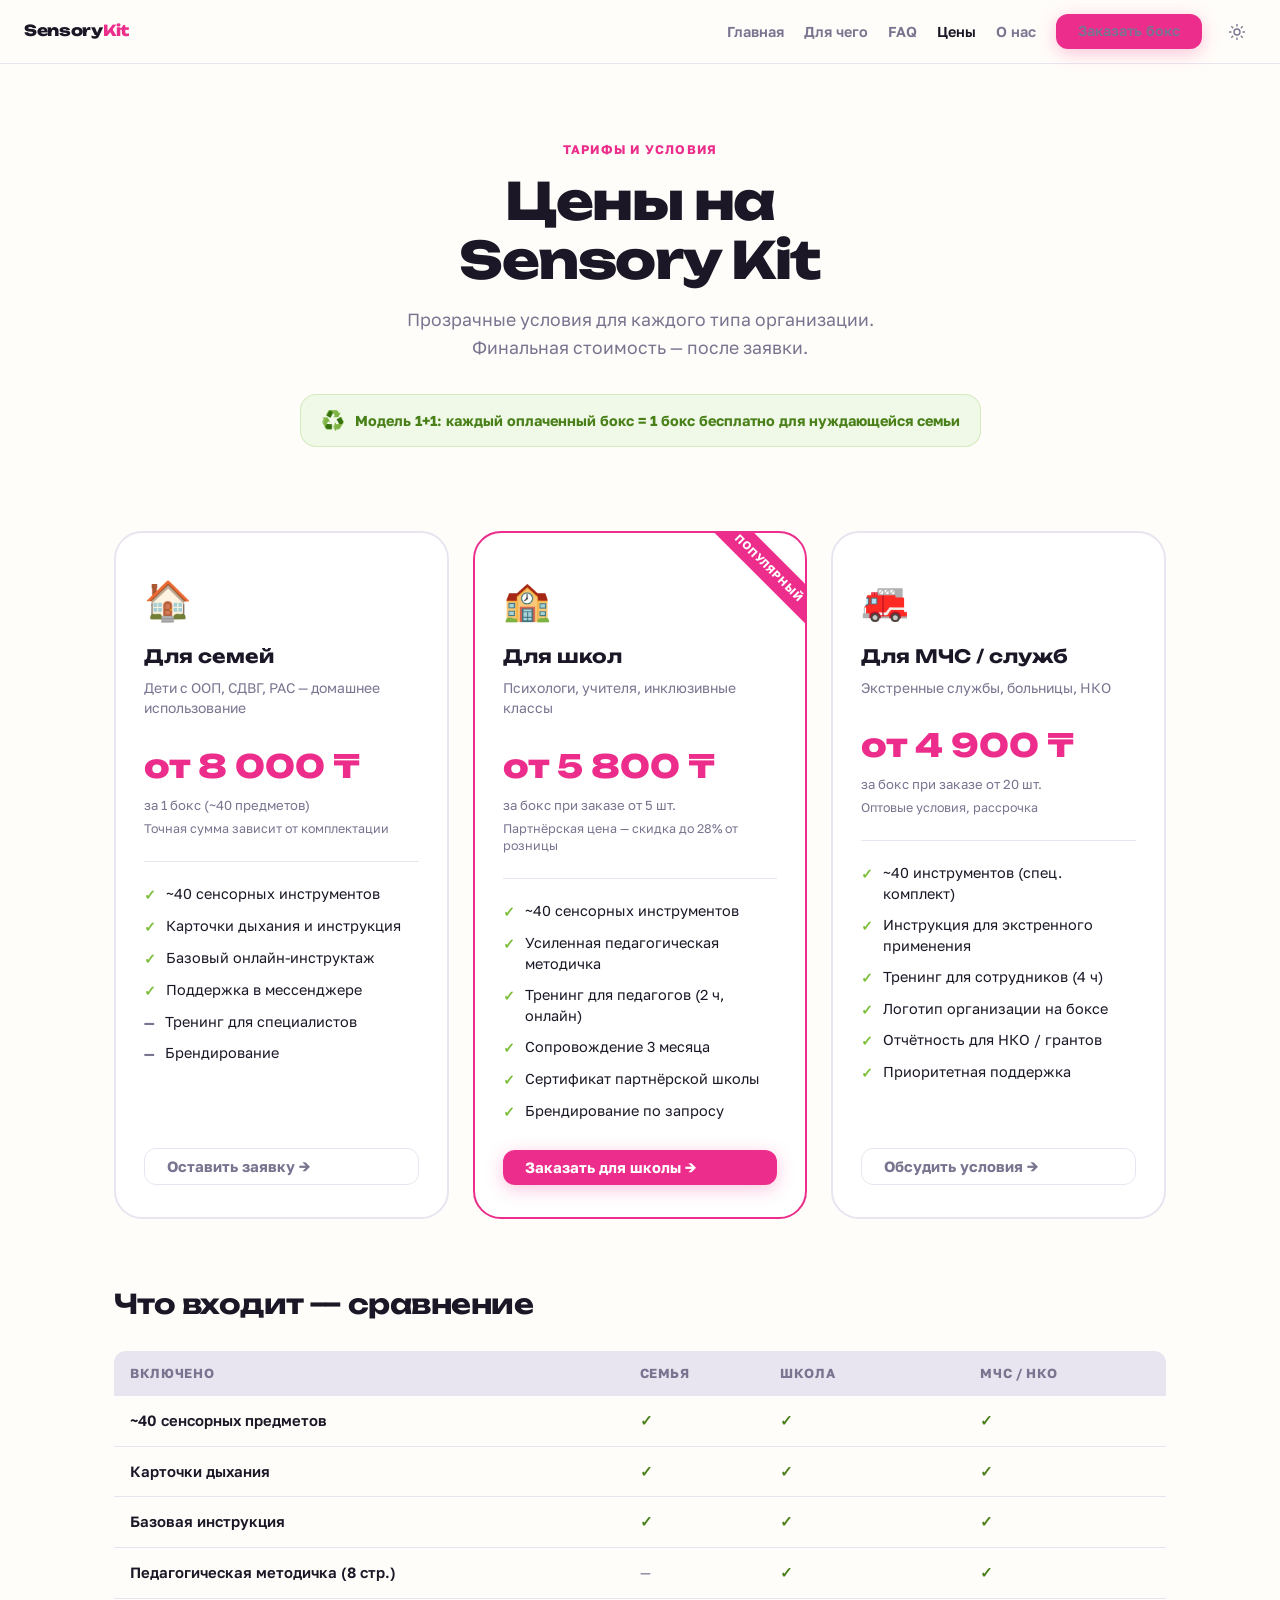
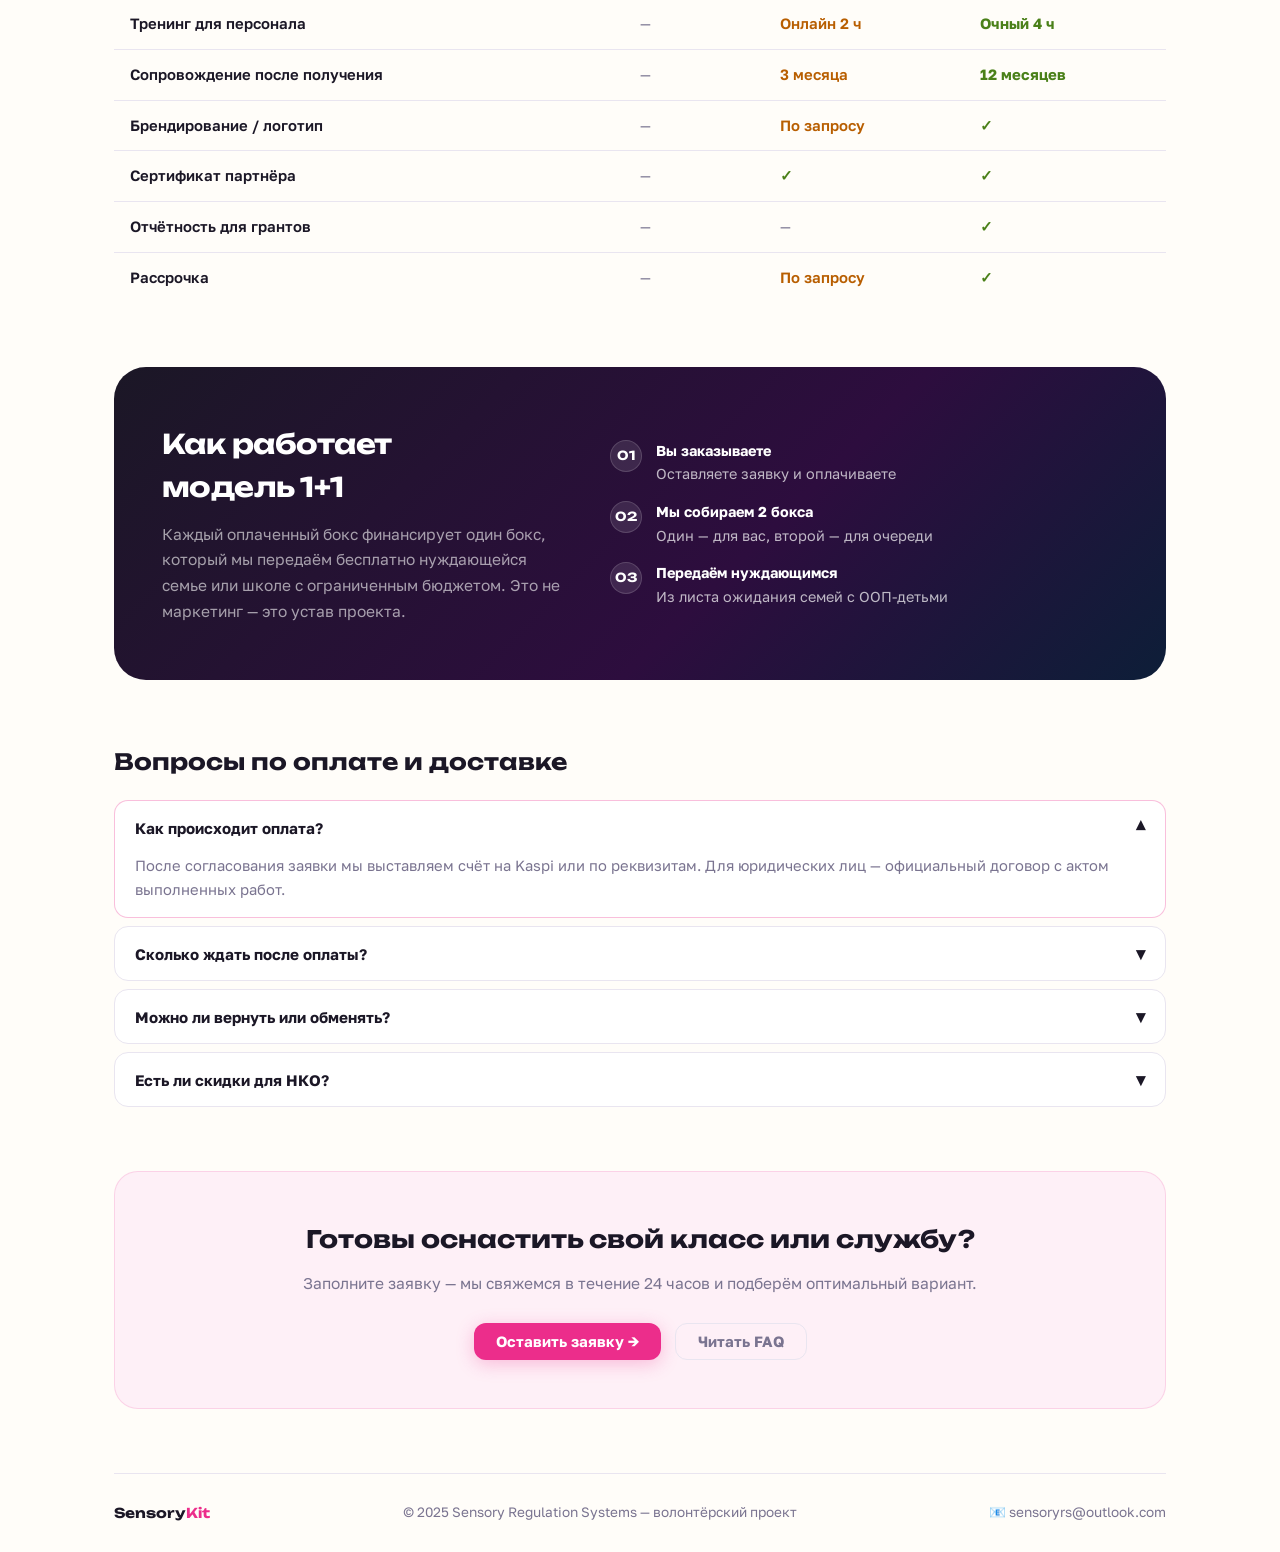
<file: tseny.html>
<!DOCTYPE html>
<html lang="ru">
<head>
<meta charset="UTF-8">
<meta name="viewport" content="width=device-width, initial-scale=1.0">
<title>Цены на Sensory Kit — тарифы для школ, МЧС и семей | Алматы</title>
<meta name="description" content="Тарифы на сенсорные боксы для школ, служб МЧС и семей детей с ООП. Модель 1+1. Алматы, Казахстан.">
<link rel="canonical" href="https://dujsembaevalihan636-coder.github.io/sensory-kits.kz/tseny.html">
<meta property="og:title" content="Цены Sensory Kit — боксы для школ и семей">
<meta property="og:description" content="Тарифы на сенсорные боксы. Для школ — от 5 боксов. Для МЧС — от 20. Для семей — 1 бокс.">
<meta property="og:url" content="https://dujsembaevalihan636-coder.github.io/sensory-kits.kz/tseny.html">
<link rel="manifest" href="manifest.json">
<meta name="theme-color" content="#EC2D8B">
<link rel="preconnect" href="https://fonts.googleapis.com">
<link rel="preconnect" href="https://fonts.gstatic.com" crossorigin>
<link href="https://fonts.googleapis.com/css2?family=Unbounded:wght@500;600;700;800&family=Golos+Text:wght@400;500;600;700&display=swap" rel="stylesheet">
<style>
:root{
  --pink:#EC2D8B;--blue:#1FA9E6;--orange:#F7951E;--green:#7DBE3A;--violet:#8A6CFF;--yellow:#FFCE00;
  --ink:#1B1726;--bg:#FFFDF9;--card:#FFFFFF;--muted:#7A7490;--hair:#E9E5F0;
  --shadow-sm:0 2px 8px rgba(27,23,38,.07);--shadow:0 8px 32px rgba(27,23,38,.12);
  --pink-wash:#FEF0F7;--blue-wash:#EBF7FD;--green-wash:#F0F9E8;--orange-wash:#FEF5EB;--violet-wash:#F0EEFF;
  --pink-ink:#C41070;--blue-ink:#0A7DB5;--green-ink:#4A8019;--orange-ink:#B85E00;--violet-ink:#5B3FCF;
}
body.dark{
  --ink:#F0ECF9;--bg:#0E0B18;--card:#18132A;--muted:#8B879F;--hair:#2A2240;
  --pink-wash:#2a0e22;--blue-wash:#0d1e30;--green-wash:#0d1e0d;--orange-wash:#2a1500;--violet-wash:#1a1030;
  --pink-ink:#FF6CC7;--blue-ink:#5CC8F5;--green-ink:#9ED65A;--orange-ink:#FFAD50;--violet-ink:#B09AFF;
}
*{box-sizing:border-box;margin:0;padding:0}
html{scroll-behavior:smooth}
body{font-family:"Golos Text",sans-serif;background:var(--bg);color:var(--ink);line-height:1.6;-webkit-font-smoothing:antialiased}
a{color:inherit;text-decoration:none}
img{max-width:100%;height:auto}

/* NAV */
.nav{position:sticky;top:0;z-index:500;background:var(--bg);border-bottom:1px solid var(--hair);display:flex;align-items:center;padding:0 24px;height:64px;gap:16px}
.nav-logo{font-family:"Unbounded",sans-serif;font-size:.95rem;font-weight:800;letter-spacing:-.02em;margin-right:auto}
.nav-logo span{color:var(--pink)}
.nav-links{display:flex;gap:20px;align-items:center}
.nav-links a{font-weight:600;font-size:.9rem;color:var(--muted);transition:color .2s}
.nav-links a:hover,.nav-links a.active{color:var(--ink)}
.btn{display:inline-flex;align-items:center;gap:8px;padding:10px 22px;border-radius:12px;font-family:"Golos Text",sans-serif;font-weight:700;font-size:.93rem;cursor:pointer;transition:all .22s;border:none;line-height:1}
.btn-primary{background:var(--pink);color:#fff;box-shadow:0 4px 18px rgba(236,45,139,.28)}
.btn-primary:hover{background:#D01E78;box-shadow:0 6px 24px rgba(236,45,139,.38);transform:translateY(-1px)}
.btn-ghost{background:none;border:1.5px solid var(--hair);color:var(--muted)}
.btn-ghost:hover{border-color:var(--pink);color:var(--pink)}
#theme-btn{background:none;border:none;cursor:pointer;width:38px;height:38px;border-radius:50%;display:flex;align-items:center;justify-content:center;color:var(--muted);transition:background .2s;flex-none}
#theme-btn:hover{background:var(--hair)}
#theme-btn svg{width:18px;height:18px;stroke:currentColor;fill:none;stroke-width:1.8;stroke-linecap:round;stroke-linejoin:round}
.icon-moon{display:none}
body.dark .icon-sun{display:none}
body.dark .icon-moon{display:block}

/* WRAP */
.wrap{max-width:1100px;margin:0 auto;padding:0 24px}

/* HERO */
.price-hero{padding:72px 0 48px;text-align:center}
.eyebrow{display:inline-block;font-size:.78rem;font-weight:700;letter-spacing:.1em;text-transform:uppercase;color:var(--pink);margin-bottom:12px}
.price-hero h1{font-family:"Unbounded",sans-serif;font-size:clamp(2rem,5vw,3.2rem);font-weight:800;letter-spacing:-.03em;line-height:1.15;margin-bottom:16px}
.price-hero p{font-size:1.1rem;color:var(--muted);max-width:48ch;margin:0 auto 32px}
.model-badge{display:inline-flex;align-items:center;gap:10px;background:var(--green-wash);border:1px solid rgba(125,190,58,.25);border-radius:16px;padding:10px 20px;font-size:.9rem;font-weight:700;color:var(--green-ink);margin-bottom:36px}
.model-badge .mb-ico{font-size:1.2rem}

/* TIERS */
.tiers{display:grid;grid-template-columns:repeat(3,1fr);gap:24px;padding-bottom:64px}
.tier{background:var(--card);border:2px solid var(--hair);border-radius:28px;padding:36px 28px 32px;display:flex;flex-direction:column;gap:0;transition:box-shadow .25s,transform .25s;position:relative;overflow:hidden}
.tier:hover{box-shadow:var(--shadow);transform:translateY(-4px)}
.tier.featured{border-color:var(--pink)}
.tier.featured::before{content:"Популярный";position:absolute;top:18px;right:-28px;background:var(--pink);color:#fff;font-size:.7rem;font-weight:700;letter-spacing:.06em;text-transform:uppercase;padding:5px 36px;transform:rotate(45deg) translate(14px,-10px);transform-origin:center}
.tier-ico{font-size:2.4rem;margin-bottom:12px}
.tier-name{font-family:"Unbounded",sans-serif;font-size:1.15rem;font-weight:700;margin-bottom:6px}
.tier-sub{font-size:.87rem;color:var(--muted);margin-bottom:22px;line-height:1.5}
.tier-price{margin-bottom:24px}
.tier-price .amount{font-family:"Unbounded",sans-serif;font-size:2rem;font-weight:800;color:var(--pink)}
.tier-price .per{font-size:.82rem;color:var(--muted);margin-top:2px}
.tier-price .note{font-size:.78rem;color:var(--muted);margin-top:4px;line-height:1.4}
.tier-divider{height:1px;background:var(--hair);margin-bottom:22px}
.tier-features{list-style:none;display:flex;flex-direction:column;gap:10px;margin-bottom:28px;flex:1}
.tier-features li{display:flex;align-items:flex-start;gap:10px;font-size:.9rem;line-height:1.45}
.tier-features li::before{content:"✓";font-weight:700;color:var(--green);flex:none;margin-top:1px}
.tier-features li.cross::before{content:"—";color:var(--muted)}
.tier-cta{margin-top:auto}

/* COMPARISON */
.compare-section{padding-bottom:64px}
.compare-section h2{font-family:"Unbounded",sans-serif;font-size:1.7rem;font-weight:700;letter-spacing:-.02em;margin-bottom:24px}
.compare-table{width:100%;border-collapse:collapse;font-size:.93rem}
.compare-table th{background:var(--hair);padding:12px 16px;text-align:left;font-weight:700;font-size:.82rem;letter-spacing:.05em;text-transform:uppercase;color:var(--muted)}
.compare-table th:first-child{border-radius:12px 0 0 0}
.compare-table th:last-child{border-radius:0 12px 0 0}
.compare-table td{padding:13px 16px;border-bottom:1px solid var(--hair)}
.compare-table tr:last-child td{border-bottom:none}
.compare-table td:first-child{font-weight:600;color:var(--ink)}
.compare-table td.yes{color:var(--green-ink);font-weight:700}
.compare-table td.no{color:var(--muted)}
.compare-table td.partial{color:var(--orange-ink);font-weight:600}
body.dark .compare-table th{background:#1e1832}

/* MODEL 1+1 */
.model-section{background:linear-gradient(135deg,#1B1726,#2d0d3e 60%,#0d1e38);border-radius:32px;padding:56px 48px;margin-bottom:64px;display:flex;gap:48px;align-items:center;flex-wrap:wrap}
.ms-text h2{font-family:"Unbounded",sans-serif;font-size:1.7rem;font-weight:700;color:#fff;margin-bottom:12px;letter-spacing:-.02em}
.ms-text p{color:rgba(255,255,255,.6);line-height:1.65;max-width:40ch;font-size:.97rem}
.ms-steps{display:flex;flex-direction:column;gap:16px;min-width:240px}
.ms-step{display:flex;align-items:flex-start;gap:14px}
.ms-step .sn{width:32px;height:32px;border-radius:50%;background:rgba(255,255,255,.1);border:1px solid rgba(255,255,255,.15);display:flex;align-items:center;justify-content:center;font-family:"Unbounded",sans-serif;font-size:.78rem;font-weight:700;color:#fff;flex:none}
.ms-step .st{font-size:.9rem;color:rgba(255,255,255,.7);line-height:1.5}
.ms-step .st strong{color:#fff;display:block;margin-bottom:2px}

/* FAQ mini */
.faq-mini{padding-bottom:64px}
.faq-mini h2{font-family:"Unbounded",sans-serif;font-size:1.4rem;font-weight:700;margin-bottom:20px}
.faq-mini-list{display:flex;flex-direction:column;gap:8px}
.fmq{background:var(--card);border:1px solid var(--hair);border-radius:14px;overflow:hidden}
.fmq.open{border-color:rgba(236,45,139,.3)}
.fmq-q{width:100%;background:none;border:none;text-align:left;padding:16px 20px;font-family:"Golos Text",sans-serif;font-size:.95rem;font-weight:700;color:var(--ink);cursor:pointer;display:flex;justify-content:space-between;align-items:center;gap:12px}
.fmq-arr{font-size:1.1rem;transition:transform .3s}
.fmq.open .fmq-arr{transform:rotate(180deg)}
.fmq-a{max-height:0;overflow:hidden;transition:max-height .3s ease}
.fmq.open .fmq-a{max-height:300px}
.fmq-a-in{padding:0 20px 16px;color:var(--muted);font-size:.92rem;line-height:1.6}

/* CTA BOTTOM */
.cta-bottom{background:var(--pink-wash);border:1px solid rgba(236,45,139,.15);border-radius:24px;padding:48px;text-align:center;margin-bottom:64px}
.cta-bottom h2{font-family:"Unbounded",sans-serif;font-size:1.5rem;font-weight:700;margin-bottom:12px}
.cta-bottom p{color:var(--muted);margin-bottom:28px;font-size:.97rem}
.cta-bottom .cta-btns{display:flex;gap:14px;justify-content:center;flex-wrap:wrap}

/* FOOTER */
.footer{border-top:1px solid var(--hair);padding:28px 0;display:flex;align-items:center;justify-content:space-between;gap:16px;flex-wrap:wrap;font-size:.85rem;color:var(--muted)}
.footer-logo{font-family:"Unbounded",sans-serif;font-size:.85rem;font-weight:700;color:var(--ink)}
.footer-logo span{color:var(--pink)}

/* REVEAL */
.reveal{opacity:0;transform:translateY(24px);transition:opacity .55s ease,transform .55s ease}
.reveal.in{opacity:1;transform:none}

@media(max-width:960px){
  .tiers{grid-template-columns:1fr 1fr}
  .model-section{flex-direction:column;gap:32px;padding:40px 28px}
  .ms-steps{flex-direction:row;flex-wrap:wrap}
}
@media(max-width:600px){
  .tiers{grid-template-columns:1fr}
  .nav-links{display:none}
  .tier.featured::before{display:none}
  .compare-table{font-size:.82rem}
  .compare-table th,.compare-table td{padding:10px 10px}
  .cta-bottom{padding:32px 20px}
  .model-section{padding:32px 20px}
}
</style>
</head>
<body>

<!-- NAV -->
<header class="nav">
  <a href="sensory-kit.html" class="nav-logo">Sensory<span>Kit</span></a>
  <nav class="nav-links">
    <a href="sensory-kit.html">Главная</a>
    <a href="sensory-kit.html#dlya-chego">Для чего</a>
    <a href="sensory-kit.html#faq">FAQ</a>
    <a href="tseny.html" class="active">Цены</a>
    <a href="o-nas.html">О нас</a>
    <a class="btn btn-primary" href="zakaz.html">Заказать бокс</a>
  </nav>
  <button id="theme-btn" aria-label="Переключить тему">
    <svg class="icon-sun" viewBox="0 0 24 24"><circle cx="12" cy="12" r="4"/><path d="M12 2v2M12 20v2M4.93 4.93l1.41 1.41M17.66 17.66l1.41 1.41M2 12h2M20 12h2M6.34 17.66l-1.41 1.41M19.07 4.93l-1.41 1.41"/></svg>
    <svg class="icon-moon" viewBox="0 0 24 24"><path d="M21 12.79A9 9 0 1111.21 3a7 7 0 009.79 9.79z"/></svg>
  </button>
</header>

<main>
  <!-- HERO -->
  <div class="wrap">
    <div class="price-hero reveal">
      <span class="eyebrow">Тарифы и условия</span>
      <h1>Цены на<br>Sensory Kit</h1>
      <p>Прозрачные условия для каждого типа организации. Финальная стоимость — после заявки.</p>
      <div class="model-badge"><span class="mb-ico">♻️</span>Модель 1+1: каждый оплаченный бокс = 1 бокс бесплатно для нуждающейся семьи</div>
    </div>
  </div>

  <!-- TIERS -->
  <div class="wrap">
    <div class="tiers">
      <!-- Семьи -->
      <div class="tier reveal">
        <div class="tier-ico">🏠</div>
        <div class="tier-name">Для семей</div>
        <p class="tier-sub">Дети с ООП, СДВГ, РАС — домашнее использование</p>
        <div class="tier-price">
          <div class="amount">от 8 000 ₸</div>
          <div class="per">за 1 бокс (~40 предметов)</div>
          <div class="note">Точная сумма зависит от комплектации</div>
        </div>
        <div class="tier-divider"></div>
        <ul class="tier-features">
          <li>~40 сенсорных инструментов</li>
          <li>Карточки дыхания и инструкция</li>
          <li>Базовый онлайн-инструктаж</li>
          <li>Поддержка в мессенджере</li>
          <li class="cross">Тренинг для специалистов</li>
          <li class="cross">Брендирование</li>
        </ul>
        <a href="zakaz.html?type=family" class="btn btn-ghost tier-cta">Оставить заявку →</a>
      </div>

      <!-- Школы -->
      <div class="tier featured reveal">
        <div class="tier-ico">🏫</div>
        <div class="tier-name">Для школ</div>
        <p class="tier-sub">Психологи, учителя, инклюзивные классы</p>
        <div class="tier-price">
          <div class="amount">от 5 800 ₸</div>
          <div class="per">за бокс при заказе от 5 шт.</div>
          <div class="note">Партнёрская цена — скидка до 28% от розницы</div>
        </div>
        <div class="tier-divider"></div>
        <ul class="tier-features">
          <li>~40 сенсорных инструментов</li>
          <li>Усиленная педагогическая методичка</li>
          <li>Тренинг для педагогов (2 ч, онлайн)</li>
          <li>Сопровождение 3 месяца</li>
          <li>Сертификат партнёрской школы</li>
          <li>Брендирование по запросу</li>
        </ul>
        <a href="zakaz.html?type=school" class="btn btn-primary tier-cta">Заказать для школы →</a>
      </div>

      <!-- МЧС / службы -->
      <div class="tier reveal">
        <div class="tier-ico">🚒</div>
        <div class="tier-name">Для МЧС / служб</div>
        <p class="tier-sub">Экстренные службы, больницы, НКО</p>
        <div class="tier-price">
          <div class="amount">от 4 900 ₸</div>
          <div class="per">за бокс при заказе от 20 шт.</div>
          <div class="note">Оптовые условия, рассрочка</div>
        </div>
        <div class="tier-divider"></div>
        <ul class="tier-features">
          <li>~40 инструментов (спец. комплект)</li>
          <li>Инструкция для экстренного применения</li>
          <li>Тренинг для сотрудников (4 ч)</li>
          <li>Логотип организации на боксе</li>
          <li>Отчётность для НКО / грантов</li>
          <li>Приоритетная поддержка</li>
        </ul>
        <a href="zakaz.html?type=organization" class="btn btn-ghost tier-cta">Обсудить условия →</a>
      </div>
    </div>
  </div>

  <!-- СРАВНЕНИЕ -->
  <div class="wrap compare-section reveal">
    <h2>Что входит — сравнение</h2>
    <table class="compare-table">
      <thead>
        <tr>
          <th>Включено</th>
          <th>Семья</th>
          <th>Школа</th>
          <th>МЧС / НКО</th>
        </tr>
      </thead>
      <tbody>
        <tr><td>~40 сенсорных предметов</td><td class="yes">✓</td><td class="yes">✓</td><td class="yes">✓</td></tr>
        <tr><td>Карточки дыхания</td><td class="yes">✓</td><td class="yes">✓</td><td class="yes">✓</td></tr>
        <tr><td>Базовая инструкция</td><td class="yes">✓</td><td class="yes">✓</td><td class="yes">✓</td></tr>
        <tr><td>Педагогическая методичка (8 стр.)</td><td class="no">—</td><td class="yes">✓</td><td class="yes">✓</td></tr>
        <tr><td>Тренинг для персонала</td><td class="no">—</td><td class="partial">Онлайн 2 ч</td><td class="yes">Очный 4 ч</td></tr>
        <tr><td>Сопровождение после получения</td><td class="no">—</td><td class="partial">3 месяца</td><td class="yes">12 месяцев</td></tr>
        <tr><td>Брендирование / логотип</td><td class="no">—</td><td class="partial">По запросу</td><td class="yes">✓</td></tr>
        <tr><td>Сертификат партнёра</td><td class="no">—</td><td class="yes">✓</td><td class="yes">✓</td></tr>
        <tr><td>Отчётность для грантов</td><td class="no">—</td><td class="no">—</td><td class="yes">✓</td></tr>
        <tr><td>Рассрочка</td><td class="no">—</td><td class="partial">По запросу</td><td class="yes">✓</td></tr>
      </tbody>
    </table>
  </div>

  <!-- МОДЕЛЬ 1+1 -->
  <div class="wrap">
    <div class="model-section reveal">
      <div class="ms-text">
        <h2>Как работает<br>модель 1+1</h2>
        <p>Каждый оплаченный бокс финансирует один бокс, который мы передаём бесплатно нуждающейся семье или школе с ограниченным бюджетом. Это не маркетинг — это устав проекта.</p>
      </div>
      <div class="ms-steps">
        <div class="ms-step"><span class="sn">01</span><div class="st"><strong>Вы заказываете</strong>Оставляете заявку и оплачиваете</div></div>
        <div class="ms-step"><span class="sn">02</span><div class="st"><strong>Мы собираем 2 бокса</strong>Один — для вас, второй — для очереди</div></div>
        <div class="ms-step"><span class="sn">03</span><div class="st"><strong>Передаём нуждающимся</strong>Из листа ожидания семей с ООП-детьми</div></div>
      </div>
    </div>
  </div>

  <!-- FAQ -->
  <div class="wrap">
    <div class="faq-mini reveal">
      <h2>Вопросы по оплате и доставке</h2>
      <div class="faq-mini-list">
        <div class="fmq open">
          <button class="fmq-q">Как происходит оплата?<span class="fmq-arr">▾</span></button>
          <div class="fmq-a"><div class="fmq-a-in">После согласования заявки мы выставляем счёт на Kaspi или по реквизитам. Для юридических лиц — официальный договор с актом выполненных работ.</div></div>
        </div>
        <div class="fmq">
          <button class="fmq-q">Сколько ждать после оплаты?<span class="fmq-arr">▾</span></button>
          <div class="fmq-a"><div class="fmq-a-in">Сборка занимает 3–5 рабочих дней. Доставка по Алматы — 1 день. Самовывоз возможен с согласования.</div></div>
        </div>
        <div class="fmq">
          <button class="fmq-q">Можно ли вернуть или обменять?<span class="fmq-arr">▾</span></button>
          <div class="fmq-a"><div class="fmq-a-in">Если что-то повреждено или не соответствует — заменим. Боксы с личными сенсорными предметами не подлежат возврату по санитарным нормам, но мы решаем все вопросы индивидуально.</div></div>
        </div>
        <div class="fmq">
          <button class="fmq-q">Есть ли скидки для НКО?<span class="fmq-arr">▾</span></button>
          <div class="fmq-a"><div class="fmq-a-in">Да. Зарегистрированные НКО получают условия тарифа «МЧС / службы» вне зависимости от объёма. Напишите нам подтверждение регистрации — оформим.</div></div>
        </div>
      </div>
    </div>
  </div>

  <!-- CTA -->
  <div class="wrap">
    <div class="cta-bottom reveal">
      <h2>Готовы оснастить свой класс или службу?</h2>
      <p>Заполните заявку — мы свяжемся в течение 24 часов и подберём оптимальный вариант.</p>
      <div class="cta-btns">
        <a class="btn btn-primary" href="zakaz.html">Оставить заявку →</a>
        <a class="btn btn-ghost" href="sensory-kit.html#faq">Читать FAQ</a>
      </div>
    </div>
  </div>
</main>

<!-- FOOTER -->
<footer class="wrap">
  <div class="footer">
    <span class="footer-logo">Sensory<span>Kit</span></span>
    <span>© 2025 Sensory Regulation Systems — волонтёрский проект</span>
    <span>📧 sensoryrs@outlook.com</span>
  </div>
</footer>

<script>
/* dark theme */
(function(){
  if(localStorage.getItem('sk-theme')==='dark') document.body.classList.add('dark');
  document.getElementById('theme-btn').addEventListener('click', function(){
    document.body.classList.toggle('dark');
    localStorage.setItem('sk-theme', document.body.classList.contains('dark') ? 'dark' : 'light');
  });
})();

/* reveal on scroll */
(function(){
  var io = new IntersectionObserver(function(entries){
    entries.forEach(function(e){ if(e.isIntersecting) e.target.classList.add('in'); });
  },{threshold:.12});
  document.querySelectorAll('.reveal').forEach(function(el){ io.observe(el); });
})();

/* faq mini */
(function(){
  document.querySelectorAll('.fmq-q').forEach(function(btn){
    btn.addEventListener('click', function(){
      var item = btn.closest('.fmq');
      var isOpen = item.classList.contains('open');
      document.querySelectorAll('.fmq').forEach(function(i){ i.classList.remove('open'); });
      if(!isOpen) item.classList.add('open');
    });
  });
})();

/* PWA */
if('serviceWorker' in navigator){
  window.addEventListener('load', function(){
    navigator.serviceWorker.register('sw.js').catch(function(){});
  });
}
</script>
</body>
</html>
</file>
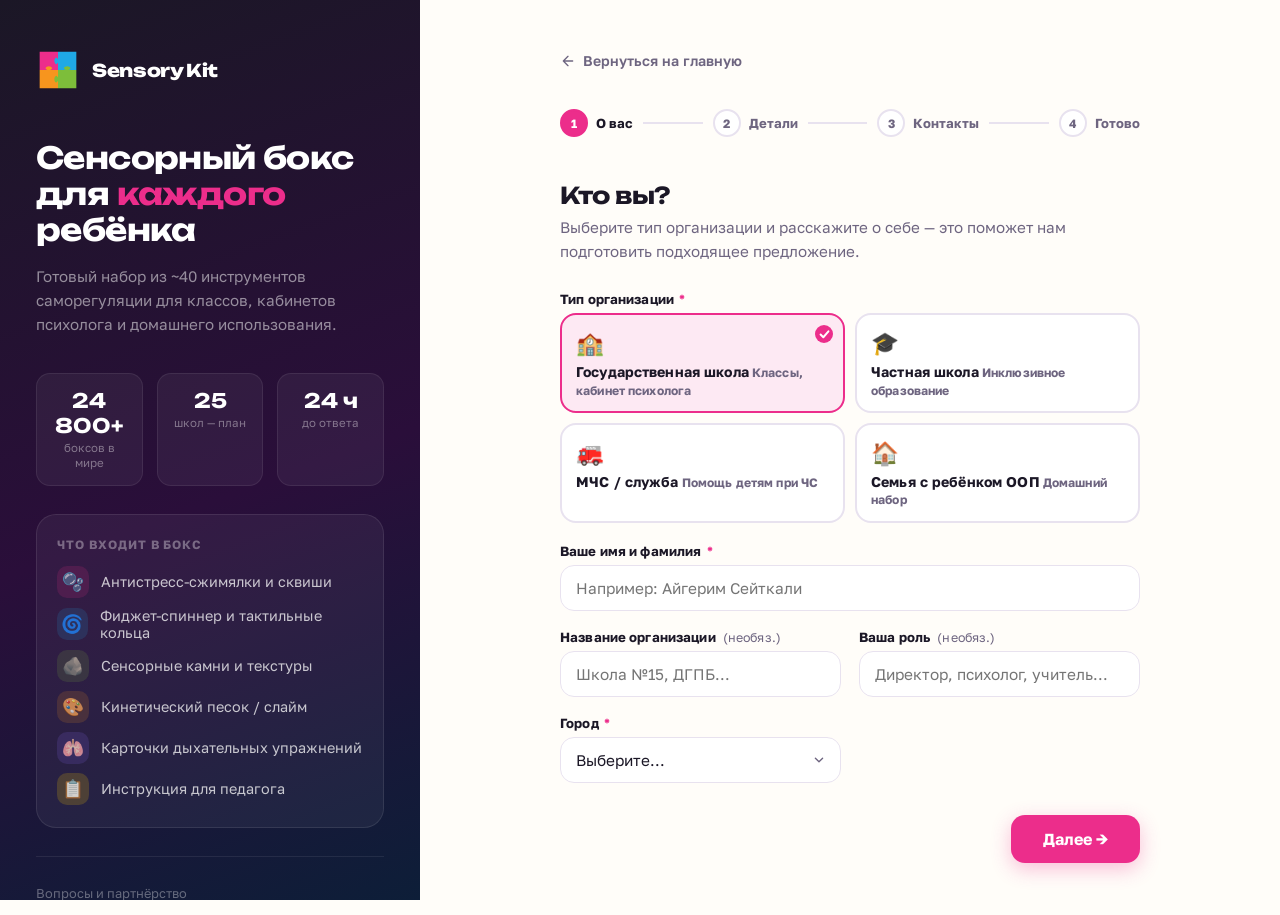
<file: zakaz.html>
<!DOCTYPE html>
<html lang="ru">
<head>
<meta charset="UTF-8">
<meta name="viewport" content="width=device-width,initial-scale=1">
<title>Заявка на Sensory Kit — сенсорный бокс для школ и семей</title>
<meta name="description" content="Оставьте заявку на сенсорный бокс Sensory Kit. Работаем со школами, экстренными службами и семьями детей с ООП в Алматы.">
<link rel="manifest" href="manifest.json">
<meta name="theme-color" content="#EC2D8B">
<link rel="preconnect" href="https://fonts.googleapis.com">
<link rel="preconnect" href="https://fonts.gstatic.com" crossorigin>
<link href="https://fonts.googleapis.com/css2?family=Unbounded:wght@700;800&family=Golos+Text:wght@400;500;600;700&display=swap" rel="stylesheet">
<style>
*,*::before,*::after{box-sizing:border-box;margin:0;padding:0}
:root{
  --pink:#EC2D8B;--pink-ink:#D81B7C;--pink-wash:#FDE9F3;
  --blue:#1FA9E6;--blue-ink:#0E86C4;
  --orange:#F7951E;--green:#7DBE3A;--violet:#8A6CFF;
  --ink:#1B1726;--bg:#FFFDF9;--card:#fff;
  --hair:#E8E2EF;--muted:#6E6580;
  --r:24px;
  --shadow:0 8px 32px rgba(27,23,38,.1);
  --shadow-sm:0 2px 12px rgba(27,23,38,.07);
}
html{scroll-behavior:smooth;height:100%}
body{font-family:"Golos Text",sans-serif;color:var(--ink);background:var(--bg);min-height:100%}
a{color:inherit;text-decoration:none}
button{font-family:inherit;cursor:pointer;border:none;background:none}
input,select,textarea{font-family:inherit}

/* ──── LAYOUT ──── */
.page{display:grid;grid-template-columns:420px 1fr;min-height:100vh}

/* ──── LEFT PANEL ──── */
.panel{
  background:linear-gradient(160deg,#1B1726 0%,#2a0e3a 55%,#0d1e38 100%);
  padding:48px 36px;
  display:flex;flex-direction:column;gap:0;
  position:sticky;top:0;height:100vh;overflow-y:auto;
}
.panel-logo{display:flex;align-items:center;gap:12px;margin-bottom:48px}
.panel-logo svg{width:44px;height:44px}
.panel-logo span{font-family:"Unbounded",sans-serif;font-weight:800;font-size:1.1rem;color:#fff;letter-spacing:-.02em}
.panel-tagline{font-size:1.9rem;font-weight:700;font-family:"Unbounded",sans-serif;line-height:1.18;color:#fff;letter-spacing:-.02em;margin-bottom:16px}
.panel-tagline em{font-style:normal;color:var(--pink)}
.panel-sub{font-size:.95rem;color:rgba(255,255,255,.52);line-height:1.6;margin-bottom:36px}

/* kit contents */
.kit-box{background:rgba(255,255,255,.05);border:1px solid rgba(255,255,255,.09);border-radius:20px;padding:22px 20px;margin-bottom:28px}
.kit-box-title{font-size:.75rem;font-weight:700;letter-spacing:.08em;text-transform:uppercase;color:rgba(255,255,255,.35);margin-bottom:14px}
.kit-items{display:flex;flex-direction:column;gap:9px}
.kit-item{display:flex;align-items:center;gap:12px;font-size:.9rem;color:rgba(255,255,255,.75)}
.kit-item .ico{width:32px;height:32px;border-radius:10px;display:flex;align-items:center;justify-content:center;font-size:1.1rem;flex-none}

/* stats row */
.panel-stats{display:flex;gap:14px;margin-bottom:28px}
.pstat{flex:1;background:rgba(255,255,255,.05);border:1px solid rgba(255,255,255,.08);border-radius:14px;padding:14px 12px;text-align:center}
.pstat b{display:block;font-family:"Unbounded",sans-serif;font-size:1.25rem;font-weight:700;color:#fff}
.pstat span{font-size:.72rem;color:rgba(255,255,255,.4);line-height:1.3;display:block;margin-top:3px}

/* contacts aside */
.panel-contacts{margin-top:auto;padding-top:28px;border-top:1px solid rgba(255,255,255,.08)}
.panel-contacts p{font-size:.8rem;color:rgba(255,255,255,.35);margin-bottom:10px}
.panel-link{display:flex;align-items:center;gap:9px;font-size:.88rem;color:rgba(255,255,255,.6);margin-bottom:7px;transition:color .2s}
.panel-link:hover{color:#fff}
.panel-link svg{width:16px;height:16px;opacity:.55;flex-none}

/* ──── RIGHT: FORM AREA ──── */
.form-area{padding:52px 60px;display:flex;flex-direction:column;align-items:center}
.form-area-inner{width:100%;max-width:580px}

/* breadcrumb back */
.back-link{display:inline-flex;align-items:center;gap:7px;font-size:.88rem;color:var(--muted);font-weight:600;margin-bottom:40px;transition:color .2s}
.back-link:hover{color:var(--ink)}
.back-link svg{width:16px;height:16px}

/* step indicator */
.steps{display:flex;align-items:center;gap:0;margin-bottom:44px}
.step-dot{display:flex;align-items:center;gap:8px;font-size:.82rem;font-weight:700;color:var(--muted);transition:color .3s;cursor:default}
.step-dot .num{width:28px;height:28px;border-radius:50%;border:2px solid var(--hair);display:flex;align-items:center;justify-content:center;font-size:.75rem;font-weight:700;transition:all .3s;background:var(--card)}
.step-dot.active{color:var(--ink)}
.step-dot.active .num{background:var(--pink);border-color:var(--pink);color:#fff}
.step-dot.done .num{background:var(--green);border-color:var(--green);color:#fff}
.step-dot.done .num svg{display:block}
.step-dot .num svg{display:none;width:13px;height:13px}
.step-sep{flex:1;height:2px;background:var(--hair);margin:0 10px;transition:background .3s}
.step-sep.done{background:var(--green)}

/* step panel */
.step-panel{display:none;animation:fadeUp .35s ease both}
.step-panel.active{display:block}
@keyframes fadeUp{from{opacity:0;transform:translateY(14px)}to{opacity:1;transform:none}}

.step-head{margin-bottom:28px}
.step-head h2{font-family:"Unbounded",sans-serif;font-size:1.45rem;font-weight:700;letter-spacing:-.02em;margin-bottom:6px}
.step-head p{color:var(--muted);font-size:.95rem;line-height:1.55}

/* fields */
.fields{display:grid;grid-template-columns:1fr 1fr;gap:18px}
.f-full{grid-column:1/-1}
.fgroup{display:flex;flex-direction:column;gap:6px}
.fgroup label{font-size:.83rem;font-weight:700;color:var(--ink);letter-spacing:.01em}
.fgroup label .req{color:var(--pink);margin-left:2px}
.fgroup label .opt{color:var(--muted);font-weight:400;font-size:.78rem;margin-left:4px}
.finput{
  border:1.5px solid var(--hair);border-radius:14px;
  padding:13px 15px;font-size:.96rem;color:var(--ink);
  background:var(--card);outline:none;width:100%;
  transition:border-color .2s,box-shadow .2s;
  -webkit-appearance:none;appearance:none;
}
.finput:focus{border-color:var(--pink);box-shadow:0 0 0 3px rgba(236,45,139,.1)}
.finput.err{border-color:#e63946;box-shadow:0 0 0 3px rgba(230,57,70,.08)}
select.finput{cursor:pointer;background-image:url("data:image/svg+xml,%3Csvg xmlns='http://www.w3.org/2000/svg' viewBox='0 0 20 20'%3E%3Cpath d='M6 8l4 4 4-4' stroke='%236E6580' stroke-width='1.5' stroke-linecap='round' stroke-linejoin='round' fill='none'/%3E%3C/svg%3E");background-repeat:no-repeat;background-position:right 12px center;background-size:18px;padding-right:36px}
textarea.finput{resize:vertical;min-height:100px;line-height:1.55}
.ferr{font-size:.78rem;color:#e63946;display:none;margin-top:2px}
.fgroup.show-err .ferr{display:block}
.fgroup.show-err .finput{border-color:#e63946}

/* type cards */
.type-cards{display:grid;grid-template-columns:1fr 1fr;gap:10px}
.type-card{border:2px solid var(--hair);border-radius:16px;padding:14px 14px 12px;cursor:pointer;transition:border-color .2s,background .2s;text-align:left;background:var(--card);position:relative}
.type-card:hover{border-color:rgba(236,45,139,.3);background:var(--pink-wash)}
.type-card.sel{border-color:var(--pink);background:var(--pink-wash)}
.type-card .tc-ico{font-size:1.4rem;margin-bottom:6px;display:block}
.type-card .tc-name{font-size:.88rem;font-weight:700;color:var(--ink);line-height:1.3}
.type-card .tc-sub{font-size:.76rem;color:var(--muted);margin-top:3px;line-height:1.35}
.type-card input[type=radio]{position:absolute;opacity:0;pointer-events:none}
.type-card .tc-check{position:absolute;top:10px;right:10px;width:18px;height:18px;border-radius:50%;background:var(--pink);display:none;align-items:center;justify-content:center}
.type-card .tc-check svg{width:11px;height:11px;stroke:#fff;stroke-width:2.5}
.type-card.sel .tc-check{display:flex}

/* qty stepper */
.qty-wrap{display:flex;align-items:center;gap:0;border:1.5px solid var(--hair);border-radius:14px;overflow:hidden;background:var(--card);transition:border-color .2s,box-shadow .2s}
.qty-wrap:focus-within{border-color:var(--pink);box-shadow:0 0 0 3px rgba(236,45,139,.1)}
.qty-btn{width:44px;height:48px;display:flex;align-items:center;justify-content:center;font-size:1.4rem;color:var(--muted);background:none;transition:color .2s,background .2s;flex-none}
.qty-btn:hover{color:var(--pink);background:var(--pink-wash)}
.qty-val{flex:1;border:none;outline:none;font-size:1rem;font-weight:700;text-align:center;color:var(--ink);background:transparent;padding:12px 0;font-family:inherit}
.qty-val::-webkit-inner-spin-button,.qty-val::-webkit-outer-spin-button{-webkit-appearance:none}

/* source chips */
.source-chips{display:flex;flex-wrap:wrap;gap:8px}
.src-chip{border:1.5px solid var(--hair);border-radius:999px;padding:7px 14px;font-size:.82rem;font-weight:600;cursor:pointer;transition:all .2s;color:var(--muted);background:var(--card)}
.src-chip:hover{border-color:rgba(31,169,230,.4);color:var(--blue-ink);background:#E4F4FC}
.src-chip.sel{border-color:var(--blue);background:#E4F4FC;color:var(--blue-ink)}

/* urgency radio */
.urgency-row{display:flex;gap:10px;flex-wrap:wrap}
.urg-opt{border:1.5px solid var(--hair);border-radius:12px;padding:10px 14px;font-size:.84rem;font-weight:600;cursor:pointer;transition:all .2s;color:var(--muted);background:var(--card);display:flex;align-items:center;gap:7px}
.urg-opt:hover{border-color:rgba(138,108,255,.3);background:#f3f0ff;color:#5b45d4}
.urg-opt.sel{border-color:var(--violet);background:#f3f0ff;color:#5b45d4}
.urg-opt input[type=radio]{display:none}
.urg-dot{width:8px;height:8px;border-radius:50%;background:currentColor;opacity:.5}

/* nav buttons */
.step-nav{display:flex;align-items:center;justify-content:space-between;margin-top:32px;gap:14px}
.btn-back{display:inline-flex;align-items:center;gap:6px;font-size:.92rem;font-weight:700;color:var(--muted);padding:12px 20px;border-radius:12px;transition:color .2s,background .2s}
.btn-back:hover{color:var(--ink);background:var(--hair)}
.btn-next{background:var(--pink);color:#fff;padding:14px 32px;border-radius:14px;font-size:1rem;font-weight:700;display:inline-flex;align-items:center;gap:8px;transition:background .2s,transform .15s,box-shadow .2s;box-shadow:0 6px 20px rgba(236,45,139,.3)}
.btn-next:hover{background:var(--pink-ink);box-shadow:0 8px 28px rgba(236,45,139,.4);transform:translateY(-1px)}
.btn-next:active{transform:none}
.btn-next.loading{pointer-events:none;opacity:.8}
.btn-next .spin{display:none;width:16px;height:16px;border:2px solid rgba(255,255,255,.3);border-top-color:#fff;border-radius:50%;animation:rot .7s linear infinite}
.btn-next.loading .spin{display:block}
.btn-next.loading .btn-lbl{display:none}
@keyframes rot{to{transform:rotate(360deg)}}

/* review box */
.review-box{background:linear-gradient(135deg,var(--pink-wash),#fff);border:1.5px solid rgba(236,45,139,.15);border-radius:20px;padding:22px 20px;margin-bottom:24px}
.review-box-title{font-size:.75rem;font-weight:700;letter-spacing:.07em;text-transform:uppercase;color:var(--muted);margin-bottom:14px}
.review-rows{display:flex;flex-direction:column;gap:10px}
.rrow{display:flex;justify-content:space-between;gap:12px;font-size:.9rem}
.rrow .rk{color:var(--muted)}
.rrow .rv{font-weight:600;text-align:right}

/* success */
.success-screen{display:none;text-align:center;padding:40px 0;animation:fadeUp .4s ease both}
.success-screen.show{display:block}
.ok-circle{width:80px;height:80px;border-radius:50%;background:linear-gradient(135deg,#7DBE3A,#4a9a20);display:flex;align-items:center;justify-content:center;margin:0 auto 24px;box-shadow:0 12px 30px rgba(125,190,58,.3)}
.ok-circle svg{width:36px;height:36px;stroke:#fff;stroke-width:2.5;stroke-linecap:round;stroke-linejoin:round}
.success-screen h2{font-family:"Unbounded",sans-serif;font-size:1.6rem;font-weight:700;letter-spacing:-.02em;margin-bottom:12px}
.success-screen p{color:var(--muted);font-size:.98rem;line-height:1.65;max-width:40ch;margin:0 auto 28px}
.success-screen b{color:var(--ink)}
.back-home{display:inline-flex;align-items:center;gap:7px;background:var(--ink);color:#fff;padding:13px 26px;border-radius:14px;font-weight:700;font-size:.95rem;transition:background .2s}
.back-home:hover{background:#2e2848}

/* notice note */
.form-note{font-size:.78rem;color:var(--muted);display:flex;align-items:center;gap:6px;line-height:1.45}
.form-note svg{width:14px;height:14px;stroke:var(--green);stroke-width:2.5;flex-none}
.form-err{font-size:.84rem;color:#e63946;margin-top:12px;display:none}
.form-err.show{display:block}

/* mobile */
@media(max-width:900px){
  .page{grid-template-columns:1fr}
  .panel{position:static;height:auto;padding:36px 24px 32px}
  .panel-tagline{font-size:1.45rem}
  .form-area{padding:36px 24px}
  .fields{grid-template-columns:1fr}
  .f-full{grid-column:1}
  .type-cards{grid-template-columns:1fr 1fr}
}
@media(max-width:480px){
  .type-cards{grid-template-columns:1fr}
  .panel-stats{flex-wrap:wrap}
  .form-area{padding:28px 18px}
}
</style>
</head>
<body>
<div class="page">

<!-- ══════════ LEFT PANEL ══════════ -->
<aside class="panel">
  <div class="panel-logo">
    <svg viewBox="0 0 240 240" aria-hidden="true">
      <path d="M20 20L120 20L120 58C120 65 126.4 50 129.2 52C135.6 53 140 62 140 70C140 78 135.6 87 129.2 88C126.4 90 120 75 120 82L120 120L82 120C75 120 90 126.4 88 129.2C87 135.6 78 140 70 140C62 140 53 135.6 52 129.2C50 126.4 65 120 58 120L20 120Z" fill="#EC2D8B"/>
      <path d="M120 20L220 20L220 120L182 120C175 120 190 126.4 188 129.2C187 135.6 178 140 170 140C162 140 153 135.6 152 129.2C150 126.4 165 120 158 120L120 120L120 82C120 75 113.6 90 110.8 88C104.4 87 100 78 100 70C100 62 104.4 53 110.8 52C113.6 50 120 65 120 58Z" fill="#1FA9E6"/>
      <path d="M20 120L58 120C65 120 50 113.6 52 110.8C53 104.4 62 100 70 100C78 100 87 104.4 88 110.8C90 113.6 75 120 82 120L120 120L120 158C120 165 126.4 150 129.2 152C135.6 153 140 162 140 170C140 178 135.6 187 129.2 188C126.4 190 120 175 120 182L120 220L20 220Z" fill="#F7951E"/>
      <path d="M120 120L158 120C165 120 150 113.6 152 110.8C153 104.4 162 100 170 100C178 100 187 104.4 188 110.8C190 113.6 175 120 182 120L220 120L220 220L120 220L120 182C120 175 113.6 190 110.8 188C104.4 187 100 178 100 170C100 162 104.4 153 110.8 152C113.6 150 120 165 120 158Z" fill="#7DBE3A"/>
    </svg>
    <span>Sensory Kit</span>
  </div>

  <p class="panel-tagline">Сенсорный бокс<br>для <em>каждого</em><br>ребёнка</p>
  <p class="panel-sub">Готовый набор из ~40 инструментов саморегуляции для классов, кабинетов психолога и домашнего использования.</p>

  <div class="panel-stats">
    <div class="pstat"><b>24 800+</b><span>боксов в мире</span></div>
    <div class="pstat"><b>25</b><span>школ — план</span></div>
    <div class="pstat"><b>24 ч</b><span>до ответа</span></div>
  </div>

  <div class="kit-box">
    <div class="kit-box-title">Что входит в бокс</div>
    <div class="kit-items">
      <div class="kit-item"><span class="ico" style="background:rgba(236,45,139,.15)">🫧</span>Антистресс-сжимялки и сквиши</div>
      <div class="kit-item"><span class="ico" style="background:rgba(31,169,230,.15)">🌀</span>Фиджет-спиннер и тактильные кольца</div>
      <div class="kit-item"><span class="ico" style="background:rgba(125,190,58,.15)">🪨</span>Сенсорные камни и текстуры</div>
      <div class="kit-item"><span class="ico" style="background:rgba(247,149,30,.15)">🎨</span>Кинетический песок / слайм</div>
      <div class="kit-item"><span class="ico" style="background:rgba(138,108,255,.15)">🫁</span>Карточки дыхательных упражнений</div>
      <div class="kit-item"><span class="ico" style="background:rgba(255,206,0,.18)">📋</span>Инструкция для педагога</div>
    </div>
  </div>

  <div class="panel-contacts">
    <p>Вопросы и партнёрство</p>
    <a class="panel-link" href="mailto:sensoryrs@outlook.com">
      <svg viewBox="0 0 24 24" fill="none" stroke="currentColor" stroke-width="2" stroke-linecap="round" stroke-linejoin="round"><rect x="2" y="4" width="20" height="16" rx="3"/><path d="M2 7l10 7 10-7"/></svg>
      sensoryrs@outlook.com
    </a>
    <a class="panel-link" href="tel:+77770081108">
      <svg viewBox="0 0 24 24" fill="none" stroke="currentColor" stroke-width="2" stroke-linecap="round" stroke-linejoin="round"><path d="M22 16.9v3a2 2 0 01-2.2 2 19.8 19.8 0 01-8.6-3.1 19.5 19.5 0 01-6-6 19.8 19.8 0 01-3-8.6A2 2 0 014.1 2h3a2 2 0 012 1.7 12.8 12.8 0 00.7 2.8 2 2 0 01-.4 2.1L8.1 9.9a16 16 0 006 6l1.3-1.3a2 2 0 012.1-.5 12.8 12.8 0 002.8.7A2 2 0 0122 16.9z"/></svg>
      +7 777 008-11-08
    </a>
  </div>
</aside>

<!-- ══════════ RIGHT: FORM ══════════ -->
<main class="form-area">
  <div class="form-area-inner">

    <a class="back-link" href="sensory-kit.html">
      <svg viewBox="0 0 24 24" fill="none" stroke="currentColor" stroke-width="2" stroke-linecap="round" stroke-linejoin="round"><path d="M19 12H5M12 5l-7 7 7 7"/></svg>
      Вернуться на главную
    </a>

    <!-- STEP INDICATOR -->
    <div class="steps" id="steps">
      <div class="step-dot active" data-step="1">
        <div class="num">
          <svg viewBox="0 0 14 14" fill="none" stroke="currentColor" stroke-linecap="round" stroke-linejoin="round"><path d="M2 7l3.5 3.5L12 3"/></svg>
          1
        </div>
        О вас
      </div>
      <div class="step-sep" id="sep-1"></div>
      <div class="step-dot" data-step="2">
        <div class="num">
          <svg viewBox="0 0 14 14" fill="none" stroke="currentColor" stroke-linecap="round" stroke-linejoin="round"><path d="M2 7l3.5 3.5L12 3"/></svg>
          2
        </div>
        Детали
      </div>
      <div class="step-sep" id="sep-2"></div>
      <div class="step-dot" data-step="3">
        <div class="num">
          <svg viewBox="0 0 14 14" fill="none" stroke="currentColor" stroke-linecap="round" stroke-linejoin="round"><path d="M2 7l3.5 3.5L12 3"/></svg>
          3
        </div>
        Контакты
      </div>
      <div class="step-sep" id="sep-3"></div>
      <div class="step-dot" data-step="4">
        <div class="num">
          <svg viewBox="0 0 14 14" fill="none" stroke="currentColor" stroke-linecap="round" stroke-linejoin="round"><path d="M2 7l3.5 3.5L12 3"/></svg>
          4
        </div>
        Готово
      </div>
    </div>

    <!-- ── STEP 1: О ВАС ── -->
    <div class="step-panel active" id="step-1">
      <div class="step-head">
        <h2>Кто вы?</h2>
        <p>Выберите тип организации и расскажите о себе — это поможет нам подготовить подходящее предложение.</p>
      </div>

      <div class="fgroup f-full" style="margin-bottom:20px">
        <label>Тип организации <span class="req">*</span></label>
        <div class="type-cards" id="type-cards">
          <label class="type-card sel">
            <input type="radio" name="org-type" value="Государственная школа" checked>
            <span class="tc-ico">🏫</span>
            <span class="tc-name">Государственная школа</span>
            <span class="tc-sub">Классы, кабинет психолога</span>
            <span class="tc-check"><svg viewBox="0 0 14 14" fill="none" stroke="currentColor" stroke-linecap="round" stroke-linejoin="round"><path d="M2 7l3.5 3.5L12 3"/></svg></span>
          </label>
          <label class="type-card">
            <input type="radio" name="org-type" value="Частная школа">
            <span class="tc-ico">🎓</span>
            <span class="tc-name">Частная школа</span>
            <span class="tc-sub">Инклюзивное образование</span>
            <span class="tc-check"><svg viewBox="0 0 14 14" fill="none" stroke="currentColor" stroke-linecap="round" stroke-linejoin="round"><path d="M2 7l3.5 3.5L12 3"/></svg></span>
          </label>
          <label class="type-card">
            <input type="radio" name="org-type" value="Экстренная служба (МЧС / пожарные / полиция)">
            <span class="tc-ico">🚒</span>
            <span class="tc-name">МЧС / служба</span>
            <span class="tc-sub">Помощь детям при ЧС</span>
            <span class="tc-check"><svg viewBox="0 0 14 14" fill="none" stroke="currentColor" stroke-linecap="round" stroke-linejoin="round"><path d="M2 7l3.5 3.5L12 3"/></svg></span>
          </label>
          <label class="type-card">
            <input type="radio" name="org-type" value="Семья ребёнка с ООП">
            <span class="tc-ico">🏠</span>
            <span class="tc-name">Семья с ребёнком ООП</span>
            <span class="tc-sub">Домашний набор</span>
            <span class="tc-check"><svg viewBox="0 0 14 14" fill="none" stroke="currentColor" stroke-linecap="round" stroke-linejoin="round"><path d="M2 7l3.5 3.5L12 3"/></svg></span>
          </label>
        </div>
        <div class="ferr" id="err-type">Пожалуйста, выберите тип организации</div>
      </div>

      <div class="fields">
        <div class="fgroup f-full">
          <label for="f-name">Ваше имя и фамилия <span class="req">*</span></label>
          <input class="finput" id="f-name" type="text" placeholder="Например: Айгерим Сейткали" autocomplete="name">
          <span class="ferr">Введите ваше имя</span>
        </div>
        <div class="fgroup">
          <label for="f-org">Название организации <span class="opt">(необяз.)</span></label>
          <input class="finput" id="f-org" type="text" placeholder="Школа №15, ДГПБ...">
        </div>
        <div class="fgroup">
          <label for="f-role">Ваша роль <span class="opt">(необяз.)</span></label>
          <input class="finput" id="f-role" type="text" placeholder="Директор, психолог, учитель...">
        </div>
        <div class="fgroup">
          <label for="f-city">Город <span class="req">*</span></label>
          <select class="finput" id="f-city">
            <option value="" disabled selected>Выберите...</option>
            <option>Алматы</option>
            <option>Астана</option>
            <option>Шымкент</option>
            <option>Другой город Казахстана</option>
          </select>
          <span class="ferr">Укажите город</span>
        </div>
      </div>

      <div class="step-nav">
        <span></span>
        <button class="btn-next" id="next-1"><span class="btn-lbl">Далее →</span><span class="spin"></span></button>
      </div>
    </div>

    <!-- ── STEP 2: ДЕТАЛИ ── -->
    <div class="step-panel" id="step-2">
      <div class="step-head">
        <h2>Детали заказа</h2>
        <p>Укажите количество боксов и желаемые сроки — постараемся подстроиться под ваш график.</p>
      </div>

      <div class="fields">
        <div class="fgroup f-full">
          <label>Количество боксов <span class="req">*</span></label>
          <div class="qty-wrap">
            <button class="qty-btn" id="qty-minus" type="button" aria-label="Меньше">−</button>
            <input class="qty-val finput" id="f-qty" type="number" min="1" max="500" value="1">
            <button class="qty-btn" id="qty-plus" type="button" aria-label="Больше">+</button>
          </div>
          <span class="ferr" id="err-qty">Укажите количество (от 1)</span>
        </div>

        <div class="fgroup f-full">
          <label>Срочность <span class="opt">(необяз.)</span></label>
          <div class="urgency-row">
            <label class="urg-opt sel" data-val="Как можно скорее">
              <input type="radio" name="urgency" value="Как можно скорее" checked>
              <span class="urg-dot"></span>Как можно скорее
            </label>
            <label class="urg-opt" data-val="В течение месяца">
              <input type="radio" name="urgency" value="В течение месяца">
              <span class="urg-dot"></span>В течение месяца
            </label>
            <label class="urg-opt" data-val="К учебному году">
              <input type="radio" name="urgency" value="К учебному году">
              <span class="urg-dot"></span>К учебному году
            </label>
            <label class="urg-opt" data-val="Пока только смотрю">
              <input type="radio" name="urgency" value="Пока только смотрю">
              <span class="urg-dot"></span>Пока только смотрю
            </label>
          </div>
        </div>

        <div class="fgroup f-full">
          <label>Как узнали о нас? <span class="opt">(необяз.)</span></label>
          <div class="source-chips" id="source-chips">
            <span class="src-chip" data-val="Соцсети (Instagram / TikTok)">Instagram / TikTok</span>
            <span class="src-chip" data-val="Сарафанное радио">Сарафанное радио</span>
            <span class="src-chip" data-val="Коллега / директор">Коллега / директор</span>
            <span class="src-chip" data-val="Стенд или мероприятие">Стенд / мероприятие</span>
            <span class="src-chip" data-val="Поиск в Google">Google</span>
            <span class="src-chip" data-val="Другое">Другое</span>
          </div>
        </div>

        <div class="fgroup f-full">
          <label for="f-needs">Особые требования или вопросы <span class="opt">(необяз.)</span></label>
          <textarea class="finput" id="f-needs" placeholder="Нужен тренинг для педагогов? Нужна адаптация под специфику службы? Задайте любой вопрос..."></textarea>
        </div>
      </div>

      <div class="step-nav">
        <button class="btn-back" id="back-2">
          <svg viewBox="0 0 24 24" fill="none" stroke="currentColor" stroke-width="2" stroke-linecap="round" stroke-linejoin="round" style="width:16px;height:16px"><path d="M19 12H5M12 5l-7 7 7 7"/></svg>
          Назад
        </button>
        <button class="btn-next" id="next-2"><span class="btn-lbl">Далее →</span><span class="spin"></span></button>
      </div>
    </div>

    <!-- ── STEP 3: КОНТАКТЫ ── -->
    <div class="step-panel" id="step-3">
      <div class="step-head">
        <h2>Как с вами связаться?</h2>
        <p>Укажите номер для WhatsApp или Telegram — напишем в течение 24 часов.</p>
      </div>

      <div class="fields">
        <div class="fgroup">
          <label for="f-phone">Телефон / WhatsApp <span class="req">*</span></label>
          <input class="finput" id="f-phone" type="tel" placeholder="+7 700 000 00 00" autocomplete="tel">
          <span class="ferr">Введите номер телефона</span>
        </div>
        <div class="fgroup">
          <label for="f-email">Email <span class="opt">(необяз.)</span></label>
          <input class="finput" id="f-email" type="email" placeholder="you@school.kz" autocomplete="email">
          <span class="ferr">Проверьте формат email</span>
        </div>
        <div class="fgroup f-full">
          <label for="f-tg">Telegram <span class="opt">(необяз.)</span></label>
          <input class="finput" id="f-tg" type="text" placeholder="@username">
        </div>

        <div class="fgroup f-full" style="margin-top:8px">
          <div class="review-box">
            <div class="review-box-title">Проверьте заявку</div>
            <div class="review-rows" id="review-rows">
              <!-- filled by JS -->
            </div>
          </div>
        </div>
      </div>

      <div class="form-note">
        <svg viewBox="0 0 24 24" fill="none" stroke="currentColor" stroke-linecap="round" stroke-linejoin="round"><path d="M20 6L9 17l-5-5"/></svg>
        Данные отправляются только в Telegram команды Sensory Kit — никакой рекламы
      </div>
      <div class="form-err" id="form-err">Что-то пошло не так. Напишите нам напрямую: sensoryrs@outlook.com</div>

      <div class="step-nav">
        <button class="btn-back" id="back-3">
          <svg viewBox="0 0 24 24" fill="none" stroke="currentColor" stroke-width="2" stroke-linecap="round" stroke-linejoin="round" style="width:16px;height:16px"><path d="M19 12H5M12 5l-7 7 7 7"/></svg>
          Назад
        </button>
        <button class="btn-next" id="submit-btn"><span class="btn-lbl">Отправить заявку →</span><span class="spin"></span></button>
      </div>
    </div>

    <!-- ── SUCCESS ── -->
    <div class="success-screen" id="success-screen">
      <div class="ok-circle">
        <svg viewBox="0 0 24 24" fill="none" stroke="currentColor" stroke-linecap="round" stroke-linejoin="round"><path d="M20 6L9 17l-5-5"/></svg>
      </div>
      <h2>Заявка отправлена!</h2>
      <p>Спасибо! Мы получили вашу заявку и свяжемся с вами в течение <b>24 часов</b> по указанному номеру.<br><br>Если срочно — пишите напрямую: <b>sensoryrs@outlook.com</b></p>
      <a class="back-home" href="sensory-kit.html">← На главную</a>
    </div>

  </div>
</main>
</div>

<script>
/* ── DATA ── */
const DATA = {
  type: 'Государственная школа',
  name: '', org: '', role: '', city: '',
  qty: 1, urgency: 'Как можно скорее', source: '', needs: '',
  phone: '', email: '', tg: '',
};

const TG_TOKEN = '8256696953:AAH9r1gRSiNKwL-p6kNJIWKZ1y2rUtIDMNQ';
const TG_CHAT_ID = '926811016';

/* ── STEP CONTROL ── */
let cur = 1;
function goTo(n) {
  document.getElementById('step-' + cur).classList.remove('active');
  document.querySelectorAll('.step-dot').forEach(d => {
    const s = +d.dataset.step;
    d.classList.remove('active','done');
    if (s < n) d.classList.add('done');
    if (s === n) d.classList.add('active');
  });
  ['sep-1','sep-2','sep-3'].forEach((id, i) => {
    const el = document.getElementById(id);
    if (el) el.classList.toggle('done', i + 1 < n);
  });
  cur = n;
  const panel = document.getElementById('step-' + n);
  if (panel) { panel.classList.add('active'); }
  window.scrollTo({top:0, behavior:'smooth'});
}

/* ── TYPE CARDS ── */
document.querySelectorAll('.type-card').forEach(card => {
  card.addEventListener('click', () => {
    document.querySelectorAll('.type-card').forEach(c => c.classList.remove('sel'));
    card.classList.add('sel');
    DATA.type = card.querySelector('input').value;
  });
});

/* ── QTY STEPPER ── */
const qtyInput = document.getElementById('f-qty');
document.getElementById('qty-minus').addEventListener('click', () => {
  const v = Math.max(1, parseInt(qtyInput.value || 1) - 1);
  qtyInput.value = v; DATA.qty = v;
});
document.getElementById('qty-plus').addEventListener('click', () => {
  const v = Math.min(500, parseInt(qtyInput.value || 1) + 1);
  qtyInput.value = v; DATA.qty = v;
});
qtyInput.addEventListener('input', () => { DATA.qty = parseInt(qtyInput.value) || 1; });

/* ── URGENCY ── */
document.querySelectorAll('.urg-opt').forEach(opt => {
  opt.addEventListener('click', () => {
    document.querySelectorAll('.urg-opt').forEach(o => o.classList.remove('sel'));
    opt.classList.add('sel');
    DATA.urgency = opt.dataset.val;
  });
});

/* ── SOURCE CHIPS ── */
document.querySelectorAll('.src-chip').forEach(chip => {
  chip.addEventListener('click', () => {
    chip.classList.toggle('sel');
    DATA.source = Array.from(document.querySelectorAll('.src-chip.sel')).map(c => c.dataset.val).join(', ');
  });
});

/* ── VALIDATION HELPERS ── */
function req(id, errId) {
  const el = document.getElementById(id);
  const val = el ? el.value.trim() : '';
  const grp = el ? el.closest('.fgroup') : null;
  if (!val) { if(grp) grp.classList.add('show-err'); return false; }
  if(grp) grp.classList.remove('show-err');
  return true;
}

/* ── STEP 1 NEXT ── */
document.getElementById('next-1').addEventListener('click', () => {
  let ok = true;
  ok = req('f-name', 'err-name') && ok;
  ok = req('f-city', 'err-city') && ok;
  if (!ok) return;
  DATA.name = document.getElementById('f-name').value.trim();
  DATA.org  = document.getElementById('f-org').value.trim();
  DATA.role = document.getElementById('f-role').value.trim();
  DATA.city = document.getElementById('f-city').value;
  goTo(2);
});

/* ── STEP 2 BACK/NEXT ── */
document.getElementById('back-2').addEventListener('click', () => goTo(1));
document.getElementById('next-2').addEventListener('click', () => {
  const q = parseInt(qtyInput.value);
  const qErr = document.getElementById('err-qty');
  if (!q || q < 1) {
    if(qErr) { qErr.style.display = 'block'; } return;
  }
  if(qErr) qErr.style.display = '';
  DATA.qty   = q;
  DATA.needs = document.getElementById('f-needs').value.trim();
  fillReview();
  goTo(3);
});

/* ── REVIEW FILL ── */
function fillReview() {
  const rows = [
    ['Тип', DATA.type],
    ['Имя', DATA.name],
    DATA.org ? ['Организация', DATA.org] : null,
    DATA.role ? ['Роль', DATA.role] : null,
    ['Город', DATA.city],
    ['Количество боксов', DATA.qty + ' шт.'],
    ['Срочность', DATA.urgency],
    DATA.source ? ['Откуда узнали', DATA.source] : null,
  ].filter(Boolean);
  document.getElementById('review-rows').innerHTML = rows.map(([k,v]) =>
    `<div class="rrow"><span class="rk">${k}</span><span class="rv">${v}</span></div>`
  ).join('');
}

/* ── STEP 3 BACK/SUBMIT ── */
document.getElementById('back-3').addEventListener('click', () => goTo(2));
document.getElementById('submit-btn').addEventListener('click', async () => {
  let ok = true;
  ok = req('f-phone') && ok;
  const emailEl = document.getElementById('f-email');
  if (emailEl.value.trim() && !emailEl.value.includes('@')) {
    emailEl.closest('.fgroup').classList.add('show-err'); ok = false;
  } else {
    emailEl.closest('.fgroup').classList.remove('show-err');
  }
  if (!ok) return;

  DATA.phone = document.getElementById('f-phone').value.trim();
  DATA.email = emailEl.value.trim();
  DATA.tg    = document.getElementById('f-tg').value.trim();

  const btn = document.getElementById('submit-btn');
  btn.classList.add('loading');

  const lines = [
    `📦 <b>Новая заявка на бокс — сайт</b>`,
    ``,
    `👤 <b>Имя:</b> ${DATA.name}`,
    `🏢 <b>Тип:</b> ${DATA.type}`,
    DATA.org  ? `🏫 <b>Организация:</b> ${DATA.org}` : null,
    DATA.role ? `🎯 <b>Роль:</b> ${DATA.role}` : null,
    `📍 <b>Город:</b> ${DATA.city}`,
    ``,
    `📦 <b>Количество боксов:</b> ${DATA.qty} шт.`,
    `⏱ <b>Срочность:</b> ${DATA.urgency}`,
    DATA.source ? `📣 <b>Откуда:</b> ${DATA.source}` : null,
    DATA.needs  ? `💬 <b>Требования:</b> ${DATA.needs}` : null,
    ``,
    `📞 <b>Телефон:</b> ${DATA.phone}`,
    DATA.email ? `✉️ <b>Email:</b> ${DATA.email}` : null,
    DATA.tg    ? `💬 <b>Telegram:</b> ${DATA.tg}` : null,
  ].filter(v => v !== null).join('\n');

  try {
    const res = await fetch(`https://api.telegram.org/bot${TG_TOKEN}/sendMessage`, {
      method: 'POST',
      headers: {'Content-Type':'application/json'},
      body: JSON.stringify({chat_id: TG_CHAT_ID, text: lines, parse_mode: 'HTML'}),
    });
    const json = await res.json();
    if (!json.ok) throw new Error(json.description);
    goTo(4);
    document.querySelectorAll('.step-panel').forEach(p => p.classList.remove('active'));
    document.getElementById('success-screen').classList.add('show');
    launchConfetti();
    document.querySelectorAll('.step-dot').forEach(d => d.classList.add('done'));
    ['sep-1','sep-2','sep-3'].forEach(id => {
      const el = document.getElementById(id); if(el) el.classList.add('done');
    });
  } catch(e) {
    const errEl = document.getElementById('form-err');
    errEl.textContent = 'Ошибка отправки. Напишите напрямую: sensoryrs@outlook.com';
    errEl.classList.add('show');
  } finally {
    btn.classList.remove('loading');
  }
});

/* ── CONFETTI ── */
function launchConfetti(){
  var canvas = document.createElement('canvas');
  canvas.style.cssText='position:fixed;inset:0;z-index:9999;pointer-events:none;width:100vw;height:100vh';
  canvas.width = window.innerWidth; canvas.height = window.innerHeight;
  document.body.appendChild(canvas);
  var ctx = canvas.getContext('2d');
  var COLORS = ['#EC2D8B','#1FA9E6','#F7951E','#7DBE3A','#8A6CFF','#FFCE00'];
  var particles = Array.from({length:120}, function(_, i){
    return {
      x: Math.random()*canvas.width,
      y: -20 - Math.random()*100,
      r: 5 + Math.random()*5,
      d: 1 + Math.random()*1.5,
      vx: (Math.random()-0.5)*3,
      color: COLORS[i%COLORS.length],
      spin: Math.random()*Math.PI*2,
      spinV: (Math.random()-0.5)*0.2
    };
  });
  var raf;
  var ttl = 180;
  function draw(){
    ctx.clearRect(0,0,canvas.width,canvas.height);
    particles.forEach(function(p){
      ctx.save();
      ctx.translate(p.x, p.y);
      ctx.rotate(p.spin);
      ctx.fillStyle = p.color;
      ctx.fillRect(-p.r/2, -p.r/2, p.r, p.r*0.6);
      ctx.restore();
      p.x += p.vx; p.y += p.d; p.spin += p.spinV; p.d += 0.02;
      if(p.y > canvas.height) { p.y = -10; p.x = Math.random()*canvas.width; p.d = 1; }
    });
    ttl--;
    if(ttl > 0){ raf = requestAnimationFrame(draw); }
    else { cancelAnimationFrame(raf); canvas.remove(); }
  }
  draw();
}

/* ── LIVE INPUT CLEAN ── */
['f-name','f-city','f-phone'].forEach(id => {
  const el = document.getElementById(id);
  if (el) el.addEventListener('input', () => el.closest('.fgroup') && el.closest('.fgroup').classList.remove('show-err'));
});

if('serviceWorker' in navigator){
  window.addEventListener('load', () => navigator.serviceWorker.register('sw.js').catch(()=>{}));
}
</script>
</body>
</html>
</file>
